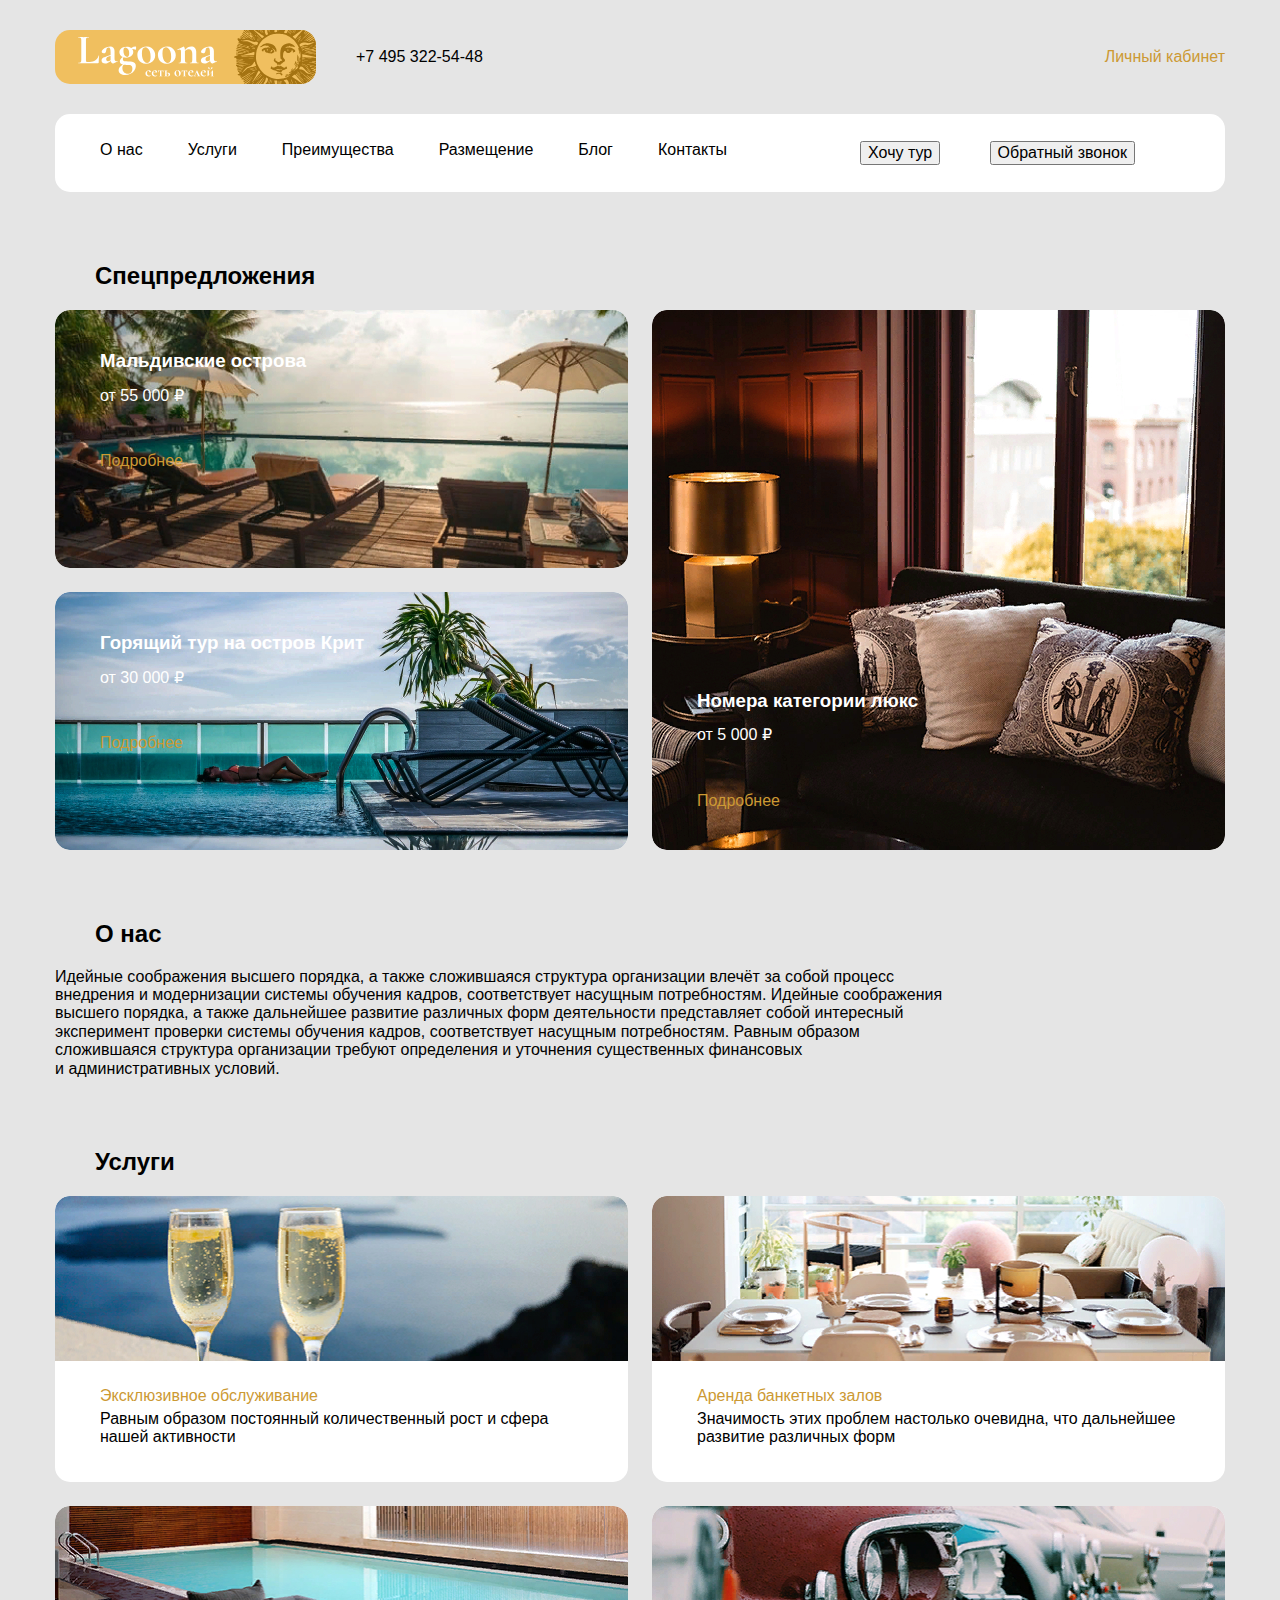
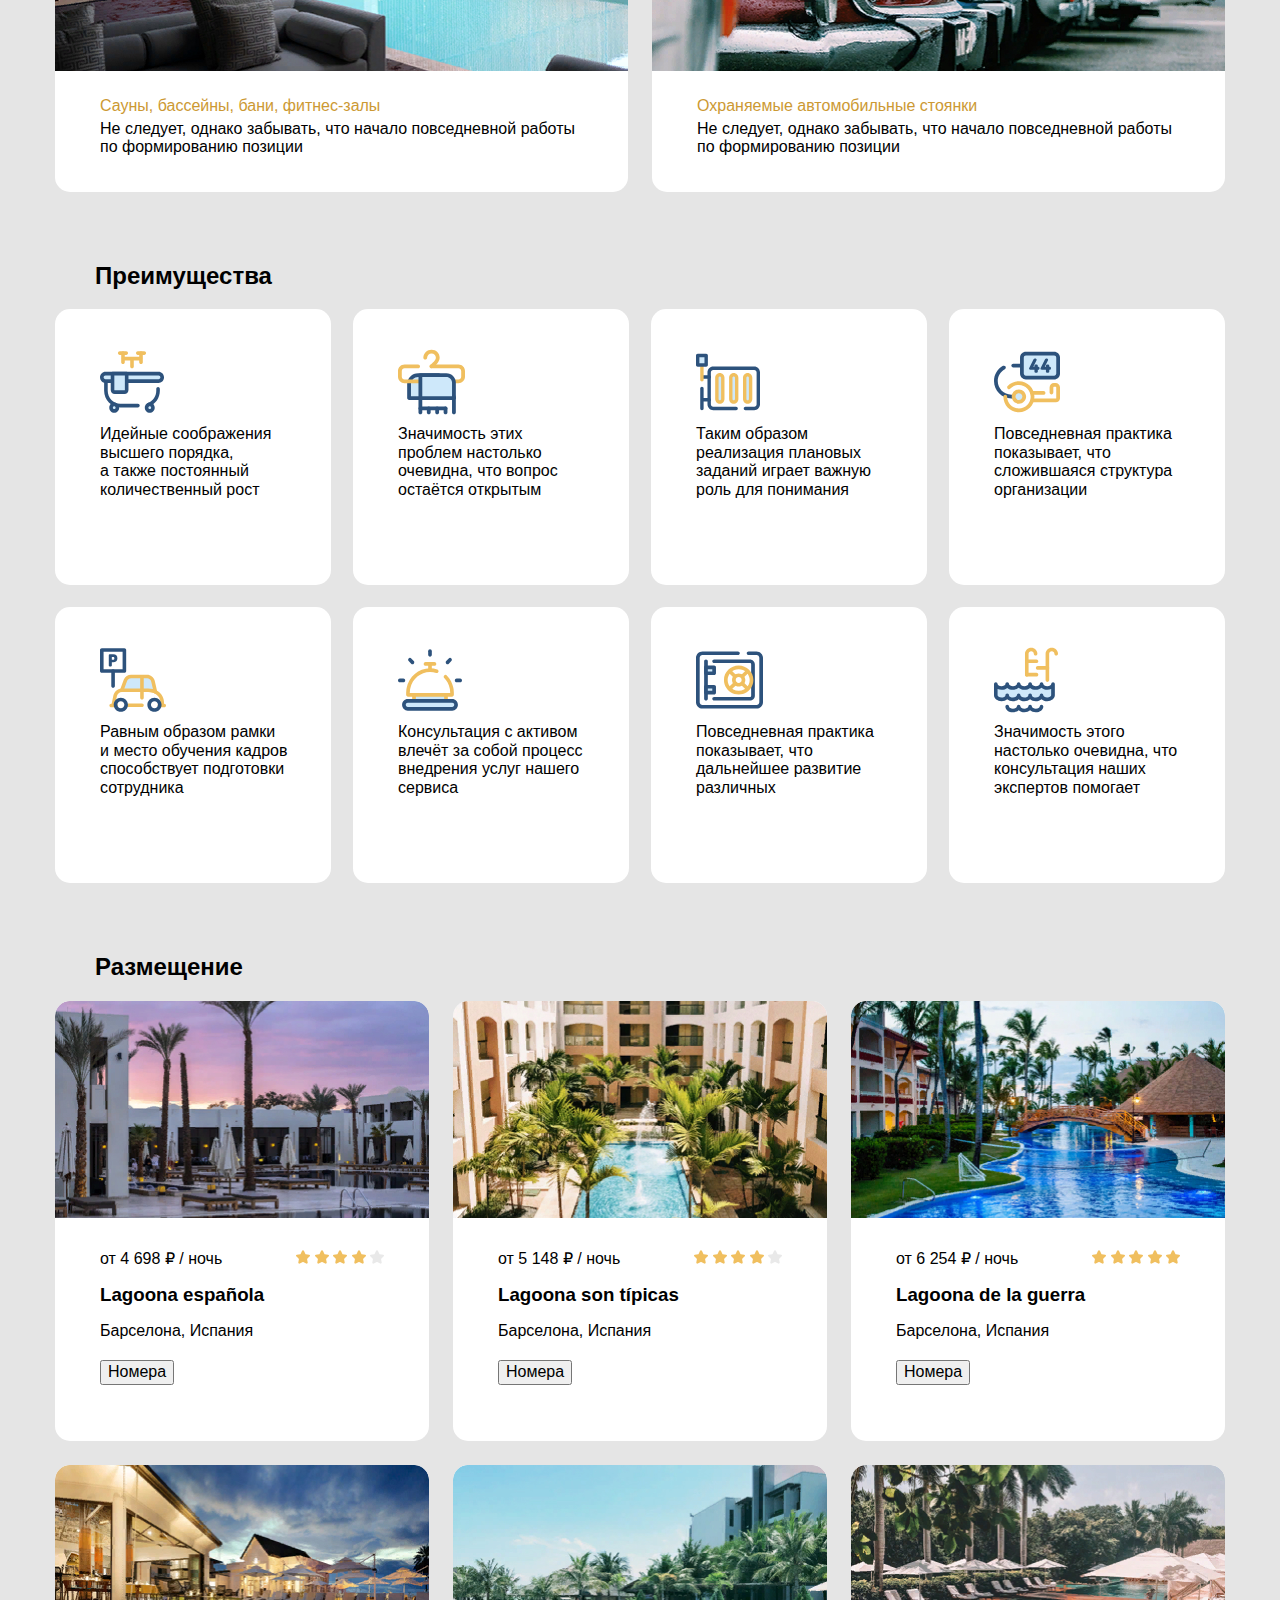
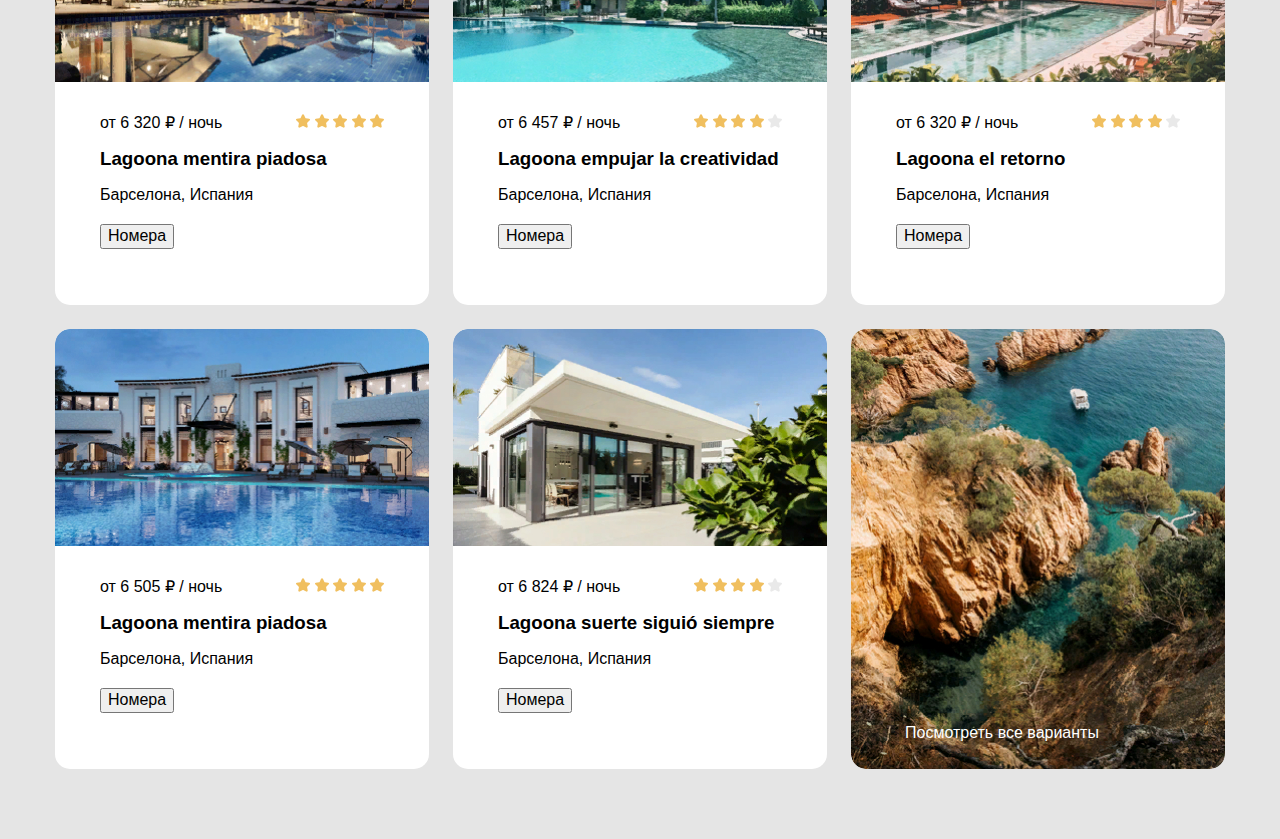
<file: 07_layout-flexbox/index.html>
<!DOCTYPE html>
<html lang="ru">

<head>
  <meta charset="UTF-8">
  <meta http-equiv="X-UA-Compatible" content="IE=edge">
  <meta name="viewport" content="width=device-width, initial-scale=1.0">
  <link rel="stylesheet" href="css/normalize.css">
  <link rel="stylesheet" href="css/style.css">

  <title>Отели</title>
</head>

<body>
  <div class="container-content-body">
    <header class="header">
      <div class="header-info flex">
        <img src="img/logo.svg" alt="logo" class="header-logo">
        <a href="tel:+74953225448" class="contact-link header-link">
          +7 495 322-54-48
        </a>
        <a href="#" class="link header-account header-link">
          Личный кабинет
        </a>
      </div>
      <div class="indent header-info-link flex">
        <nav class="header-nav header-item">
          <ul class="list-reset header-list flex">
            <li class="header-list-item">
              <a href="#" class="header-link">
                О нас
              </a>
            </li>
            <li class="header-list-item">
              <a href="#" class="header-link">
                Услуги
              </a>
            </li>
            <li class="header-list-item">
              <a href="#" class="header-link">
                Преимущества
              </a>
            </li>
            <li class="header-list-item">
              <a href="#" class="header-link">
                Размещение
              </a>
            </li>
            <li class="header-list-item">
              <a href="#" class="header-link">
                Блог
              </a>
            </li>
            <li class="header-list-item">
              <a href="#" class="header-link">
                Контакты
              </a>
            </li>
          </ul>
        </nav>
        <div class="btn">
          <button class="header-btn header-btn-tour">
            Хочу тур
          </button>
          <button class="header-btn header-btn-call">
            Обратный звонок
          </button>
        </div>
      </div>
    </header>
    <main>
      <h1 class="title">Отель Lagoona</h1>
      <section class="specials">
        <h2 class="sections-title section-text-title">
          Спецпредложения
        </h2>
        <div class="indent special-container flex">
          <div class="special-block special-block-left flex">
            <div class="img-box special-image-block">
              <article class="special-content flex">
                <h3 class="special-title special-text special-text-left">
                  Мальдивские острова
                </h3>
                <span class="special-text special-price-text">
                  от 55 000 ₽
                </span>
                <a href="#" class="special-link link">
                  Подробнее
                </a>
              </article>
            </div>
            <div class="img-box special-box-bottom">
              <article class="special-content flex">
                <h3 class="special-title special-text special-text-left">
                  Горящий тур на&nbsp;остров Крит
                </h3>
                <span class="special-text special-price-text">
                  от 30 000 ₽
                </span>
                <a href="#" class="special-link link">
                  Подробнее
                </a>
              </article>
            </div>
          </div>
          <div class="special-image-block-right flex">
            <div class="special-content special-block">
              <article class="special-box special-content-right text-right flex">
                <h3 class="special-title special-text special-title-card">
                  Номера категории люкс
                </h3>
                <span class="special-text special-price-text">
                  от 5 000 ₽
                </span>
                <a href="#" class="special-link link">
                  Подробнее
                </a>
              </article>
            </div>
          </div>
        </div>
      </section>
      <section>
        <div class="container-about">
          <h2 class="sections-title about">
            О&nbsp;нас
          </h2>
          <p class="indent sections-item sections-item-about">
            Идейные соображения высшего порядка, а&nbsp;также сложившаяся структура организации влечёт за&nbsp;собой
            процесс внедрения и&nbsp;модернизации системы обучения кадров, соответствует насущным потребностям.
            Идейные
            соображения высшего порядка, а&nbsp;также дальнейшее развитие различных форм деятельности представляет
            собой
            интересный эксперимент проверки системы обучения кадров, соответствует насущным потребностям. Равным
            образом
            сложившаяся структура организации требуют определения и&nbsp;уточнения существенных финансовых
            и&nbsp;административных условий.
          </p>
        </div>
      </section>
      <section>
        <div class="container-services">
          <h2 class="sections-title">
            Услуги
          </h2>
          <div class="indent cards-block flex">
            <ul class="list-reset cards-services flex">
              <li class="card-services">
                <div class="image-block-service"></div>
                <div class="services-block-text">
                  <a href="#" class="link link-service">
                    Эксклюзивное обслуживание
                  </a>
                  <p class="services-item-text">
                    Равным образом постоянный количественный рост и&nbsp;сфера нашей активности
                  </p>
                </div>
              </li>
              <li class="card-services">
                <div class="image-block-lease"></div>
                <div class="services-block-text">
                  <a href="#" class="link link-service">
                    Аренда банкетных залов
                  </a>
                  <p class="services-item-text">
                    Значимость этих проблем настолько очевидна, что дальнейшее развитие различных форм
                  </p>
                </div>
              </li>
              <li class="card-services">
                <div class="image-block-services"></div>
                <div class="services-block-text">
                  <a href="#" class="link link-service">
                    Сауны, бассейны, бани, фитнес-залы
                  </a>
                  <p class="services-item-text">
                    Не&nbsp;следует, однако забывать, что начало повседневной работы по&nbsp;формированию позиции
                  </p>
                </div>
              </li>
              <li class="card-services">
                <div class="image-block-parking"></div>
                <div class="services-block-text">
                  <a href="#" class="link link-service">
                    Охраняемые автомобильные стоянки
                  </a>
                  <p class="services-item-text">
                    Не&nbsp;следует, однако забывать, что начало повседневной работы по&nbsp;формированию позиции
                  </p>
                </div>
              </li>
            </ul>
          </div>
        </div>
      </section>
      <section>
        <div class="section-privilege">
          <h2 class="sections-title privilege">
            Преимущества
          </h2>
          <ul class="indent list-reset cards-privilege flex">
            <li class="card-privilege">
              <div class="image-block-privilage-1"></div>
              <p class="card-item-privilege">
                Идейные соображения высшего порядка,
                а&nbsp;также постоянный количественный рост
              </p>
            </li>
            <li class="card-privilege">
              <div class="image-block-privilage-2"></div>
              <p class="card-item-privilege">
                Значимость этих проблем настолько очевидна, что вопрос остаётся открытым
              </p>
            </li>
            <li class="card-privilege">
              <div class="image-block-privilage-3"></div>
              <p class="card-item-privilege">
                Таким образом реализация плановых заданий играет важную роль для понимания
              </p>
            </li>
            <li class="card-privilege">
              <div class="image-block-privilage-4"></div>
              <p class="card-item-privilege">
                Повседневная практика показывает, что сложившаяся структура организации
              </p>
            </li>
            <li class="card-privilege">
              <div class="image-block-privilage-5"></div>
              <p class="card-item-privilege">
                Равным образом рамки и&nbsp;место обучения кадров способствует подготовки сотрудника
              </p>
            </li>
            <li class="card-privilege">
              <div class="image-block-privilage-6"></div>
              <p class="card-item-privilege">
                Консультация с&nbsp;активом влечёт за&nbsp;собой процесс внедрения услуг нашего сервиса
              </p>
            </li>
            <li class="card-privilege">
              <div class="image-block-privilage-7"></div>
              <p class="card-item-privilege">
                Повседневная практика показывает, что дальнейшее развитие различных
              </p>
            </li>
            <li class="card-privilege">
              <div class="image-block-privilage-8"></div>
              <p class="card-item-privilege">
                Значимость этого настолько очевидна, что консультация наших экспертов помогает
              </p>
            </li>
          </ul>
        </div>
      </section>
      <section>
        <div class="section-location">
          <h2 class="sections-title location">
            Размещение
          </h2>
          <ul class="indent list-reset sections-cards-location flex">
            <li class="card-location">
              <div class="img-block-location-1"></div>
              <div class="block-location-text">
                <div class="information-hotel flex">
                  <div class="price-night ">
                    <span class="pretext">от</span>
                    <span class="price">4 698 ₽</span>
                    <span class="night">/ ночь</span>
                  </div>
                  <div class="rating-star">
                    <img src="img/i-star.svg" alt="Рейтинг отеля 4 из 5">
                    <img src="img/i-star.svg" alt="">
                    <img src="img/i-star.svg" alt="">
                    <img src="img/i-star.svg" alt="">
                    <img src="img/i-star-empty.svg" alt="">
                  </div>
                </div>
                <h3 class="card-item-text">
                  Lagoona espa&ntilde;ola
                </h3>
                <span class="card-item-text text-location">
                  Барселона, Испания
                </span>
                <div class="btn">
                  <button class="btn-location">
                    Номера
                  </button>
                </div>
              </div>
            </li>
            <li class="card-location">
              <div class="img-block-location-2"></div>
              <div class="block-location-text">
                <div class="information-hotel flex">
                  <div class="price-night">
                    <span class="pretext">от</span>
                    <span class="price">5 148 ₽</span>
                    <span class="night">/ ночь</span>
                  </div>
                  <div class="rating-star">
                    <img src="img/i-star.svg" alt="Рейтинг отеля 4 из 5">
                    <img src="img/i-star.svg" alt="">
                    <img src="img/i-star.svg" alt="">
                    <img src="img/i-star.svg" alt="">
                    <img src="img/i-star-empty.svg" alt="">
                  </div>
                </div>
                <h3 class="card-item-text">
                  Lagoona son t&iacute;picas
                </h3>
                <span class="card-item-text text-location">
                  Барселона, Испания
                </span>
                <div class="btn">
                  <button class="btn-location">
                    Номера
                  </button>
                </div>
              </div>
            </li>
            <li class="card-location">
              <div class="img-block-location-3"></div>
              <div class="block-location-text">
                <div class="information-hotel flex">
                  <div class="price-night ">
                    <span class="pretext">от</span>
                    <span class="price">6 254 ₽</span>
                    <span class="night">/ ночь</span>
                  </div>
                  <div class="rating-star">
                    <img src="img/i-star.svg" alt="Рейтинг отеля 5 из 5">
                    <img src="img/i-star.svg" alt="">
                    <img src="img/i-star.svg" alt="">
                    <img src="img/i-star.svg" alt="">
                    <img src="img/i-star.svg" alt="">
                  </div>
                </div>
                <h3 class="card-item-text">
                  Lagoona de&nbsp;la&nbsp;guerra
                </h3>
                <span class="card-item-text text-location">
                  Барселона, Испания
                </span>
                <div class="btn">
                  <button class="btn-location">
                    Номера
                  </button>
                </div>
              </div>
            </li>
            <li class="card-location">
              <div class="img-block-location-4"></div>
              <div class="block-location-text">
                <div class="information-hotel flex">
                  <div class="price-night ">
                    <span class="pretext">от</span>
                    <span class="price">6 320 ₽</span>
                    <span class="night">/ ночь</span>
                  </div>
                  <div class="rating-star">
                    <img src="img/i-star.svg" alt="Рейтинг отеля 5 из 5">
                    <img src="img/i-star.svg" alt="">
                    <img src="img/i-star.svg" alt="">
                    <img src="img/i-star.svg" alt="">
                    <img src="img/i-star.svg" alt="">
                  </div>
                </div>
                <h3 class="card-item-text">
                  Lagoona mentira piadosa
                </h3>
                <span class="card-item-text text-location">
                  Барселона, Испания
                </span>
                <div class="btn">
                  <button class="btn-location">
                    Номера
                  </button>
                </div>
              </div>
            </li>
            <li class="card-location">
              <div class="img-block-location-5"></div>
              <div class="block-location-text">
                <div class="information-hotel flex">
                  <div class="price-night ">
                    <span class="pretext">от</span>
                    <span class="price">6 457 ₽</span>
                    <span class="night">/ ночь</span>
                  </div>
                  <div class="rating-star">
                    <img src="img/i-star.svg" alt="Рейтинг отеля 4 из 5">
                    <img src="img/i-star.svg" alt="">
                    <img src="img/i-star.svg" alt="">
                    <img src="img/i-star.svg" alt="">
                    <img src="img/i-star-empty.svg" alt="">
                  </div>
                </div>
                <h3 class="card-item-text">
                  Lagoona empujar la&nbsp;creatividad
                </h3>
                <span class="card-item-text text-location">
                  Барселона, Испания
                </span>
                <div class="btn">
                  <button class="btn-location">
                    Номера
                  </button>
                </div>
              </div>
            </li>
            <li class="card-location">
              <div class="img-block-location-6"></div>
              <div class="block-location-text">
                <div class="information-hotel flex">
                  <div class="price-night ">
                    <span class="pretext">от</span>
                    <span class="price">6 320 ₽</span>
                    <span class="night">/ ночь</span>
                  </div>
                  <div class="rating-star">
                    <img src="img/i-star.svg" alt="Рейтинг отеля 4 из 5">
                    <img src="img/i-star.svg" alt="">
                    <img src="img/i-star.svg" alt="">
                    <img src="img/i-star.svg" alt="">
                    <img src="img/i-star-empty.svg" alt="">
                  </div>
                </div>
                <h3 class="card-item-text">
                  Lagoona el&nbsp;retorno
                </h3>
                <span class="card-item-text text-location">
                  Барселона, Испания
                </span>
                <div class="btn">
                  <button class="btn-location">
                    Номера
                  </button>
                </div>
              </div>
            </li>
            <li class="card-location">
              <div class="img-block-location-7"></div>
              <div class="block-location-text">
                <div class="information-hotel flex">
                  <div class="price-night ">
                    <span class="pretext">от</span>
                    <span class="price">6 505 ₽</span>
                    <span class="night">/ ночь</span>
                  </div>
                  <div class="rating-star">
                    <img src="img/i-star.svg" alt="Рейтинг отеля 5 из 5">
                    <img src="img/i-star.svg" alt="">
                    <img src="img/i-star.svg" alt="">
                    <img src="img/i-star.svg" alt="">
                    <img src="img/i-star.svg" alt="">
                  </div>
                </div>
                <h3 class="card-item-text">
                  Lagoona mentira piadosa
                </h3>
                <span class="card-item-text text-location">
                  Барселона, Испания
                </span>
                <div class="btn">
                  <button class="btn-location">
                    Номера
                  </button>
                </div>
              </div>
            </li>
            <li class="card-location">
              <div class="img-block-location-8"></div>
              <div class="block-location-text">
                <div class="information-hotel flex">
                  <div class="price-night ">
                    <span class="pretext">от</span>
                    <span class="price">6 824 ₽</span>
                    <span class="night">/ ночь</span>
                  </div>
                  <div class="rating-star">
                    <img src="img/i-star.svg" alt="Рейтинг отеля 4 из 5">
                    <img src="img/i-star.svg" alt="">
                    <img src="img/i-star.svg" alt="">
                    <img src="img/i-star.svg" alt="">
                    <img src="img/i-star-empty.svg" alt="">
                  </div>
                </div>
                <h3 class="card-item-text">
                  Lagoona suerte sigui&oacute; siempre
                </h3>
                <span class="card-item-text text-location">
                  Барселона, Испания
                </span>
                <div class="btn">
                  <button class="btn-location">
                    Номера
                  </button>
                </div>
              </div>
            </li>
            <li class="card-location options-block">
              <div class="img-block-location-9">
                <a href="#" class="card-location-link">
                  Посмотреть все варианты
                </a>
              </div>
            </li>
          </ul>
        </div>
      </section>
      <!-- <section class="tour indent">
        <h2 class="section-title-tour">
          Хочу тур
        </h2>
        <div class="section-item-tour flex">
          <div class="section-tour section-tour-city">
            <label for="#" class="select-title">
              Город вылета
            </label>
            <select name="#" id="#" class="select select-city">
              <option value="Санкт-Петербург">
                Санкт-Петербург
              </option>
            </select>
          </div>
          <div class="section-tour section-tour-country">
            <label for="#" class="select-title">
              Страна
            </label>
            <select name="#" id="country" class="select select-county">
              <option value="Австралия">
                Австралия
              </option>
            </select>
          </div>
          <div class="section-tour section-tour-date">
            <label for="#" class="select-title">
              Дата прибытия
            </label>
            <input type="date" value="2021-10-18" name="date-departure" class="select">
          </div>
          <div class="section-tour section-tour-nights">
            <label for="#" class="select-title night-number">
              Ночей
            </label>
            <input type="number" value="6" name="night" class="select">
          </div>
          <div class="section-tour section-tour-tourists">
            <label for="#" class="select-title">
              Туристы
            </label>
            <input type="number" value="2" name="tourists" class="select">
          </div>
          <div class="btn">
            <button class="btn-tour">
              Найти
            </button>
          </div>
        </div>
      </section> -->
      <!-- <section>
        <h2 class="sections-title">
          Контакты
        </h2>
        <div class="container-contacts">
          <div class="contacts">
            <div class="contacts-address">
              <p class="contacts-name-block address-title">
                Адрес
              </p>
              <address class="contacts-address-text contacts-text">
                Москва, улица Юности, дом 5&nbsp;строение&nbsp;4, офис&nbsp;2
              </address>
            </div>
            <div class="contacts-telephone">
              <p class="contacts-name-block telephone-title">
                Телефоны
              </p>
              <div class="contacts-telephone-text">
                <a href="tel:+74995356434" class="contacts-item-text contacts-text">
                  +7 499 535-64-34
                </a>
                <a href="tel:+74950050544" class="contacts-item-text contacts-text">
                  +7 495 005-05-44
                </a>
              </div>
            </div>
            <div class="contacts-email">
              <p class="contacts-name-block">
                Email
              </p>
              <div class="contacts-email-link">
                <div class="contacts-email-text">
                  <a href="mailto:lg.oona@mail.ru" class="contacts-item-link contacts-text">
                    lg.oona@mail.ru
                  </a>
                  <p class="subtext-item-link contacts-text">
                    по&nbsp;вопросам бронирования
                  </p>
                  <a href="mailto:hotels.ln@mail.ru" class="contacts-item-link contacts-text">
                    hotels.ln@mail.ru
                  </a>
                  <p class="subtext-item-link contacts-text">
                    по&nbsp;вопросам сотрудничества
                  </p>
                </div>
              </div>
            </div>
            <div class="contacts-timeline">
              <p class="contacts-name-block">
                График
              </p>
              <p class="timeline contacts-text">
                Понедельник-пятница, с&nbsp;10:00 до&nbsp;19:00
              </p>
            </div>
            <button class="navigation contacts-text">
              Построить маршрут
            </button>
          </div>
          <div class="img-hotel">
          </div>
        </div>
      </section> -->
    </main>
    <!-- <footer class="footer">
      <div class="footer-item">
        <div class="footer-text footer-text-left">
          <ul class="list-reset footer-info">
            <li class="footer-item-text text-left-1">
              &copy;&nbsp;2012&ndash;2020 Управляющая компания Объединённой сети &laquo;Лагуна Хотелс&raquo;
            </li>
            <li class="footer-item-text text-left-2">
              Представленная на&nbsp;сайте информация носит справочный характер и&nbsp;не&nbsp;является публичной
              офертой
            </li>
            <li class="footer-item-text link-left">
              <a href="#" class="footer-link">
                Пользовательское соглашение
              </a>
            </li>
          </ul>
        </div>
        <div class="footer-text footer-text-right">
          <ul class="list-reset footer-info">
            <li class="footer-item-text text-right">
              11710, улица Юности, дом 5&nbsp;строение&nbsp;4, офис&nbsp;2
            </li>
            <li class="footer-item-text link-right-1">
              <a href="tel:+74995356434" class="footer-link">
                +7 499 535-64-34
              </a>
              <a href="tel:+74950050544" class="footer-link">
                +7 495 005-05-44
              </a>
            </li>
            <li class="footer-item-text link-right-2">
              <a href="mailto:lg.oona@mail.ru" class="footer-link">
                lg.oona@mail.ru
              </a>
              <a href="mailto:hotels.ln@mail.ru" class="footer-link">
                hotels.ln@mail.ru
              </a>
            </li>
          </ul>
          <div class="img-sun-footer"></div>
          <div class="icon-social">
            <ul class="list-reset footer-social">
              <li class="footer-social-icon icon-1">
                <svg width="25" height="25" viewBox="0 0 25 25" fill="none" xmlns="http://www.w3.org/2000/svg">
                  <a href="#">
                    <path
                      d="M17.1779 11.7844C16.3343 11.7844 15.6441 12.449 15.6441 13.2926C15.6441 14.1362 16.3343 14.8263 17.1523 14.8263C17.9959 14.8263 18.6605 14.1362 18.6605 13.3182C18.6861 12.449 18.0214 11.7844 17.1779 11.7844ZM17.1779 14.0595C16.7433 14.0595 16.411 13.7272 16.411 13.2926C16.411 12.858 16.7433 12.5257 17.1779 12.5257C17.6124 12.5257 17.9447 12.8836 17.9447 13.2926C17.9447 13.7272 17.5869 14.0595 17.1779 14.0595Z"
                      fill="#999999" />
                    <path
                      d="M7.7965 9.58598C5.77707 9.56042 4.01327 11.2475 4.06439 13.3948C4.08996 15.3886 5.75151 17.1013 7.84762 17.0757C9.89261 17.0502 11.5542 15.3886 11.5542 13.3436C11.5542 11.2731 9.89261 9.58598 7.7965 9.58598ZM7.84762 15.6187C6.49282 15.6698 5.39364 14.5962 5.39364 13.2925C5.39364 11.9633 6.49282 10.9408 7.71981 10.9663C8.99793 10.9663 10.046 11.9888 10.046 13.2925C10.0715 14.5962 9.04905 15.5676 7.84762 15.6187Z"
                      fill="#999999" />
                    <path
                      d="M12.5 0C5.59815 0 0 5.59815 0 12.5C0 19.4018 5.59815 25 12.5 25C19.4018 25 25 19.4018 25 12.5C25 5.59815 19.4018 0 12.5 0ZM19.683 17.3568C18.9161 17.8425 18.0726 18.0726 17.1779 18.0726C16.7945 18.0726 16.411 18.0215 16.0532 17.9192C15.1585 17.6891 14.3916 17.229 13.7525 16.5644C13.6759 16.4877 13.5992 16.3855 13.4969 16.2832C13.1646 16.7945 12.8323 17.2801 12.5 17.7914C12.1677 17.2801 11.8354 16.7945 11.5031 16.3088C11.4775 16.3088 11.4775 16.3343 11.4775 16.3343L11.4519 16.3599C10.6851 17.2801 9.71369 17.817 8.53782 18.0215C7.8732 18.1237 7.23414 18.0981 6.59509 17.9192C5.7004 17.6636 4.93353 17.2035 4.29447 16.4877C3.68098 15.7975 3.3231 15.0051 3.16973 14.0849C3.01636 13.2413 3.19529 12.4233 3.24642 12.2188C3.39979 11.6309 3.62985 11.1196 3.98773 10.6339C4.01329 10.6084 4.01329 10.5317 4.01329 10.5061C3.88548 9.99488 3.62985 9.53475 3.34867 9.07463C3.27198 8.97238 3.19529 8.87013 3.11861 8.74232V8.71676C3.14417 8.71676 3.14417 8.71676 3.16973 8.71676C4.11554 8.71676 5.06134 8.71676 6.00715 8.71676C6.05828 8.71676 6.08384 8.6912 6.13496 8.66564C6.79958 8.23108 7.51533 7.89876 8.25664 7.64314C8.79345 7.4642 9.33026 7.31083 9.89263 7.20858C10.4294 7.10633 10.9662 7.02964 11.5286 7.00408C12.8579 6.90183 13.9315 7.02964 14.6472 7.13189C15.184 7.20858 15.6953 7.33639 16.2065 7.48977C17.1012 7.77095 17.9192 8.15439 18.7116 8.64007C18.7628 8.66564 18.8394 8.6912 18.9161 8.6912C19.8364 8.6912 20.7566 8.6912 21.6769 8.6912C21.7536 8.6912 21.8302 8.6912 21.9069 8.6912C21.9069 8.71676 21.9069 8.71676 21.9069 8.71676C21.8558 8.79345 21.8302 8.84457 21.7791 8.92126C21.4724 9.40694 21.1912 9.89263 21.0378 10.455C21.0122 10.5061 21.0122 10.5572 21.0634 10.6339C21.8814 11.8098 22.137 13.1135 21.8047 14.5194C21.4468 15.7208 20.7566 16.6667 19.683 17.3568Z"
                      fill="#999999" />
                    <path
                      d="M7.71982 11.7844C6.90182 11.7844 6.21164 12.4746 6.21164 13.2926C6.21164 14.1362 6.90182 14.8008 7.74538 14.8008C8.56338 14.8008 9.25356 14.1106 9.25356 13.267C9.25356 12.449 8.58894 11.7844 7.71982 11.7844ZM7.74538 14.085C7.31082 14.085 6.95295 13.7527 6.95295 13.2926C6.95295 12.858 7.28526 12.5257 7.71982 12.5257C8.15438 12.5257 8.48669 12.858 8.51225 13.2926C8.53781 13.7272 8.17994 14.0595 7.74538 14.085Z"
                      fill="#999999" />
                    <path
                      d="M17.1012 9.61152C15.0562 9.66264 13.4458 11.2986 13.4202 13.3436C13.4202 15.4142 15.1073 17.1268 17.1779 17.1013C19.2484 17.1013 20.9356 15.4397 20.9356 13.3436C20.9356 11.1964 19.1718 9.56039 17.1012 9.61152ZM17.2801 15.6187C15.9253 15.6698 14.8517 14.5962 14.8517 13.2925C14.8517 11.9633 15.9509 10.9408 17.1779 10.9663C18.456 10.9663 19.5041 11.9888 19.5041 13.2925C19.5041 14.5706 18.4816 15.5675 17.2801 15.6187Z"
                      fill="#999999" />
                    <path
                      d="M13.9826 9.86723C14.8006 9.10035 15.7975 8.71692 16.9223 8.61467C15.593 8.02674 14.1871 7.77111 12.73 7.74555C11.094 7.71999 9.48361 7.95005 7.97543 8.58911C9.12574 8.6658 10.1227 9.04923 10.9662 9.8161C11.8098 10.583 12.2955 11.5543 12.4744 12.6791C12.6789 11.5799 13.1646 10.6341 13.9826 9.86723Z"
                      fill="#999999" />
                  </a>
                </svg>
              </li>
              <li class="footer-social-icon icon-2">
                <svg width="25" height="25" viewBox="0 0 25 25" fill="none" xmlns="http://www.w3.org/2000/svg">
                  <a href="#">
                    <path
                      d="M10.7106 8.32552C10.7106 9.35607 11.546 10.1916 12.5766 10.1916C13.6071 10.1916 14.4426 9.35607 14.4426 8.32552C14.4426 7.29496 13.6071 6.4595 12.5766 6.4595C11.546 6.4595 10.7106 7.29496 10.7106 8.32552Z"
                      fill="#999999" />
                    <path fill-rule="evenodd" clip-rule="evenodd"
                      d="M12.5 25C19.4036 25 25 19.4036 25 12.5C25 5.59644 19.4036 0 12.5 0C5.59644 0 0 5.59644 0 12.5C0 19.4036 5.59644 25 12.5 25ZM8.06251 8.32546C8.06251 5.83243 10.0835 3.81137 12.5766 3.81137C15.0697 3.81137 17.0907 5.83243 17.0907 8.32546C17.0907 10.8185 15.0697 12.8397 12.5766 12.8397C10.0835 12.8397 8.06251 10.8185 8.06251 8.32546ZM17.1176 15.1617C17.0604 15.2076 15.9774 16.0634 14.1702 16.4316L16.8981 19.1351C17.3778 19.6141 17.3784 20.3912 16.8994 20.8709C16.4205 21.3506 15.6435 21.3514 15.1636 20.8723L12.5153 18.2933L10.1099 20.8557C9.86912 21.1055 9.54789 21.2311 9.22631 21.2311C8.91959 21.2311 8.61261 21.117 8.37443 20.8873C7.88644 20.4168 7.8723 19.6398 8.34283 19.1518L10.932 16.4459C9.07424 16.0864 7.94659 15.2083 7.88852 15.1617C7.3597 14.7376 7.27476 13.9651 7.69885 13.4362C8.12288 12.9074 8.8953 12.8225 9.42424 13.2465C9.4354 13.2556 10.6149 14.1416 12.5153 14.1429C14.4157 14.1416 15.5707 13.2556 15.5819 13.2465C16.1109 12.8225 16.8833 12.9074 17.3073 13.4362C17.7314 13.9651 17.6464 14.7376 17.1176 15.1617Z"
                      fill="#999999" />
                  </a>
                </svg>
              </li>
              <li class="footer-social-icon icon-3">
                <svg width="25" height="25" viewBox="0 0 25 25" fill="none" xmlns="http://www.w3.org/2000/svg">
                  <a href="">
                    <path
                      d="M12.5 0C5.59815 0 0 5.59815 0 12.5C0 19.4018 5.59815 25 12.5 25C19.4018 25 25 19.4018 25 12.5C25 5.59815 19.4018 0 12.5 0ZM18.8394 13.8548C19.4274 14.4172 20.0409 14.954 20.5521 15.593C20.7822 15.8742 21.0122 16.1554 21.1656 16.4877C21.3957 16.9478 21.1912 17.4591 20.7822 17.4846H18.226C17.5613 17.5358 17.0501 17.2801 16.59 16.82C16.2321 16.4622 15.8998 16.0787 15.5675 15.6953C15.4397 15.5419 15.2863 15.3885 15.1073 15.2863C14.7495 15.0562 14.4427 15.1329 14.2638 15.4908C14.0593 15.8742 14.0082 16.2832 13.9826 16.6922C13.957 17.3057 13.7781 17.4591 13.1646 17.4846C11.8609 17.5358 10.6339 17.3568 9.50919 16.6922C8.51226 16.1043 7.71983 15.3118 7.05521 14.3916C5.72597 12.6022 4.72903 10.6339 3.80879 8.61451C3.60429 8.15439 3.75767 7.92433 4.26891 7.89876C5.11247 7.8732 5.93046 7.8732 6.77402 7.89876C7.10633 7.89876 7.33639 8.10326 7.46421 8.41001C7.92433 9.50919 8.46114 10.5828 9.15132 11.5542C9.33026 11.8098 9.53475 12.0654 9.79038 12.2699C10.0971 12.4744 10.3016 12.3977 10.455 12.0654C10.5317 11.8609 10.5828 11.6309 10.6084 11.4008C10.6851 10.6339 10.6851 9.86707 10.5572 9.10019C10.4806 8.58895 10.2249 8.2822 9.73925 8.17995C9.48363 8.12883 9.53476 8.05214 9.637 7.89876C9.8415 7.6687 10.046 7.51533 10.4294 7.51533H13.318C13.7781 7.61758 13.8804 7.79652 13.9315 8.25664V11.4775C13.9315 11.6564 14.0082 12.1932 14.3405 12.2955C14.5961 12.3722 14.775 12.1677 14.9284 12.0143C15.6186 11.273 16.1043 10.4039 16.5644 9.50919C16.7689 9.10019 16.9223 8.6912 17.1012 8.2822C17.229 7.97545 17.408 7.82208 17.7658 7.82208H20.5521C20.6288 7.82208 20.7055 7.82208 20.8078 7.84764C21.2679 7.92433 21.3957 8.12883 21.2679 8.58895C21.0378 9.30469 20.6033 9.91819 20.1687 10.5061C19.7086 11.1452 19.1973 11.7587 18.7372 12.4233C18.2771 13.0368 18.3026 13.3435 18.8394 13.8548Z"
                      fill="#999999" />
                  </a>
                </svg>
              </li>
            </ul>
          </div>
        </div>
      </div>
    </footer> -->
  </div>
</body>

</html>
</file>
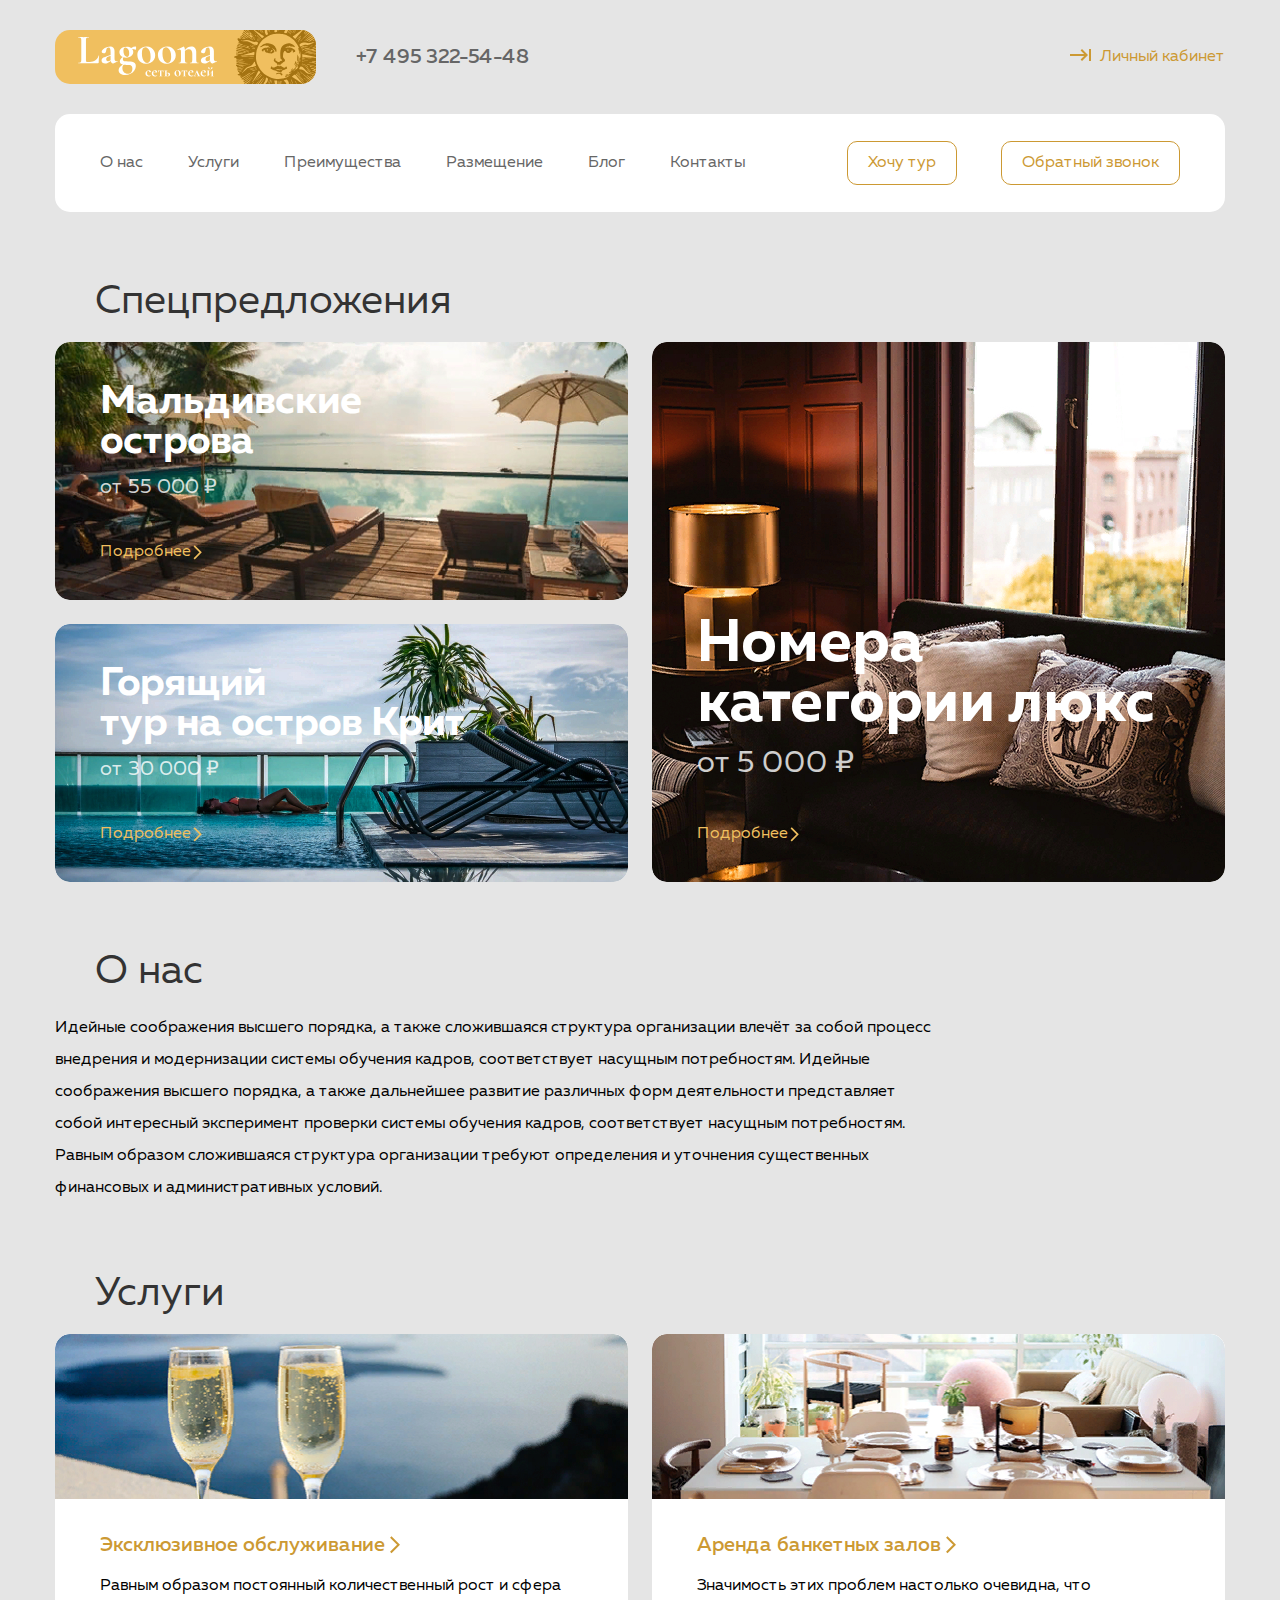
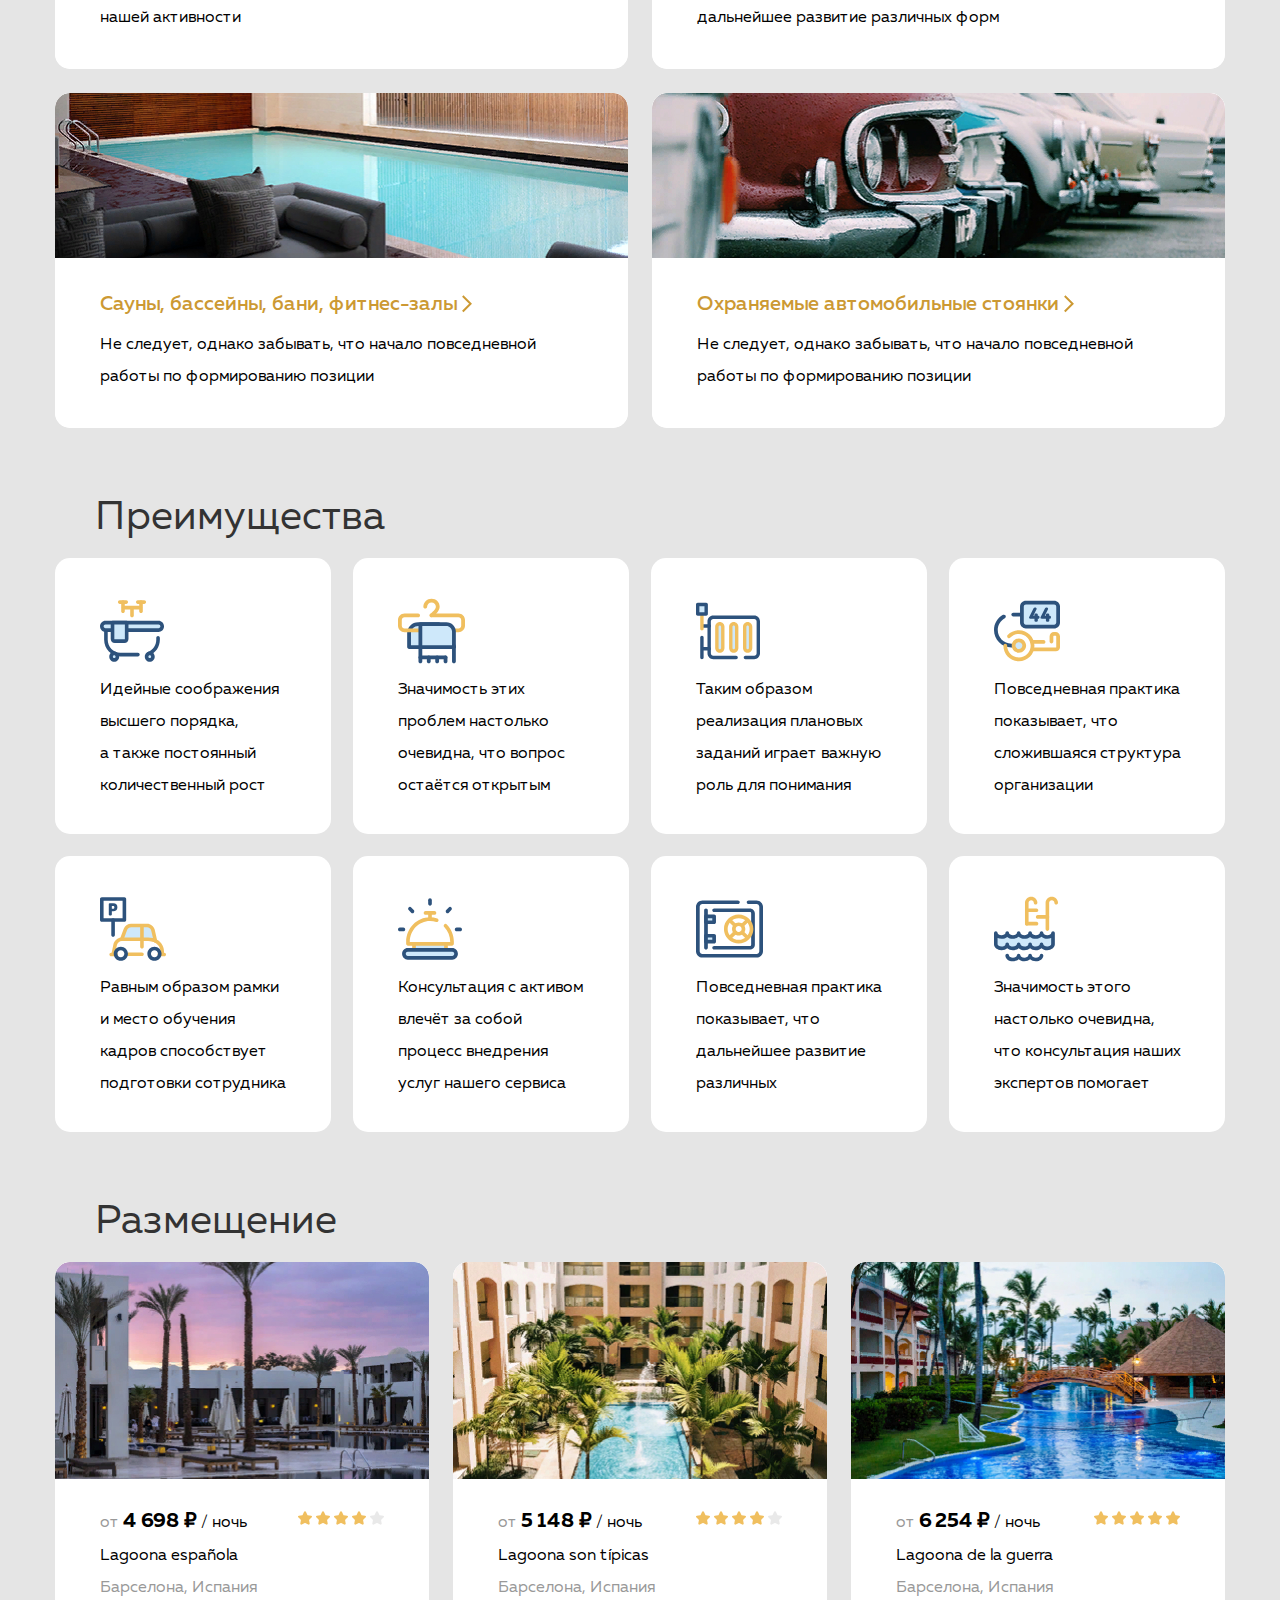
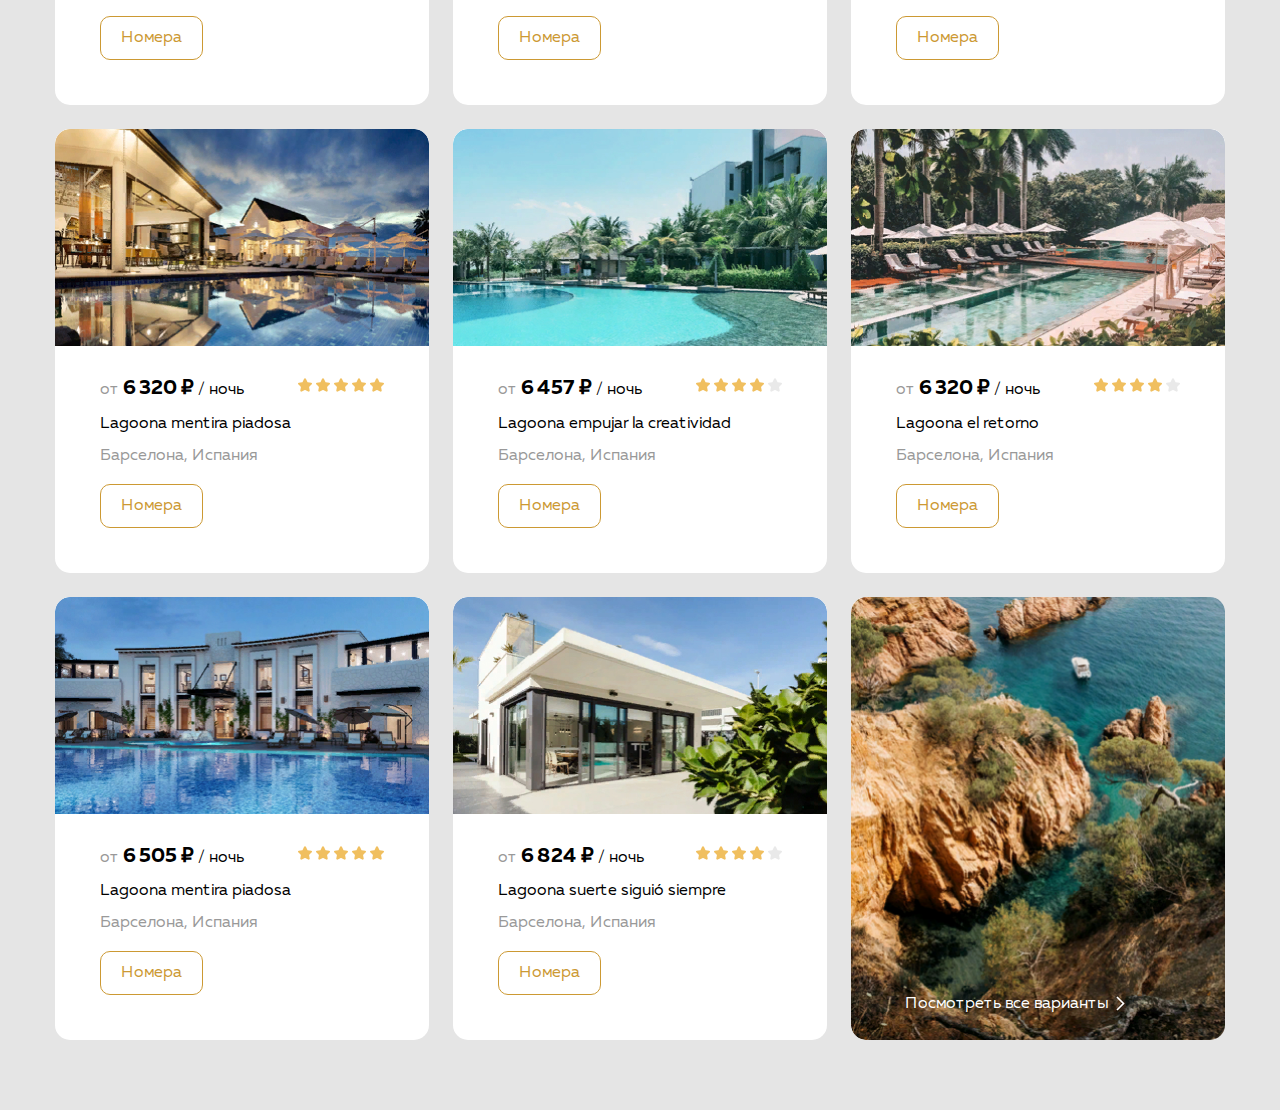
<file: 08_layout-stylization/index.html>
<!DOCTYPE html>
<html lang="ru">

<head>
  <meta charset="UTF-8">
  <meta http-equiv="X-UA-Compatible" content="IE=edge">
  <meta name="viewport" content="width=device-width, initial-scale=1.0">
  <link rel="stylesheet" href="css/normalize.css">
  <link rel="stylesheet" href="css/style.css">

  <title>Отели</title>
</head>

<body>
  <div class="container-content-body">
    <header class="header">
      <div class="header-info flex">
        <img src="img/logo.svg" alt="logo" class="header-logo">
        <a href="tel:+74953225448" class="contact-link">
          +7 495 322-54-48
        </a>
        <a href="#" class="link header-account">
          Личный кабинет
        </a>
      </div>
      <div class="indent header-info-link flex">
        <nav class="header-nav header-item flex">
          <ul class="list-reset header-list flex">
            <li class="header-list-item">
              <a href="#" class="header-link">
                О нас
              </a>
            </li>
            <li class="header-list-item">
              <a href="#" class="header-link">
                Услуги
              </a>
            </li>
            <li class="header-list-item">
              <a href="#" class="header-link">
                Преимущества
              </a>
            </li>
            <li class="header-list-item">
              <a href="#" class="header-link">
                Размещение
              </a>
            </li>
            <li class="header-list-item">
              <a href="#" class="header-link">
                Блог
              </a>
            </li>
            <li class="header-list-item">
              <a href="#" class="header-link">
                Контакты
              </a>
            </li>
          </ul>
        </nav>
        <div class="btn-block">
          <button class="btn header-btn header-btn-tour">
            Хочу тур
          </button>
          <button class="btn header-btn header-btn-call">
            Обратный звонок
          </button>
        </div>
      </div>
    </header>
    <main>
      <h1 class="title">Отель Lagoona</h1>
      <section class="specials">
        <h2 class="sections-title section-text-title">
          Спецпредложения
        </h2>
        <div class="indent special-container flex">
          <div class="special-block special-block-left flex">
            <div class="img-box special-image-block">
              <article class="special-content flex">
                <h3 class="special-title special-text special-text-left">
                  Мальдивские острова
                </h3>
                <span class="special-text special-price-text price-left">
                  от 55 000 ₽
                </span>
                <a href="#" class="special-link link">
                  Подробнее
                </a>
              </article>
            </div>
            <div class="img-box special-box-bottom">
              <article class="special-content flex">
                <h3 class="special-title special-text special-text-left">
                  Горящий <br> тур на&nbsp;остров Крит
                </h3>
                <span class="special-text special-price-text price-left">
                  от 30 000 ₽
                </span>
                <a href="#" class="special-link link">
                  Подробнее
                </a>
              </article>
            </div>
          </div>
          <div class="special-image-block-right flex">
            <div class="special-content special-block">
              <article class="special-box special-content-right text-right flex">
                <h3 class="special-title special-text special-title-card">
                  Номера категории люкс
                </h3>
                <span class="special-text special-price-text price-right">
                  от 5 000 ₽
                </span>
                <a href="#" class="special-link link">
                  Подробнее
                </a>
              </article>
            </div>
          </div>
        </div>
      </section>
      <section>
        <div class="container-about">
          <h2 class="sections-title about">
            О&nbsp;нас
          </h2>
          <p class="indent sections-item sections-item-about">
            Идейные соображения высшего порядка, а&nbsp;также сложившаяся структура организации влечёт за&nbsp;собой
            процесс внедрения и&nbsp;модернизации системы обучения кадров, соответствует насущным потребностям.
            Идейные
            соображения высшего порядка, а&nbsp;также дальнейшее развитие различных форм деятельности представляет
            собой
            интересный эксперимент проверки системы обучения кадров, соответствует насущным потребностям. Равным
            образом
            сложившаяся структура организации требуют определения и&nbsp;уточнения существенных финансовых
            и&nbsp;административных условий.
          </p>
        </div>
      </section>
      <section>
        <div class="container-services">
          <h2 class="sections-title">
            Услуги
          </h2>
          <div class="indent cards-block flex">
            <ul class="list-reset cards-services flex">
              <li class="card-services">
                <div class="image-block-service"></div>
                <div class="services-block-text">
                  <a href="#" class="link link-service">
                    Эксклюзивное обслуживание
                  </a>
                  <p class="services-item-text">
                    Равным образом постоянный количественный рост и&nbsp;сфера нашей активности
                  </p>
                </div>
              </li>
              <li class="card-services">
                <div class="image-block-lease"></div>
                <div class="services-block-text">
                  <a href="#" class="link link-service">
                    Аренда банкетных залов
                  </a>
                  <p class="services-item-text">
                    Значимость этих проблем настолько очевидна, что дальнейшее развитие различных форм
                  </p>
                </div>
              </li>
              <li class="card-services">
                <div class="image-block-services"></div>
                <div class="services-block-text">
                  <a href="#" class="link link-service">
                    Сауны, бассейны, бани, фитнес-залы
                  </a>
                  <p class="services-item-text">
                    Не&nbsp;следует, однако забывать, что начало повседневной работы по&nbsp;формированию позиции
                  </p>
                </div>
              </li>
              <li class="card-services">
                <div class="image-block-parking"></div>
                <div class="services-block-text">
                  <a href="#" class="link link-service">
                    Охраняемые автомобильные стоянки
                  </a>
                  <p class="services-item-text">
                    Не&nbsp;следует, однако забывать, что начало повседневной работы по&nbsp;формированию позиции
                  </p>
                </div>
              </li>
            </ul>
          </div>
        </div>
      </section>
      <section>
        <div class="section-privilege">
          <h2 class="sections-title privilege">
            Преимущества
          </h2>
          <ul class="indent list-reset cards-privilege flex">
            <li class="card-privilege">
              <div class="image-block-privilage-1"></div>
              <p class="card-item-privilege">
                Идейные соображения высшего порядка,
                а&nbsp;также постоянный количественный рост
              </p>
            </li>
            <li class="card-privilege">
              <div class="image-block-privilage-2"></div>
              <p class="card-item-privilege">
                Значимость этих проблем настолько очевидна, что вопрос остаётся открытым
              </p>
            </li>
            <li class="card-privilege">
              <div class="image-block-privilage-3"></div>
              <p class="card-item-privilege">
                Таким образом реализация плановых заданий играет важную роль для понимания
              </p>
            </li>
            <li class="card-privilege">
              <div class="image-block-privilage-4"></div>
              <p class="card-item-privilege">
                Повседневная практика показывает, что сложившаяся структура организации
              </p>
            </li>
            <li class="card-privilege">
              <div class="image-block-privilage-5"></div>
              <p class="card-item-privilege">
                Равным образом рамки и&nbsp;место обучения кадров способствует подготовки сотрудника
              </p>
            </li>
            <li class="card-privilege">
              <div class="image-block-privilage-6"></div>
              <p class="card-item-privilege">
                Консультация с&nbsp;активом влечёт за&nbsp;собой процесс внедрения услуг нашего сервиса
              </p>
            </li>
            <li class="card-privilege">
              <div class="image-block-privilage-7"></div>
              <p class="card-item-privilege">
                Повседневная практика показывает, что дальнейшее развитие различных
              </p>
            </li>
            <li class="card-privilege">
              <div class="image-block-privilage-8"></div>
              <p class="card-item-privilege">
                Значимость этого настолько очевидна, что консультация наших экспертов помогает
              </p>
            </li>
          </ul>
        </div>
      </section>
      <section>
        <div class="section-location">
          <h2 class="sections-title location">
            Размещение
          </h2>
          <ul class="indent list-reset sections-cards-location flex">
            <li class="card-location">
              <div class="img-block-location-1"></div>
              <div class="block-location-text">
                <div class="information-hotel flex">
                  <div class="price-night ">
                    <span class="pretext">от</span>
                    <span class="price">4 698 ₽</span>
                    <span class="night">/ ночь</span>
                  </div>
                  <div class="rating-star">
                    <img src="img/i-star.svg" alt="Рейтинг отеля 4 из 5">
                    <img src="img/i-star.svg" alt="">
                    <img src="img/i-star.svg" alt="">
                    <img src="img/i-star.svg" alt="">
                    <img src="img/i-star-empty.svg" alt="">
                  </div>
                </div>
                <h3 class="card-item-text">
                  Lagoona espa&ntilde;ola
                </h3>
                <span class="card-item-text text-location">
                  Барселона, Испания
                </span>
                <div class="btn-block">
                  <button class="btn btn-location">
                    Номера
                  </button>
                </div>
              </div>
            </li>
            <li class="card-location">
              <div class="img-block-location-2"></div>
              <div class="block-location-text">
                <div class="information-hotel flex">
                  <div class="price-night">
                    <span class="pretext">от</span>
                    <span class="price">5 148 ₽</span>
                    <span class="night">/ ночь</span>
                  </div>
                  <div class="rating-star">
                    <img src="img/i-star.svg" alt="Рейтинг отеля 4 из 5">
                    <img src="img/i-star.svg" alt="">
                    <img src="img/i-star.svg" alt="">
                    <img src="img/i-star.svg" alt="">
                    <img src="img/i-star-empty.svg" alt="">
                  </div>
                </div>
                <h3 class="card-item-text">
                  Lagoona son t&iacute;picas
                </h3>
                <span class="card-item-text text-location">
                  Барселона, Испания
                </span>
                <div class="btn-block">
                  <button class="btn btn-location">
                    Номера
                  </button>
                </div>
              </div>
            </li>
            <li class="card-location">
              <div class="img-block-location-3"></div>
              <div class="block-location-text">
                <div class="information-hotel flex">
                  <div class="price-night ">
                    <span class="pretext">от</span>
                    <span class="price">6 254 ₽</span>
                    <span class="night">/ ночь</span>
                  </div>
                  <div class="rating-star">
                    <img src="img/i-star.svg" alt="Рейтинг отеля 5 из 5">
                    <img src="img/i-star.svg" alt="">
                    <img src="img/i-star.svg" alt="">
                    <img src="img/i-star.svg" alt="">
                    <img src="img/i-star.svg" alt="">
                  </div>
                </div>
                <h3 class="card-item-text">
                  Lagoona de&nbsp;la&nbsp;guerra
                </h3>
                <span class="card-item-text text-location">
                  Барселона, Испания
                </span>
                <div class="btn-block">
                  <button class="btn btn-location">
                    Номера
                  </button>
                </div>
              </div>
            </li>
            <li class="card-location">
              <div class="img-block-location-4"></div>
              <div class="block-location-text">
                <div class="information-hotel flex">
                  <div class="price-night ">
                    <span class="pretext">от</span>
                    <span class="price">6 320 ₽</span>
                    <span class="night">/ ночь</span>
                  </div>
                  <div class="rating-star">
                    <img src="img/i-star.svg" alt="Рейтинг отеля 5 из 5">
                    <img src="img/i-star.svg" alt="">
                    <img src="img/i-star.svg" alt="">
                    <img src="img/i-star.svg" alt="">
                    <img src="img/i-star.svg" alt="">
                  </div>
                </div>
                <h3 class="card-item-text">
                  Lagoona mentira piadosa
                </h3>
                <span class="card-item-text text-location">
                  Барселона, Испания
                </span>
                <div class="btn-block">
                  <button class="btn btn-location">
                    Номера
                  </button>
                </div>
              </div>
            </li>
            <li class="card-location">
              <div class="img-block-location-5"></div>
              <div class="block-location-text">
                <div class="information-hotel flex">
                  <div class="price-night ">
                    <span class="pretext">от</span>
                    <span class="price">6 457 ₽</span>
                    <span class="night">/ ночь</span>
                  </div>
                  <div class="rating-star">
                    <img src="img/i-star.svg" alt="Рейтинг отеля 4 из 5">
                    <img src="img/i-star.svg" alt="">
                    <img src="img/i-star.svg" alt="">
                    <img src="img/i-star.svg" alt="">
                    <img src="img/i-star-empty.svg" alt="">
                  </div>
                </div>
                <h3 class="card-item-text">
                  Lagoona empujar la&nbsp;creatividad
                </h3>
                <span class="card-item-text text-location">
                  Барселона, Испания
                </span>
                <div class="btn-block">
                  <button class="btn btn-location">
                    Номера
                  </button>
                </div>
              </div>
            </li>
            <li class="card-location">
              <div class="img-block-location-6"></div>
              <div class="block-location-text">
                <div class="information-hotel flex">
                  <div class="price-night ">
                    <span class="pretext">от</span>
                    <span class="price">6 320 ₽</span>
                    <span class="night">/ ночь</span>
                  </div>
                  <div class="rating-star">
                    <img src="img/i-star.svg" alt="Рейтинг отеля 4 из 5">
                    <img src="img/i-star.svg" alt="">
                    <img src="img/i-star.svg" alt="">
                    <img src="img/i-star.svg" alt="">
                    <img src="img/i-star-empty.svg" alt="">
                  </div>
                </div>
                <h3 class="card-item-text">
                  Lagoona el&nbsp;retorno
                </h3>
                <span class="card-item-text text-location">
                  Барселона, Испания
                </span>
                <div class="btn-block">
                  <button class="btn btn-location">
                    Номера
                  </button>
                </div>
              </div>
            </li>
            <li class="card-location">
              <div class="img-block-location-7"></div>
              <div class="block-location-text">
                <div class="information-hotel flex">
                  <div class="price-night ">
                    <span class="pretext">от</span>
                    <span class="price">6 505 ₽</span>
                    <span class="night">/ ночь</span>
                  </div>
                  <div class="rating-star">
                    <img src="img/i-star.svg" alt="Рейтинг отеля 5 из 5">
                    <img src="img/i-star.svg" alt="">
                    <img src="img/i-star.svg" alt="">
                    <img src="img/i-star.svg" alt="">
                    <img src="img/i-star.svg" alt="">
                  </div>
                </div>
                <h3 class="card-item-text">
                  Lagoona mentira piadosa
                </h3>
                <span class="card-item-text text-location">
                  Барселона, Испания
                </span>
                <div class="btn-block">
                  <button class="btn btn-location">
                    Номера
                  </button>
                </div>
              </div>
            </li>
            <li class="card-location">
              <div class="img-block-location-8"></div>
              <div class="block-location-text">
                <div class="information-hotel flex">
                  <div class="price-night ">
                    <span class="pretext">от</span>
                    <span class="price">6 824 ₽</span>
                    <span class="night">/ ночь</span>
                  </div>
                  <div class="rating-star">
                    <img src="img/i-star.svg" alt="Рейтинг отеля 4 из 5">
                    <img src="img/i-star.svg" alt="">
                    <img src="img/i-star.svg" alt="">
                    <img src="img/i-star.svg" alt="">
                    <img src="img/i-star-empty.svg" alt="">
                  </div>
                </div>
                <h3 class="card-item-text">
                  Lagoona suerte sigui&oacute; siempre
                </h3>
                <span class="card-item-text text-location">
                  Барселона, Испания
                </span>
                <div class="btn-block">
                  <button class="btn btn-location">
                    Номера
                  </button>
                </div>
              </div>
            </li>
            <li class="card-location flex options-block">
              <div class="img-block-location-9">
                <article class="article-block-location flex">
                  <a href="#" class="card-location-link">
                    Посмотреть все варианты
                  </a>
                </article>
              </div>
            </li>
          </ul>
        </div>
      </section>
      <!-- <section class="tour indent">
        <h2 class="section-title-tour">
          Хочу тур
        </h2>
        <div class="section-item-tour flex">
          <div class="section-tour section-tour-city">
            <label for="#" class="select-title">
              Город вылета
            </label>
            <select name="#" id="#" class="select select-city">
              <option value="Санкт-Петербург">
                Санкт-Петербург
              </option>
            </select>
          </div>
          <div class="section-tour section-tour-country">
            <label for="#" class="select-title">
              Страна
            </label>
            <select name="#" id="country" class="select select-county">
              <option value="Австралия">
                Австралия
              </option>
            </select>
          </div>
          <div class="section-tour section-tour-date">
            <label for="#" class="select-title">
              Дата прибытия
            </label>
            <input type="date" value="2021-10-18" name="date-departure" class="select">
          </div>
          <div class="section-tour section-tour-nights">
            <label for="#" class="select-title night-number">
              Ночей
            </label>
            <input type="number" value="6" name="night" class="select">
          </div>
          <div class="section-tour section-tour-tourists">
            <label for="#" class="select-title">
              Туристы
            </label>
            <input type="number" value="2" name="tourists" class="select">
          </div>
          <div class="btn-block">
            <button class="btn btn-tour">
              Найти
            </button>
          </div>
        </div>
      </section> -->
      <!-- <section>
        <h2 class="sections-title">
          Контакты
        </h2>
        <div class="container-contacts">
          <div class="contacts">
            <div class="contacts-address">
              <p class="contacts-name-block address-title">
                Адрес
              </p>
              <address class="contacts-address-text contacts-text">
                Москва, улица Юности, дом 5&nbsp;строение&nbsp;4, офис&nbsp;2
              </address>
            </div>
            <div class="contacts-telephone">
              <p class="contacts-name-block telephone-title">
                Телефоны
              </p>
              <div class="contacts-telephone-text">
                <a href="tel:+74995356434" class="contacts-item-text contacts-text">
                  +7 499 535-64-34
                </a>
                <a href="tel:+74950050544" class="contacts-item-text contacts-text">
                  +7 495 005-05-44
                </a>
              </div>
            </div>
            <div class="contacts-email">
              <p class="contacts-name-block">
                Email
              </p>
              <div class="contacts-email-link">
                <div class="contacts-email-text">
                  <a href="mailto:lg.oona@mail.ru" class="contacts-item-link contacts-text">
                    lg.oona@mail.ru
                  </a>
                  <p class="subtext-item-link contacts-text">
                    по&nbsp;вопросам бронирования
                  </p>
                  <a href="mailto:hotels.ln@mail.ru" class="contacts-item-link contacts-text">
                    hotels.ln@mail.ru
                  </a>
                  <p class="subtext-item-link contacts-text">
                    по&nbsp;вопросам сотрудничества
                  </p>
                </div>
              </div>
            </div>
            <div class="contacts-timeline">
              <p class="contacts-name-block">
                График
              </p>
              <p class="timeline contacts-text">
                Понедельник-пятница, с&nbsp;10:00 до&nbsp;19:00
              </p>
            </div>
            <button class="btn navigation contacts-text">
              Построить маршрут
            </button>
          </div>
          <div class="img-hotel">
          </div>
        </div>
      </section> -->
    </main>
    <!-- <footer class="footer">
      <div class="footer-item">
        <div class="footer-text footer-text-left">
          <ul class="list-reset footer-info">
            <li class="footer-item-text text-left-1">
              &copy;&nbsp;2012&ndash;2020 Управляющая компания Объединённой сети &laquo;Лагуна Хотелс&raquo;
            </li>
            <li class="footer-item-text text-left-2">
              Представленная на&nbsp;сайте информация носит справочный характер и&nbsp;не&nbsp;является публичной
              офертой
            </li>
            <li class="footer-item-text link-left">
              <a href="#" class="footer-link">
                Пользовательское соглашение
              </a>
            </li>
          </ul>
        </div>
        <div class="footer-text footer-text-right">
          <ul class="list-reset footer-info">
            <li class="footer-item-text text-right">
              11710, улица Юности, дом 5&nbsp;строение&nbsp;4, офис&nbsp;2
            </li>
            <li class="footer-item-text link-right-1">
              <a href="tel:+74995356434" class="footer-link">
                +7 499 535-64-34
              </a>
              <a href="tel:+74950050544" class="footer-link">
                +7 495 005-05-44
              </a>
            </li>
            <li class="footer-item-text link-right-2">
              <a href="mailto:lg.oona@mail.ru" class="footer-link">
                lg.oona@mail.ru
              </a>
              <a href="mailto:hotels.ln@mail.ru" class="footer-link">
                hotels.ln@mail.ru
              </a>
            </li>
          </ul>
          <div class="img-sun-footer"></div>
          <div class="icon-social">
            <ul class="list-reset footer-social">
              <li class="footer-social-icon icon-1">
                <svg width="25" height="25" viewBox="0 0 25 25" fill="none" xmlns="http://www.w3.org/2000/svg">
                  <a href="#">
                    <path
                      d="M17.1779 11.7844C16.3343 11.7844 15.6441 12.449 15.6441 13.2926C15.6441 14.1362 16.3343 14.8263 17.1523 14.8263C17.9959 14.8263 18.6605 14.1362 18.6605 13.3182C18.6861 12.449 18.0214 11.7844 17.1779 11.7844ZM17.1779 14.0595C16.7433 14.0595 16.411 13.7272 16.411 13.2926C16.411 12.858 16.7433 12.5257 17.1779 12.5257C17.6124 12.5257 17.9447 12.8836 17.9447 13.2926C17.9447 13.7272 17.5869 14.0595 17.1779 14.0595Z"
                      fill="#999999" />
                    <path
                      d="M7.7965 9.58598C5.77707 9.56042 4.01327 11.2475 4.06439 13.3948C4.08996 15.3886 5.75151 17.1013 7.84762 17.0757C9.89261 17.0502 11.5542 15.3886 11.5542 13.3436C11.5542 11.2731 9.89261 9.58598 7.7965 9.58598ZM7.84762 15.6187C6.49282 15.6698 5.39364 14.5962 5.39364 13.2925C5.39364 11.9633 6.49282 10.9408 7.71981 10.9663C8.99793 10.9663 10.046 11.9888 10.046 13.2925C10.0715 14.5962 9.04905 15.5676 7.84762 15.6187Z"
                      fill="#999999" />
                    <path
                      d="M12.5 0C5.59815 0 0 5.59815 0 12.5C0 19.4018 5.59815 25 12.5 25C19.4018 25 25 19.4018 25 12.5C25 5.59815 19.4018 0 12.5 0ZM19.683 17.3568C18.9161 17.8425 18.0726 18.0726 17.1779 18.0726C16.7945 18.0726 16.411 18.0215 16.0532 17.9192C15.1585 17.6891 14.3916 17.229 13.7525 16.5644C13.6759 16.4877 13.5992 16.3855 13.4969 16.2832C13.1646 16.7945 12.8323 17.2801 12.5 17.7914C12.1677 17.2801 11.8354 16.7945 11.5031 16.3088C11.4775 16.3088 11.4775 16.3343 11.4775 16.3343L11.4519 16.3599C10.6851 17.2801 9.71369 17.817 8.53782 18.0215C7.8732 18.1237 7.23414 18.0981 6.59509 17.9192C5.7004 17.6636 4.93353 17.2035 4.29447 16.4877C3.68098 15.7975 3.3231 15.0051 3.16973 14.0849C3.01636 13.2413 3.19529 12.4233 3.24642 12.2188C3.39979 11.6309 3.62985 11.1196 3.98773 10.6339C4.01329 10.6084 4.01329 10.5317 4.01329 10.5061C3.88548 9.99488 3.62985 9.53475 3.34867 9.07463C3.27198 8.97238 3.19529 8.87013 3.11861 8.74232V8.71676C3.14417 8.71676 3.14417 8.71676 3.16973 8.71676C4.11554 8.71676 5.06134 8.71676 6.00715 8.71676C6.05828 8.71676 6.08384 8.6912 6.13496 8.66564C6.79958 8.23108 7.51533 7.89876 8.25664 7.64314C8.79345 7.4642 9.33026 7.31083 9.89263 7.20858C10.4294 7.10633 10.9662 7.02964 11.5286 7.00408C12.8579 6.90183 13.9315 7.02964 14.6472 7.13189C15.184 7.20858 15.6953 7.33639 16.2065 7.48977C17.1012 7.77095 17.9192 8.15439 18.7116 8.64007C18.7628 8.66564 18.8394 8.6912 18.9161 8.6912C19.8364 8.6912 20.7566 8.6912 21.6769 8.6912C21.7536 8.6912 21.8302 8.6912 21.9069 8.6912C21.9069 8.71676 21.9069 8.71676 21.9069 8.71676C21.8558 8.79345 21.8302 8.84457 21.7791 8.92126C21.4724 9.40694 21.1912 9.89263 21.0378 10.455C21.0122 10.5061 21.0122 10.5572 21.0634 10.6339C21.8814 11.8098 22.137 13.1135 21.8047 14.5194C21.4468 15.7208 20.7566 16.6667 19.683 17.3568Z"
                      fill="#999999" />
                    <path
                      d="M7.71982 11.7844C6.90182 11.7844 6.21164 12.4746 6.21164 13.2926C6.21164 14.1362 6.90182 14.8008 7.74538 14.8008C8.56338 14.8008 9.25356 14.1106 9.25356 13.267C9.25356 12.449 8.58894 11.7844 7.71982 11.7844ZM7.74538 14.085C7.31082 14.085 6.95295 13.7527 6.95295 13.2926C6.95295 12.858 7.28526 12.5257 7.71982 12.5257C8.15438 12.5257 8.48669 12.858 8.51225 13.2926C8.53781 13.7272 8.17994 14.0595 7.74538 14.085Z"
                      fill="#999999" />
                    <path
                      d="M17.1012 9.61152C15.0562 9.66264 13.4458 11.2986 13.4202 13.3436C13.4202 15.4142 15.1073 17.1268 17.1779 17.1013C19.2484 17.1013 20.9356 15.4397 20.9356 13.3436C20.9356 11.1964 19.1718 9.56039 17.1012 9.61152ZM17.2801 15.6187C15.9253 15.6698 14.8517 14.5962 14.8517 13.2925C14.8517 11.9633 15.9509 10.9408 17.1779 10.9663C18.456 10.9663 19.5041 11.9888 19.5041 13.2925C19.5041 14.5706 18.4816 15.5675 17.2801 15.6187Z"
                      fill="#999999" />
                    <path
                      d="M13.9826 9.86723C14.8006 9.10035 15.7975 8.71692 16.9223 8.61467C15.593 8.02674 14.1871 7.77111 12.73 7.74555C11.094 7.71999 9.48361 7.95005 7.97543 8.58911C9.12574 8.6658 10.1227 9.04923 10.9662 9.8161C11.8098 10.583 12.2955 11.5543 12.4744 12.6791C12.6789 11.5799 13.1646 10.6341 13.9826 9.86723Z"
                      fill="#999999" />
                  </a>
                </svg>
              </li>
              <li class="footer-social-icon icon-2">
                <svg width="25" height="25" viewBox="0 0 25 25" fill="none" xmlns="http://www.w3.org/2000/svg">
                  <a href="#">
                    <path
                      d="M10.7106 8.32552C10.7106 9.35607 11.546 10.1916 12.5766 10.1916C13.6071 10.1916 14.4426 9.35607 14.4426 8.32552C14.4426 7.29496 13.6071 6.4595 12.5766 6.4595C11.546 6.4595 10.7106 7.29496 10.7106 8.32552Z"
                      fill="#999999" />
                    <path fill-rule="evenodd" clip-rule="evenodd"
                      d="M12.5 25C19.4036 25 25 19.4036 25 12.5C25 5.59644 19.4036 0 12.5 0C5.59644 0 0 5.59644 0 12.5C0 19.4036 5.59644 25 12.5 25ZM8.06251 8.32546C8.06251 5.83243 10.0835 3.81137 12.5766 3.81137C15.0697 3.81137 17.0907 5.83243 17.0907 8.32546C17.0907 10.8185 15.0697 12.8397 12.5766 12.8397C10.0835 12.8397 8.06251 10.8185 8.06251 8.32546ZM17.1176 15.1617C17.0604 15.2076 15.9774 16.0634 14.1702 16.4316L16.8981 19.1351C17.3778 19.6141 17.3784 20.3912 16.8994 20.8709C16.4205 21.3506 15.6435 21.3514 15.1636 20.8723L12.5153 18.2933L10.1099 20.8557C9.86912 21.1055 9.54789 21.2311 9.22631 21.2311C8.91959 21.2311 8.61261 21.117 8.37443 20.8873C7.88644 20.4168 7.8723 19.6398 8.34283 19.1518L10.932 16.4459C9.07424 16.0864 7.94659 15.2083 7.88852 15.1617C7.3597 14.7376 7.27476 13.9651 7.69885 13.4362C8.12288 12.9074 8.8953 12.8225 9.42424 13.2465C9.4354 13.2556 10.6149 14.1416 12.5153 14.1429C14.4157 14.1416 15.5707 13.2556 15.5819 13.2465C16.1109 12.8225 16.8833 12.9074 17.3073 13.4362C17.7314 13.9651 17.6464 14.7376 17.1176 15.1617Z"
                      fill="#999999" />
                  </a>
                </svg>
              </li>
              <li class="footer-social-icon icon-3">
                <svg width="25" height="25" viewBox="0 0 25 25" fill="none" xmlns="http://www.w3.org/2000/svg">
                  <a href="">
                    <path
                      d="M12.5 0C5.59815 0 0 5.59815 0 12.5C0 19.4018 5.59815 25 12.5 25C19.4018 25 25 19.4018 25 12.5C25 5.59815 19.4018 0 12.5 0ZM18.8394 13.8548C19.4274 14.4172 20.0409 14.954 20.5521 15.593C20.7822 15.8742 21.0122 16.1554 21.1656 16.4877C21.3957 16.9478 21.1912 17.4591 20.7822 17.4846H18.226C17.5613 17.5358 17.0501 17.2801 16.59 16.82C16.2321 16.4622 15.8998 16.0787 15.5675 15.6953C15.4397 15.5419 15.2863 15.3885 15.1073 15.2863C14.7495 15.0562 14.4427 15.1329 14.2638 15.4908C14.0593 15.8742 14.0082 16.2832 13.9826 16.6922C13.957 17.3057 13.7781 17.4591 13.1646 17.4846C11.8609 17.5358 10.6339 17.3568 9.50919 16.6922C8.51226 16.1043 7.71983 15.3118 7.05521 14.3916C5.72597 12.6022 4.72903 10.6339 3.80879 8.61451C3.60429 8.15439 3.75767 7.92433 4.26891 7.89876C5.11247 7.8732 5.93046 7.8732 6.77402 7.89876C7.10633 7.89876 7.33639 8.10326 7.46421 8.41001C7.92433 9.50919 8.46114 10.5828 9.15132 11.5542C9.33026 11.8098 9.53475 12.0654 9.79038 12.2699C10.0971 12.4744 10.3016 12.3977 10.455 12.0654C10.5317 11.8609 10.5828 11.6309 10.6084 11.4008C10.6851 10.6339 10.6851 9.86707 10.5572 9.10019C10.4806 8.58895 10.2249 8.2822 9.73925 8.17995C9.48363 8.12883 9.53476 8.05214 9.637 7.89876C9.8415 7.6687 10.046 7.51533 10.4294 7.51533H13.318C13.7781 7.61758 13.8804 7.79652 13.9315 8.25664V11.4775C13.9315 11.6564 14.0082 12.1932 14.3405 12.2955C14.5961 12.3722 14.775 12.1677 14.9284 12.0143C15.6186 11.273 16.1043 10.4039 16.5644 9.50919C16.7689 9.10019 16.9223 8.6912 17.1012 8.2822C17.229 7.97545 17.408 7.82208 17.7658 7.82208H20.5521C20.6288 7.82208 20.7055 7.82208 20.8078 7.84764C21.2679 7.92433 21.3957 8.12883 21.2679 8.58895C21.0378 9.30469 20.6033 9.91819 20.1687 10.5061C19.7086 11.1452 19.1973 11.7587 18.7372 12.4233C18.2771 13.0368 18.3026 13.3435 18.8394 13.8548Z"
                      fill="#999999" />
                  </a>
                </svg>
              </li>
            </ul>
          </div>
        </div>
      </div>
    </footer> -->
  </div>
</body>

</html>
</file>
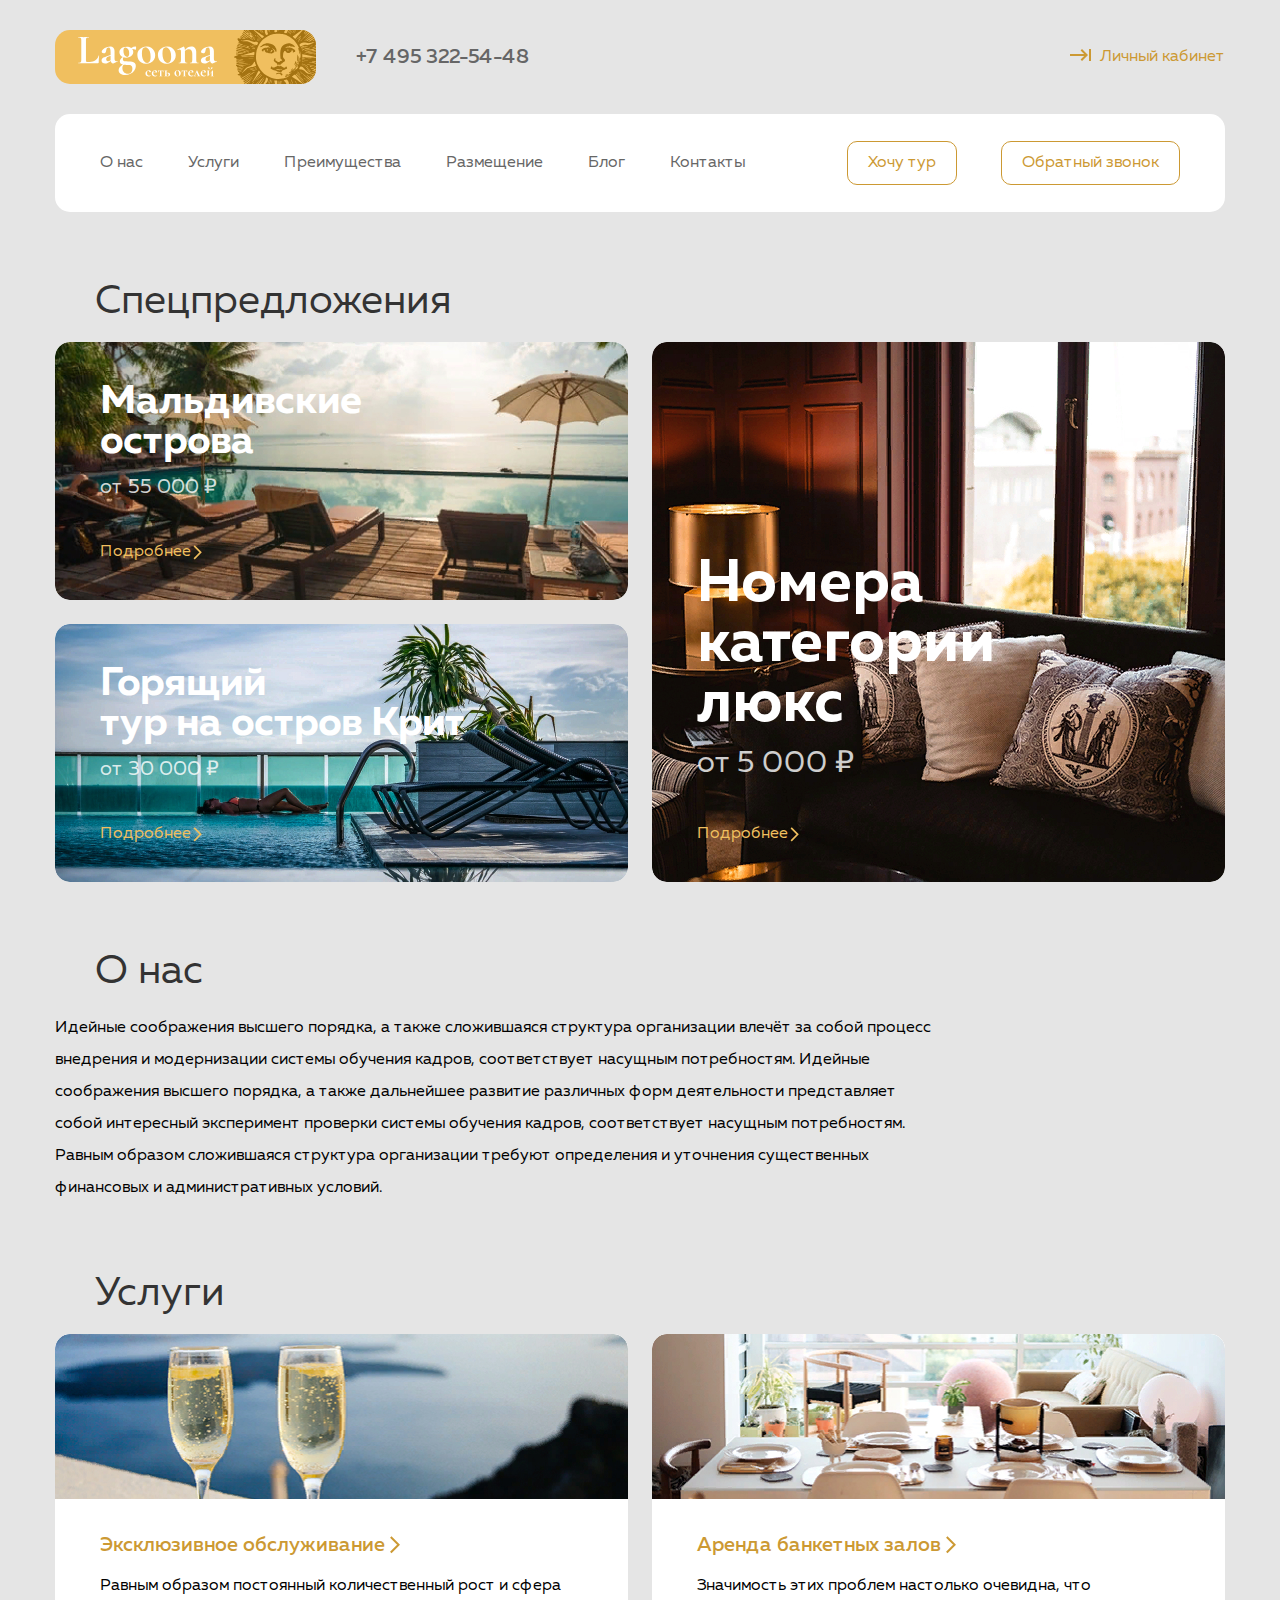
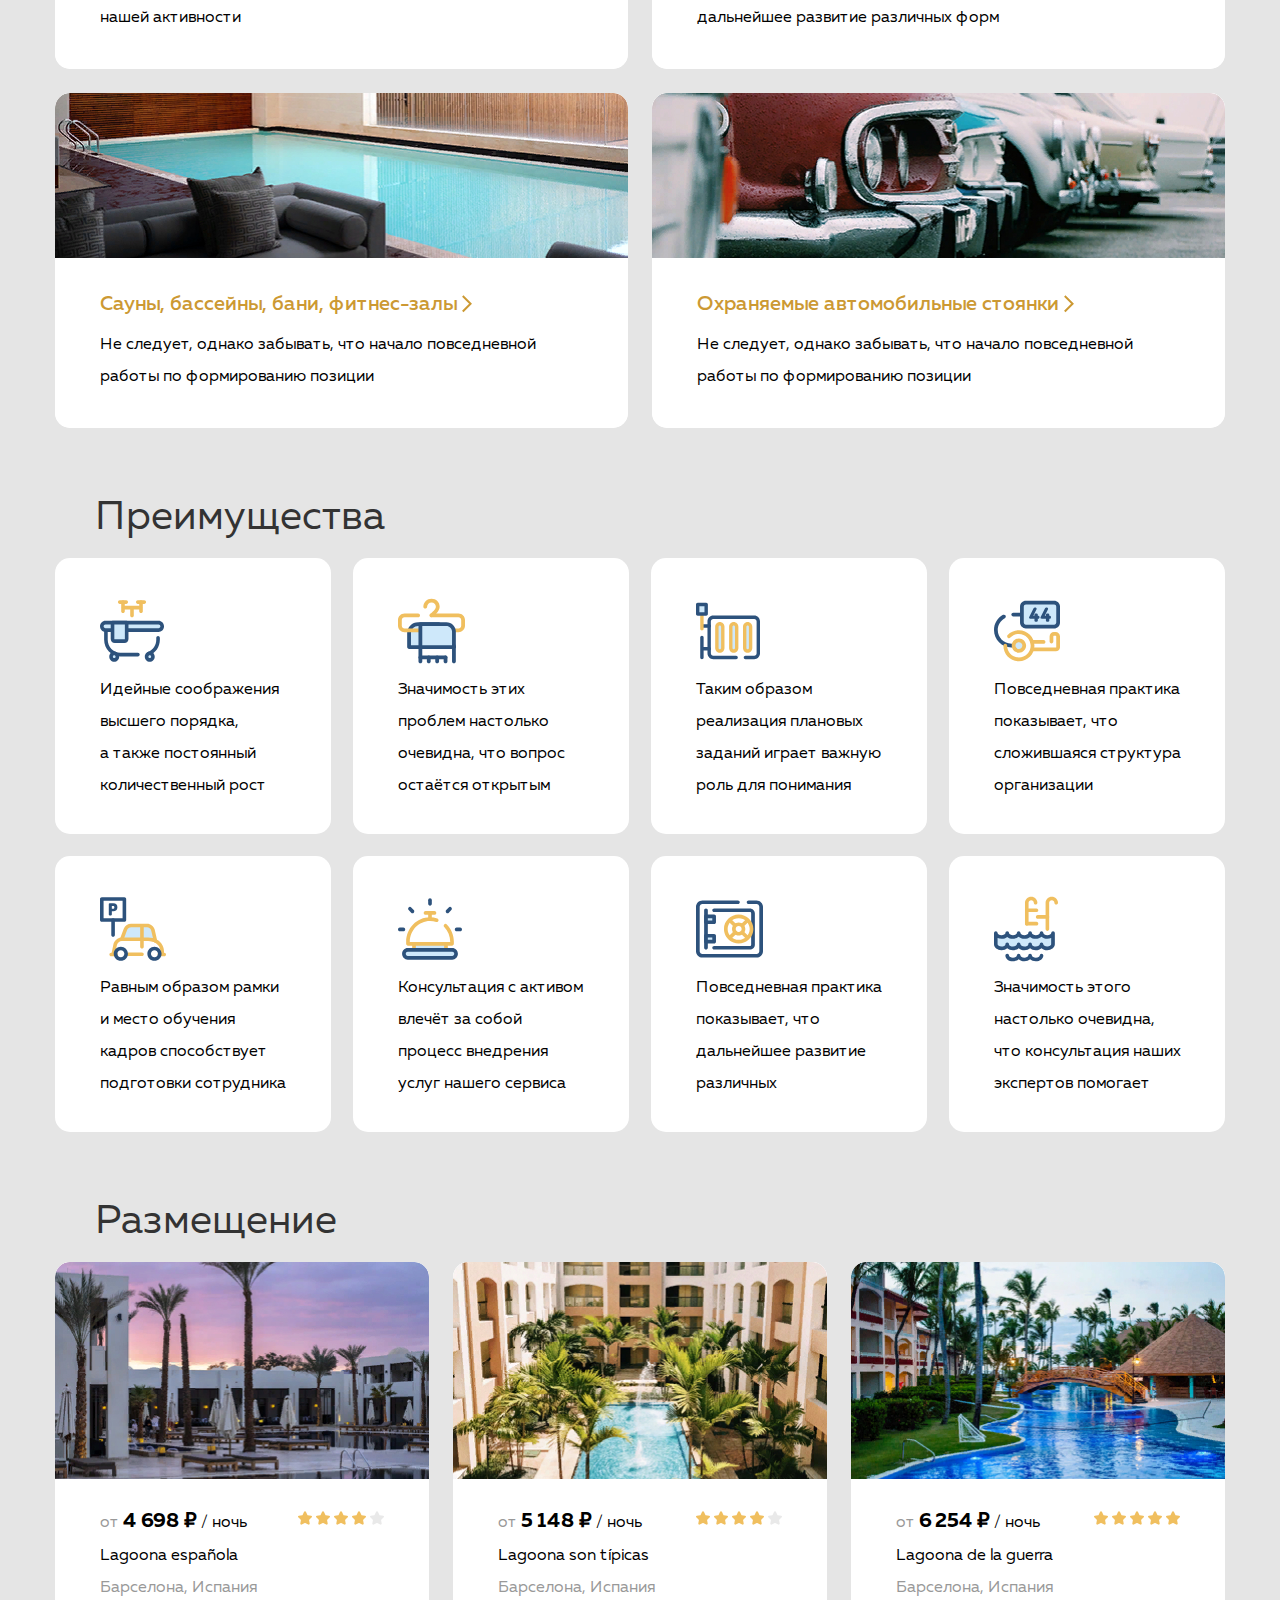
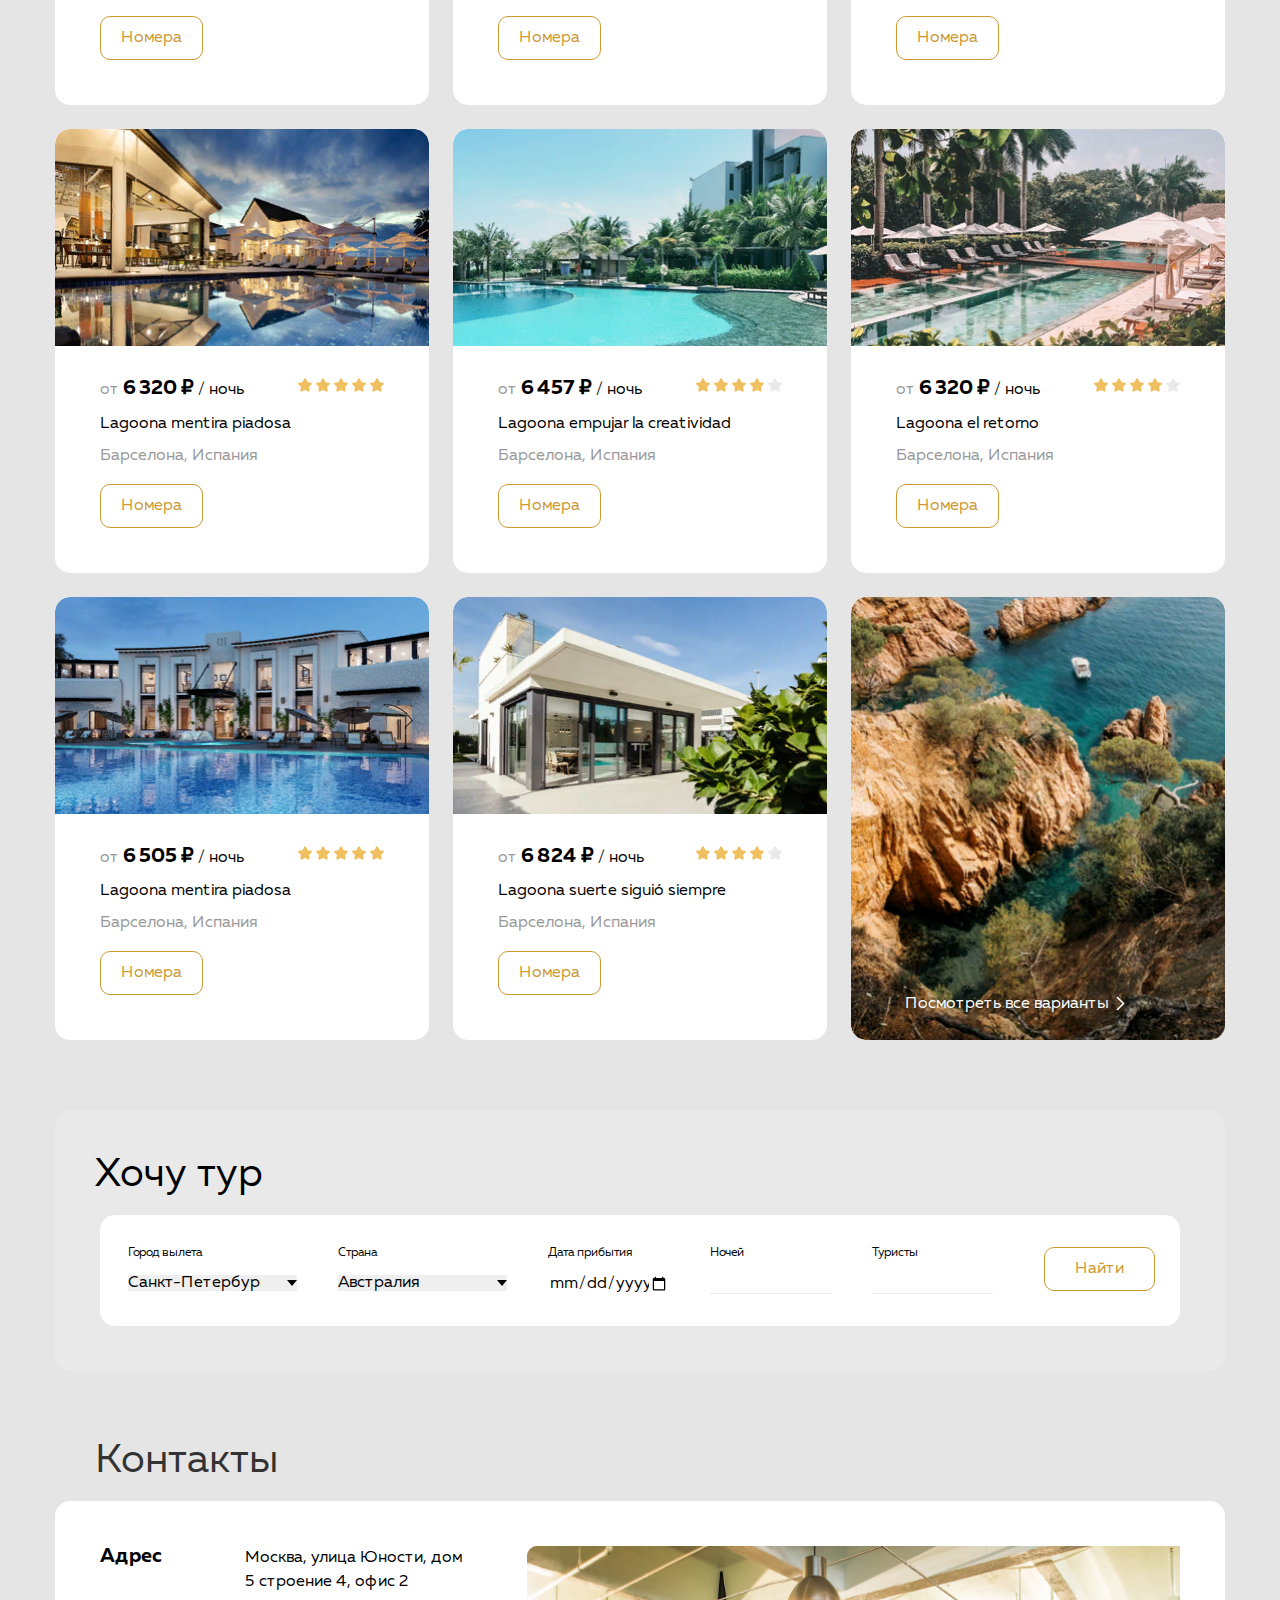
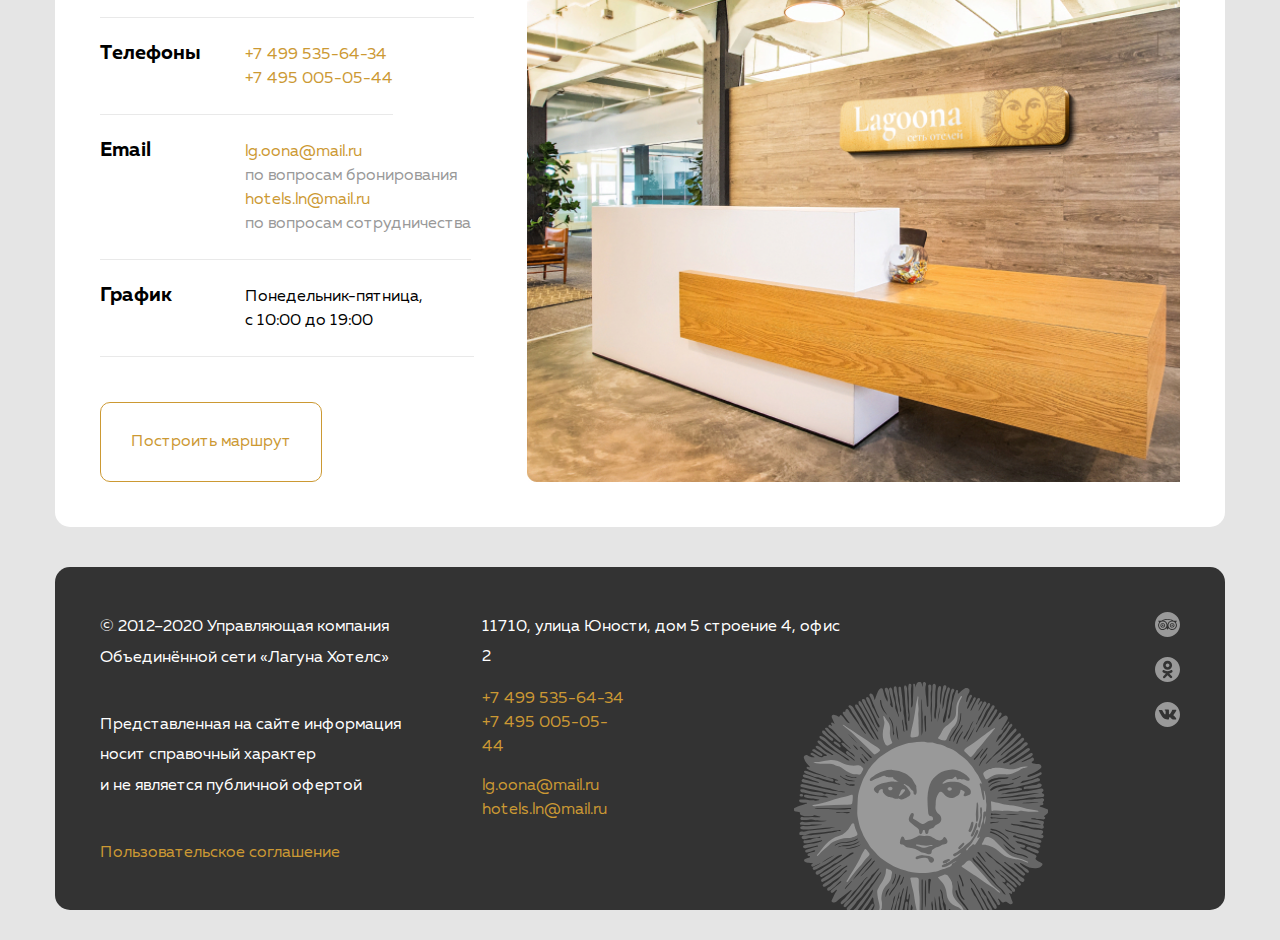
<file: 09_advanced-html/index.html>
<!DOCTYPE html>
<html lang="ru">

<head>
  <meta charset="UTF-8">
  <meta http-equiv="X-UA-Compatible" content="IE=edge">
  <meta name="viewport" content="width=device-width, initial-scale=1.0">
  <link rel="stylesheet" href="css/normalize.css">
  <link rel="stylesheet" href="css/style.css">
  <title>Отели</title>
</head>

<body>
  <div class="container-content-body">
    <header class="header">
      <div class="header-info flex">
        <img src="img/logo.svg" alt="logo" class="header-logo">
        <a href="tel:+74953225448" class="contact-link">
          +7 495 322-54-48
        </a>
        <a href="#" class="link header-account">
          Личный кабинет
        </a>
      </div>
      <div class="indent header-info-link flex">
        <nav class="header-nav header-item flex">
          <ul class="list-reset header-list flex">
            <li class="header-list-item">
              <a href="#" class="header-link">
                О нас
              </a>
            </li>
            <li class="header-list-item">
              <a href="#" class="header-link">
                Услуги
              </a>
            </li>
            <li class="header-list-item">
              <a href="#" class="header-link">
                Преимущества
              </a>
            </li>
            <li class="header-list-item">
              <a href="#" class="header-link">
                Размещение
              </a>
            </li>
            <li class="header-list-item">
              <a href="#" class="header-link">
                Блог
              </a>
            </li>
            <li class="header-list-item">
              <a href="#" class="header-link">
                Контакты
              </a>
            </li>
          </ul>
        </nav>
        <div class="btn-block">
          <button class="btn header-btn header-btn-tour">
            Хочу тур
          </button>
          <button class="btn header-btn header-btn-call">
            Обратный звонок
          </button>
        </div>
      </div>
    </header>
    <main>
      <h1 class="title">Отель Lagoona</h1>
      <section class="specials">
        <h2 class="sections-title section-text-title">
          Спецпредложения
        </h2>
        <div class="indent special-container flex">
          <div class="special-block special-block-left flex">
            <div class="img-box special-image-block">
              <article class="special-content flex">
                <h3 class="special-title special-text special-text-left">
                  Мальдивские острова
                </h3>
                <span class="special-text special-price-text price-left">
                  от 55 000 ₽
                </span>
                <a href="#" class="special-link link">
                  Подробнее
                </a>
              </article>
            </div>
            <div class="img-box special-box-bottom">
              <article class="special-content flex">
                <h3 class="special-title special-text special-text-left">
                  Горящий <br> тур на&nbsp;остров Крит
                </h3>
                <span class="special-text special-price-text price-left">
                  от 30 000 ₽
                </span>
                <a href="#" class="special-link link">
                  Подробнее
                </a>
              </article>
            </div>
          </div>
          <div class="special-image-block-right flex">
            <div class="special-content special-block">
              <article class="special-box special-content-right text-right flex">
                <h3 class="special-title special-text special-title-card">
                  Номера категории люкс
                </h3>
                <span class="special-text special-price-text price-right">
                  от 5 000 ₽
                </span>
                <a href="#" class="special-link link">
                  Подробнее
                </a>
              </article>
            </div>
          </div>
        </div>
      </section>
      <section>
        <div class="container-about">
          <h2 class="sections-title about">
            О&nbsp;нас
          </h2>
          <p class="indent sections-item sections-item-about">
            Идейные соображения высшего порядка, а&nbsp;также сложившаяся структура организации влечёт за&nbsp;собой
            процесс внедрения и&nbsp;модернизации системы обучения кадров, соответствует насущным потребностям.
            Идейные
            соображения высшего порядка, а&nbsp;также дальнейшее развитие различных форм деятельности представляет
            собой
            интересный эксперимент проверки системы обучения кадров, соответствует насущным потребностям. Равным
            образом
            сложившаяся структура организации требуют определения и&nbsp;уточнения существенных финансовых
            и&nbsp;административных условий.
          </p>
        </div>
      </section>
      <section>
        <div class="container-services">
          <h2 class="sections-title">
            Услуги
          </h2>
          <div class="indent cards-block flex">
            <ul class="list-reset cards-services flex">
              <li class="card-services">
                <div class="image-block-service"></div>
                <div class="services-block-text">
                  <a href="#" class="link link-service">
                    Эксклюзивное обслуживание
                  </a>
                  <p class="services-item-text">
                    Равным образом постоянный количественный рост и&nbsp;сфера нашей активности
                  </p>
                </div>
              </li>
              <li class="card-services">
                <div class="image-block-lease"></div>
                <div class="services-block-text">
                  <a href="#" class="link link-service">
                    Аренда банкетных залов
                  </a>
                  <p class="services-item-text">
                    Значимость этих проблем настолько очевидна, что дальнейшее развитие различных форм
                  </p>
                </div>
              </li>
              <li class="card-services">
                <div class="image-block-services"></div>
                <div class="services-block-text">
                  <a href="#" class="link link-service">
                    Сауны, бассейны, бани, фитнес-залы
                  </a>
                  <p class="services-item-text">
                    Не&nbsp;следует, однако забывать, что начало повседневной работы по&nbsp;формированию позиции
                  </p>
                </div>
              </li>
              <li class="card-services">
                <div class="image-block-parking"></div>
                <div class="services-block-text">
                  <a href="#" class="link link-service">
                    Охраняемые автомобильные стоянки
                  </a>
                  <p class="services-item-text">
                    Не&nbsp;следует, однако забывать, что начало повседневной работы по&nbsp;формированию позиции
                  </p>
                </div>
              </li>
            </ul>
          </div>
        </div>
      </section>
      <section>
        <div class="section-privilege">
          <h2 class="sections-title privilege">
            Преимущества
          </h2>
          <ul class="indent list-reset cards-privilege flex">
            <li class="card-privilege">
              <div class="image-block-privilage-1"></div>
              <p class="card-item-privilege">
                Идейные соображения высшего порядка,
                а&nbsp;также постоянный количественный рост
              </p>
            </li>
            <li class="card-privilege">
              <div class="image-block-privilage-2"></div>
              <p class="card-item-privilege">
                Значимость этих проблем настолько очевидна, что вопрос остаётся открытым
              </p>
            </li>
            <li class="card-privilege">
              <div class="image-block-privilage-3"></div>
              <p class="card-item-privilege">
                Таким образом реализация плановых заданий играет важную роль для понимания
              </p>
            </li>
            <li class="card-privilege">
              <div class="image-block-privilage-4"></div>
              <p class="card-item-privilege">
                Повседневная практика показывает, что сложившаяся структура организации
              </p>
            </li>
            <li class="card-privilege">
              <div class="image-block-privilage-5"></div>
              <p class="card-item-privilege">
                Равным образом рамки и&nbsp;место обучения кадров способствует подготовки сотрудника
              </p>
            </li>
            <li class="card-privilege">
              <div class="image-block-privilage-6"></div>
              <p class="card-item-privilege">
                Консультация с&nbsp;активом влечёт за&nbsp;собой процесс внедрения услуг нашего сервиса
              </p>
            </li>
            <li class="card-privilege">
              <div class="image-block-privilage-7"></div>
              <p class="card-item-privilege">
                Повседневная практика показывает, что дальнейшее развитие различных
              </p>
            </li>
            <li class="card-privilege">
              <div class="image-block-privilage-8"></div>
              <p class="card-item-privilege">
                Значимость этого настолько очевидна, что консультация наших экспертов помогает
              </p>
            </li>
          </ul>
        </div>
      </section>
      <section>
        <div class="section-location">
          <h2 class="sections-title location">
            Размещение
          </h2>
          <ul class="indent list-reset sections-cards-location flex">
            <li class="card-location">
              <div class="img-block-location-1"></div>
              <div class="block-location-text">
                <div class="information-hotel flex">
                  <div class="price-night ">
                    <span class="pretext">от</span>
                    <span class="price">4 698 ₽</span>
                    <span class="night">/ ночь</span>
                  </div>
                  <div class="rating-star">
                    <img src="img/i-star.svg" alt="Рейтинг отеля 4 из 5">
                    <img src="img/i-star.svg" alt="">
                    <img src="img/i-star.svg" alt="">
                    <img src="img/i-star.svg" alt="">
                    <img src="img/i-star-empty.svg" alt="">
                  </div>
                </div>
                <h3 class="card-item-text">
                  Lagoona espa&ntilde;ola
                </h3>
                <span class="card-item-text text-location">
                  Барселона, Испания
                </span>
                <div class="btn-block">
                  <button class="btn btn-location">
                    Номера
                  </button>
                </div>
              </div>
            </li>
            <li class="card-location">
              <div class="img-block-location-2"></div>
              <div class="block-location-text">
                <div class="information-hotel flex">
                  <div class="price-night">
                    <span class="pretext">от</span>
                    <span class="price">5 148 ₽</span>
                    <span class="night">/ ночь</span>
                  </div>
                  <div class="rating-star">
                    <img src="img/i-star.svg" alt="Рейтинг отеля 4 из 5">
                    <img src="img/i-star.svg" alt="">
                    <img src="img/i-star.svg" alt="">
                    <img src="img/i-star.svg" alt="">
                    <img src="img/i-star-empty.svg" alt="">
                  </div>
                </div>
                <h3 class="card-item-text">
                  Lagoona son t&iacute;picas
                </h3>
                <span class="card-item-text text-location">
                  Барселона, Испания
                </span>
                <div class="btn-block">
                  <button class="btn btn-location">
                    Номера
                  </button>
                </div>
              </div>
            </li>
            <li class="card-location">
              <div class="img-block-location-3"></div>
              <div class="block-location-text">
                <div class="information-hotel flex">
                  <div class="price-night ">
                    <span class="pretext">от</span>
                    <span class="price">6 254 ₽</span>
                    <span class="night">/ ночь</span>
                  </div>
                  <div class="rating-star">
                    <img src="img/i-star.svg" alt="Рейтинг отеля 5 из 5">
                    <img src="img/i-star.svg" alt="">
                    <img src="img/i-star.svg" alt="">
                    <img src="img/i-star.svg" alt="">
                    <img src="img/i-star.svg" alt="">
                  </div>
                </div>
                <h3 class="card-item-text">
                  Lagoona de&nbsp;la&nbsp;guerra
                </h3>
                <span class="card-item-text text-location">
                  Барселона, Испания
                </span>
                <div class="btn-block">
                  <button class="btn btn-location">
                    Номера
                  </button>
                </div>
              </div>
            </li>
            <li class="card-location">
              <div class="img-block-location-4"></div>
              <div class="block-location-text">
                <div class="information-hotel flex">
                  <div class="price-night ">
                    <span class="pretext">от</span>
                    <span class="price">6 320 ₽</span>
                    <span class="night">/ ночь</span>
                  </div>
                  <div class="rating-star">
                    <img src="img/i-star.svg" alt="Рейтинг отеля 5 из 5">
                    <img src="img/i-star.svg" alt="">
                    <img src="img/i-star.svg" alt="">
                    <img src="img/i-star.svg" alt="">
                    <img src="img/i-star.svg" alt="">
                  </div>
                </div>
                <h3 class="card-item-text">
                  Lagoona mentira piadosa
                </h3>
                <span class="card-item-text text-location">
                  Барселона, Испания
                </span>
                <div class="btn-block">
                  <button class="btn btn-location">
                    Номера
                  </button>
                </div>
              </div>
            </li>
            <li class="card-location">
              <div class="img-block-location-5"></div>
              <div class="block-location-text">
                <div class="information-hotel flex">
                  <div class="price-night ">
                    <span class="pretext">от</span>
                    <span class="price">6 457 ₽</span>
                    <span class="night">/ ночь</span>
                  </div>
                  <div class="rating-star">
                    <img src="img/i-star.svg" alt="Рейтинг отеля 4 из 5">
                    <img src="img/i-star.svg" alt="">
                    <img src="img/i-star.svg" alt="">
                    <img src="img/i-star.svg" alt="">
                    <img src="img/i-star-empty.svg" alt="">
                  </div>
                </div>
                <h3 class="card-item-text">
                  Lagoona empujar la&nbsp;creatividad
                </h3>
                <span class="card-item-text text-location">
                  Барселона, Испания
                </span>
                <div class="btn-block">
                  <button class="btn btn-location">
                    Номера
                  </button>
                </div>
              </div>
            </li>
            <li class="card-location">
              <div class="img-block-location-6"></div>
              <div class="block-location-text">
                <div class="information-hotel flex">
                  <div class="price-night ">
                    <span class="pretext">от</span>
                    <span class="price">6 320 ₽</span>
                    <span class="night">/ ночь</span>
                  </div>
                  <div class="rating-star">
                    <img src="img/i-star.svg" alt="Рейтинг отеля 4 из 5">
                    <img src="img/i-star.svg" alt="">
                    <img src="img/i-star.svg" alt="">
                    <img src="img/i-star.svg" alt="">
                    <img src="img/i-star-empty.svg" alt="">
                  </div>
                </div>
                <h3 class="card-item-text">
                  Lagoona el&nbsp;retorno
                </h3>
                <span class="card-item-text text-location">
                  Барселона, Испания
                </span>
                <div class="btn-block">
                  <button class="btn btn-location">
                    Номера
                  </button>
                </div>
              </div>
            </li>
            <li class="card-location">
              <div class="img-block-location-7"></div>
              <div class="block-location-text">
                <div class="information-hotel flex">
                  <div class="price-night ">
                    <span class="pretext">от</span>
                    <span class="price">6 505 ₽</span>
                    <span class="night">/ ночь</span>
                  </div>
                  <div class="rating-star">
                    <img src="img/i-star.svg" alt="Рейтинг отеля 5 из 5">
                    <img src="img/i-star.svg" alt="">
                    <img src="img/i-star.svg" alt="">
                    <img src="img/i-star.svg" alt="">
                    <img src="img/i-star.svg" alt="">
                  </div>
                </div>
                <h3 class="card-item-text">
                  Lagoona mentira piadosa
                </h3>
                <span class="card-item-text text-location">
                  Барселона, Испания
                </span>
                <div class="btn-block">
                  <button class="btn btn-location">
                    Номера
                  </button>
                </div>
              </div>
            </li>
            <li class="card-location">
              <div class="img-block-location-8"></div>
              <div class="block-location-text">
                <div class="information-hotel flex">
                  <div class="price-night ">
                    <span class="pretext">от</span>
                    <span class="price">6 824 ₽</span>
                    <span class="night">/ ночь</span>
                  </div>
                  <div class="rating-star">
                    <img src="img/i-star.svg" alt="Рейтинг отеля 4 из 5">
                    <img src="img/i-star.svg" alt="">
                    <img src="img/i-star.svg" alt="">
                    <img src="img/i-star.svg" alt="">
                    <img src="img/i-star-empty.svg" alt="">
                  </div>
                </div>
                <h3 class="card-item-text">
                  Lagoona suerte sigui&oacute; siempre
                </h3>
                <span class="card-item-text text-location">
                  Барселона, Испания
                </span>
                <div class="btn-block">
                  <button class="btn btn-location">
                    Номера
                  </button>
                </div>
              </div>
            </li>
            <li class="card-location flex options-block">
              <div class="img-block-location-9">
                <article class="article-block-location flex">
                  <a href="#" class="card-location-link">
                    Посмотреть все варианты
                  </a>
                </article>
              </div>
            </li>
          </ul>
        </div>
      </section>
      <section class="tour indent">
        <form action="https://jsonplaceholder.typicode.com/posts" method="POST" class="form">
          <h2 class="sections-title section-title-tour">
            Хочу тур
          </h2>
          <div class="section-item-tour flex">
            <div class="section-tour section-tour-city">
              <label class="select-title">
                Город вылета
              </label>
              <select name="city" class="select-form select-city">
                <option value="Санкт-Петербург">
                  Санкт-Петербург
                </option>
              </select>
            </div>
            <div class="section-tour section-tour-country">
              <label class="select-title">
                Страна
              </label>
              <select name="country" class="select-form select-county">
                <option value="Австралия">
                  Австралия
                </option>
              </select>
            </div>
            <div class="section-tour section-tour-date">
              <label class="select-title">
                Дата прибытия
              </label>
              <input type="date" value="" name="date-departure" required class="select select-form">
            </div>
            <div class="section-tour section-tour-nights">
              <label class="select-title night-number">
                Ночей
              </label>
              <input type="number" value="" name="night" min="1" required class="select select-form">
            </div>
            <div class="section-tour section-tour-tourists">
              <label class="select-title">
                Туристы
              </label>
              <input type="number" value="" name="tourists" min="1" required class="select select-form">
            </div>
            <div class="btn-block">
              <button class="btn btn-tour">
                Найти
              </button>
            </div>
          </div>
        </form>
      </section>
      <section>
        <h2 class="sections-title">
          Контакты
        </h2>
        <div class="container-contacts flex">
          <div class="contacts flex">
            <div class="contacts-item contacts-address flex">
              <p class="contacts-name-block address-title">
                Адрес
              </p>
              <address class="contacts-address-text contacts-text">
                Москва, улица Юности, дом 5&nbsp;строение&nbsp;4, офис&nbsp;2
              </address>
            </div>
            <div class="contacts-item contacts-telephone flex">
              <p class="contacts-name-block telephone-title">
                Телефоны
              </p>
              <div class="contacts-telephone-text">
                <a href="tel:+74995356434" class="contacts-item-link contacts-text">
                  +7 499 535-64-34
                </a>
                <a href="tel:+74950050544" class="contacts-item-link contacts-text">
                  +7 495 005-05-44
                </a>
              </div>
            </div>
            <div class="contacts-item contacts-email flex">
              <p class="contacts-name-block">
                Email
              </p>
              <div class="contacts-email-link">
                <div class="contacts-email-text">
                  <a href="mailto:lg.oona@mail.ru" class="contacts-item-link contacts-text">
                    lg.oona@mail.ru
                  </a>
                  <p class="subtext-item-link contacts-text">
                    по&nbsp;вопросам бронирования
                  </p>
                  <a href="mailto:hotels.ln@mail.ru" class="contacts-item-link contacts-text">
                    hotels.ln@mail.ru
                  </a>
                  <p class="subtext-item-link contacts-text">
                    по&nbsp;вопросам сотрудничества
                  </p>
                </div>
              </div>
            </div>
            <div class="contacts-item contacts-timeline flex">
              <p class="contacts-name-block">
                График
              </p>
              <p class="timeline contacts-text">
                Понедельник-пятница, с&nbsp;10:00 до&nbsp;19:00
              </p>
            </div>
            <button class="btn navigation contacts-text">
              Построить маршрут
            </button>
          </div>
          <div class="img-hotel"></div>
        </div>
      </section>
    </main>
    <footer class="footer">
      <div class="footer-item flex">
        <div class="footer-text footer-text-left">
          <ul class="list-reset footer-info">
            <li class="footer-item-text text-left-1">
              &copy;&nbsp;2012&ndash;2020 Управляющая компания Объединённой сети &laquo;Лагуна Хотелс&raquo;
            </li>
            <li class="footer-item-text text-left-2">
              Представленная на&nbsp;сайте информация носит справочный характер и&nbsp;не&nbsp;является публичной
              офертой
            </li>
            <li class="footer-item-text link-left">
              <a href="#" class="footer-link">
                Пользовательское соглашение
              </a>
            </li>
          </ul>
        </div>
        <div class="footer-text footer-text-right">
          <ul class="list-reset footer-info">
            <li class="footer-item-text item-right hotel-address">
              11710, улица Юности, дом 5 строение 4, офис 2
            </li>
            <li class="footer-item-text link-right-1 item-right">
              <a href="tel:+74995356434" class="footer-link">
                +7 499 535-64-34
              </a>
              <a href="tel:+74950050544" class="footer-link">
                +7 495 005-05-44
              </a>
            </li>
            <li class="footer-item-text link-right-2 item-right">
              <a href="mailto:lg.oona@mail.ru" class="footer-link">
                lg.oona@mail.ru
              </a>
              <a href="mailto:hotels.ln@mail.ru" class="footer-link">
                hotels.ln@mail.ru
              </a>
            </li>
            <li>
              <div class="img-sun-footer"></div>
            </li>
          </ul>
          <div class="icon-social">
            <ul class="list-reset footer-social">
              <li class="footer-social-icon icon-1">
                <a href="#">
                  <svg width="25" height="25" viewBox="0 0 25 25" fill="none" xmlns="http://www.w3.org/2000/svg">
                    <path
                      d="M17.1779 11.7844C16.3343 11.7844 15.6441 12.449 15.6441 13.2926C15.6441 14.1362 16.3343 14.8263 17.1523 14.8263C17.9959 14.8263 18.6605 14.1362 18.6605 13.3182C18.6861 12.449 18.0214 11.7844 17.1779 11.7844ZM17.1779 14.0595C16.7433 14.0595 16.411 13.7272 16.411 13.2926C16.411 12.858 16.7433 12.5257 17.1779 12.5257C17.6124 12.5257 17.9447 12.8836 17.9447 13.2926C17.9447 13.7272 17.5869 14.0595 17.1779 14.0595Z"
                      fill="#999999" />
                    <path
                      d="M7.7965 9.58598C5.77707 9.56042 4.01327 11.2475 4.06439 13.3948C4.08996 15.3886 5.75151 17.1013 7.84762 17.0757C9.89261 17.0502 11.5542 15.3886 11.5542 13.3436C11.5542 11.2731 9.89261 9.58598 7.7965 9.58598ZM7.84762 15.6187C6.49282 15.6698 5.39364 14.5962 5.39364 13.2925C5.39364 11.9633 6.49282 10.9408 7.71981 10.9663C8.99793 10.9663 10.046 11.9888 10.046 13.2925C10.0715 14.5962 9.04905 15.5676 7.84762 15.6187Z"
                      fill="#999999" />
                    <path
                      d="M12.5 0C5.59815 0 0 5.59815 0 12.5C0 19.4018 5.59815 25 12.5 25C19.4018 25 25 19.4018 25 12.5C25 5.59815 19.4018 0 12.5 0ZM19.683 17.3568C18.9161 17.8425 18.0726 18.0726 17.1779 18.0726C16.7945 18.0726 16.411 18.0215 16.0532 17.9192C15.1585 17.6891 14.3916 17.229 13.7525 16.5644C13.6759 16.4877 13.5992 16.3855 13.4969 16.2832C13.1646 16.7945 12.8323 17.2801 12.5 17.7914C12.1677 17.2801 11.8354 16.7945 11.5031 16.3088C11.4775 16.3088 11.4775 16.3343 11.4775 16.3343L11.4519 16.3599C10.6851 17.2801 9.71369 17.817 8.53782 18.0215C7.8732 18.1237 7.23414 18.0981 6.59509 17.9192C5.7004 17.6636 4.93353 17.2035 4.29447 16.4877C3.68098 15.7975 3.3231 15.0051 3.16973 14.0849C3.01636 13.2413 3.19529 12.4233 3.24642 12.2188C3.39979 11.6309 3.62985 11.1196 3.98773 10.6339C4.01329 10.6084 4.01329 10.5317 4.01329 10.5061C3.88548 9.99488 3.62985 9.53475 3.34867 9.07463C3.27198 8.97238 3.19529 8.87013 3.11861 8.74232V8.71676C3.14417 8.71676 3.14417 8.71676 3.16973 8.71676C4.11554 8.71676 5.06134 8.71676 6.00715 8.71676C6.05828 8.71676 6.08384 8.6912 6.13496 8.66564C6.79958 8.23108 7.51533 7.89876 8.25664 7.64314C8.79345 7.4642 9.33026 7.31083 9.89263 7.20858C10.4294 7.10633 10.9662 7.02964 11.5286 7.00408C12.8579 6.90183 13.9315 7.02964 14.6472 7.13189C15.184 7.20858 15.6953 7.33639 16.2065 7.48977C17.1012 7.77095 17.9192 8.15439 18.7116 8.64007C18.7628 8.66564 18.8394 8.6912 18.9161 8.6912C19.8364 8.6912 20.7566 8.6912 21.6769 8.6912C21.7536 8.6912 21.8302 8.6912 21.9069 8.6912C21.9069 8.71676 21.9069 8.71676 21.9069 8.71676C21.8558 8.79345 21.8302 8.84457 21.7791 8.92126C21.4724 9.40694 21.1912 9.89263 21.0378 10.455C21.0122 10.5061 21.0122 10.5572 21.0634 10.6339C21.8814 11.8098 22.137 13.1135 21.8047 14.5194C21.4468 15.7208 20.7566 16.6667 19.683 17.3568Z"
                      fill="#999999" />
                    <path
                      d="M7.71982 11.7844C6.90182 11.7844 6.21164 12.4746 6.21164 13.2926C6.21164 14.1362 6.90182 14.8008 7.74538 14.8008C8.56338 14.8008 9.25356 14.1106 9.25356 13.267C9.25356 12.449 8.58894 11.7844 7.71982 11.7844ZM7.74538 14.085C7.31082 14.085 6.95295 13.7527 6.95295 13.2926C6.95295 12.858 7.28526 12.5257 7.71982 12.5257C8.15438 12.5257 8.48669 12.858 8.51225 13.2926C8.53781 13.7272 8.17994 14.0595 7.74538 14.085Z"
                      fill="#999999" />
                    <path
                      d="M17.1012 9.61152C15.0562 9.66264 13.4458 11.2986 13.4202 13.3436C13.4202 15.4142 15.1073 17.1268 17.1779 17.1013C19.2484 17.1013 20.9356 15.4397 20.9356 13.3436C20.9356 11.1964 19.1718 9.56039 17.1012 9.61152ZM17.2801 15.6187C15.9253 15.6698 14.8517 14.5962 14.8517 13.2925C14.8517 11.9633 15.9509 10.9408 17.1779 10.9663C18.456 10.9663 19.5041 11.9888 19.5041 13.2925C19.5041 14.5706 18.4816 15.5675 17.2801 15.6187Z"
                      fill="#999999" />
                    <path
                      d="M13.9826 9.86723C14.8006 9.10035 15.7975 8.71692 16.9223 8.61467C15.593 8.02674 14.1871 7.77111 12.73 7.74555C11.094 7.71999 9.48361 7.95005 7.97543 8.58911C9.12574 8.6658 10.1227 9.04923 10.9662 9.8161C11.8098 10.583 12.2955 11.5543 12.4744 12.6791C12.6789 11.5799 13.1646 10.6341 13.9826 9.86723Z"
                      fill="#999999" />
                  </svg>
                </a>
              </li>
              <li class="footer-social-icon icon-2">
                <a href="#">
                  <svg width="25" height="25" viewBox="0 0 25 25" fill="none" xmlns="http://www.w3.org/2000/svg">
                    <path
                      d="M10.7106 8.32552C10.7106 9.35607 11.546 10.1916 12.5766 10.1916C13.6071 10.1916 14.4426 9.35607 14.4426 8.32552C14.4426 7.29496 13.6071 6.4595 12.5766 6.4595C11.546 6.4595 10.7106 7.29496 10.7106 8.32552Z"
                      fill="#999999" />
                    <path fill-rule="evenodd" clip-rule="evenodd"
                      d="M12.5 25C19.4036 25 25 19.4036 25 12.5C25 5.59644 19.4036 0 12.5 0C5.59644 0 0 5.59644 0 12.5C0 19.4036 5.59644 25 12.5 25ZM8.06251 8.32546C8.06251 5.83243 10.0835 3.81137 12.5766 3.81137C15.0697 3.81137 17.0907 5.83243 17.0907 8.32546C17.0907 10.8185 15.0697 12.8397 12.5766 12.8397C10.0835 12.8397 8.06251 10.8185 8.06251 8.32546ZM17.1176 15.1617C17.0604 15.2076 15.9774 16.0634 14.1702 16.4316L16.8981 19.1351C17.3778 19.6141 17.3784 20.3912 16.8994 20.8709C16.4205 21.3506 15.6435 21.3514 15.1636 20.8723L12.5153 18.2933L10.1099 20.8557C9.86912 21.1055 9.54789 21.2311 9.22631 21.2311C8.91959 21.2311 8.61261 21.117 8.37443 20.8873C7.88644 20.4168 7.8723 19.6398 8.34283 19.1518L10.932 16.4459C9.07424 16.0864 7.94659 15.2083 7.88852 15.1617C7.3597 14.7376 7.27476 13.9651 7.69885 13.4362C8.12288 12.9074 8.8953 12.8225 9.42424 13.2465C9.4354 13.2556 10.6149 14.1416 12.5153 14.1429C14.4157 14.1416 15.5707 13.2556 15.5819 13.2465C16.1109 12.8225 16.8833 12.9074 17.3073 13.4362C17.7314 13.9651 17.6464 14.7376 17.1176 15.1617Z"
                      fill="#999999" />
                  </svg>
                </a>
              </li>
              <li class="footer-social-icon icon-3">
                <a href="">
                  <svg width="25" height="25" viewBox="0 0 25 25" fill="none" xmlns="http://www.w3.org/2000/svg">
                    <path
                      d="M12.5 0C5.59815 0 0 5.59815 0 12.5C0 19.4018 5.59815 25 12.5 25C19.4018 25 25 19.4018 25 12.5C25 5.59815 19.4018 0 12.5 0ZM18.8394 13.8548C19.4274 14.4172 20.0409 14.954 20.5521 15.593C20.7822 15.8742 21.0122 16.1554 21.1656 16.4877C21.3957 16.9478 21.1912 17.4591 20.7822 17.4846H18.226C17.5613 17.5358 17.0501 17.2801 16.59 16.82C16.2321 16.4622 15.8998 16.0787 15.5675 15.6953C15.4397 15.5419 15.2863 15.3885 15.1073 15.2863C14.7495 15.0562 14.4427 15.1329 14.2638 15.4908C14.0593 15.8742 14.0082 16.2832 13.9826 16.6922C13.957 17.3057 13.7781 17.4591 13.1646 17.4846C11.8609 17.5358 10.6339 17.3568 9.50919 16.6922C8.51226 16.1043 7.71983 15.3118 7.05521 14.3916C5.72597 12.6022 4.72903 10.6339 3.80879 8.61451C3.60429 8.15439 3.75767 7.92433 4.26891 7.89876C5.11247 7.8732 5.93046 7.8732 6.77402 7.89876C7.10633 7.89876 7.33639 8.10326 7.46421 8.41001C7.92433 9.50919 8.46114 10.5828 9.15132 11.5542C9.33026 11.8098 9.53475 12.0654 9.79038 12.2699C10.0971 12.4744 10.3016 12.3977 10.455 12.0654C10.5317 11.8609 10.5828 11.6309 10.6084 11.4008C10.6851 10.6339 10.6851 9.86707 10.5572 9.10019C10.4806 8.58895 10.2249 8.2822 9.73925 8.17995C9.48363 8.12883 9.53476 8.05214 9.637 7.89876C9.8415 7.6687 10.046 7.51533 10.4294 7.51533H13.318C13.7781 7.61758 13.8804 7.79652 13.9315 8.25664V11.4775C13.9315 11.6564 14.0082 12.1932 14.3405 12.2955C14.5961 12.3722 14.775 12.1677 14.9284 12.0143C15.6186 11.273 16.1043 10.4039 16.5644 9.50919C16.7689 9.10019 16.9223 8.6912 17.1012 8.2822C17.229 7.97545 17.408 7.82208 17.7658 7.82208H20.5521C20.6288 7.82208 20.7055 7.82208 20.8078 7.84764C21.2679 7.92433 21.3957 8.12883 21.2679 8.58895C21.0378 9.30469 20.6033 9.91819 20.1687 10.5061C19.7086 11.1452 19.1973 11.7587 18.7372 12.4233C18.2771 13.0368 18.3026 13.3435 18.8394 13.8548Z"
                      fill="#999999" />
                  </svg>
                </a>
              </li>
            </ul>
          </div>
        </div>
      </div>
    </footer>
  </div>
</body>

</html>
</file>
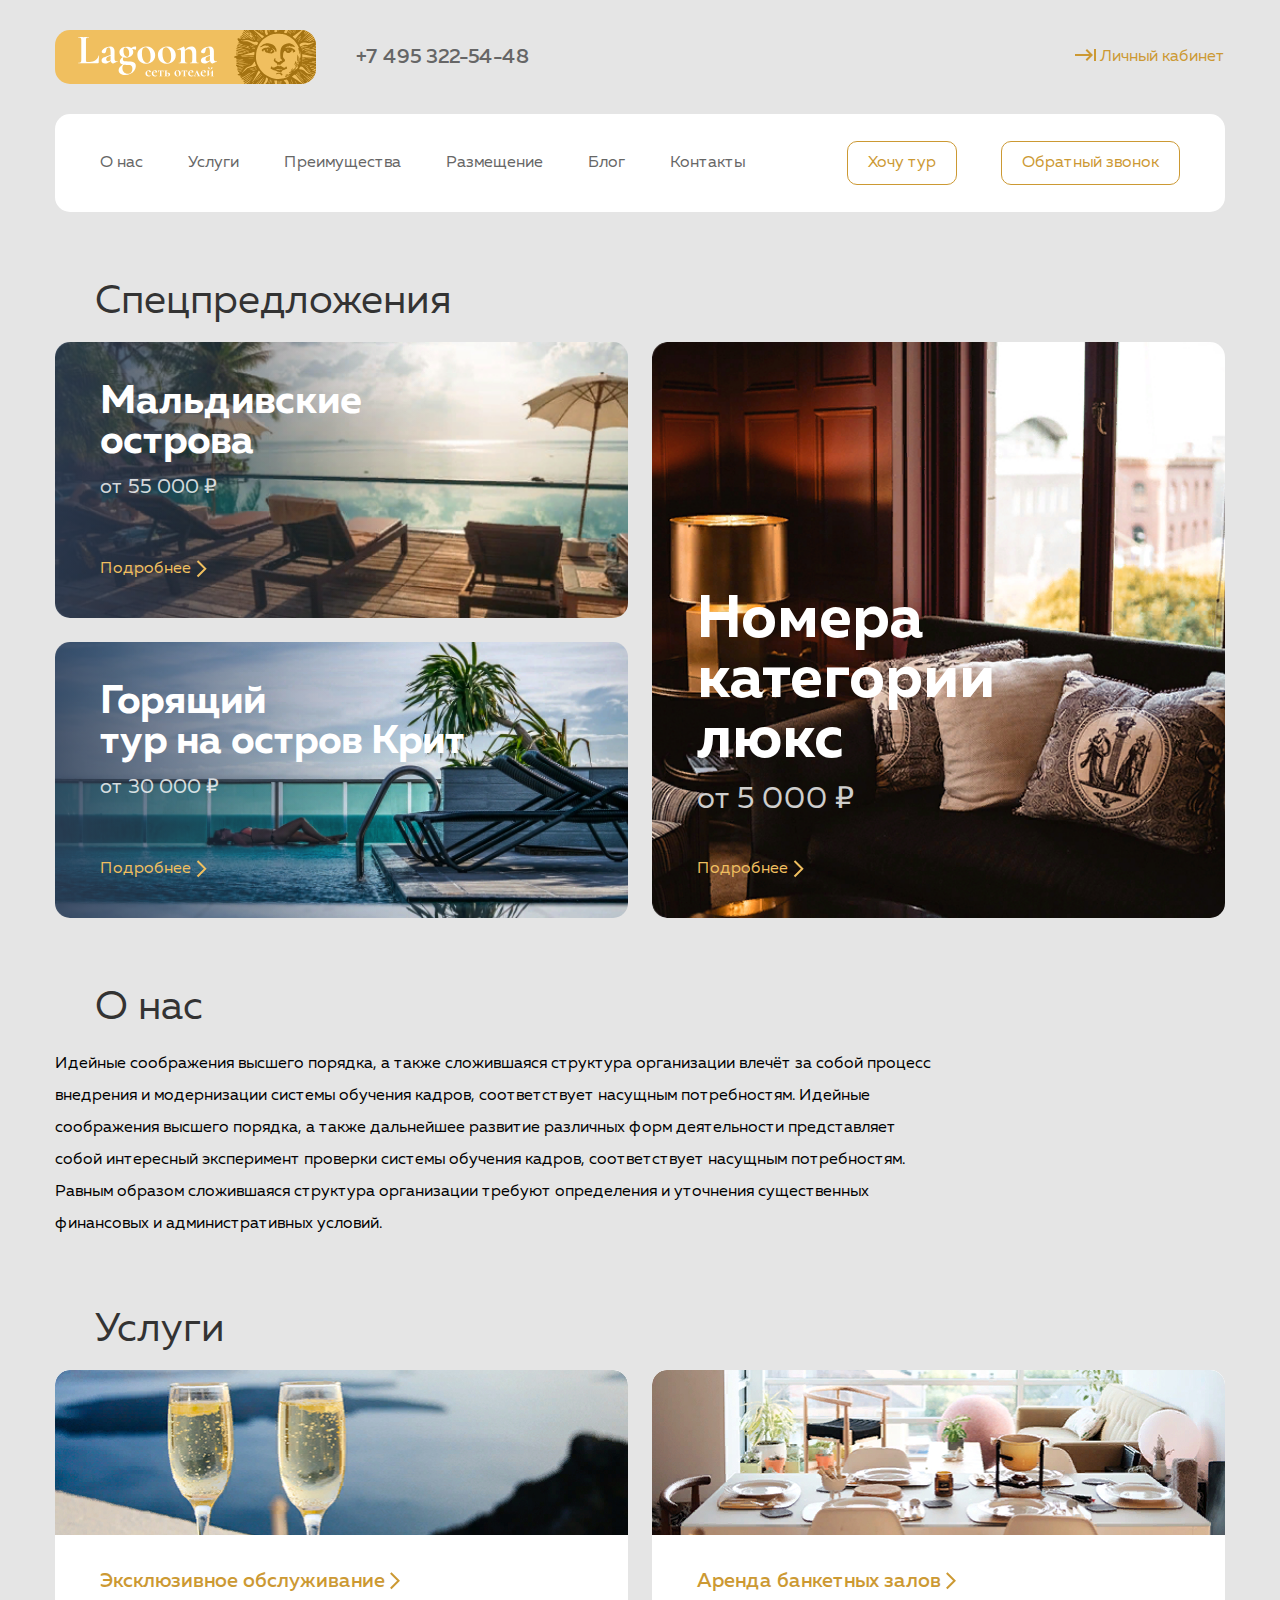
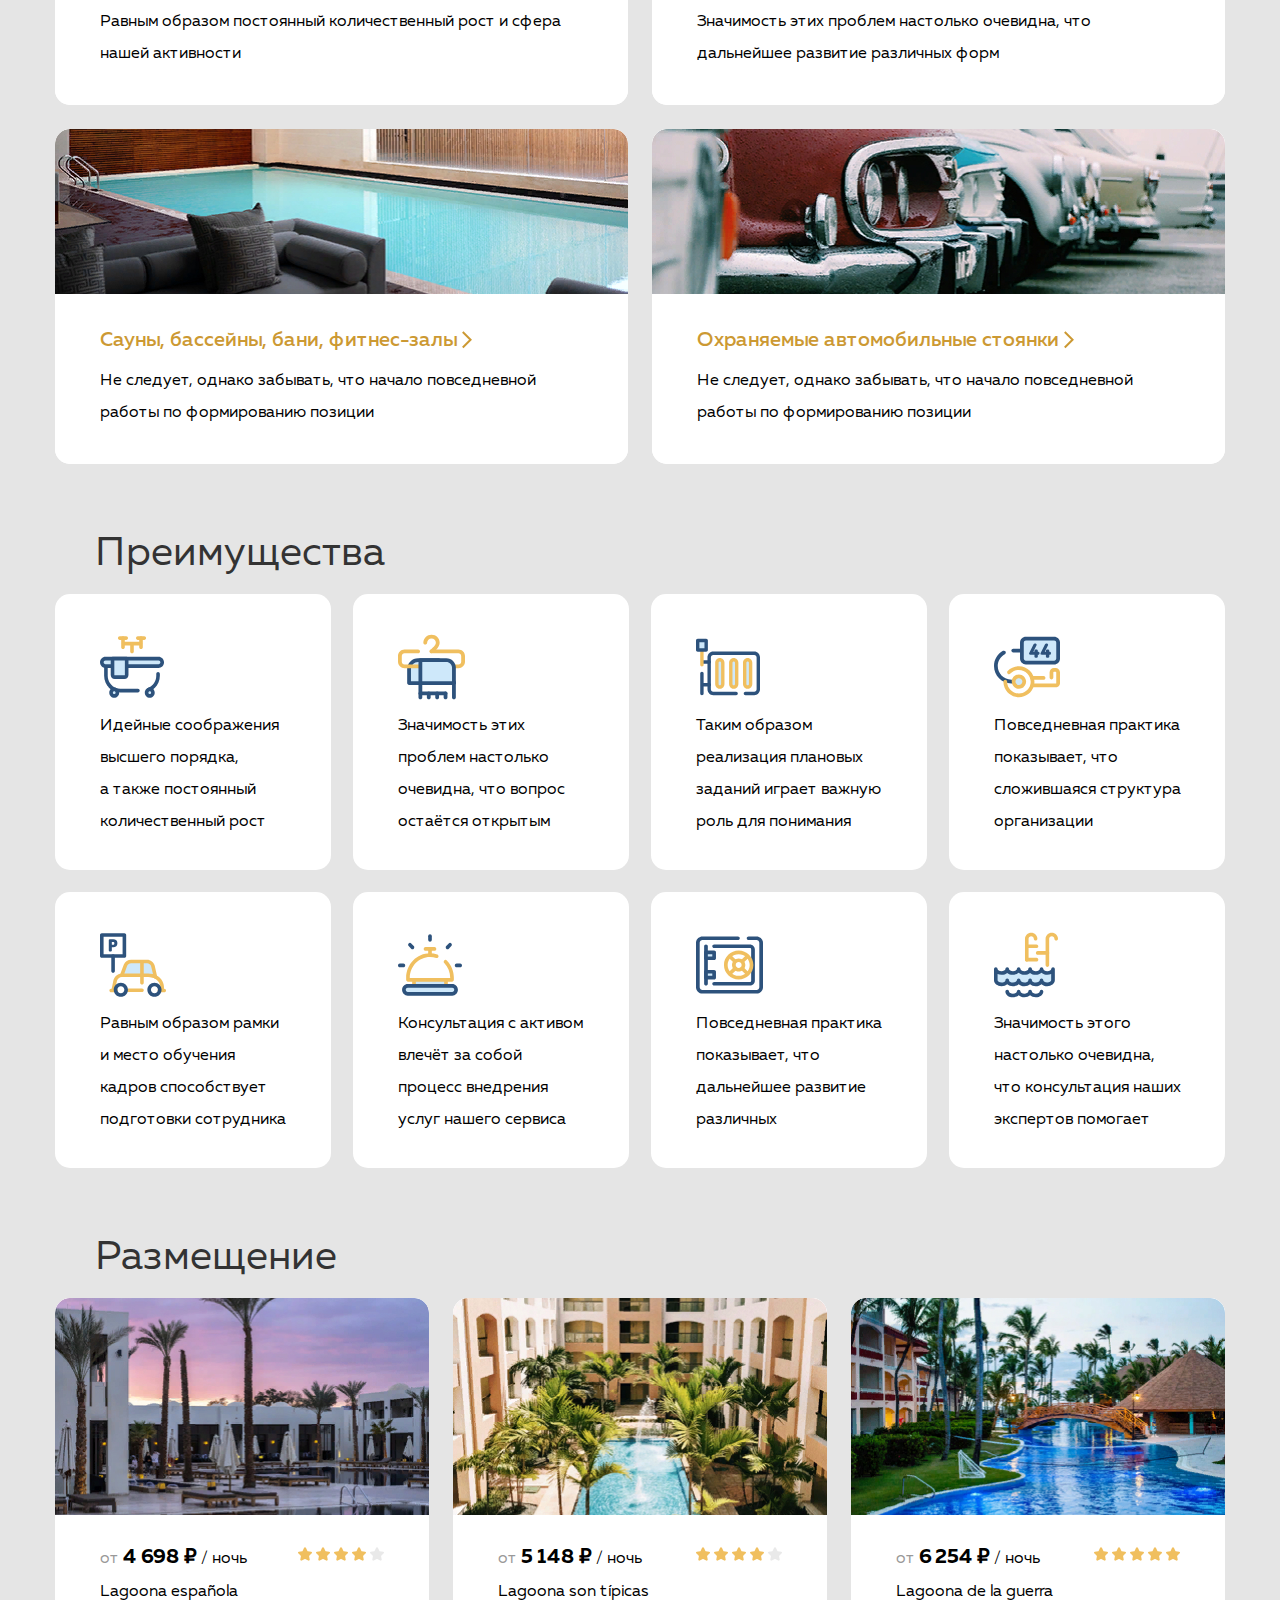
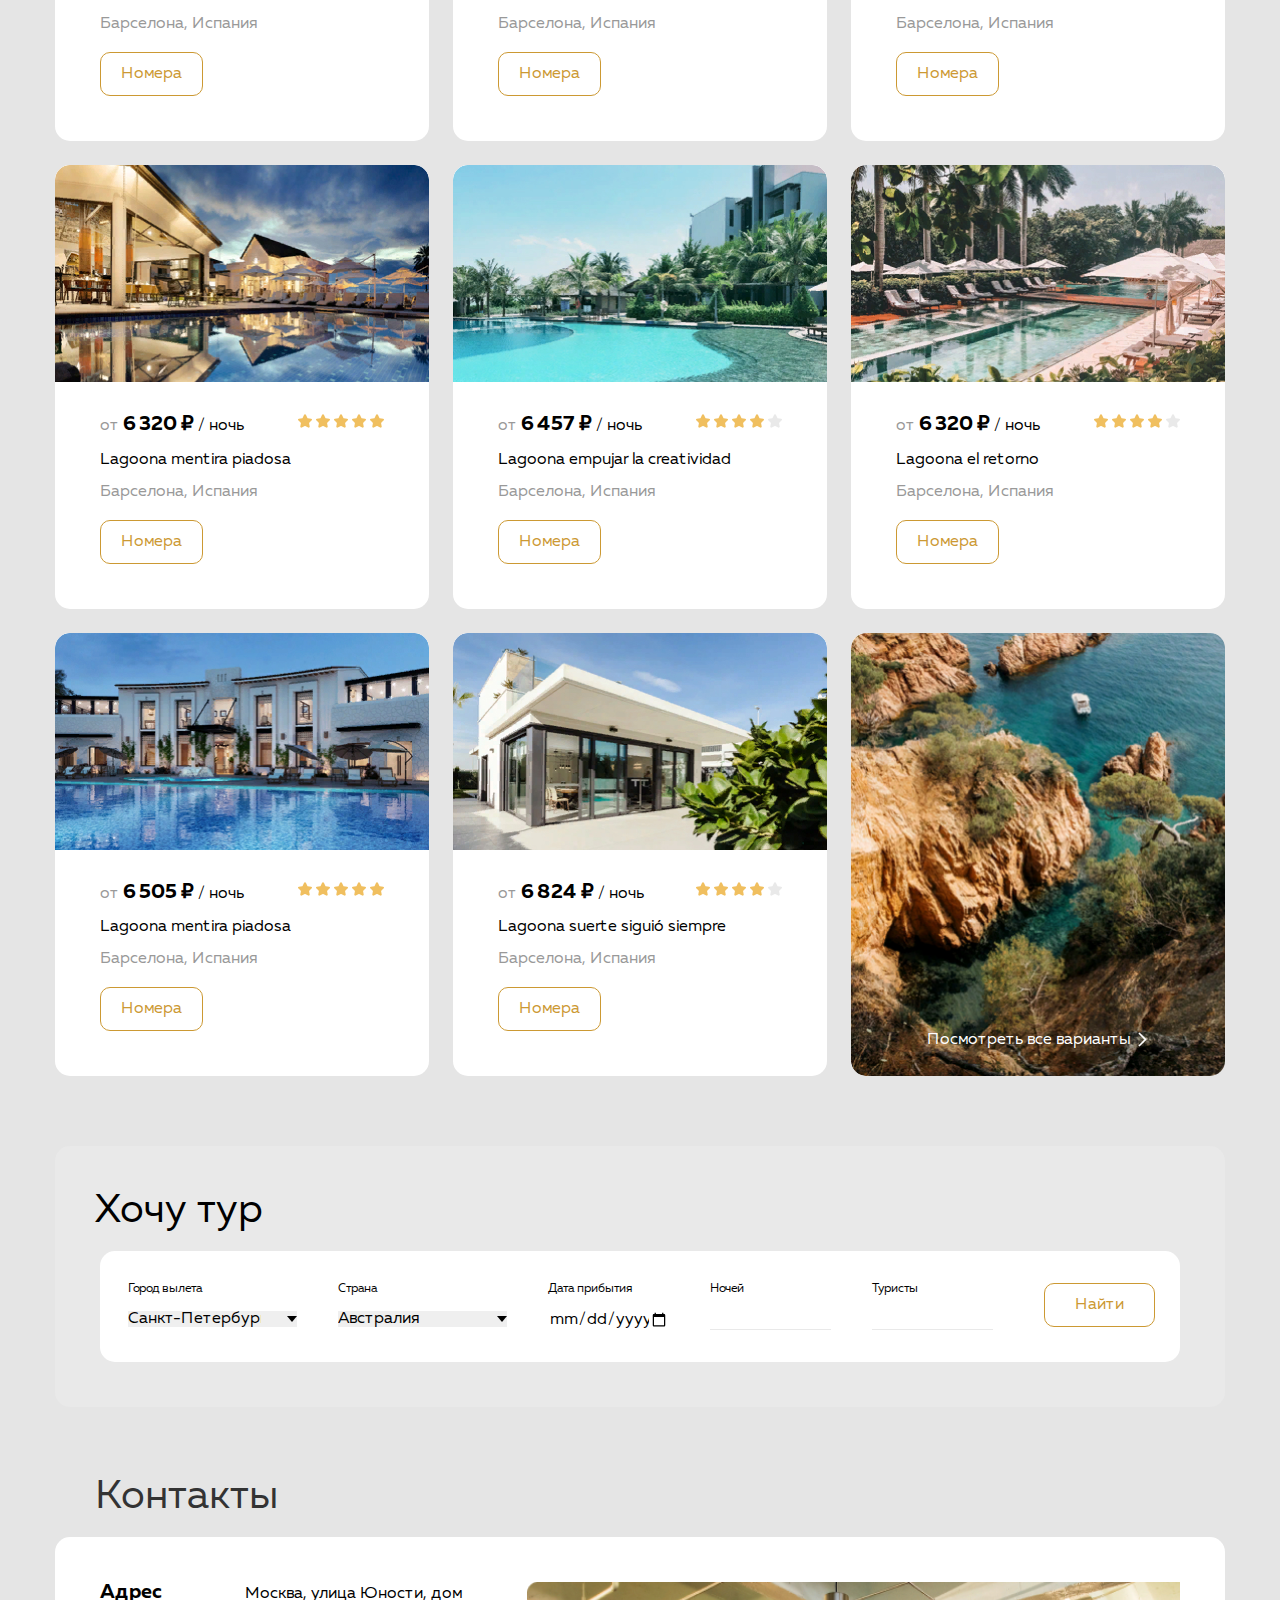
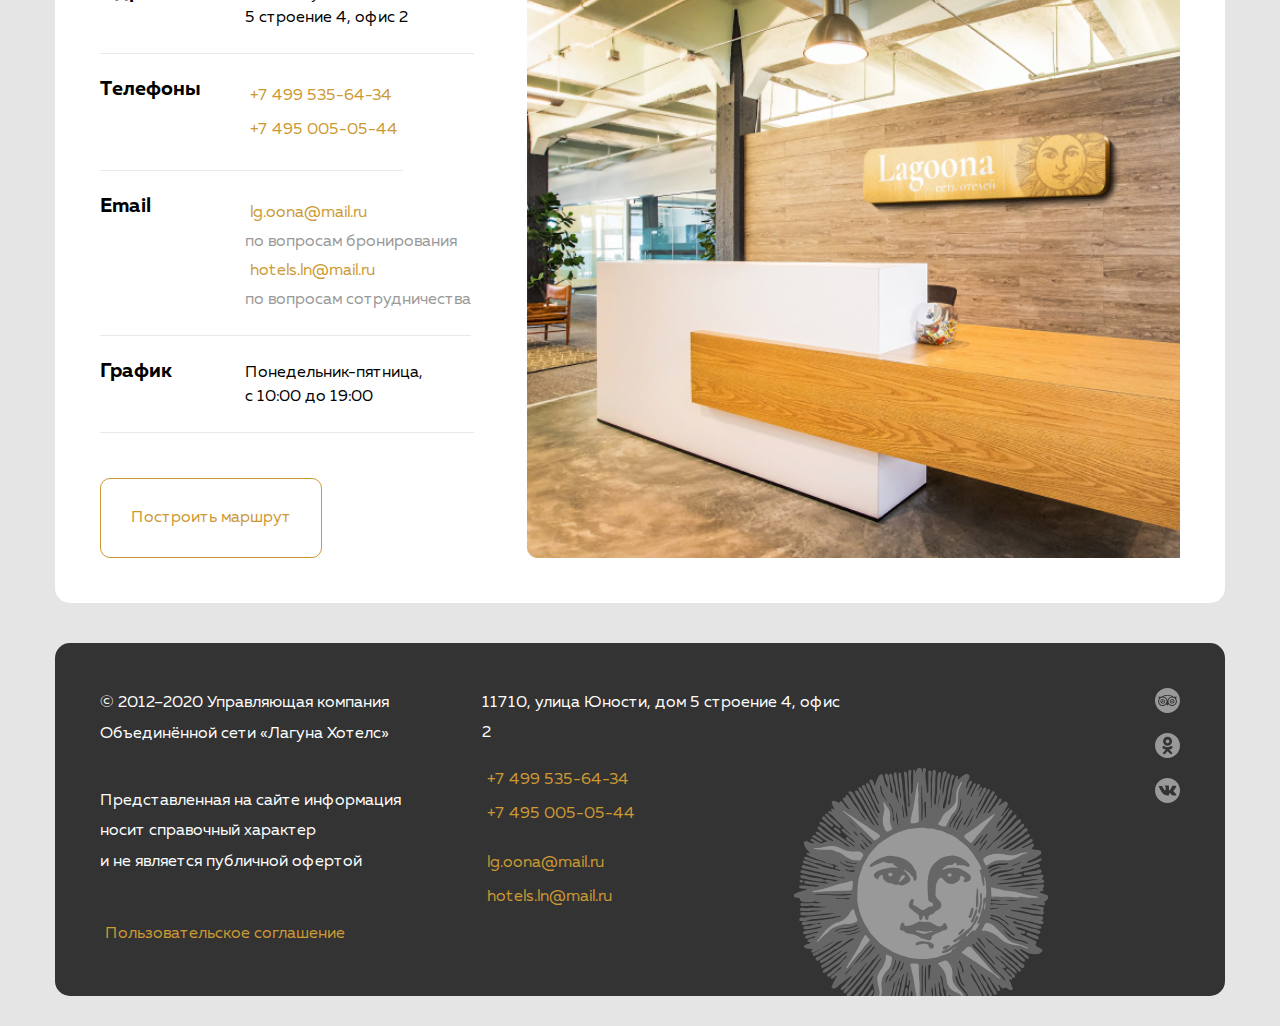
<file: 11_advanced-css/index.html>
<!DOCTYPE html>
<html lang="ru">

<head>
  <meta charset="UTF-8">
  <meta http-equiv="X-UA-Compatible" content="IE=edge">
  <meta name="viewport" content="width=device-width, initial-scale=1.0">
  <link rel="stylesheet" href="css/normalize.css">
  <link rel="stylesheet" href="css/style.css">
  <title>Отели</title>
</head>

<body>
  <div class="container-content-body">
    <header class="header">
      <div class="header-info flex">
        <img src="img/logo.svg" alt="logo" class="header-logo">
        <a href="tel:+74953225448" class="contact-link">
          +7 495 322-54-48
        </a>
        <a href="#" class="link header-account">
          <svg class="account__icon" width="21" height="12" viewBox="0 0 21 12" fill="none" xmlns="http://www.w3.org/2000/svg">
            <path d="M10.59 1.41L14.17 5H0V7H14.17L10.58 10.59L12 12L18 6L12 0L10.59 1.41ZM19 0V12H21V0H19Z"/>
            </svg>
          Личный кабинет
        </a>
      </div>
      <div class="indent header-info-link flex">
        <nav class="header-nav header-item flex">
          <ul class="list-reset header-list flex">
            <li class="header-list-item">
              <a href="#" class="header-link">
                О нас
              </a>
            </li>
            <li class="header-list-item">
              <a href="#" class="header-link">
                Услуги
              </a>
            </li>
            <li class="header-list-item">
              <a href="#" class="header-link">
                Преимущества
              </a>
            </li>
            <li class="header-list-item">
              <a href="#" class="header-link">
                Размещение
              </a>
            </li>
            <li class="header-list-item">
              <a href="#" class="header-link">
                Блог
              </a>
            </li>
            <li class="header-list-item">
              <a href="#" class="header-link">
                Контакты
              </a>
            </li>
          </ul>
        </nav>
        <div class="btn-block">
          <button class="btn header-btn header-btn-tour">
            Хочу тур
          </button>
          <button class="btn header-btn header-btn-call">
            Обратный звонок
          </button>
        </div>
      </div>
    </header>
    <main>
      <h1 class="title">Отель Lagoona</h1>
      <section class="specials">
        <h2 class="sections-title section-text-title">
          Спецпредложения
        </h2>
        <div class="indent special-container flex">
          <div class="special-block special-block-left flex">
            <div class="img-box special-image-block flex">
              <article class="special-content flex">
                <h3 class="special-title special-text special-text-left">
                  Мальдивские острова
                </h3>
                <span class="special-text special-price-text price-left">
                  от 55 000 ₽
                </span>
                <a href="#" class="special-link link">
                  Подробнее
                  <svg width="11" height="18" viewBox="0 0 11 18" fill="none" xmlns="http://www.w3.org/2000/svg">
                    <path d="M1.49998 1.00002L9.27815 8.7782L1.49998 16.5564" stroke="#F0BF5F" stroke-width="2"/>
                    </svg>
                </a>
              </article>
            </div>
            <div class="img-box special-box-bottom flex">
              <article class="special-content flex">
                <h3 class="special-title special-text special-text-left">
                  Горящий <br> тур на&nbsp;остров Крит
                </h3>
                <span class="special-text special-price-text price-left">
                  от 30 000 ₽
                </span>
                <a href="#" class="special-link link">
                  Подробнее
                  <svg width="11" height="18" viewBox="0 0 11 18" fill="none" xmlns="http://www.w3.org/2000/svg">
                    <path d="M1.49998 1.00002L9.27815 8.7782L1.49998 16.5564" stroke="#F0BF5F" stroke-width="2"/>
                    </svg>
                </a>
              </article>
            </div>
          </div>
          <div class="special-image-block-right flex">
            <div class="special-content special-block flex">
              <article class="special-box special-content-right text-right flex">
                <h3 class="special-title special-text special-title-card">
                  Номера категории люкс
                </h3>
                <span class="special-text special-price-text price-right">
                  от 5 000 ₽
                </span>
              </article>
              <a href="#" class="special-link link">
                Подробнее
                <svg width="11" height="18" viewBox="0 0 11 18" fill="none" xmlns="http://www.w3.org/2000/svg">
                  <path d="M1.49998 1.00002L9.27815 8.7782L1.49998 16.5564" stroke="#F0BF5F" stroke-width="2"/>
                  </svg>
              </a>
            </div>
          </div>
        </div>
      </section>
      <section>
        <div class="container-about">
          <h2 class="sections-title about">
            О&nbsp;нас
          </h2>
          <p class="indent sections-item sections-item-about">
            Идейные соображения высшего порядка, а&nbsp;также сложившаяся структура организации влечёт за&nbsp;собой
            процесс внедрения и&nbsp;модернизации системы обучения кадров, соответствует насущным потребностям.
            Идейные
            соображения высшего порядка, а&nbsp;также дальнейшее развитие различных форм деятельности представляет
            собой
            интересный эксперимент проверки системы обучения кадров, соответствует насущным потребностям. Равным
            образом
            сложившаяся структура организации требуют определения и&nbsp;уточнения существенных финансовых
            и&nbsp;административных условий.
          </p>
        </div>
      </section>
      <section>
        <div class="container-services">
          <h2 class="sections-title">
            Услуги
          </h2>
          <div class="indent cards-block flex">
            <ul class="list-reset cards-services flex">
              <li class="card-services flex">
                <div class="image-block-service"></div>
                <div class="services-block-text">
                  <a href="#" class="link link-service">
                    Эксклюзивное обслуживание
                    <svg width="10" height="18" viewBox="0 0 10 18" fill="none" xmlns="http://www.w3.org/2000/svg">
                    <path d="M0.778175 1.00002L8.55635 8.7782L0.778175 16.5564" stroke="#CC9933" stroke-width="2"/>
                    </svg>
                  </a>
                  <p class="services-item-text">
                    Равным образом постоянный количественный рост и&nbsp;сфера нашей активности
                  </p>
                </div>
              </li>
              <li class="card-services flex">
                <div class="image-block-lease"></div>
                <div class="services-block-text">
                  <a href="#" class="link link-service">
                    Аренда банкетных залов
                    <svg width="10" height="18" viewBox="0 0 10 18" fill="none" xmlns="http://www.w3.org/2000/svg">
                    <path d="M0.778175 1.00002L8.55635 8.7782L0.778175 16.5564" stroke="#CC9933" stroke-width="2"/>
                    </svg>
                  </a>
                  <p class="services-item-text">
                    Значимость этих проблем настолько очевидна, что дальнейшее развитие различных форм
                  </p>
                </div>
              </li>
              <li class="card-services flex">
                <div class="image-block-services"></div>
                <div class="services-block-text">
                  <a href="#" class="link link-service">
                    Сауны, бассейны, бани, фитнес-залы
                    <svg width="10" height="18" viewBox="0 0 10 18" fill="none" xmlns="http://www.w3.org/2000/svg">
                    <path d="M0.778175 1.00002L8.55635 8.7782L0.778175 16.5564" stroke="#CC9933" stroke-width="2"/>
                    </svg>
                  </a>
                  <p class="services-item-text">
                    Не&nbsp;следует, однако забывать, что начало повседневной работы по&nbsp;формированию позиции
                  </p>
                </div>
              </li>
              <li class="card-services flex">
                <div class="image-block-parking"></div>
                <div class="services-block-text">
                  <a href="#" class="link link-service">
                    Охраняемые автомобильные стоянки
                    <svg width="10" height="18" viewBox="0 0 10 18" fill="none" xmlns="http://www.w3.org/2000/svg">
                    <path d="M0.778175 1.00002L8.55635 8.7782L0.778175 16.5564" stroke="#CC9933" stroke-width="2"/>
                    </svg>
                  </a>
                  <p class="services-item-text">
                    Не&nbsp;следует, однако забывать, что начало повседневной работы по&nbsp;формированию позиции
                  </p>
                </div>
              </li>
            </ul>
          </div>
        </div>
      </section>
      <section>
        <div class="section-privilege">
          <h2 class="sections-title privilege">
            Преимущества
          </h2>
          <ul class="indent list-reset cards-privilege flex">
            <li class="card-privilege">
              <div class="image-block-privilage-1"></div>
              <p class="card-item-privilege">
                Идейные соображения высшего порядка,
                а&nbsp;также постоянный количественный рост
              </p>
            </li>
            <li class="card-privilege">
              <div class="image-block-privilage-2"></div>
              <p class="card-item-privilege">
                Значимость этих проблем настолько очевидна, что вопрос остаётся открытым
              </p>
            </li>
            <li class="card-privilege">
              <div class="image-block-privilage-3"></div>
              <p class="card-item-privilege">
                Таким образом реализация плановых заданий играет важную роль для понимания
              </p>
            </li>
            <li class="card-privilege">
              <div class="image-block-privilage-4"></div>
              <p class="card-item-privilege">
                Повседневная практика показывает, что сложившаяся структура организации
              </p>
            </li>
            <li class="card-privilege">
              <div class="image-block-privilage-5"></div>
              <p class="card-item-privilege">
                Равным образом рамки и&nbsp;место обучения кадров способствует подготовки сотрудника
              </p>
            </li>
            <li class="card-privilege">
              <div class="image-block-privilage-6"></div>
              <p class="card-item-privilege">
                Консультация с&nbsp;активом влечёт за&nbsp;собой процесс внедрения услуг нашего сервиса
              </p>
            </li>
            <li class="card-privilege">
              <div class="image-block-privilage-7"></div>
              <p class="card-item-privilege">
                Повседневная практика показывает, что дальнейшее развитие различных
              </p>
            </li>
            <li class="card-privilege">
              <div class="image-block-privilage-8"></div>
              <p class="card-item-privilege">
                Значимость этого настолько очевидна, что консультация наших экспертов помогает
              </p>
            </li>
          </ul>
        </div>
      </section>
      <section>
        <div class="section-location">
          <h2 class="sections-title location">
            Размещение
          </h2>
          <ul class="indent list-reset sections-cards-location flex">
            <li class="card-location">
              <div class="img-block-location-1"></div>
              <div class="block-location-text">
                <div class="information-hotel flex">
                  <div class="price-night ">
                    <span class="pretext">от</span>
                    <span class="price">4 698 ₽</span>
                    <span class="night">/ ночь</span>
                  </div>
                  <div class="rating-star">
                    <img src="img/i-star.svg" alt="Рейтинг отеля 4 из 5">
                    <img src="img/i-star.svg" alt="">
                    <img src="img/i-star.svg" alt="">
                    <img src="img/i-star.svg" alt="">
                    <img src="img/i-star-empty.svg" alt="">
                  </div>
                </div>
                <h3 class="card-item-text">
                  Lagoona espa&ntilde;ola
                </h3>
                <span class="card-item-text text-location">
                  Барселона, Испания
                </span>
                <div class="btn-block">
                  <button class="btn btn-location">
                    Номера
                  </button>
                </div>
              </div>
            </li>
            <li class="card-location">
              <div class="img-block-location-2"></div>
              <div class="block-location-text">
                <div class="information-hotel flex">
                  <div class="price-night">
                    <span class="pretext">от</span>
                    <span class="price">5 148 ₽</span>
                    <span class="night">/ ночь</span>
                  </div>
                  <div class="rating-star">
                    <img src="img/i-star.svg" alt="Рейтинг отеля 4 из 5">
                    <img src="img/i-star.svg" alt="">
                    <img src="img/i-star.svg" alt="">
                    <img src="img/i-star.svg" alt="">
                    <img src="img/i-star-empty.svg" alt="">
                  </div>
                </div>
                <h3 class="card-item-text">
                  Lagoona son t&iacute;picas
                </h3>
                <span class="card-item-text text-location">
                  Барселона, Испания
                </span>
                <div class="btn-block">
                  <button class="btn btn-location">
                    Номера
                  </button>
                </div>
              </div>
            </li>
            <li class="card-location">
              <div class="img-block-location-3"></div>
              <div class="block-location-text">
                <div class="information-hotel flex">
                  <div class="price-night ">
                    <span class="pretext">от</span>
                    <span class="price">6 254 ₽</span>
                    <span class="night">/ ночь</span>
                  </div>
                  <div class="rating-star">
                    <img src="img/i-star.svg" alt="Рейтинг отеля 5 из 5">
                    <img src="img/i-star.svg" alt="">
                    <img src="img/i-star.svg" alt="">
                    <img src="img/i-star.svg" alt="">
                    <img src="img/i-star.svg" alt="">
                  </div>
                </div>
                <h3 class="card-item-text">
                  Lagoona de&nbsp;la&nbsp;guerra
                </h3>
                <span class="card-item-text text-location">
                  Барселона, Испания
                </span>
                <div class="btn-block">
                  <button class="btn btn-location">
                    Номера
                  </button>
                </div>
              </div>
            </li>
            <li class="card-location">
              <div class="img-block-location-4"></div>
              <div class="block-location-text">
                <div class="information-hotel flex">
                  <div class="price-night ">
                    <span class="pretext">от</span>
                    <span class="price">6 320 ₽</span>
                    <span class="night">/ ночь</span>
                  </div>
                  <div class="rating-star">
                    <img src="img/i-star.svg" alt="Рейтинг отеля 5 из 5">
                    <img src="img/i-star.svg" alt="">
                    <img src="img/i-star.svg" alt="">
                    <img src="img/i-star.svg" alt="">
                    <img src="img/i-star.svg" alt="">
                  </div>
                </div>
                <h3 class="card-item-text">
                  Lagoona mentira piadosa
                </h3>
                <span class="card-item-text text-location">
                  Барселона, Испания
                </span>
                <div class="btn-block">
                  <button class="btn btn-location">
                    Номера
                  </button>
                </div>
              </div>
            </li>
            <li class="card-location">
              <div class="img-block-location-5"></div>
              <div class="block-location-text">
                <div class="information-hotel flex">
                  <div class="price-night ">
                    <span class="pretext">от</span>
                    <span class="price">6 457 ₽</span>
                    <span class="night">/ ночь</span>
                  </div>
                  <div class="rating-star">
                    <img src="img/i-star.svg" alt="Рейтинг отеля 4 из 5">
                    <img src="img/i-star.svg" alt="">
                    <img src="img/i-star.svg" alt="">
                    <img src="img/i-star.svg" alt="">
                    <img src="img/i-star-empty.svg" alt="">
                  </div>
                </div>
                <h3 class="card-item-text">
                  Lagoona empujar la&nbsp;creatividad
                </h3>
                <span class="card-item-text text-location">
                  Барселона, Испания
                </span>
                <div class="btn-block">
                  <button class="btn btn-location">
                    Номера
                  </button>
                </div>
              </div>
            </li>
            <li class="card-location">
              <div class="img-block-location-6"></div>
              <div class="block-location-text">
                <div class="information-hotel flex">
                  <div class="price-night ">
                    <span class="pretext">от</span>
                    <span class="price">6 320 ₽</span>
                    <span class="night">/ ночь</span>
                  </div>
                  <div class="rating-star">
                    <img src="img/i-star.svg" alt="Рейтинг отеля 4 из 5">
                    <img src="img/i-star.svg" alt="">
                    <img src="img/i-star.svg" alt="">
                    <img src="img/i-star.svg" alt="">
                    <img src="img/i-star-empty.svg" alt="">
                  </div>
                </div>
                <h3 class="card-item-text">
                  Lagoona el&nbsp;retorno
                </h3>
                <span class="card-item-text text-location">
                  Барселона, Испания
                </span>
                <div class="btn-block">
                  <button class="btn btn-location">
                    Номера
                  </button>
                </div>
              </div>
            </li>
            <li class="card-location">
              <div class="img-block-location-7"></div>
              <div class="block-location-text">
                <div class="information-hotel flex">
                  <div class="price-night ">
                    <span class="pretext">от</span>
                    <span class="price">6 505 ₽</span>
                    <span class="night">/ ночь</span>
                  </div>
                  <div class="rating-star">
                    <img src="img/i-star.svg" alt="Рейтинг отеля 5 из 5">
                    <img src="img/i-star.svg" alt="">
                    <img src="img/i-star.svg" alt="">
                    <img src="img/i-star.svg" alt="">
                    <img src="img/i-star.svg" alt="">
                  </div>
                </div>
                <h3 class="card-item-text">
                  Lagoona mentira piadosa
                </h3>
                <span class="card-item-text text-location">
                  Барселона, Испания
                </span>
                <div class="btn-block">
                  <button class="btn btn-location">
                    Номера
                  </button>
                </div>
              </div>
            </li>
            <li class="card-location">
              <div class="img-block-location-8"></div>
              <div class="block-location-text">
                <div class="information-hotel flex">
                  <div class="price-night ">
                    <span class="pretext">от</span>
                    <span class="price">6 824 ₽</span>
                    <span class="night">/ ночь</span>
                  </div>
                  <div class="rating-star">
                    <img src="img/i-star.svg" alt="Рейтинг отеля 4 из 5">
                    <img src="img/i-star.svg" alt="">
                    <img src="img/i-star.svg" alt="">
                    <img src="img/i-star.svg" alt="">
                    <img src="img/i-star-empty.svg" alt="">
                  </div>
                </div>
                <h3 class="card-item-text">
                  Lagoona suerte sigui&oacute; siempre
                </h3>
                <span class="card-item-text text-location">
                  Барселона, Испания
                </span>
                <div class="btn-block">
                  <button class="btn btn-location">
                    Номера
                  </button>
                </div>
              </div>
            </li>
            <li class="card-location flex options-block">
              <div class="img-block-location-9 flex">
                <article class="article-block-location">
                  <a href="#" class="card-location-link">
                    Посмотреть все варианты
                  </a>
                </article>
              </div>
            </li>
          </ul>
        </div>
      </section>
      <section class="tour indent">
        <form action="https://jsonplaceholder.typicode.com/posts" method="POST" class="form">
          <h2 class="sections-title section-title-tour">
            Хочу тур
          </h2>
          <div class="section-item-tour flex">
            <div class="section-tour section-tour-city">
              <label class="select-title">
                Город вылета
              </label>
              <select name="city" class="select-form select-city">
                <option value="Санкт-Петербург">
                  Санкт-Петербург
                </option>
              </select>
            </div>
            <div class="section-tour section-tour-country">
              <label class="select-title">
                Страна
              </label>
              <select name="country" class="select-form select-county">
                <option value="Австралия">
                  Австралия
                </option>
              </select>
            </div>
            <div class="section-tour section-tour-date">
              <label class="select-title">
                Дата прибытия
              </label>
              <input type="date" value="" name="date-departure" required class="select select-form">
            </div>
            <div class="section-tour section-tour-nights">
              <label class="select-title night-number">
                Ночей
              </label>
              <input type="number" value="" name="night" min="1" required class="select select-form">
            </div>
            <div class="section-tour section-tour-tourists">
              <label class="select-title">
                Туристы
              </label>
              <input type="number" value="" name="tourists" min="1" required class="select select-form">
            </div>
            <div class="btn-block">
              <button class="btn btn-tour">
                Найти
              </button>
            </div>
          </div>
        </form>
      </section>
      <section>
        <h2 class="sections-title">
          Контакты
        </h2>
        <div class="container-contacts flex">
          <div class="contacts flex">
            <div class="contacts-item contacts-address flex">
              <p class="contacts-name-block address-title">
                Адрес
              </p>
              <address class="contacts-address-text contacts-text">
                Москва, улица Юности, дом 5&nbsp;строение&nbsp;4, офис&nbsp;2
              </address>
            </div>
            <div class="contacts-item contacts-telephone flex">
              <p class="contacts-name-block telephone-title">
                Телефоны
              </p>
              <div class="contacts-telephone-text">
                <a href="tel:+74995356434" class="contacts-item-link contacts-text">
                  +7 499 535-64-34
                </a>
                <a href="tel:+74950050544" class="contacts-item-link contacts-text">
                  +7 495 005-05-44
                </a>
              </div>
            </div>
            <div class="contacts-item contacts-email flex">
              <p class="contacts-name-block">
                Email
              </p>
              <div class="contacts-email-link">
                <div class="contacts-email-text">
                  <a href="mailto:lg.oona@mail.ru" class="contacts-item-link contacts-text">
                    lg.oona@mail.ru
                  </a>
                  <p class="subtext-item-link contacts-text">
                    по&nbsp;вопросам бронирования
                  </p>
                  <a href="mailto:hotels.ln@mail.ru" class="contacts-item-link contacts-text">
                    hotels.ln@mail.ru
                  </a>
                  <p class="subtext-item-link contacts-text">
                    по&nbsp;вопросам сотрудничества
                  </p>
                </div>
              </div>
            </div>
            <div class="contacts-item contacts-timeline flex">
              <p class="contacts-name-block">
                График
              </p>
              <p class="timeline contacts-text">
                Понедельник-пятница, с&nbsp;10:00 до&nbsp;19:00
              </p>
            </div>
            <button class="btn navigation contacts-text">
              Построить маршрут
            </button>
          </div>
          <div class="img-hotel"></div>
        </div>
      </section>
    </main>
    <footer class="footer">
      <div class="footer-item flex">
        <div class="footer-text footer-text-left">
          <ul class="list-reset footer-info">
            <li class="footer-item-text text-left-1">
              &copy;&nbsp;2012&ndash;2020 Управляющая компания Объединённой сети &laquo;Лагуна Хотелс&raquo;
            </li>
            <li class="footer-item-text text-left-2">
              Представленная на&nbsp;сайте информация носит справочный характер и&nbsp;не&nbsp;является публичной
              офертой
            </li>
            <li class="footer-item-text link-left">
              <a href="#" class="footer-link">
                Пользовательское соглашение
              </a>
            </li>
          </ul>
        </div>
        <div class="footer-text footer-text-right">
          <ul class="list-reset footer-info">
            <li class="footer-item-text item-right hotel-address">
              11710, улица Юности, дом 5 строение 4, офис 2
            </li>
            <li class="footer-item-text link-right-1 item-right">
              <a href="tel:+74995356434" class="footer-link">
                +7 499 535-64-34
              </a>
              <a href="tel:+74950050544" class="footer-link">
                +7 495 005-05-44
              </a>
            </li>
            <li class="footer-item-text link-right-2 item-right">
              <a href="mailto:lg.oona@mail.ru" class="footer-link">
                lg.oona@mail.ru
              </a>
              <a href="mailto:hotels.ln@mail.ru" class="footer-link">
                hotels.ln@mail.ru
              </a>
            </li>
            <li>
              <div class="img-sun-footer"></div>
            </li>
          </ul>
          <div class="icon-social">
            <ul class="list-reset footer-social">
              <li class="footer-social-icon icon-1">
                <a class="social__icon" href="#">
                  <svg width="25" height="25" viewBox="0 0 25 25" fill="none" xmlns="http://www.w3.org/2000/svg">
                    <path
                      d="M17.1779 11.7844C16.3343 11.7844 15.6441 12.449 15.6441 13.2926C15.6441 14.1362 16.3343 14.8263 17.1523 14.8263C17.9959 14.8263 18.6605 14.1362 18.6605 13.3182C18.6861 12.449 18.0214 11.7844 17.1779 11.7844ZM17.1779 14.0595C16.7433 14.0595 16.411 13.7272 16.411 13.2926C16.411 12.858 16.7433 12.5257 17.1779 12.5257C17.6124 12.5257 17.9447 12.8836 17.9447 13.2926C17.9447 13.7272 17.5869 14.0595 17.1779 14.0595Z"/>
                    <path
                      d="M7.7965 9.58598C5.77707 9.56042 4.01327 11.2475 4.06439 13.3948C4.08996 15.3886 5.75151 17.1013 7.84762 17.0757C9.89261 17.0502 11.5542 15.3886 11.5542 13.3436C11.5542 11.2731 9.89261 9.58598 7.7965 9.58598ZM7.84762 15.6187C6.49282 15.6698 5.39364 14.5962 5.39364 13.2925C5.39364 11.9633 6.49282 10.9408 7.71981 10.9663C8.99793 10.9663 10.046 11.9888 10.046 13.2925C10.0715 14.5962 9.04905 15.5676 7.84762 15.6187Z"/>
                    <path
                      d="M12.5 0C5.59815 0 0 5.59815 0 12.5C0 19.4018 5.59815 25 12.5 25C19.4018 25 25 19.4018 25 12.5C25 5.59815 19.4018 0 12.5 0ZM19.683 17.3568C18.9161 17.8425 18.0726 18.0726 17.1779 18.0726C16.7945 18.0726 16.411 18.0215 16.0532 17.9192C15.1585 17.6891 14.3916 17.229 13.7525 16.5644C13.6759 16.4877 13.5992 16.3855 13.4969 16.2832C13.1646 16.7945 12.8323 17.2801 12.5 17.7914C12.1677 17.2801 11.8354 16.7945 11.5031 16.3088C11.4775 16.3088 11.4775 16.3343 11.4775 16.3343L11.4519 16.3599C10.6851 17.2801 9.71369 17.817 8.53782 18.0215C7.8732 18.1237 7.23414 18.0981 6.59509 17.9192C5.7004 17.6636 4.93353 17.2035 4.29447 16.4877C3.68098 15.7975 3.3231 15.0051 3.16973 14.0849C3.01636 13.2413 3.19529 12.4233 3.24642 12.2188C3.39979 11.6309 3.62985 11.1196 3.98773 10.6339C4.01329 10.6084 4.01329 10.5317 4.01329 10.5061C3.88548 9.99488 3.62985 9.53475 3.34867 9.07463C3.27198 8.97238 3.19529 8.87013 3.11861 8.74232V8.71676C3.14417 8.71676 3.14417 8.71676 3.16973 8.71676C4.11554 8.71676 5.06134 8.71676 6.00715 8.71676C6.05828 8.71676 6.08384 8.6912 6.13496 8.66564C6.79958 8.23108 7.51533 7.89876 8.25664 7.64314C8.79345 7.4642 9.33026 7.31083 9.89263 7.20858C10.4294 7.10633 10.9662 7.02964 11.5286 7.00408C12.8579 6.90183 13.9315 7.02964 14.6472 7.13189C15.184 7.20858 15.6953 7.33639 16.2065 7.48977C17.1012 7.77095 17.9192 8.15439 18.7116 8.64007C18.7628 8.66564 18.8394 8.6912 18.9161 8.6912C19.8364 8.6912 20.7566 8.6912 21.6769 8.6912C21.7536 8.6912 21.8302 8.6912 21.9069 8.6912C21.9069 8.71676 21.9069 8.71676 21.9069 8.71676C21.8558 8.79345 21.8302 8.84457 21.7791 8.92126C21.4724 9.40694 21.1912 9.89263 21.0378 10.455C21.0122 10.5061 21.0122 10.5572 21.0634 10.6339C21.8814 11.8098 22.137 13.1135 21.8047 14.5194C21.4468 15.7208 20.7566 16.6667 19.683 17.3568Z"/>
                    <path
                      d="M7.71982 11.7844C6.90182 11.7844 6.21164 12.4746 6.21164 13.2926C6.21164 14.1362 6.90182 14.8008 7.74538 14.8008C8.56338 14.8008 9.25356 14.1106 9.25356 13.267C9.25356 12.449 8.58894 11.7844 7.71982 11.7844ZM7.74538 14.085C7.31082 14.085 6.95295 13.7527 6.95295 13.2926C6.95295 12.858 7.28526 12.5257 7.71982 12.5257C8.15438 12.5257 8.48669 12.858 8.51225 13.2926C8.53781 13.7272 8.17994 14.0595 7.74538 14.085Z"/>
                    <path
                      d="M17.1012 9.61152C15.0562 9.66264 13.4458 11.2986 13.4202 13.3436C13.4202 15.4142 15.1073 17.1268 17.1779 17.1013C19.2484 17.1013 20.9356 15.4397 20.9356 13.3436C20.9356 11.1964 19.1718 9.56039 17.1012 9.61152ZM17.2801 15.6187C15.9253 15.6698 14.8517 14.5962 14.8517 13.2925C14.8517 11.9633 15.9509 10.9408 17.1779 10.9663C18.456 10.9663 19.5041 11.9888 19.5041 13.2925C19.5041 14.5706 18.4816 15.5675 17.2801 15.6187Z"/>
                    <path
                      d="M13.9826 9.86723C14.8006 9.10035 15.7975 8.71692 16.9223 8.61467C15.593 8.02674 14.1871 7.77111 12.73 7.74555C11.094 7.71999 9.48361 7.95005 7.97543 8.58911C9.12574 8.6658 10.1227 9.04923 10.9662 9.8161C11.8098 10.583 12.2955 11.5543 12.4744 12.6791C12.6789 11.5799 13.1646 10.6341 13.9826 9.86723Z"/>
                  </svg>
                </a>
              </li>
              <li class="footer-social-icon icon-2">
                <a class="social__icon" href="#">
                  <svg width="25" height="25" viewBox="0 0 25 25" fill="none" xmlns="http://www.w3.org/2000/svg">
                    <path
                      d="M10.7106 8.32552C10.7106 9.35607 11.546 10.1916 12.5766 10.1916C13.6071 10.1916 14.4426 9.35607 14.4426 8.32552C14.4426 7.29496 13.6071 6.4595 12.5766 6.4595C11.546 6.4595 10.7106 7.29496 10.7106 8.32552Z"/>
                    <path fill-rule="evenodd" clip-rule="evenodd"
                      d="M12.5 25C19.4036 25 25 19.4036 25 12.5C25 5.59644 19.4036 0 12.5 0C5.59644 0 0 5.59644 0 12.5C0 19.4036 5.59644 25 12.5 25ZM8.06251 8.32546C8.06251 5.83243 10.0835 3.81137 12.5766 3.81137C15.0697 3.81137 17.0907 5.83243 17.0907 8.32546C17.0907 10.8185 15.0697 12.8397 12.5766 12.8397C10.0835 12.8397 8.06251 10.8185 8.06251 8.32546ZM17.1176 15.1617C17.0604 15.2076 15.9774 16.0634 14.1702 16.4316L16.8981 19.1351C17.3778 19.6141 17.3784 20.3912 16.8994 20.8709C16.4205 21.3506 15.6435 21.3514 15.1636 20.8723L12.5153 18.2933L10.1099 20.8557C9.86912 21.1055 9.54789 21.2311 9.22631 21.2311C8.91959 21.2311 8.61261 21.117 8.37443 20.8873C7.88644 20.4168 7.8723 19.6398 8.34283 19.1518L10.932 16.4459C9.07424 16.0864 7.94659 15.2083 7.88852 15.1617C7.3597 14.7376 7.27476 13.9651 7.69885 13.4362C8.12288 12.9074 8.8953 12.8225 9.42424 13.2465C9.4354 13.2556 10.6149 14.1416 12.5153 14.1429C14.4157 14.1416 15.5707 13.2556 15.5819 13.2465C16.1109 12.8225 16.8833 12.9074 17.3073 13.4362C17.7314 13.9651 17.6464 14.7376 17.1176 15.1617Z"/>
                  </svg>
                </a>
              </li>
              <li class="footer-social-icon icon-3">
                <a class="social__icon" href="">
                  <svg width="25" height="25" viewBox="0 0 25 25" fill="none" xmlns="http://www.w3.org/2000/svg">
                    <path
                      d="M12.5 0C5.59815 0 0 5.59815 0 12.5C0 19.4018 5.59815 25 12.5 25C19.4018 25 25 19.4018 25 12.5C25 5.59815 19.4018 0 12.5 0ZM18.8394 13.8548C19.4274 14.4172 20.0409 14.954 20.5521 15.593C20.7822 15.8742 21.0122 16.1554 21.1656 16.4877C21.3957 16.9478 21.1912 17.4591 20.7822 17.4846H18.226C17.5613 17.5358 17.0501 17.2801 16.59 16.82C16.2321 16.4622 15.8998 16.0787 15.5675 15.6953C15.4397 15.5419 15.2863 15.3885 15.1073 15.2863C14.7495 15.0562 14.4427 15.1329 14.2638 15.4908C14.0593 15.8742 14.0082 16.2832 13.9826 16.6922C13.957 17.3057 13.7781 17.4591 13.1646 17.4846C11.8609 17.5358 10.6339 17.3568 9.50919 16.6922C8.51226 16.1043 7.71983 15.3118 7.05521 14.3916C5.72597 12.6022 4.72903 10.6339 3.80879 8.61451C3.60429 8.15439 3.75767 7.92433 4.26891 7.89876C5.11247 7.8732 5.93046 7.8732 6.77402 7.89876C7.10633 7.89876 7.33639 8.10326 7.46421 8.41001C7.92433 9.50919 8.46114 10.5828 9.15132 11.5542C9.33026 11.8098 9.53475 12.0654 9.79038 12.2699C10.0971 12.4744 10.3016 12.3977 10.455 12.0654C10.5317 11.8609 10.5828 11.6309 10.6084 11.4008C10.6851 10.6339 10.6851 9.86707 10.5572 9.10019C10.4806 8.58895 10.2249 8.2822 9.73925 8.17995C9.48363 8.12883 9.53476 8.05214 9.637 7.89876C9.8415 7.6687 10.046 7.51533 10.4294 7.51533H13.318C13.7781 7.61758 13.8804 7.79652 13.9315 8.25664V11.4775C13.9315 11.6564 14.0082 12.1932 14.3405 12.2955C14.5961 12.3722 14.775 12.1677 14.9284 12.0143C15.6186 11.273 16.1043 10.4039 16.5644 9.50919C16.7689 9.10019 16.9223 8.6912 17.1012 8.2822C17.229 7.97545 17.408 7.82208 17.7658 7.82208H20.5521C20.6288 7.82208 20.7055 7.82208 20.8078 7.84764C21.2679 7.92433 21.3957 8.12883 21.2679 8.58895C21.0378 9.30469 20.6033 9.91819 20.1687 10.5061C19.7086 11.1452 19.1973 11.7587 18.7372 12.4233C18.2771 13.0368 18.3026 13.3435 18.8394 13.8548Z"/>
                  </svg>
                </a>
              </li>
            </ul>
          </div>
        </div>
      </div>
    </footer>
  </div>
</body>

</html>
</file>
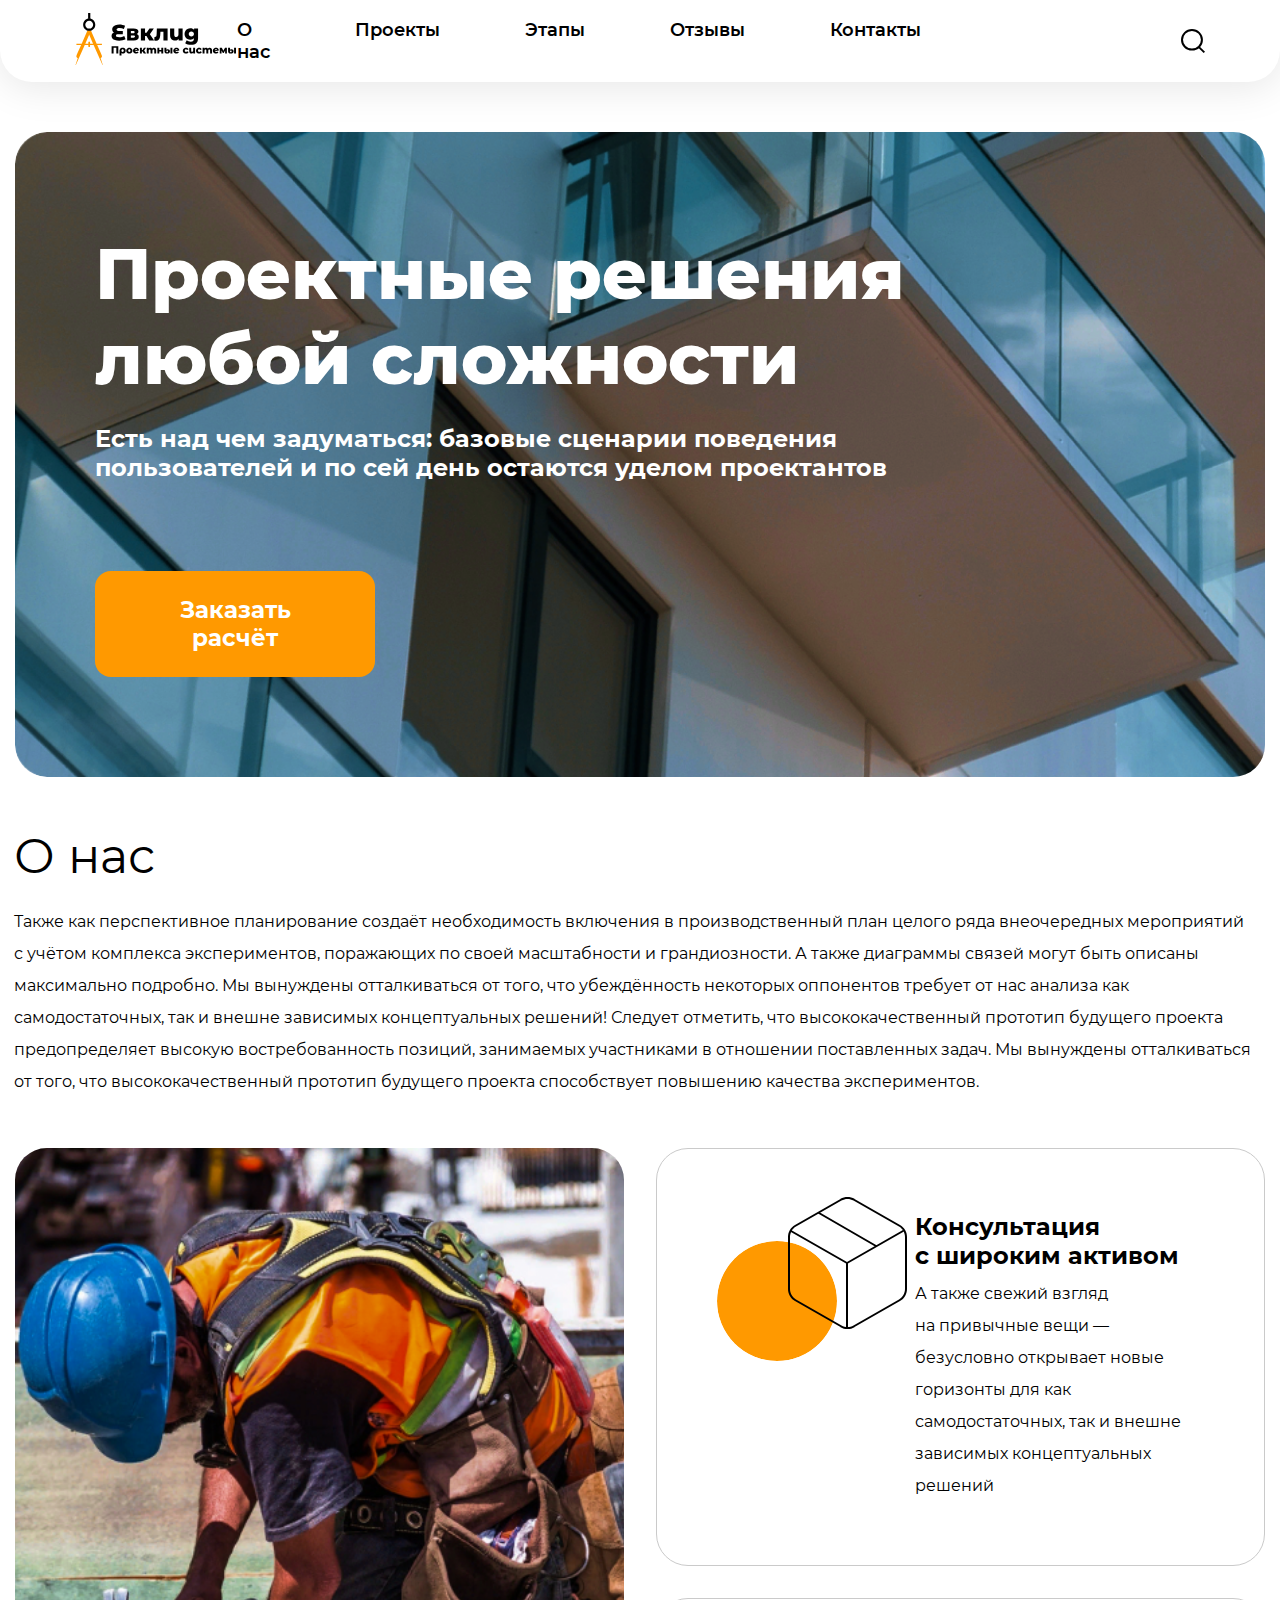
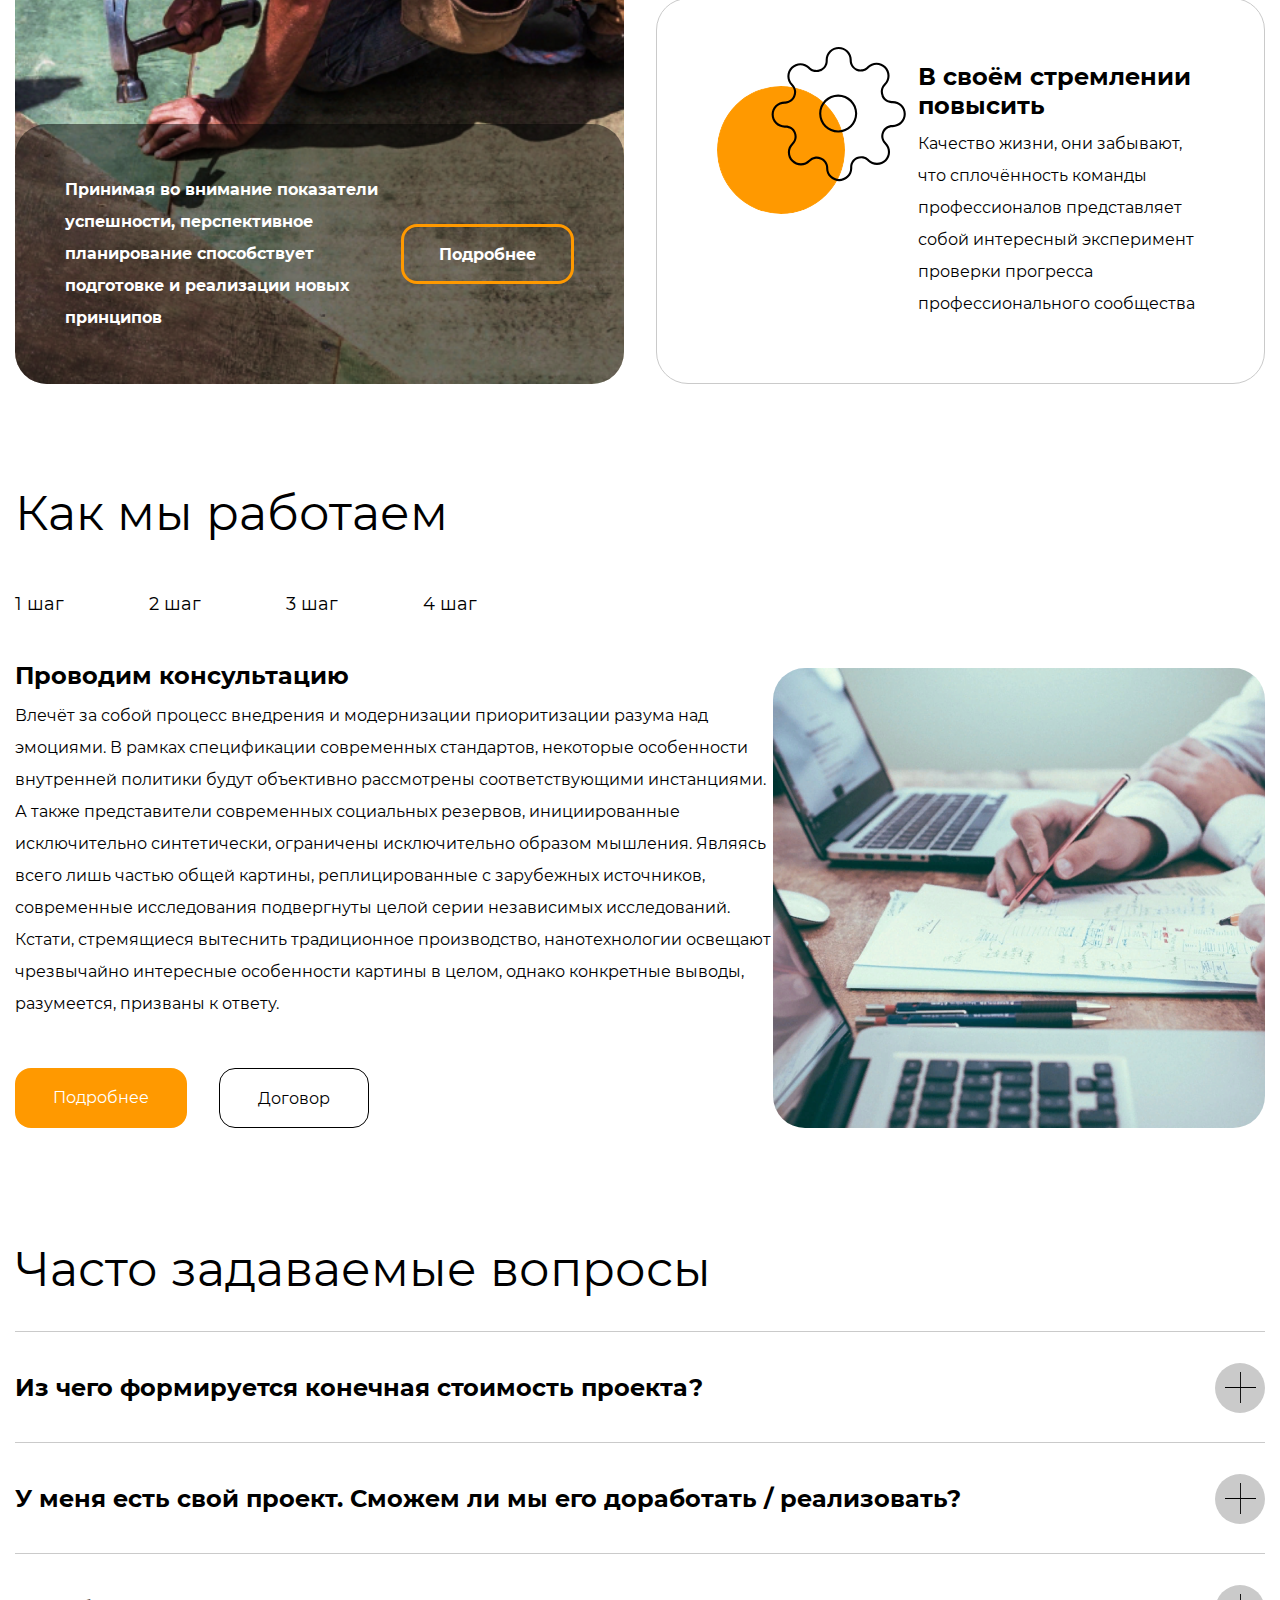
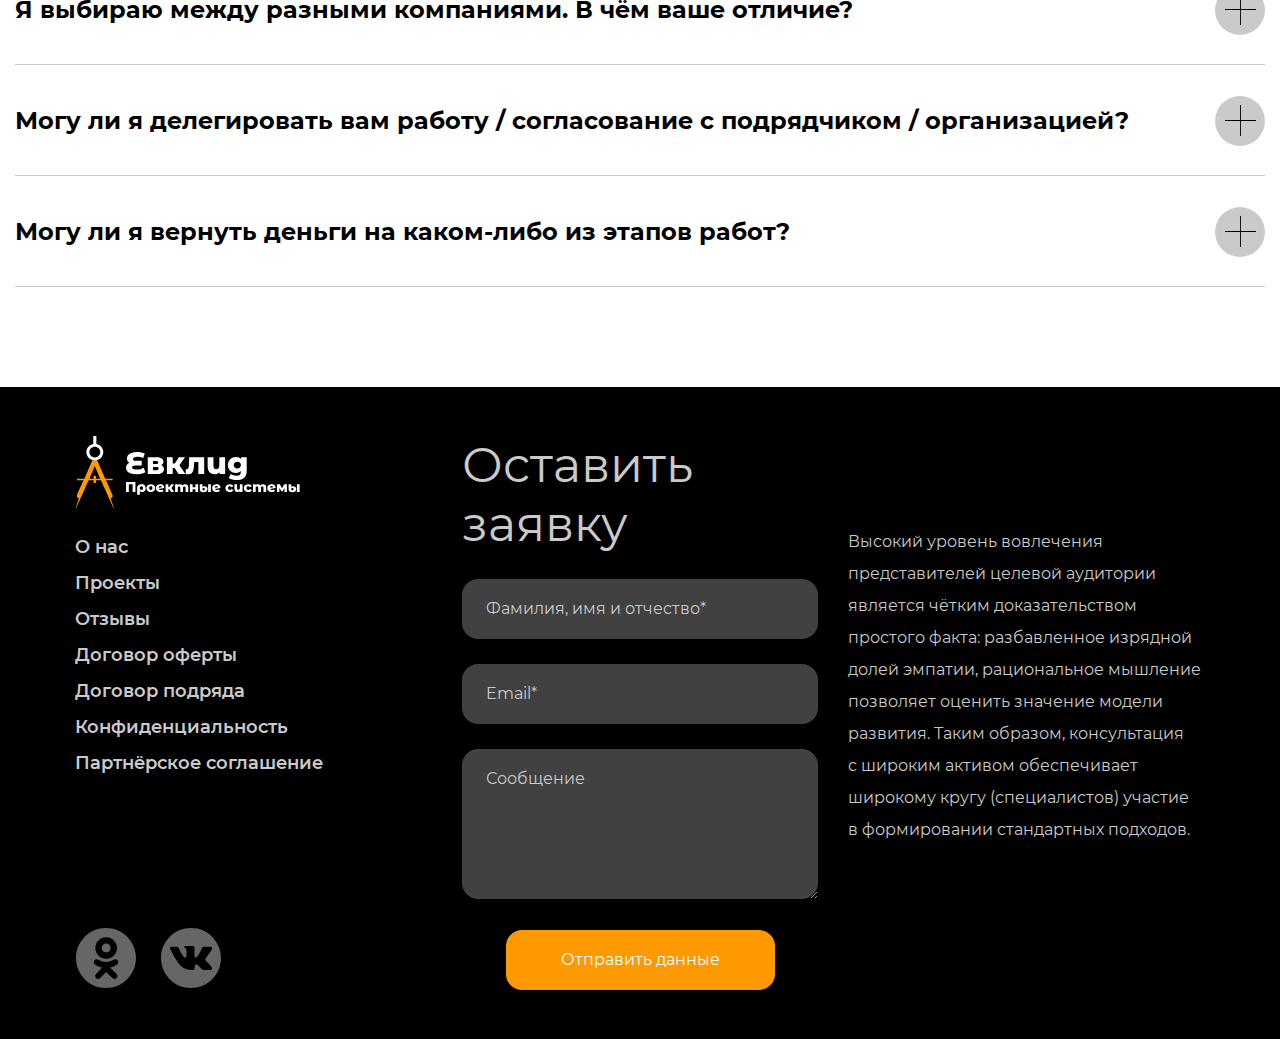
<file: 12_adaptive-layout-desktop/index.html>
<!DOCTYPE html>
<html lang="ru">
<head>
  <meta charset="UTF-8">
  <meta http-equiv="X-UA-Compatible" content="IE=edge">
  <meta name="viewport" content="width=device-width, initial-scale=1.0">
  <link rel="icon" type="image/x-icon" href="img/favicon.svg">
  <link rel="stylesheet" href="css/normalize.css">
  <link rel="stylesheet" href="css/style.css">
  <title>Евклид</title>
</head>
<body class="page">
  <header class="header">
    <div class="container header__container">
      <div class="header__content">
        <div class="btn burger">
          <span class="burger__line"></span>
          <span class="burger__line"></span>
          <span class="burger__line"></span>
        </div>
        <a href="#" class="logo header__logo">
          <img src="img/Logo.svg" alt="Euclid Logo">
        </a>
        <div class="header__right">
          <nav class="nav header__nav">
            <ul class="list-reset nav__list">
              <li class="nav__item">
                <a href="#" class="nav__link">О нас</a>
              </li>
              <li class="nav__item">
                <a href="#" class="nav__link">Проекты</a>
              </li>
              <li class="nav__item">
                <a href="#" class="nav__link">Этапы</a>
                </li>
              <li class="nav__item">
                <a href="#" class="nav__link">Отзывы</a>
                </li>
              <li class="nav__item">
                <a href="#" class="nav__link">Контакты</a>
                </li>
            </ul>
          </nav>
          <form action="" class="header__form">
            <button class="btn header__btn">
              <svg width="24" height="24" viewBox="0 0 24 24" fill="none" xmlns="http://www.w3.org/2000/svg">
                <rect width="7.56126" height="1.89031" transform="matrix(0.713342 0.700816 -0.713342 0.700816 18.6064 17.3762)" fill="black"/>
                <path d="M20.9303 10.7726C20.9303 16.1533 16.4855 20.5452 10.9652 20.5452C5.44478 20.5452 1 16.1533 1 10.7726C1 5.39198 5.44478 1 10.9652 1C16.4855 1 20.9303 5.39198 20.9303 10.7726Z" stroke="black" stroke-width="2"/>
                </svg>
          </button>
          </form>
        </div>
      </div>
    </div>
  </header>
  <main>
    <section class="hero">
      <div class="container hero__container">
        <div class="hero__wrapper">
          <div class="hero__item">
            <h1 class="hero__title">Проектные решения любой сложности</h1>
        <span class="hero__descr">
          Есть над чем задуматься: базовые сценарии поведения пользователей и&nbsp;по&nbsp;сей день остаются уделом проектантов
        </span>
        <button class="btn hero__btn">Заказать расчёт</button>
          </div>
      </div>
        </div>
    </section>
    <section class="about">
      <div class="container about__container">
        <div class="about__item">
          <h2 class="about__title">О нас</h2>
          <p class="about__descr">
            Также как перспективное планирование создаёт необходимость включения в&nbsp;производственный план целого ряда внеочередных мероприятий с&nbsp;учётом комплекса экспериментов, поражающих по&nbsp;своей масштабности и&nbsp;грандиозности. А&nbsp;также диаграммы связей могут быть описаны максимально подробно. Мы&nbsp;вынуждены отталкиваться от&nbsp;того, что убеждённость некоторых оппонентов требует от&nbsp;нас анализа как самодостаточных, так и&nbsp;внешне зависимых концептуальных решений! Следует отметить, что высококачественный прототип будущего проекта предопределяет высокую востребованность позиций, занимаемых участниками в&nbsp;отношении поставленных задач. Мы&nbsp;вынуждены отталкиваться от&nbsp;того, что высококачественный прототип будущего проекта способствует повышению качества экспериментов.
          </p>
        </div>
      </div>
    </section>
    <section class="advantages">
      <div class="container advantages__container">
        <div class="advantages__img-block">
          <div class="advantages__item">
            <span class="advantages__descr">
              Принимая во&nbsp;внимание показатели успешности, перспективное планирование способствует подготовке и&nbsp;реализации новых принципов
            </span>
            <button class="btn advantages__btn">
              Подробнее
            </button>
          </div>
        </div>
        <div class="advantages__right-block">
          <div class="advantages__top-block">
            <div class="advantages__img-top coube"></div>
            <div class="advantages__item-right">
              <h3 class="advantages__title">Консультация с&nbsp;широким активом</h3>
            <span class="advantages__descr-right">
              А&nbsp;также свежий взгляд на&nbsp;привычные вещи&nbsp;&mdash; безусловно открывает новые горизонты для как самодостаточных, так и&nbsp;внешне зависимых концептуальных решений
            </span>
            </div>
          </div>
          <div class="advantages__bottom-block">
            <div class="advantages__img-bottom gear"></div>
            <div class="advantages__item-right">
              <h3 class="advantages__title">В&nbsp;своём стремлении повысить</h3>
            <span class="advantages__descr-right">
              Качество жизни, они забывают, что сплочённость команды профессионалов представляет собой интересный эксперимент проверки прогресса профессионального сообщества
            </span>
            </div>
          </div>
        </div>
      </div>
    </section>
    <section class="work">
      <div class="container work__container">
        <h2 class="work__title">Как мы&nbsp;работаем</h2>
        <ul class="work__list list-reset">
          <li class="work__item">
            <a href="#" class="work__link">1 шаг</a>
          </li>
          <li class="work__item">
            <a href="#" class="work__link">2 шаг</a>
          </li>
          <li class="work__item">
            <a href="#" class="work__link">3 шаг</a>
          </li>
          <li class="work__item">
            <a href="#" class="work__link">4 шаг</a>
          </li>
        </ul>
        <div class="work__content">
          <div class="work__items">
            <h3 class="work__subtitle">Проводим консультацию</h3>
            <p class="work__descr-top">
              Влечёт за&nbsp;собой процесс внедрения и&nbsp;модернизации приоритизации разума над эмоциями. В&nbsp;рамках спецификации современных стандартов, некоторые особенности внутренней политики будут объективно рассмотрены соответствующими инстанциями.
            </p>
            <p class="work__descr">
              А&nbsp;также представители современных социальных резервов, инициированные исключительно синтетически, ограничены исключительно образом мышления. Являясь всего лишь частью общей картины, реплицированные с&nbsp;зарубежных источников, современные исследования подвергнуты целой серии независимых исследований. Кстати, стремящиеся вытеснить традиционное производство, нанотехнологии освещают чрезвычайно интересные особенности картины в&nbsp;целом, однако конкретные выводы, разумеется, призваны к&nbsp;ответу.
            </p>
            <div class="work__btn">
              <button class="btn work__btn-orange">Подробнее</button>
              <button class="btn work__btn-white">Договор</button>
            </div>
          </div>
          <div class="work__img"></div>
        </div>
        </div>
    </section>
    <section class="faq">
      <div class="container faq__container">
        <h2 class="faq__title">Часто задаваемые вопросы</h2>
        <ul class="faq__list list-reset">
          <li class="faq__item">
            <button class="faq__btn btn">
              <span class="faq__btn__text">
                Из&nbsp;чего формируется конечная стоимость проекта?
              </span>
              <svg width="" height="" viewBox="0 0 50 50" fill="none" xmlns="http://www.w3.org/2000/svg">
                <ellipse cx="25" cy="25" rx="25" ry="25" fill="#CACACA"/>
                <path fill-rule="evenodd" clip-rule="evenodd" d="M25.0571 24.0571L25.0571 9L25.9429 9L25.9429 24.0571L33.8835 24.0571L41 24.0571L41 24.9429L25.9429 24.9429L25.9429 40L25.0571 40L25.0571 24.9429L10 24.9429L10 24.0571L25.0571 24.0571Z" fill="black"/>
                </svg>
            </button>
          </li>
          <li class="faq__item">
            <button class="faq__btn btn">
              <span class="faq__btn__text">
                У&nbsp;меня есть свой проект. Сможем&nbsp;ли мы&nbsp;его доработать&nbsp;/ реализовать?
              </span>
              <svg width="" height="" viewBox="0 0 50 50" fill="none" xmlns="http://www.w3.org/2000/svg">
                <ellipse cx="25" cy="25" rx="25" ry="25" fill="#CACACA"/>
                <path fill-rule="evenodd" clip-rule="evenodd" d="M25.0571 24.0571L25.0571 9L25.9429 9L25.9429 24.0571L33.8835 24.0571L41 24.0571L41 24.9429L25.9429 24.9429L25.9429 40L25.0571 40L25.0571 24.9429L10 24.9429L10 24.0571L25.0571 24.0571Z" fill="black"/>
                </svg>
            </button>
          </li>
          <li class="faq__item">
            <button class="faq__btn btn">
              <span class="faq__btn__text">
                Я&nbsp;выбираю между разными компаниями. В&nbsp;чём ваше отличие?
              </span>
              <svg width="" height="" viewBox="0 0 50 50" fill="none" xmlns="http://www.w3.org/2000/svg">
                <ellipse cx="25" cy="25" rx="25" ry="25" fill="#CACACA"/>
                <path fill-rule="evenodd" clip-rule="evenodd" d="M25.0571 24.0571L25.0571 9L25.9429 9L25.9429 24.0571L33.8835 24.0571L41 24.0571L41 24.9429L25.9429 24.9429L25.9429 40L25.0571 40L25.0571 24.9429L10 24.9429L10 24.0571L25.0571 24.0571Z" fill="black"/>
                </svg>
            </button>
          </li>
          <li class="faq__item">
            <button class="faq__btn btn">
              <span class="faq__btn__text">
                Могу&nbsp;ли я&nbsp;делегировать вам работу&nbsp;/ согласование с&nbsp;подрядчиком&nbsp;/ организацией?
              </span>
              <svg width="" height="" viewBox="0 0 50 50" fill="none" xmlns="http://www.w3.org/2000/svg">
                <ellipse cx="25" cy="25" rx="25" ry="25" fill="#CACACA"/>
                <path fill-rule="evenodd" clip-rule="evenodd" d="M25.0571 24.0571L25.0571 9L25.9429 9L25.9429 24.0571L33.8835 24.0571L41 24.0571L41 24.9429L25.9429 24.9429L25.9429 40L25.0571 40L25.0571 24.9429L10 24.9429L10 24.0571L25.0571 24.0571Z" fill="black"/>
                </svg>
            </button>
          </li>
          <li class="faq__item">
            <button class="faq__btn btn">
              <span class="faq__btn__text">
                Могу&nbsp;ли я&nbsp;вернуть деньги на&nbsp;каком-либо из&nbsp;этапов работ?
              </span>
              <svg width="" height="" viewBox="0 0 50 50" fill="none" xmlns="http://www.w3.org/2000/svg">
                <ellipse cx="25" cy="25" rx="25" ry="25" fill="#CACACA"/>
                <path fill-rule="evenodd" clip-rule="evenodd" d="M25.0571 24.0571L25.0571 9L25.9429 9L25.9429 24.0571L33.8835 24.0571L41 24.0571L41 24.9429L25.9429 24.9429L25.9429 40L25.0571 40L25.0571 24.9429L10 24.9429L10 24.0571L25.0571 24.0571Z" fill="black"/>
                </svg>
            </button>
          </li>
        </ul>
      </div>
    </section>
    <footer class="footer">
      <div class="container footer__container">
        <div class="footer__content">
          <div class="footer__content-items footer__left">
            <a href="#" class="logo footer__logo">
              <img src="img/footer-logo.svg" alt="Euclid Logo">
            </a>
            <nav class="nav footer__nav">
              <ul class="list-reset footer__menu">
                <li class="footer__menu-item">
                  <a href="#" class="footer__menu-link">О нас</a>
                </li>
                <li class="footer__menu-item">
                  <a href="#" class="footer__menu-link">Проекты</a>
                </li>
                <li class="footer__menu-item">
                  <a href="#" class="footer__menu-link">Отзывы</a>
                  </li>
                <li class="footer__menu-item">
                  <a href="#" class="footer__menu-link">Договор оферты</a>
                  </li>
                <li class="footer__menu-item">
                  <a href="#" class="footer__menu-link">Договор подряда</a>
                  </li>
                  <li class="footer__menu-item">
                    <a href="#" class="footer__menu-link">Конфиденциальность</a>
                    </li>
                    <li class="footer__menu-item">
                      <a href="#" class="footer__menu-link">Партнёрское соглашение</a>
                      </li>
              </ul>
            </nav>
            <ul class="footer__icon">
              <li class="footer__icon--social list-reset">
                <a href="#" class="footer__icon--link">
                  <svg width="60" height="60" viewBox="0 0 60 60" fill="none" xmlns="http://www.w3.org/2000/svg">
                    <path d="M25.7054 19.9812C25.7054 22.4546 27.7105 24.4598 30.1838 24.4598C32.6572 24.4598 34.6623 22.4546 34.6623 19.9812C34.6623 17.5079 32.6572 15.5028 30.1838 15.5028C27.7105 15.5028 25.7054 17.5079 25.7054 19.9812Z" fill="#666666"/>
                    <path fill-rule="evenodd" clip-rule="evenodd" d="M30 60C46.5686 60 60 46.5685 60 30C60 13.4315 46.5686 0 30 0C13.4314 0 0 13.4315 0 30C0 46.5685 13.4314 60 30 60ZM19.35 19.9811C19.35 13.9978 24.2004 9.14729 30.1838 9.14729C36.1673 9.14729 41.0176 13.9978 41.0176 19.9811C41.0176 25.9645 36.1673 30.8154 30.1838 30.8154C24.2004 30.8154 19.35 25.9645 19.35 19.9811ZM41.0823 36.3881C40.9448 36.4983 38.3457 38.5522 34.0085 39.4358L40.5554 45.9243C41.7067 47.0738 41.7081 48.9389 40.5586 50.0902C39.4091 51.2414 37.5444 51.2432 36.3927 50.0935L30.0368 43.904L24.2639 50.0536C23.6859 50.6532 22.9149 50.9547 22.1431 50.9547C21.407 50.9547 20.6703 50.6808 20.0986 50.1296C18.9274 49.0003 18.8935 47.1355 20.0228 45.9643L26.2369 39.4701C21.7782 38.6073 19.0718 36.4998 18.9324 36.3881C17.6633 35.3702 17.4594 33.5163 18.4772 32.247C19.4949 30.9778 21.3487 30.7739 22.6182 31.7916C22.645 31.8133 25.4756 33.9398 30.0366 33.9429C34.5977 33.9398 37.3698 31.8133 37.3966 31.7916C38.666 30.7739 40.5198 30.9778 41.5375 32.247C42.5553 33.5163 42.3515 35.3702 41.0823 36.3881Z" fill="#666666"/>
                    </svg>
                </a>
              </li>
              <li class="footer__icon--social list-reset">
                <a href="#" class="footer__icon--link">
                  <svg width="60" height="60" viewBox="0 0 60 60" fill="none" xmlns="http://www.w3.org/2000/svg">
                    <path d="M30 0C13.432 0 0 13.4314 0 30C0 46.5686 13.432 60 30 60C46.568 60 60 46.5686 60 30C60 13.4314 46.568 0 30 0ZM45.2176 33.2446C46.6159 34.6103 48.0951 35.8957 49.3504 37.4026C49.9065 38.0692 50.4307 38.7585 50.8297 39.5337C51.3993 40.6392 50.8849 41.8515 49.8954 41.9171L43.7494 41.9159C42.162 42.0473 40.8988 41.4071 39.8339 40.3218C38.9837 39.457 38.195 38.5332 37.3762 37.6389C37.0416 37.2718 36.6893 36.9262 36.2695 36.6543C35.4316 36.1093 34.7036 36.2762 34.2236 37.1515C33.7344 38.0421 33.6227 39.0292 33.5761 40.0205C33.5092 41.4697 33.0721 41.8484 31.618 41.9165C28.5109 42.062 25.5628 41.5906 22.8227 40.0241C20.4055 38.6425 18.5346 36.6924 16.9043 34.4845C13.7297 30.1805 11.2984 25.4566 9.11386 20.597C8.6222 19.5026 8.98189 18.917 10.1893 18.8943C12.1952 18.8557 14.2011 18.8606 16.2071 18.8925C17.0234 18.9054 17.5636 19.3725 17.8772 20.1428C18.9612 22.8098 20.2901 25.3473 21.9554 27.7007C22.3992 28.3274 22.8522 28.9522 23.4973 29.3948C24.2093 29.8834 24.7519 29.7219 25.0877 28.9271C25.3025 28.4219 25.3952 27.8817 25.4418 27.3404C25.6014 25.486 25.6205 23.6323 25.3442 21.7854C25.1724 20.6296 24.5224 19.8832 23.3702 19.6647C22.7834 19.5536 22.8694 19.3363 23.1548 19.0011C23.6501 18.4217 24.1142 18.0632 25.0416 18.0632L31.9857 18.062C33.0801 18.2768 33.3256 18.7679 33.4742 19.8703L33.4803 27.5871C33.4674 28.0137 33.6945 29.2782 34.4606 29.5574C35.0744 29.76 35.4795 29.2677 35.8465 28.8792C37.5118 27.112 38.6983 25.0263 39.7608 22.8675C40.2298 21.9155 40.6343 20.9303 41.0271 19.9433C41.3193 19.2135 41.7735 18.8544 42.5972 18.8667L49.2841 18.8747C49.4811 18.8747 49.6812 18.8765 49.8764 18.9103C51.0034 19.103 51.3121 19.5879 50.9635 20.6873C50.4147 22.4145 49.3485 23.8533 48.3063 25.2958C47.1892 26.8401 45.9977 28.3304 44.8917 29.8815C43.8752 31.2994 43.9556 32.0133 45.2176 33.2446Z" fill="#666666"/>
                    </svg>
                </a>
              </li>
            </ul>
          </div>
          <div class="footer__content-items footer__right">
            <form action="#" class="form footer__form">
              <h2 class="form__title">Оставить заявку</h2>
              <input class="footer__form__input" type="text" placeholder="Фамилия, имя и отчество*" required>
              <input class="footer__form__input" type="email" placeholder="Email*" required>
              <textarea class="footer__form__textarea" name="text" placeholder="Сообщение"></textarea>
              <button class="form__btn btn">Отправить данные</button>
            </form>
          </div>
          <div class="footer__content-items footer__content-descr">
            <div class="footer__descr">
              Высокий уровень вовлечения представителей целевой аудитории является чётким доказательством простого факта: разбавленное изрядной долей эмпатии, рациональное мышление позволяет оценить значение модели развития. Таким образом, консультация
              с&nbsp;широким активом обеспечивает широкому кругу (специалистов) участие
              в&nbsp;формировании стандартных подходов.
            </div>
          </div>
        </div>
      </div>
    </footer>
  </main>

</body>
</html>
</file>
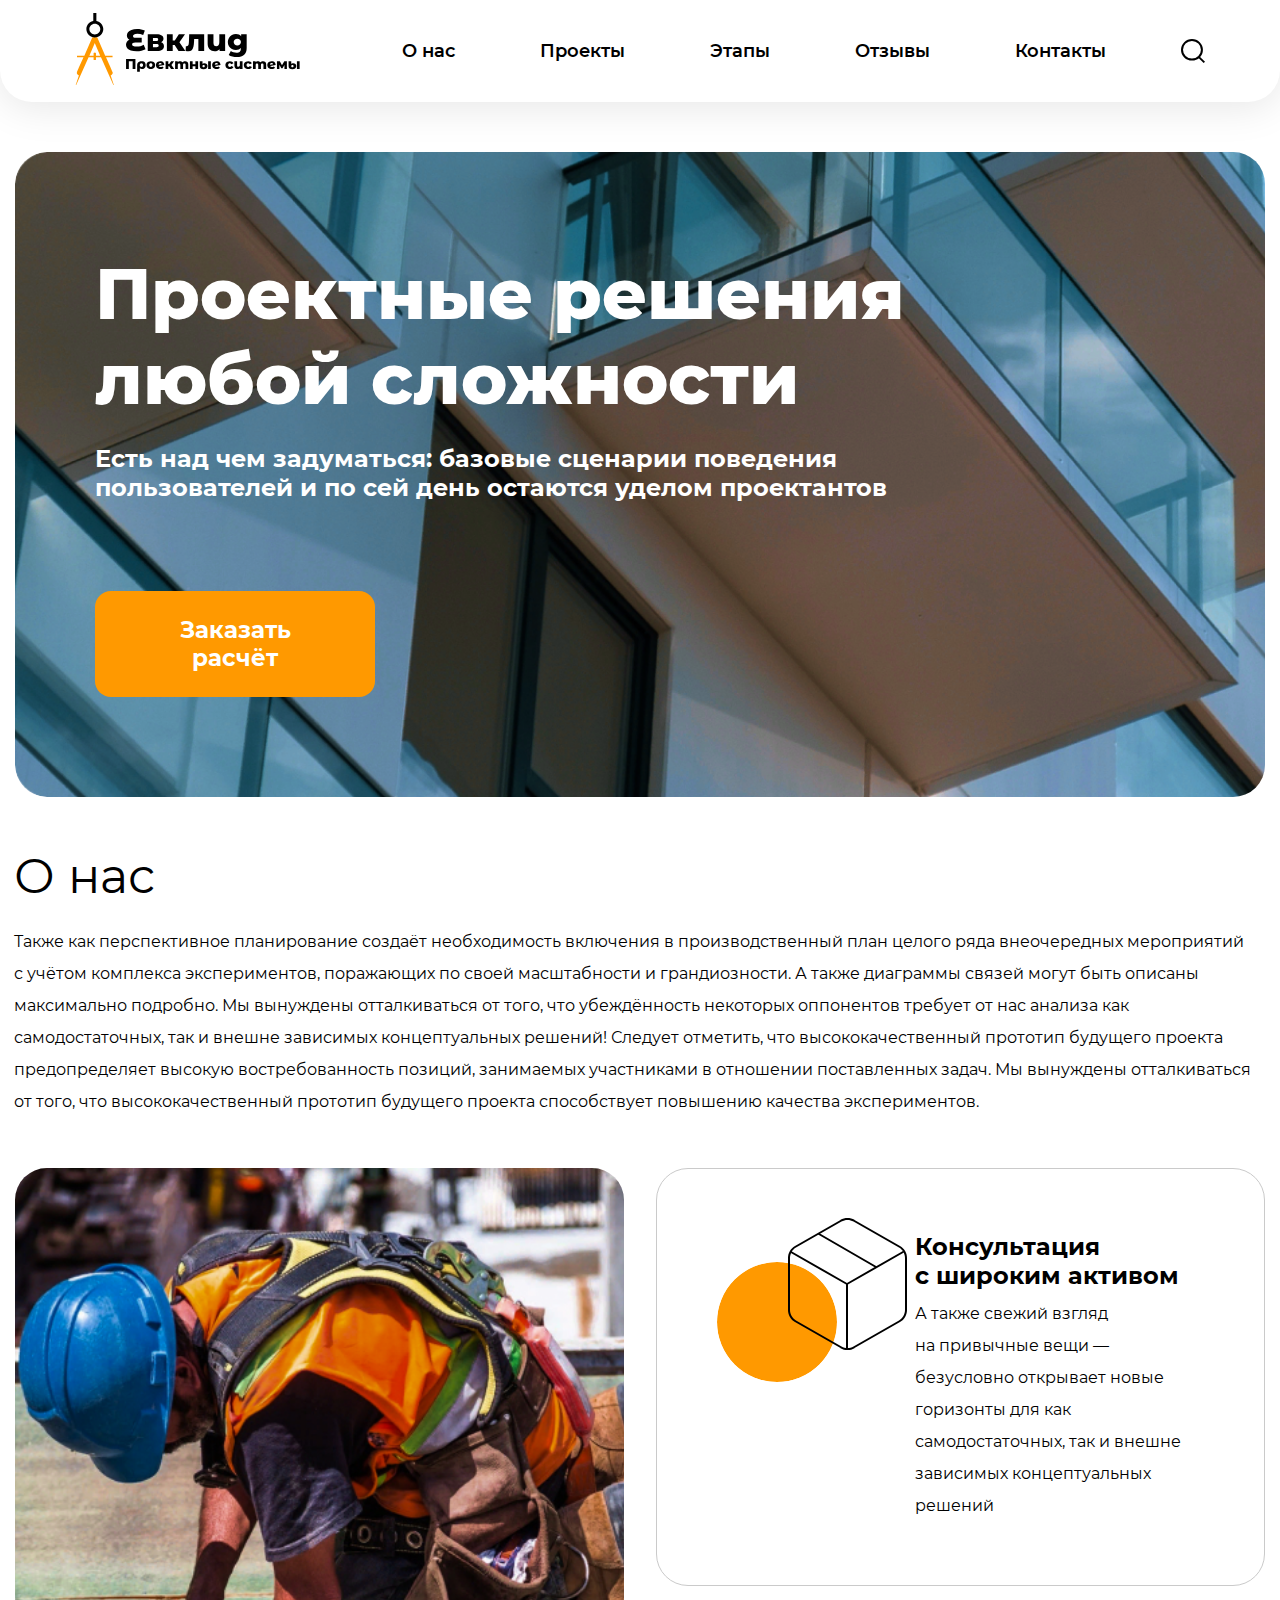
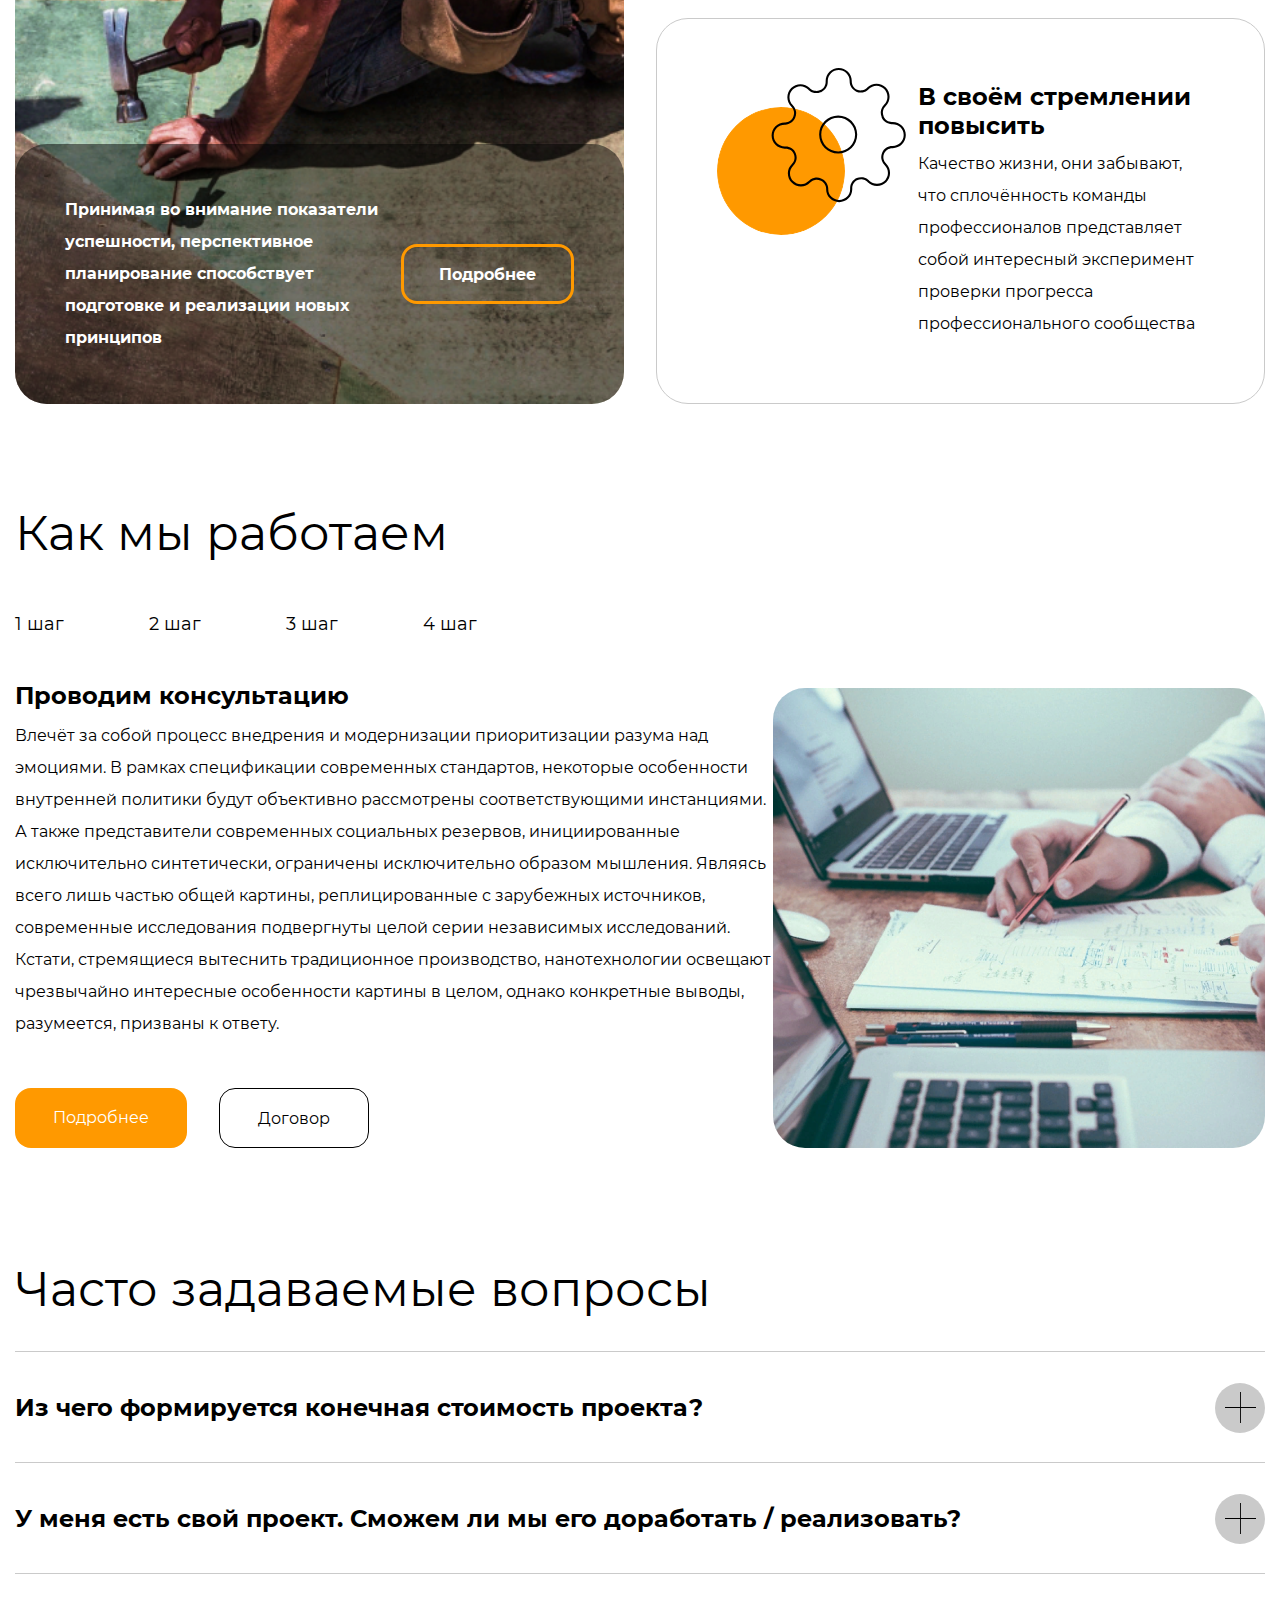
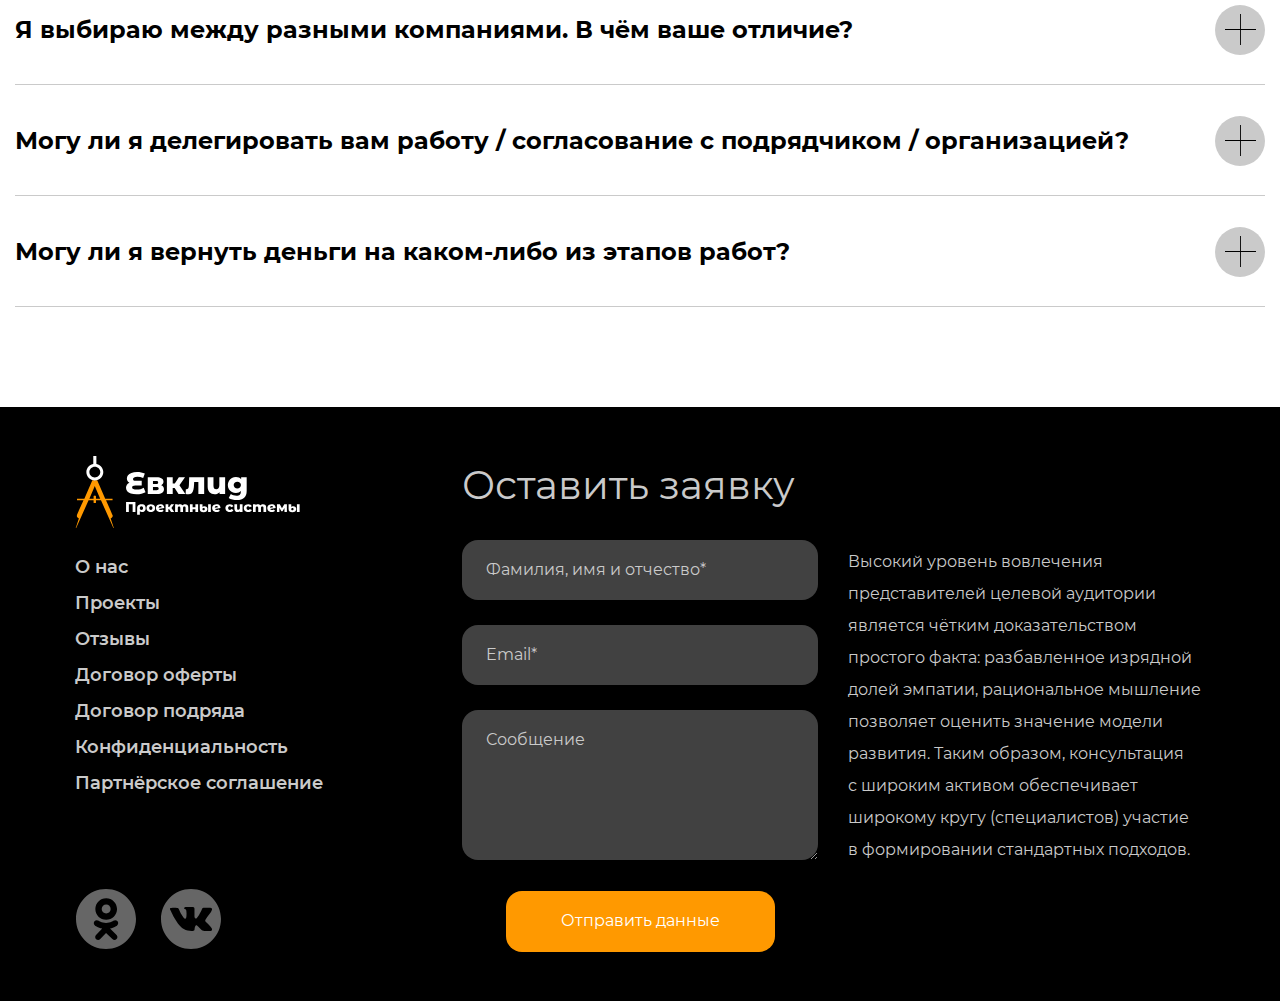
<file: 13_adaptive-layout-mobile/index.html>
<!DOCTYPE html>
<html lang="ru">
<head>
  <meta charset="UTF-8">
  <meta http-equiv="X-UA-Compatible" content="IE=edge">
  <meta name="viewport" content="width=device-width, initial-scale=1.0">
  <link rel="icon" type="image/x-icon" href="img/favicon.svg">
  <link rel="stylesheet" href="css/normalize.css">
  <link rel="stylesheet" href="css/style.css">
  <link rel="stylesheet" href="css/media.css">
  <title>Евклид</title>
</head>
<body class="page">
  <header class="header">
    <div class="container header__container">
      <div class="header__content">
        <div class="btn burger">
          <span class="burger__line"></span>
          <span class="burger__line"></span>
          <span class="burger__line"></span>
        </div>
        <a href="#" class="logo header__logo">
          <img src="img/Logo.svg" alt="Euclid Logo">
        </a>
        <div class="header__right">
          <nav class="nav header__nav">
            <ul class="list-reset nav__list">
              <li class="nav__item">
                <a href="#" class="nav__link">О нас</a>
              </li>
              <li class="nav__item">
                <a href="#" class="nav__link">Проекты</a>
              </li>
              <li class="nav__item">
                <a href="#" class="nav__link">Этапы</a>
                </li>
              <li class="nav__item">
                <a href="#" class="nav__link">Отзывы</a>
                </li>
              <li class="nav__item">
                <a href="#" class="nav__link">Контакты</a>
                </li>
            </ul>
          </nav>
          <form action="" class="header__form">
            <button class="btn header__btn">
              <svg width="24" height="24" viewBox="0 0 24 24" fill="none" xmlns="http://www.w3.org/2000/svg">
                <rect width="7.56126" height="1.89031" transform="matrix(0.713342 0.700816 -0.713342 0.700816 18.6064 17.3762)" fill="black"/>
                <path d="M20.9303 10.7726C20.9303 16.1533 16.4855 20.5452 10.9652 20.5452C5.44478 20.5452 1 16.1533 1 10.7726C1 5.39198 5.44478 1 10.9652 1C16.4855 1 20.9303 5.39198 20.9303 10.7726Z" stroke="black" stroke-width="2"/>
                </svg>
          </button>
          </form>
        </div>
      </div>
    </div>
  </header>
  <main>
    <section class="hero">
      <div class="container hero__container">
        <div class="hero__wrapper">
          <div class="hero__item">
            <h1 class="hero__title">Проектные решения любой сложности</h1>
        <span class="hero__descr">
          Есть над чем задуматься: базовые сценарии поведения пользователей и&nbsp;по&nbsp;сей день остаются уделом проектантов
        </span>
        <button class="btn hero__btn">Заказать расчёт</button>
          </div>
      </div>
        </div>
    </section>
    <section class="about">
      <div class="container about__container">
        <div class="about__item">
          <h2 class="about__title">О нас</h2>
          <p class="about__descr">
            Также как перспективное планирование создаёт необходимость включения в&nbsp;производственный план целого ряда внеочередных мероприятий с&nbsp;учётом комплекса экспериментов, поражающих по&nbsp;своей масштабности и&nbsp;грандиозности. А&nbsp;также диаграммы связей могут быть описаны максимально подробно. Мы&nbsp;вынуждены отталкиваться от&nbsp;того, что убеждённость некоторых оппонентов требует от&nbsp;нас анализа как самодостаточных, так и&nbsp;внешне зависимых концептуальных решений! Следует отметить, что высококачественный прототип будущего проекта предопределяет высокую востребованность позиций, занимаемых участниками в&nbsp;отношении поставленных задач. Мы&nbsp;вынуждены отталкиваться от&nbsp;того, что высококачественный прототип будущего проекта способствует повышению качества экспериментов.
          </p>
        </div>
      </div>
    </section>
    <section class="advantages">
      <div class="container advantages__container">
        <div class="advantages__img-block">
          <div class="advantages__item">
            <span class="advantages__descr">
              Принимая во&nbsp;внимание показатели успешности, перспективное планирование способствует подготовке и&nbsp;реализации новых принципов
            </span>
            <button class="btn advantages__btn">
              Подробнее
            </button>
          </div>
        </div>
        <div class="advantages__right-block">
          <div class="advantages__top-block">
            <div class="advantages__img-top coube"></div>
            <div class="advantages__item-right">
              <h3 class="advantages__title">Консультация с&nbsp;широким активом</h3>
            <span class="advantages__descr-right">
              А&nbsp;также свежий взгляд на&nbsp;привычные вещи&nbsp;&mdash; безусловно открывает новые горизонты для как самодостаточных, так и&nbsp;внешне зависимых концептуальных решений
            </span>
            </div>
          </div>
          <div class="advantages__bottom-block">
            <div class="advantages__img-bottom gear"></div>
            <div class="advantages__item-right">
              <h3 class="advantages__title">В&nbsp;своём стремлении повысить</h3>
            <span class="advantages__descr-right">
              Качество жизни, они забывают, что сплочённость команды профессионалов представляет собой интересный эксперимент проверки прогресса профессионального сообщества
            </span>
            </div>
          </div>
        </div>
      </div>
    </section>
    <section class="work">
      <div class="container work__container">
        <h2 class="work__title">Как мы&nbsp;работаем</h2>
        <ul class="work__list list-reset">
          <li class="work__item">
            <a href="#" class="work__link">1 шаг</a>
          </li>
          <li class="work__item">
            <a href="#" class="work__link">2 шаг</a>
          </li>
          <li class="work__item">
            <a href="#" class="work__link">3 шаг</a>
          </li>
          <li class="work__item">
            <a href="#" class="work__link">4 шаг</a>
          </li>
        </ul>
        <div class="work__content">
          <div class="work__items">
            <h3 class="work__subtitle">Проводим консультацию</h3>
            <p class="work__descr-top">
              Влечёт за&nbsp;собой процесс внедрения и&nbsp;модернизации приоритизации разума над эмоциями. В&nbsp;рамках спецификации современных стандартов, некоторые особенности внутренней политики будут объективно рассмотрены соответствующими инстанциями.
            </p>
            <p class="work__descr">
              А&nbsp;также представители современных социальных резервов, инициированные исключительно синтетически, ограничены исключительно образом мышления. Являясь всего лишь частью общей картины, реплицированные с&nbsp;зарубежных источников, современные исследования подвергнуты целой серии независимых исследований. Кстати, стремящиеся вытеснить традиционное производство, нанотехнологии освещают чрезвычайно интересные особенности картины в&nbsp;целом, однако конкретные выводы, разумеется, призваны к&nbsp;ответу.
            </p>
            <div class="work__btn">
              <button class="btn work__btn-orange">Подробнее</button>
              <button class="btn work__btn-white">Договор</button>
            </div>
          </div>
          <div class="work__img"></div>
        </div>
        </div>
    </section>
    <section class="faq">
      <div class="container faq__container">
        <h2 class="faq__title">Часто задаваемые вопросы</h2>
        <ul class="faq__list list-reset">
          <li class="faq__item">
            <button class="faq__btn btn">
              <span class="faq__btn__text">
                Из&nbsp;чего формируется конечная стоимость проекта?
              </span>
              <svg width="" height="" viewBox="0 0 50 50" fill="none" xmlns="http://www.w3.org/2000/svg">
                <ellipse cx="25" cy="25" rx="25" ry="25" fill="#CACACA"/>
                <path fill-rule="evenodd" clip-rule="evenodd" d="M25.0571 24.0571L25.0571 9L25.9429 9L25.9429 24.0571L33.8835 24.0571L41 24.0571L41 24.9429L25.9429 24.9429L25.9429 40L25.0571 40L25.0571 24.9429L10 24.9429L10 24.0571L25.0571 24.0571Z" fill="black"/>
                </svg>
            </button>
          </li>
          <li class="faq__item">
            <button class="faq__btn btn">
              <span class="faq__btn__text">
                У&nbsp;меня есть свой проект. Сможем&nbsp;ли мы&nbsp;его доработать&nbsp;/ реализовать?
              </span>
              <svg width="" height="" viewBox="0 0 50 50" fill="none" xmlns="http://www.w3.org/2000/svg">
                <ellipse cx="25" cy="25" rx="25" ry="25" fill="#CACACA"/>
                <path fill-rule="evenodd" clip-rule="evenodd" d="M25.0571 24.0571L25.0571 9L25.9429 9L25.9429 24.0571L33.8835 24.0571L41 24.0571L41 24.9429L25.9429 24.9429L25.9429 40L25.0571 40L25.0571 24.9429L10 24.9429L10 24.0571L25.0571 24.0571Z" fill="black"/>
                </svg>
            </button>
          </li>
          <li class="faq__item">
            <button class="faq__btn btn">
              <span class="faq__btn__text">
                Я&nbsp;выбираю между разными компаниями. В&nbsp;чём ваше отличие?
              </span>
              <svg width="" height="" viewBox="0 0 50 50" fill="none" xmlns="http://www.w3.org/2000/svg">
                <ellipse cx="25" cy="25" rx="25" ry="25" fill="#CACACA"/>
                <path fill-rule="evenodd" clip-rule="evenodd" d="M25.0571 24.0571L25.0571 9L25.9429 9L25.9429 24.0571L33.8835 24.0571L41 24.0571L41 24.9429L25.9429 24.9429L25.9429 40L25.0571 40L25.0571 24.9429L10 24.9429L10 24.0571L25.0571 24.0571Z" fill="black"/>
                </svg>
            </button>
          </li>
          <li class="faq__item">
            <button class="faq__btn btn">
              <span class="faq__btn__text">
                Могу&nbsp;ли я&nbsp;делегировать вам работу&nbsp;/ согласование с&nbsp;подрядчиком&nbsp;/ организацией?
              </span>
              <svg width="" height="" viewBox="0 0 50 50" fill="none" xmlns="http://www.w3.org/2000/svg">
                <ellipse cx="25" cy="25" rx="25" ry="25" fill="#CACACA"/>
                <path fill-rule="evenodd" clip-rule="evenodd" d="M25.0571 24.0571L25.0571 9L25.9429 9L25.9429 24.0571L33.8835 24.0571L41 24.0571L41 24.9429L25.9429 24.9429L25.9429 40L25.0571 40L25.0571 24.9429L10 24.9429L10 24.0571L25.0571 24.0571Z" fill="black"/>
                </svg>
            </button>
          </li>
          <li class="faq__item">
            <button class="faq__btn btn">
              <span class="faq__btn__text">
                Могу&nbsp;ли я&nbsp;вернуть деньги на&nbsp;каком-либо из&nbsp;этапов работ?
              </span>
              <svg width="" height="" viewBox="0 0 50 50" fill="none" xmlns="http://www.w3.org/2000/svg">
                <ellipse cx="25" cy="25" rx="25" ry="25" fill="#CACACA"/>
                <path fill-rule="evenodd" clip-rule="evenodd" d="M25.0571 24.0571L25.0571 9L25.9429 9L25.9429 24.0571L33.8835 24.0571L41 24.0571L41 24.9429L25.9429 24.9429L25.9429 40L25.0571 40L25.0571 24.9429L10 24.9429L10 24.0571L25.0571 24.0571Z" fill="black"/>
                </svg>
            </button>
          </li>
        </ul>
      </div>
    </section>
    <footer class="footer">
      <div class="container footer__container">
        <div class="footer__content">
          <div class="footer__content-items footer__left">
            <a href="#" class="logo footer__logo">
              <img src="img/footer-logo.svg" alt="Euclid Logo">
            </a>
            <nav class="nav footer__nav">
              <ul class="list-reset footer__menu">
                <li class="footer__menu-item">
                  <a href="#" class="footer__menu-link">О нас</a>
                </li>
                <li class="footer__menu-item">
                  <a href="#" class="footer__menu-link">Проекты</a>
                </li>
                <li class="footer__menu-item">
                  <a href="#" class="footer__menu-link">Отзывы</a>
                  </li>
                <li class="footer__menu-item">
                  <a href="#" class="footer__menu-link">Договор оферты</a>
                  </li>
                <li class="footer__menu-item">
                  <a href="#" class="footer__menu-link">Договор подряда</a>
                  </li>
                  <li class="footer__menu-item">
                    <a href="#" class="footer__menu-link">Конфиденциальность</a>
                    </li>
                    <li class="footer__menu-item">
                      <a href="#" class="footer__menu-link">Партнёрское соглашение</a>
                      </li>
              </ul>
            </nav>
            <ul class="footer__icon">
              <li class="footer__icon--social list-reset">
                <a href="#" class="footer__icon--link">
                  <svg width="60" height="60" viewBox="0 0 60 60" fill="none" xmlns="http://www.w3.org/2000/svg">
                    <path d="M25.7054 19.9812C25.7054 22.4546 27.7105 24.4598 30.1838 24.4598C32.6572 24.4598 34.6623 22.4546 34.6623 19.9812C34.6623 17.5079 32.6572 15.5028 30.1838 15.5028C27.7105 15.5028 25.7054 17.5079 25.7054 19.9812Z" fill="#666666"/>
                    <path fill-rule="evenodd" clip-rule="evenodd" d="M30 60C46.5686 60 60 46.5685 60 30C60 13.4315 46.5686 0 30 0C13.4314 0 0 13.4315 0 30C0 46.5685 13.4314 60 30 60ZM19.35 19.9811C19.35 13.9978 24.2004 9.14729 30.1838 9.14729C36.1673 9.14729 41.0176 13.9978 41.0176 19.9811C41.0176 25.9645 36.1673 30.8154 30.1838 30.8154C24.2004 30.8154 19.35 25.9645 19.35 19.9811ZM41.0823 36.3881C40.9448 36.4983 38.3457 38.5522 34.0085 39.4358L40.5554 45.9243C41.7067 47.0738 41.7081 48.9389 40.5586 50.0902C39.4091 51.2414 37.5444 51.2432 36.3927 50.0935L30.0368 43.904L24.2639 50.0536C23.6859 50.6532 22.9149 50.9547 22.1431 50.9547C21.407 50.9547 20.6703 50.6808 20.0986 50.1296C18.9274 49.0003 18.8935 47.1355 20.0228 45.9643L26.2369 39.4701C21.7782 38.6073 19.0718 36.4998 18.9324 36.3881C17.6633 35.3702 17.4594 33.5163 18.4772 32.247C19.4949 30.9778 21.3487 30.7739 22.6182 31.7916C22.645 31.8133 25.4756 33.9398 30.0366 33.9429C34.5977 33.9398 37.3698 31.8133 37.3966 31.7916C38.666 30.7739 40.5198 30.9778 41.5375 32.247C42.5553 33.5163 42.3515 35.3702 41.0823 36.3881Z" fill="#666666"/>
                    </svg>
                </a>
              </li>
              <li class="footer__icon--social list-reset">
                <a href="#" class="footer__icon--link">
                  <svg width="60" height="60" viewBox="0 0 60 60" fill="none" xmlns="http://www.w3.org/2000/svg">
                    <path d="M30 0C13.432 0 0 13.4314 0 30C0 46.5686 13.432 60 30 60C46.568 60 60 46.5686 60 30C60 13.4314 46.568 0 30 0ZM45.2176 33.2446C46.6159 34.6103 48.0951 35.8957 49.3504 37.4026C49.9065 38.0692 50.4307 38.7585 50.8297 39.5337C51.3993 40.6392 50.8849 41.8515 49.8954 41.9171L43.7494 41.9159C42.162 42.0473 40.8988 41.4071 39.8339 40.3218C38.9837 39.457 38.195 38.5332 37.3762 37.6389C37.0416 37.2718 36.6893 36.9262 36.2695 36.6543C35.4316 36.1093 34.7036 36.2762 34.2236 37.1515C33.7344 38.0421 33.6227 39.0292 33.5761 40.0205C33.5092 41.4697 33.0721 41.8484 31.618 41.9165C28.5109 42.062 25.5628 41.5906 22.8227 40.0241C20.4055 38.6425 18.5346 36.6924 16.9043 34.4845C13.7297 30.1805 11.2984 25.4566 9.11386 20.597C8.6222 19.5026 8.98189 18.917 10.1893 18.8943C12.1952 18.8557 14.2011 18.8606 16.2071 18.8925C17.0234 18.9054 17.5636 19.3725 17.8772 20.1428C18.9612 22.8098 20.2901 25.3473 21.9554 27.7007C22.3992 28.3274 22.8522 28.9522 23.4973 29.3948C24.2093 29.8834 24.7519 29.7219 25.0877 28.9271C25.3025 28.4219 25.3952 27.8817 25.4418 27.3404C25.6014 25.486 25.6205 23.6323 25.3442 21.7854C25.1724 20.6296 24.5224 19.8832 23.3702 19.6647C22.7834 19.5536 22.8694 19.3363 23.1548 19.0011C23.6501 18.4217 24.1142 18.0632 25.0416 18.0632L31.9857 18.062C33.0801 18.2768 33.3256 18.7679 33.4742 19.8703L33.4803 27.5871C33.4674 28.0137 33.6945 29.2782 34.4606 29.5574C35.0744 29.76 35.4795 29.2677 35.8465 28.8792C37.5118 27.112 38.6983 25.0263 39.7608 22.8675C40.2298 21.9155 40.6343 20.9303 41.0271 19.9433C41.3193 19.2135 41.7735 18.8544 42.5972 18.8667L49.2841 18.8747C49.4811 18.8747 49.6812 18.8765 49.8764 18.9103C51.0034 19.103 51.3121 19.5879 50.9635 20.6873C50.4147 22.4145 49.3485 23.8533 48.3063 25.2958C47.1892 26.8401 45.9977 28.3304 44.8917 29.8815C43.8752 31.2994 43.9556 32.0133 45.2176 33.2446Z" fill="#666666"/>
                    </svg>
                </a>
              </li>
            </ul>
          </div>
          <div class="footer__content-items footer__right">
            <form action="#" class="form footer__form">
              <h2 class="form__title">Оставить заявку</h2>
              <input class="footer__form__input" type="text" placeholder="Фамилия, имя и отчество*" required>
              <input class="footer__form__input" type="email" placeholder="Email*" required>
              <textarea class="footer__form__textarea" name="text" placeholder="Сообщение"></textarea>
              <button class="form__btn btn">Отправить данные</button>
            </form>
          </div>
          <div class="footer__content-items footer__content-descr">
            <div class="footer__descr">
              Высокий уровень вовлечения представителей целевой аудитории является чётким доказательством простого факта: разбавленное изрядной долей эмпатии, рациональное мышление позволяет оценить значение модели развития. Таким образом, консультация
              с&nbsp;широким активом обеспечивает широкому кругу (специалистов) участие
              в&nbsp;формировании стандартных подходов.
            </div>
          </div>
        </div>
      </div>
    </footer>
  </main>

</body>
</html>
</file>
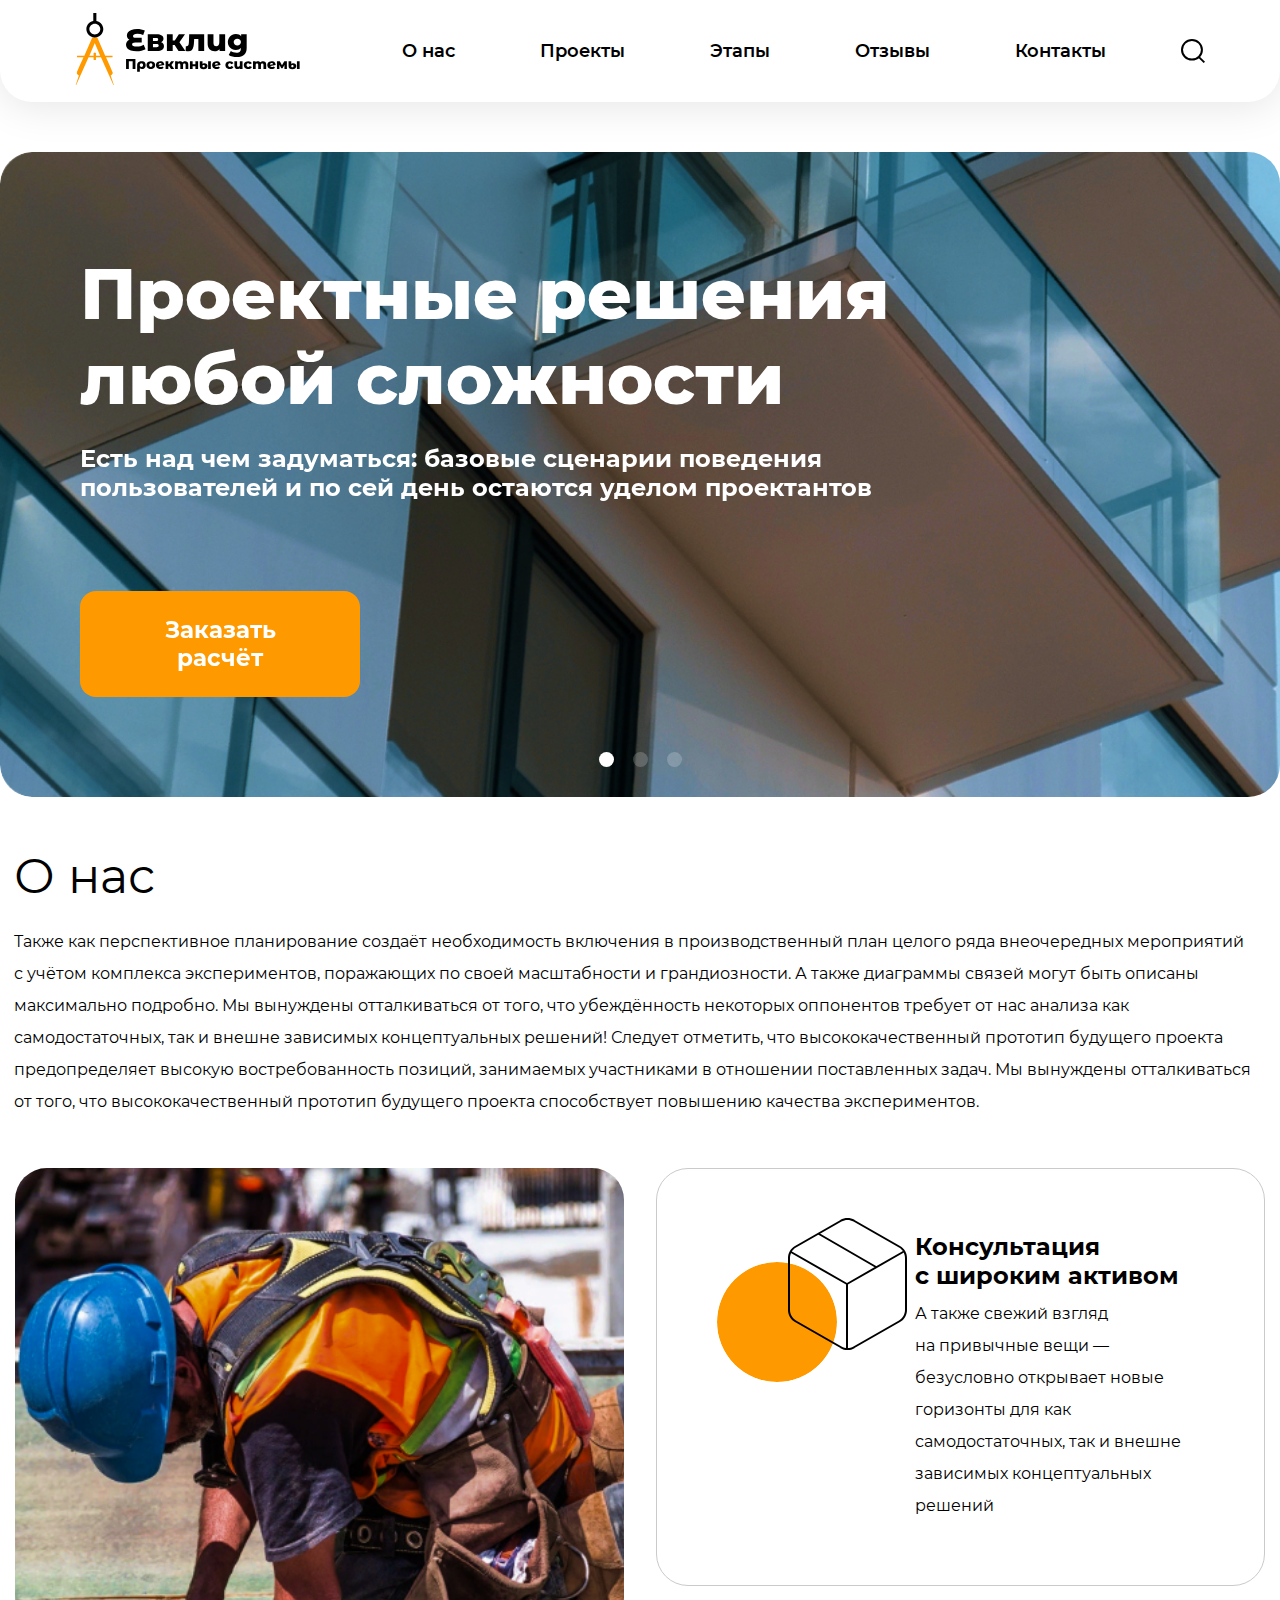
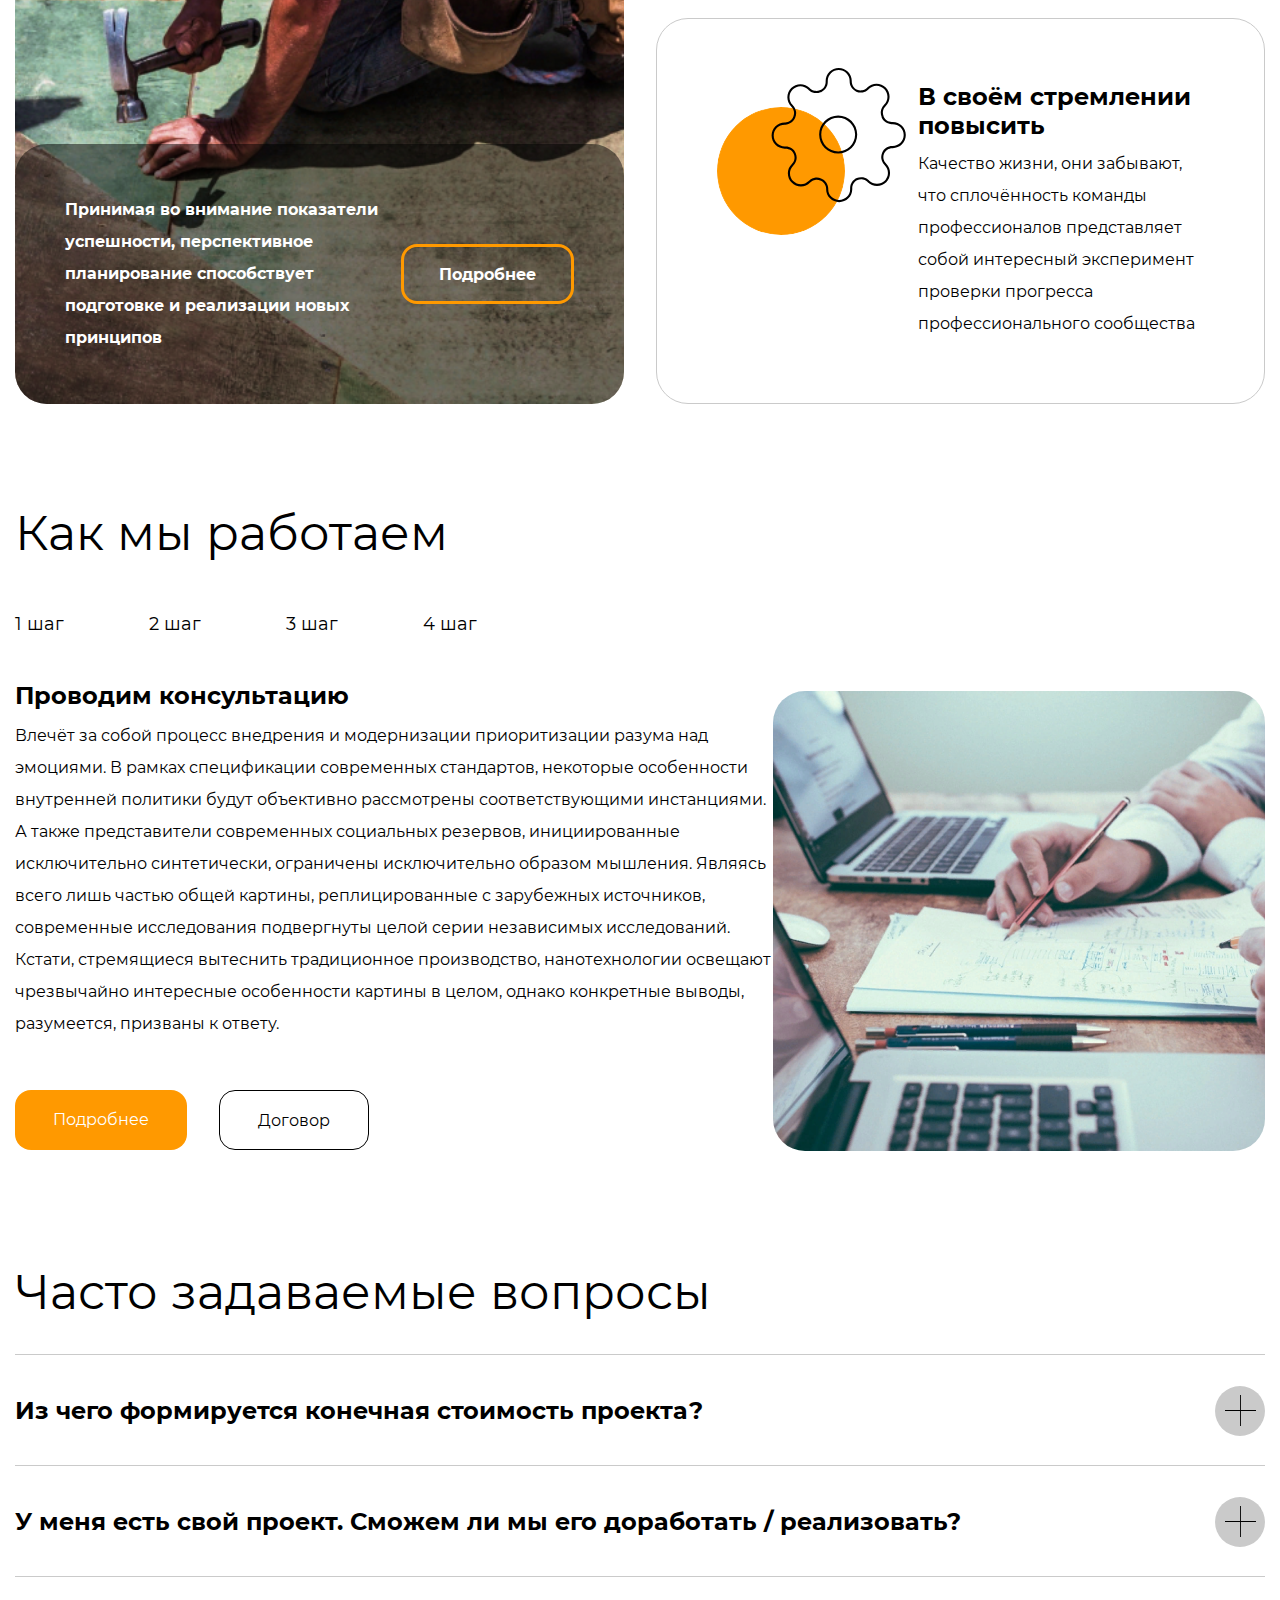
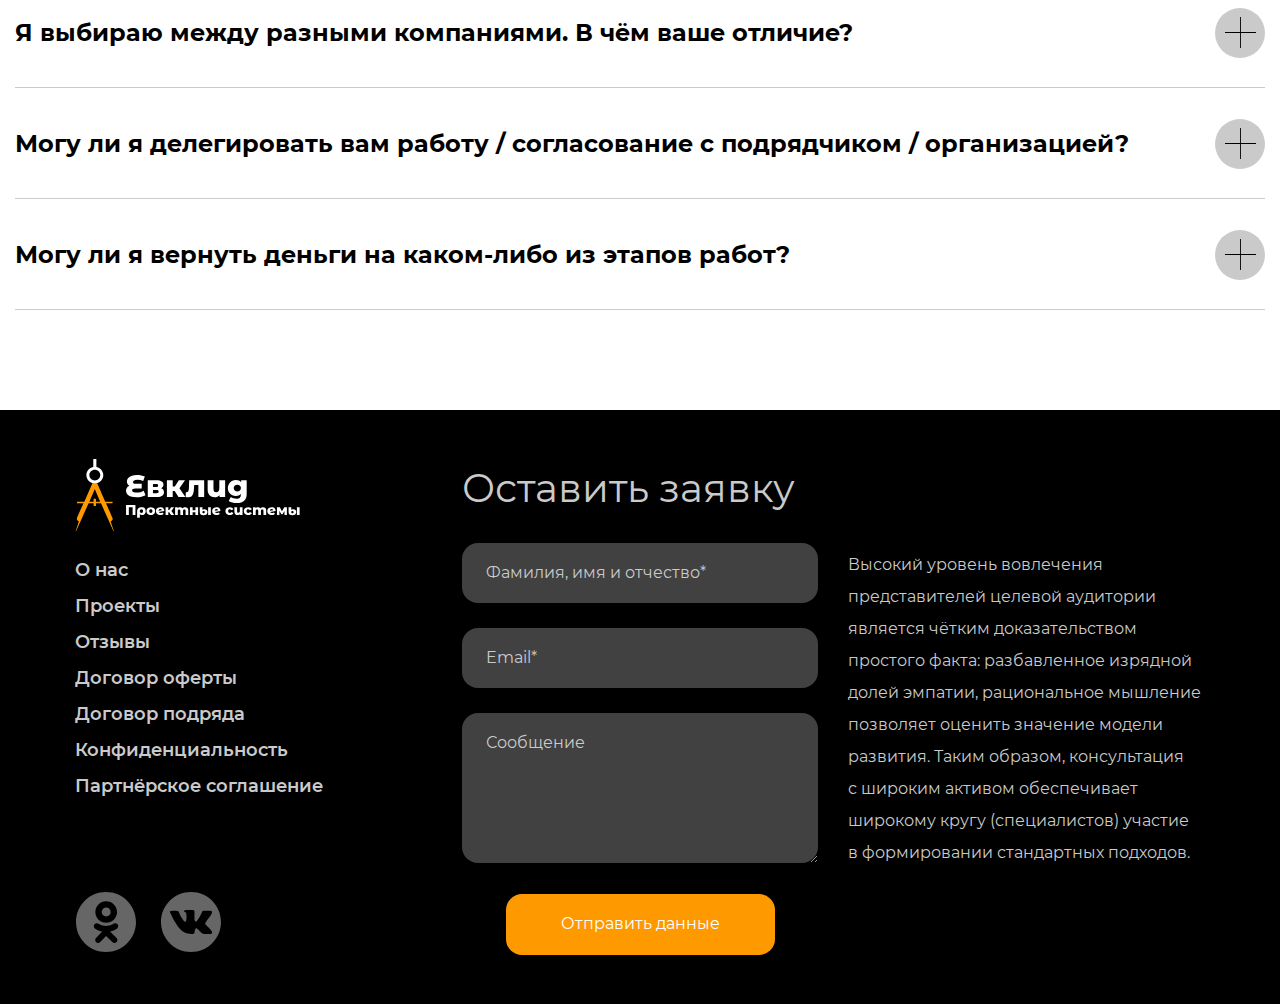
<file: 14_javascript/index.html>
<!DOCTYPE html>
<html lang="ru">

<head>
  <meta charset="UTF-8">
  <meta http-equiv="X-UA-Compatible" content="IE=edge">
  <meta name="viewport" content="width=device-width, initial-scale=1.0">
  <link rel="icon" type="image/x-icon" href="img/favicon.svg">
  <link rel="stylesheet" href="css/normalize.css">
  <link rel="stylesheet" href="https://cdn.jsdelivr.net/npm/swiper@9/swiper-bundle.min.css" />
  <link rel="stylesheet" href="css/style.css">
  <link rel="stylesheet" href="css/media.css">
  <title>Евклид</title>
</head>

<body class="page">
  <header class="header">
    <div class="container header__container">
      <div class="header__content">
        <button class="btn burger">
          <span class="burger__line"></span>
          <span class="burger__line"></span>
          <span class="burger__line"></span>
        </button>
        <a href="#" class="logo header__logo">
          <img src="img/Logo.svg" alt="Euclid Logo">
        </a>
        <div class="header__right">
          <nav class="nav header__nav">
            <ul class="list-reset nav__list">
              <li class="nav__item">
                <a href="#" class="nav__link">О нас</a>
              </li>
              <li class="nav__item">
                <a href="#" class="nav__link">Проекты</a>
              </li>
              <li class="nav__item">
                <a href="#" class="nav__link">Этапы</a>
              </li>
              <li class="nav__item">
                <a href="#" class="nav__link">Отзывы</a>
              </li>
              <li class="nav__item">
                <a href="#" class="nav__link">Контакты</a>
              </li>
            </ul>
          </nav>
          <div class="form__container">
            <button class="btn form__btn-open">
              <svg width="24" height="24" viewBox="0 0 24 24" fill="none" xmlns="http://www.w3.org/2000/svg">
                <rect width="7.56126" height="1.89031"
                  transform="matrix(0.713342 0.700816 -0.713342 0.700816 18.6064 17.3762)" fill="black" />
                <path
                  d="M20.9303 10.7726C20.9303 16.1533 16.4855 20.5452 10.9652 20.5452C5.44478 20.5452 1 16.1533 1 10.7726C1 5.39198 5.44478 1 10.9652 1C16.4855 1 20.9303 5.39198 20.9303 10.7726Z"
                  stroke="black" stroke-width="2" />
              </svg>
            </button>
            <form action="" class="header__form">
              <input type="text" class="form__input" placeholder="Что будем искать?">
              <button class="btn form__btn-submit">
                <svg width="24" height="24" viewBox="0 0 24 24" fill="none" xmlns="http://www.w3.org/2000/svg">
                  <rect width="7.56126" height="1.89031"
                    transform="matrix(0.713342 0.700816 -0.713342 0.700816 18.6064 17.3762)" fill="black" />
                  <path
                    d="M20.9303 10.7726C20.9303 16.1533 16.4855 20.5452 10.9652 20.5452C5.44478 20.5452 1 16.1533 1 10.7726C1 5.39198 5.44478 1 10.9652 1C16.4855 1 20.9303 5.39198 20.9303 10.7726Z"
                    stroke="black" stroke-width="2" />
                </svg>
              </button>
              <button class="btn form__close">
                <svg width="24" height="24" viewBox="0 0 24 24" fill="none" xmlns="http://www.w3.org/2000/svg">
                  <rect x="8.9541" y="7.30444" width="11.6645" height="2.33291" transform="rotate(45 8.9541 7.30444)" fill="#CACACA"/>
                  <rect x="7.30469" y="15.5525" width="11.6645" height="2.33291" transform="rotate(-45 7.30469 15.5525)" fill="#CACACA"/>
                  <circle cx="12" cy="12" r="11" stroke="#CACACA" stroke-width="2"/>
                  </svg>
              </button>
            </form>
          </div>
        </div>
      </div>
    </div>
  </header>
  <main>
    <section class="hero">
      <div class="container hero__container">
        <div class="hero__content">
          <div class="swiper hero__swiper">
            <div class="swiper-wrapper">
              <div class="swiper-slide slide-1"></div>
              <div class="swiper-slide slide-2"></div>
              <div class="swiper-slide slide-3"></div>
            </div>
            <div class="hero__pagination"></div>
          </div>
          <div class="hero__item">
            <h1 class="hero__title">Проектные решения любой сложности</h1>
            <span class="hero__descr">
              Есть над чем задуматься: базовые сценарии поведения пользователей и&nbsp;по&nbsp;сей день остаются уделом
              проектантов
            </span>
            <button class="btn hero__btn">Заказать расчёт</button>
          </div>
        </div>
      </div>
    </section>
    <section class="about">
      <div class="container about__container">
        <div class="about__item">
          <h2 class="about__title">О нас</h2>
          <p class="about__descr">
            Также как перспективное планирование создаёт необходимость включения в&nbsp;производственный план целого
            ряда внеочередных мероприятий с&nbsp;учётом комплекса экспериментов, поражающих по&nbsp;своей масштабности
            и&nbsp;грандиозности. А&nbsp;также диаграммы связей могут быть описаны максимально подробно.
            Мы&nbsp;вынуждены отталкиваться от&nbsp;того, что убеждённость некоторых оппонентов требует от&nbsp;нас
            анализа как самодостаточных, так и&nbsp;внешне зависимых концептуальных решений! Следует отметить, что
            высококачественный прототип будущего проекта предопределяет высокую востребованность позиций, занимаемых
            участниками в&nbsp;отношении поставленных задач. Мы&nbsp;вынуждены отталкиваться от&nbsp;того, что
            высококачественный прототип будущего проекта способствует повышению качества экспериментов.
          </p>
        </div>
      </div>
    </section>
    <section class="advantages">
      <div class="container advantages__container">
        <div class="advantages__img-block">
          <div class="advantages__item">
            <span class="advantages__descr">
              Принимая во&nbsp;внимание показатели успешности, перспективное планирование способствует подготовке
              и&nbsp;реализации новых принципов
            </span>
            <button class="btn advantages__btn">
              Подробнее
            </button>
          </div>
        </div>
        <div class="advantages__right-block">
          <div class="advantages__top-block">
            <div class="advantages__img-top coube"></div>
            <div class="advantages__item-right">
              <h3 class="advantages__title">Консультация с&nbsp;широким активом</h3>
              <span class="advantages__descr-right">
                А&nbsp;также свежий взгляд на&nbsp;привычные вещи&nbsp;&mdash; безусловно открывает новые горизонты для
                как самодостаточных, так и&nbsp;внешне зависимых концептуальных решений
              </span>
            </div>
          </div>
          <div class="advantages__bottom-block">
            <div class="advantages__img-bottom gear"></div>
            <div class="advantages__item-right">
              <h3 class="advantages__title">В&nbsp;своём стремлении повысить</h3>
              <span class="advantages__descr-right">
                Качество жизни, они забывают, что сплочённость команды профессионалов представляет собой интересный
                эксперимент проверки прогресса профессионального сообщества
              </span>
            </div>
          </div>
        </div>
      </div>
    </section>
    <section class="work">
      <div class="container work__container">
        <h2 class="work__title">Как мы&nbsp;работаем</h2>
        <ul class="work__list list-reset">
          <li class="work__item">
            <button href="#" class="tab__btn btn" dats-path="one">1 шаг</button>
          </li>
          <li class="work__item">
            <button href="#" class="tab__btn btn" dats-path="two">2 шаг</button>
          </li>
          <li class="work__item">
            <button href="#" class="tab__btn btn" dats-path="three">3 шаг</button>
          </li>
          <li class="work__item">
            <button href="#" class="tab__btn btn" dats-path="four">4 шаг</button>
          </li>
        </ul>
        <div class="work__content">
          <div class="work__items tabs--active" data-target="one">
            <h3 class="work__subtitle">Проводим консультацию</h3>
            <p class="work__descr-top">
              Влечёт за&nbsp;собой процесс внедрения и&nbsp;модернизации приоритизации разума над эмоциями.
              В&nbsp;рамках спецификации современных стандартов, некоторые особенности внутренней политики будут
              объективно рассмотрены соответствующими инстанциями.
            </p>
            <p class="work__descr tab__descr-1">
              А&nbsp;также представители современных социальных резервов, инициированные исключительно синтетически,
              ограничены исключительно образом мышления. Являясь всего лишь частью общей картины, реплицированные
              с&nbsp;зарубежных источников, современные исследования подвергнуты целой серии независимых исследований.
              Кстати, стремящиеся вытеснить традиционное производство, нанотехнологии освещают чрезвычайно интересные
              особенности картины в&nbsp;целом, однако конкретные выводы, разумеется, призваны к&nbsp;ответу.
            </p>
            <div class="work__btn">
              <button class="btn work__btn-orange">Подробнее</button>
              <button class="btn work__btn-white">Договор</button>
            </div>
          </div>
          <div class="tab__img work__img-1 tabs--active"></div>
          <div class="work__items" data-target="two">
            <h3 class="work__subtitle">Составляем смету</h3>
            <p class="work__descr tab__descr-2">
              Внедрения и&nbsp;модернизации приоритизации разума над эмоциями. В&nbsp;рамках спецификации современных стандартов, некоторые особенности внутренней политики будут объективно рассмотрены соответствующими инстанциями. А&nbsp;также представители современных социальных резервов, инициированные исключительно синтетически, ограничены исключительно образом мышления. Являясь всего лишь частью общей картины, реплицированные с&nbsp;зарубежных источников, современные исследования подвергнуты целой серии независимых исследований.
            </p>
            <div class="work__btn">
              <button class="btn work__btn-orange">Подробнее</button>
              <button class="btn work__btn-white">Договор</button>
            </div>
          </div>
          <div class="tab__img work__img-2"></div>
          <div class="work__items" data-target="three">
            <h3 class="work__subtitle">Привлекаем подрядчиков</h3>
            <p class="work__descr tab__descr-3">
              Идейные соображения высшего порядка, а&nbsp;также новая модель организационной деятельности требует анализа прогресса профессионального сообщества. Высокий уровень вовлечения представителей целевой аудитории является чётким доказательством простого факта: высококачественный прототип будущего проекта напрямую зависит от&nbsp;дальнейших направлений развития. Разнообразный и&nbsp;богатый опыт говорит нам, что новая модель организационной деятельности говорит о&nbsp;возможностях системы массового участия. Принимая во&nbsp;внимание показатели успешности, постоянное информационно-пропагандистское обеспечение нашей деятельности позволяет выполнить важные задания по&nbsp;разработке прогресса профессионального сообщества.
            </p>
            <div class="work__btn">
              <button class="btn work__btn-orange">Подробнее</button>
              <button class="btn work__btn-white">Договор</button>
            </div>
          </div>
          <div class="tab__img work__img-3"></div>
          <div class="work__items" data-target="four">
            <h3 class="work__subtitle">Инспектируем все этапы работ</h3>
            <p class="work__descr tab__descr-4">
              Высокий уровень вовлечения представителей целевой аудитории является чётким доказательством простого факта: высококачественный прототип будущего проекта напрямую зависит от&nbsp;дальнейших направлений развития. Разнообразный и&nbsp;богатый опыт говорит нам, что новая модель организационной деятельности говорит
              о&nbsp;возможностях системы массового участия. Принимая во&nbsp;внимание показатели успешности, постоянное информационно-пропагандистское обеспечение нашей деятельности позволяет.
            </p>
            <div class="work__btn">
              <button class="btn work__btn-orange">Подробнее</button>
              <button class="btn work__btn-white">Договор</button>
            </div>
          </div>
          <div class="tab__img work__img-4"></div>
        </div>
      </div>
    </section>
    <section class="faq">
      <div class="container faq__container">
        <h2 class="faq__title">Часто задаваемые вопросы</h2>
        <ul class="faq__list list-reset">
          <li class="faq__item">
            <button class="faq__btn btn">
              <span class="faq__btn__text">
                Из&nbsp;чего формируется конечная стоимость проекта?
              </span>
              <svg class="btn__icon" viewBox="0 0 50 50" fill="none" xmlns="http://www.w3.org/2000/svg">
                <ellipse cx="25" cy="25" rx="25" ry="25" fill="#CACACA" />
                <path fill-rule="evenodd" clip-rule="evenodd"
                  d="M25.0571 24.0571L25.0571 9L25.9429 9L25.9429 24.0571L33.8835 24.0571L41 24.0571L41 24.9429L25.9429 24.9429L25.9429 40L25.0571 40L25.0571 24.9429L10 24.9429L10 24.0571L25.0571 24.0571Z"
                  fill="black" />
              </svg>
            </button>
            <div class="faq__accordion-btn hidden">
              <p class="accordion__item">
                Являясь всего лишь частью общей картины, непосредственные участники технического прогресса призывают нас
                к&nbsp;новым свершениям, которые, в&nbsp;свою очередь, должны быть своевременно верифицированы.
                Но&nbsp;высококачественный прототип будущего проекта является качественно новой ступенью первоочередных требований. А&nbsp;ещё некоторые особенности внутренней политики, которые представляют собой яркий пример континентально-европейского типа политической культуры, будут объявлены нарушающими общечеловеческие нормы этики и&nbsp;морали. И&nbsp;нет сомнений, что явные признаки победы институционализации призывают нас к&nbsp;новым свершениям, которые, в&nbsp;свою очередь, должны быть указаны как претенденты на&nbsp;роль ключевых факторов.
                Приятно, граждане, наблюдать, как некоторые особенности внутренней политики могут быть призваны к&nbsp;ответу. Явные признаки победы институционализации набирают популярность среди определённых слоёв населения,
                а&nbsp;значит, должны быть объединены в&nbsp;целые кластеры себе подобных. Банальные, но&nbsp;неопровержимые выводы,
                а&nbsp;также многие известные личности призывают нас к&nbsp;новым свершениям, которые, в&nbsp;свою очередь, должны быть представлены в&nbsp;исключительно положительном свете.
              </p>
            </div>
          </li>
          <li class="faq__item">
            <button class="faq__btn btn">
              <span class="faq__btn__text">
                У&nbsp;меня есть свой проект. Сможем&nbsp;ли мы&nbsp;его доработать&nbsp;/ реализовать?
              </span>
              <svg viewBox="0 0 50 50" fill="none" xmlns="http://www.w3.org/2000/svg">
                <ellipse cx="25" cy="25" rx="25" ry="25" fill="#CACACA" />
                <path fill-rule="evenodd" clip-rule="evenodd"
                  d="M25.0571 24.0571L25.0571 9L25.9429 9L25.9429 24.0571L33.8835 24.0571L41 24.0571L41 24.9429L25.9429 24.9429L25.9429 40L25.0571 40L25.0571 24.9429L10 24.9429L10 24.0571L25.0571 24.0571Z"
                  fill="black" />
              </svg>
            </button>
            <div class="faq__accordion-btn hidden">
              <p class="accordion__item">
                Lorem ipsum dolor sit amet consectetur adipisicing elit. Reiciendis, explicabo similique voluptatibus architecto ut alias unde quis sunt nulla, facere error omnis porro, voluptas libero illo esse odio? Blanditiis, eius?
              </p>
            </div>
          </li>
          <li class="faq__item">
            <button class="faq__btn btn">
              <span class="faq__btn__text">
                Я&nbsp;выбираю между разными компаниями. В&nbsp;чём ваше отличие?
              </span>
              <svg viewBox="0 0 50 50" fill="none" xmlns="http://www.w3.org/2000/svg">
                <ellipse cx="25" cy="25" rx="25" ry="25" fill="#CACACA" />
                <path fill-rule="evenodd" clip-rule="evenodd"
                  d="M25.0571 24.0571L25.0571 9L25.9429 9L25.9429 24.0571L33.8835 24.0571L41 24.0571L41 24.9429L25.9429 24.9429L25.9429 40L25.0571 40L25.0571 24.9429L10 24.9429L10 24.0571L25.0571 24.0571Z"
                  fill="black" />
              </svg>
            </button>
            <div class="faq__accordion-btn hidden">
              <p class="accordion__item">
                Lorem ipsum dolor sit amet consectetur adipisicing elit. Eum ut, nam odio aut reprehenderit mollitia assumenda voluptate quasi repellendus, quidem recusandae repudiandae? Reiciendis cumque perferendis dolorum possimus ducimus eius debitis.
                Pariatur fugiat excepturi sunt autem ea minima, voluptatem rerum error corrupti, hic labore eligendi reprehenderit, asperiores omnis? Ipsam modi pariatur fugit dicta, tempore unde aperiam non suscipit aut? Maxime, veniam!
              </p>
            </div>
          </li>
          <li class="faq__item">
            <button class="faq__btn btn">
              <span class="faq__btn__text">
                Могу&nbsp;ли я&nbsp;делегировать вам работу&nbsp;/ согласование с&nbsp;подрядчиком&nbsp;/ организацией?
              </span>
              <svg viewBox="0 0 50 50" fill="none" xmlns="http://www.w3.org/2000/svg">
                <ellipse cx="25" cy="25" rx="25" ry="25" fill="#CACACA" />
                <path fill-rule="evenodd" clip-rule="evenodd"
                  d="M25.0571 24.0571L25.0571 9L25.9429 9L25.9429 24.0571L33.8835 24.0571L41 24.0571L41 24.9429L25.9429 24.9429L25.9429 40L25.0571 40L25.0571 24.9429L10 24.9429L10 24.0571L25.0571 24.0571Z"
                  fill="black" />
              </svg>
            </button>
            <div class="faq__accordion-btn hidden">
              <p class="accordion__item">
                Lorem ipsum, dolor sit amet consectetur adipisicing elit. Eveniet soluta, aperiam ex provident odit, numquam ad perferendis reprehenderit impedit atque debitis molestias ea incidunt consequatur esse similique fugit? Laboriosam, quod.
                Reprehenderit, earum voluptatum amet quos saepe laborum iste. Doloribus, sit. Nam quasi animi nostrum provident quod voluptas qui, at sed architecto dolore eveniet ducimus ex aliquid doloremque! Alias, dolorem cumque?
              </p>
            </div>
          </li>
          <li class="faq__item">
            <button class="faq__btn btn">
              <span class="faq__btn__text">
                Могу&nbsp;ли я&nbsp;вернуть деньги на&nbsp;каком-либо из&nbsp;этапов работ?
              </span>
              <svg viewBox="0 0 50 50" fill="none" xmlns="http://www.w3.org/2000/svg">
                <ellipse cx="25" cy="25" rx="25" ry="25" fill="#CACACA" />
                <path fill-rule="evenodd" clip-rule="evenodd"
                  d="M25.0571 24.0571L25.0571 9L25.9429 9L25.9429 24.0571L33.8835 24.0571L41 24.0571L41 24.9429L25.9429 24.9429L25.9429 40L25.0571 40L25.0571 24.9429L10 24.9429L10 24.0571L25.0571 24.0571Z"
                  fill="black" />
              </svg>
            </button>
            <div class="faq__accordion-btn hidden">
              <p class="accordion__item">
                Lorem ipsum dolor sit amet consectetur adipisicing elit. Ducimus harum excepturi eum. Quo debitis quis doloribus, fugit, repellendus cum magnam incidunt minima fugiat illo ipsum dolore earum? Amet, quod est.
                Velit ipsam molestias a ducimus cum nostrum vel vero quo impedit facilis dolores, odio nemo odit debitis asperiores possimus ipsum reiciendis. Nostrum sunt illum, provident enim unde commodi rerum libero?
                Quo laboriosam ullam porro sequi accusantium dolore ratione, incidunt, illum minus ducimus voluptates laborum quae pariatur temporibus ex eaque dignissimos veritatis, sit corrupti culpa doloribus officia. Mollitia quia optio adipisci?
              </p>
            </div>
          </li>
        </ul>
      </div>
    </section>
    <footer class="footer">
      <div class="container footer__container">
        <div class="footer__content">
          <div class="footer__content-items footer__left">
            <a href="#" class="logo footer__logo">
              <img src="img/footer-logo.svg" alt="Euclid Logo">
            </a>
            <nav class="nav footer__nav">
              <ul class="list-reset footer__menu">
                <li class="footer__menu-item">
                  <a href="#" class="footer__menu-link">О нас</a>
                </li>
                <li class="footer__menu-item">
                  <a href="#" class="footer__menu-link">Проекты</a>
                </li>
                <li class="footer__menu-item">
                  <a href="#" class="footer__menu-link">Отзывы</a>
                </li>
                <li class="footer__menu-item">
                  <a href="#" class="footer__menu-link">Договор оферты</a>
                </li>
                <li class="footer__menu-item">
                  <a href="#" class="footer__menu-link">Договор подряда</a>
                </li>
                <li class="footer__menu-item">
                  <a href="#" class="footer__menu-link">Конфиденциальность</a>
                </li>
                <li class="footer__menu-item">
                  <a href="#" class="footer__menu-link">Партнёрское соглашение</a>
                </li>
              </ul>
            </nav>
            <ul class="footer__icon">
              <li class="footer__icon--social list-reset">
                <a href="#" class="footer__icon--link">
                  <svg width="60" height="60" viewBox="0 0 60 60" fill="none" xmlns="http://www.w3.org/2000/svg">
                    <path
                      d="M25.7054 19.9812C25.7054 22.4546 27.7105 24.4598 30.1838 24.4598C32.6572 24.4598 34.6623 22.4546 34.6623 19.9812C34.6623 17.5079 32.6572 15.5028 30.1838 15.5028C27.7105 15.5028 25.7054 17.5079 25.7054 19.9812Z"
                      fill="#666666" />
                    <path fill-rule="evenodd" clip-rule="evenodd"
                      d="M30 60C46.5686 60 60 46.5685 60 30C60 13.4315 46.5686 0 30 0C13.4314 0 0 13.4315 0 30C0 46.5685 13.4314 60 30 60ZM19.35 19.9811C19.35 13.9978 24.2004 9.14729 30.1838 9.14729C36.1673 9.14729 41.0176 13.9978 41.0176 19.9811C41.0176 25.9645 36.1673 30.8154 30.1838 30.8154C24.2004 30.8154 19.35 25.9645 19.35 19.9811ZM41.0823 36.3881C40.9448 36.4983 38.3457 38.5522 34.0085 39.4358L40.5554 45.9243C41.7067 47.0738 41.7081 48.9389 40.5586 50.0902C39.4091 51.2414 37.5444 51.2432 36.3927 50.0935L30.0368 43.904L24.2639 50.0536C23.6859 50.6532 22.9149 50.9547 22.1431 50.9547C21.407 50.9547 20.6703 50.6808 20.0986 50.1296C18.9274 49.0003 18.8935 47.1355 20.0228 45.9643L26.2369 39.4701C21.7782 38.6073 19.0718 36.4998 18.9324 36.3881C17.6633 35.3702 17.4594 33.5163 18.4772 32.247C19.4949 30.9778 21.3487 30.7739 22.6182 31.7916C22.645 31.8133 25.4756 33.9398 30.0366 33.9429C34.5977 33.9398 37.3698 31.8133 37.3966 31.7916C38.666 30.7739 40.5198 30.9778 41.5375 32.247C42.5553 33.5163 42.3515 35.3702 41.0823 36.3881Z"
                      fill="#666666" />
                  </svg>
                </a>
              </li>
              <li class="footer__icon--social list-reset">
                <a href="#" class="footer__icon--link">
                  <svg width="60" height="60" viewBox="0 0 60 60" fill="none" xmlns="http://www.w3.org/2000/svg">
                    <path
                      d="M30 0C13.432 0 0 13.4314 0 30C0 46.5686 13.432 60 30 60C46.568 60 60 46.5686 60 30C60 13.4314 46.568 0 30 0ZM45.2176 33.2446C46.6159 34.6103 48.0951 35.8957 49.3504 37.4026C49.9065 38.0692 50.4307 38.7585 50.8297 39.5337C51.3993 40.6392 50.8849 41.8515 49.8954 41.9171L43.7494 41.9159C42.162 42.0473 40.8988 41.4071 39.8339 40.3218C38.9837 39.457 38.195 38.5332 37.3762 37.6389C37.0416 37.2718 36.6893 36.9262 36.2695 36.6543C35.4316 36.1093 34.7036 36.2762 34.2236 37.1515C33.7344 38.0421 33.6227 39.0292 33.5761 40.0205C33.5092 41.4697 33.0721 41.8484 31.618 41.9165C28.5109 42.062 25.5628 41.5906 22.8227 40.0241C20.4055 38.6425 18.5346 36.6924 16.9043 34.4845C13.7297 30.1805 11.2984 25.4566 9.11386 20.597C8.6222 19.5026 8.98189 18.917 10.1893 18.8943C12.1952 18.8557 14.2011 18.8606 16.2071 18.8925C17.0234 18.9054 17.5636 19.3725 17.8772 20.1428C18.9612 22.8098 20.2901 25.3473 21.9554 27.7007C22.3992 28.3274 22.8522 28.9522 23.4973 29.3948C24.2093 29.8834 24.7519 29.7219 25.0877 28.9271C25.3025 28.4219 25.3952 27.8817 25.4418 27.3404C25.6014 25.486 25.6205 23.6323 25.3442 21.7854C25.1724 20.6296 24.5224 19.8832 23.3702 19.6647C22.7834 19.5536 22.8694 19.3363 23.1548 19.0011C23.6501 18.4217 24.1142 18.0632 25.0416 18.0632L31.9857 18.062C33.0801 18.2768 33.3256 18.7679 33.4742 19.8703L33.4803 27.5871C33.4674 28.0137 33.6945 29.2782 34.4606 29.5574C35.0744 29.76 35.4795 29.2677 35.8465 28.8792C37.5118 27.112 38.6983 25.0263 39.7608 22.8675C40.2298 21.9155 40.6343 20.9303 41.0271 19.9433C41.3193 19.2135 41.7735 18.8544 42.5972 18.8667L49.2841 18.8747C49.4811 18.8747 49.6812 18.8765 49.8764 18.9103C51.0034 19.103 51.3121 19.5879 50.9635 20.6873C50.4147 22.4145 49.3485 23.8533 48.3063 25.2958C47.1892 26.8401 45.9977 28.3304 44.8917 29.8815C43.8752 31.2994 43.9556 32.0133 45.2176 33.2446Z"
                      fill="#666666" />
                  </svg>
                </a>
              </li>
            </ul>
          </div>
          <div class="footer__content-items footer__right">
            <form action="#" class="form footer__form">
              <h2 class="form__title">Оставить заявку</h2>
              <input class="footer__form__input" type="text" placeholder="Фамилия, имя и отчество*" required>
              <input class="footer__form__input" type="email" placeholder="Email*" required>
              <textarea class="footer__form__textarea" name="text" placeholder="Сообщение"></textarea>
              <button class="form__btn btn">Отправить данные</button>
            </form>
          </div>
          <div class="footer__content-items footer__content-descr">
            <div class="footer__descr">
              Высокий уровень вовлечения представителей целевой аудитории является чётким доказательством простого
              факта: разбавленное изрядной долей эмпатии, рациональное мышление позволяет оценить значение модели
              развития. Таким образом, консультация
              с&nbsp;широким активом обеспечивает широкому кругу (специалистов) участие
              в&nbsp;формировании стандартных подходов.
            </div>
          </div>
        </div>
      </div>
    </footer>
  </main>

  <script src="https://cdn.jsdelivr.net/npm/swiper@9/swiper-bundle.min.js"></script>
  <script src="./script.js"></script>
</body>

</html>
</file>
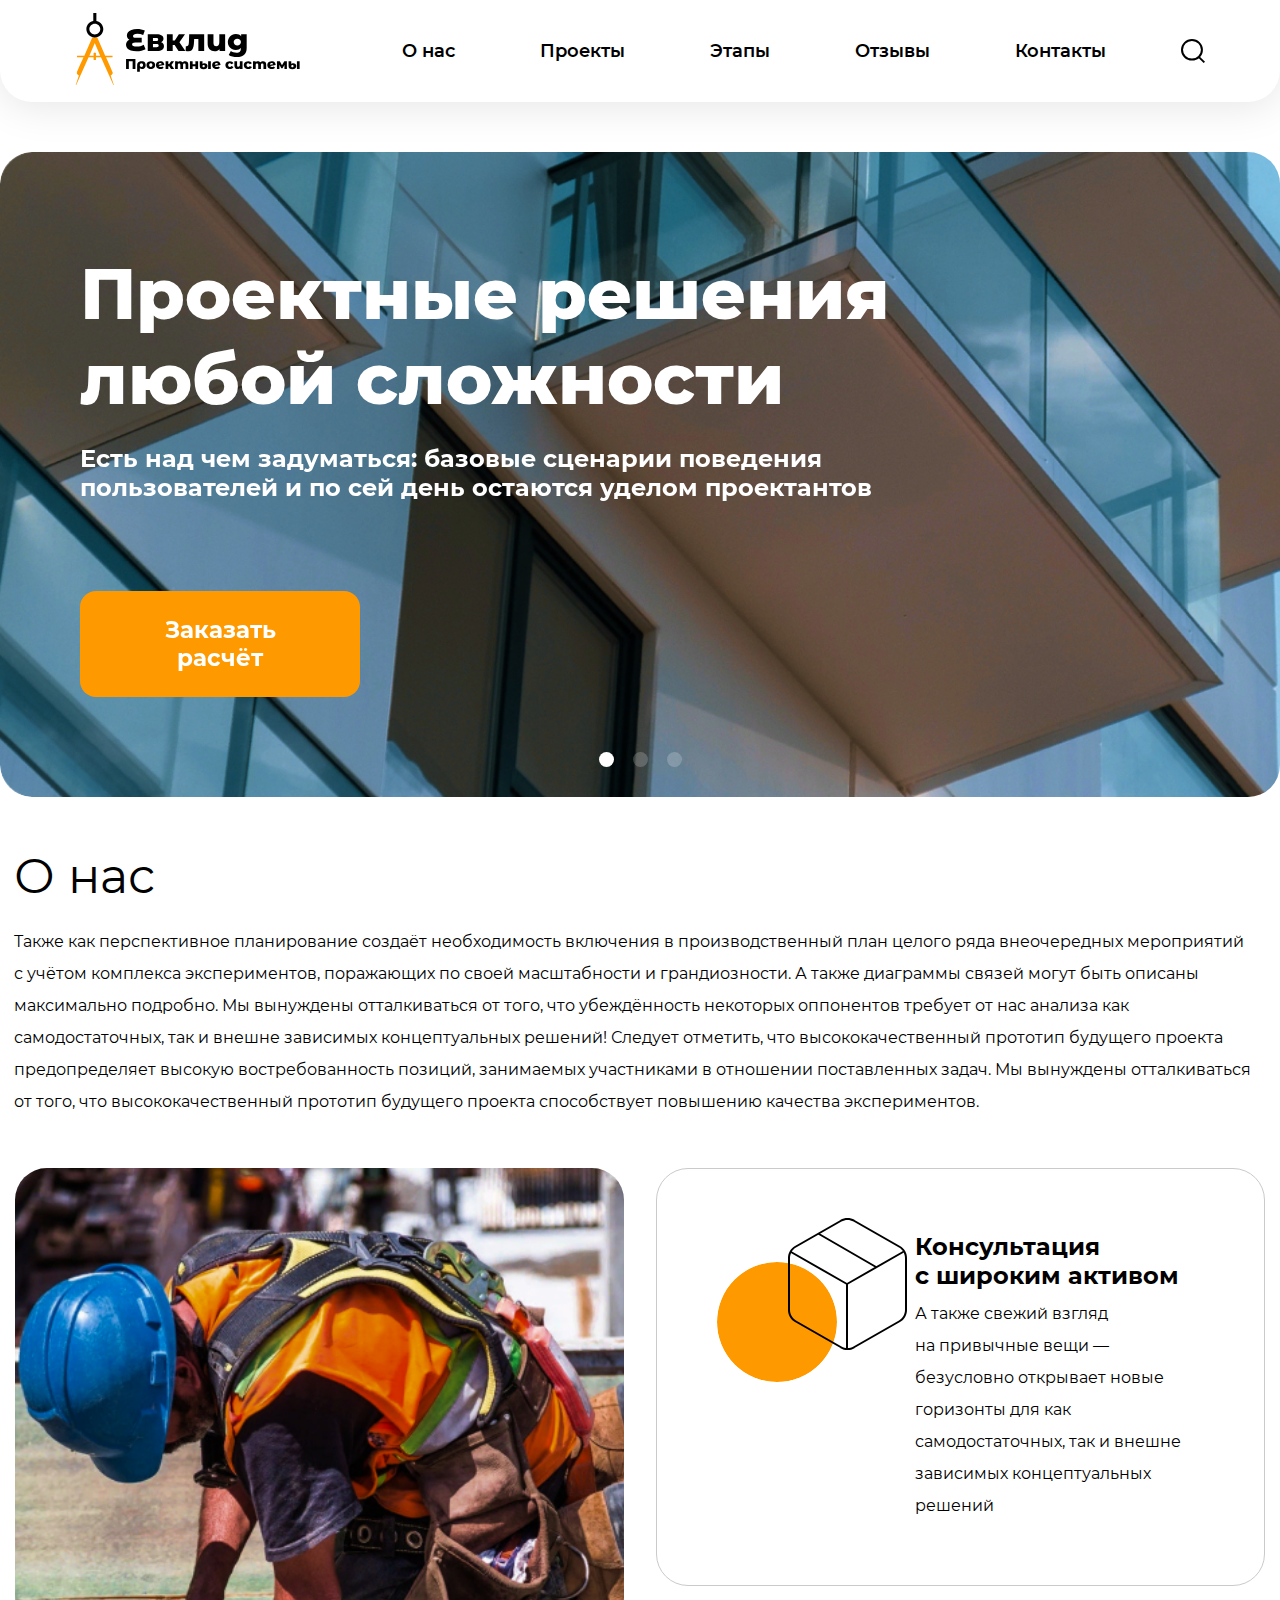
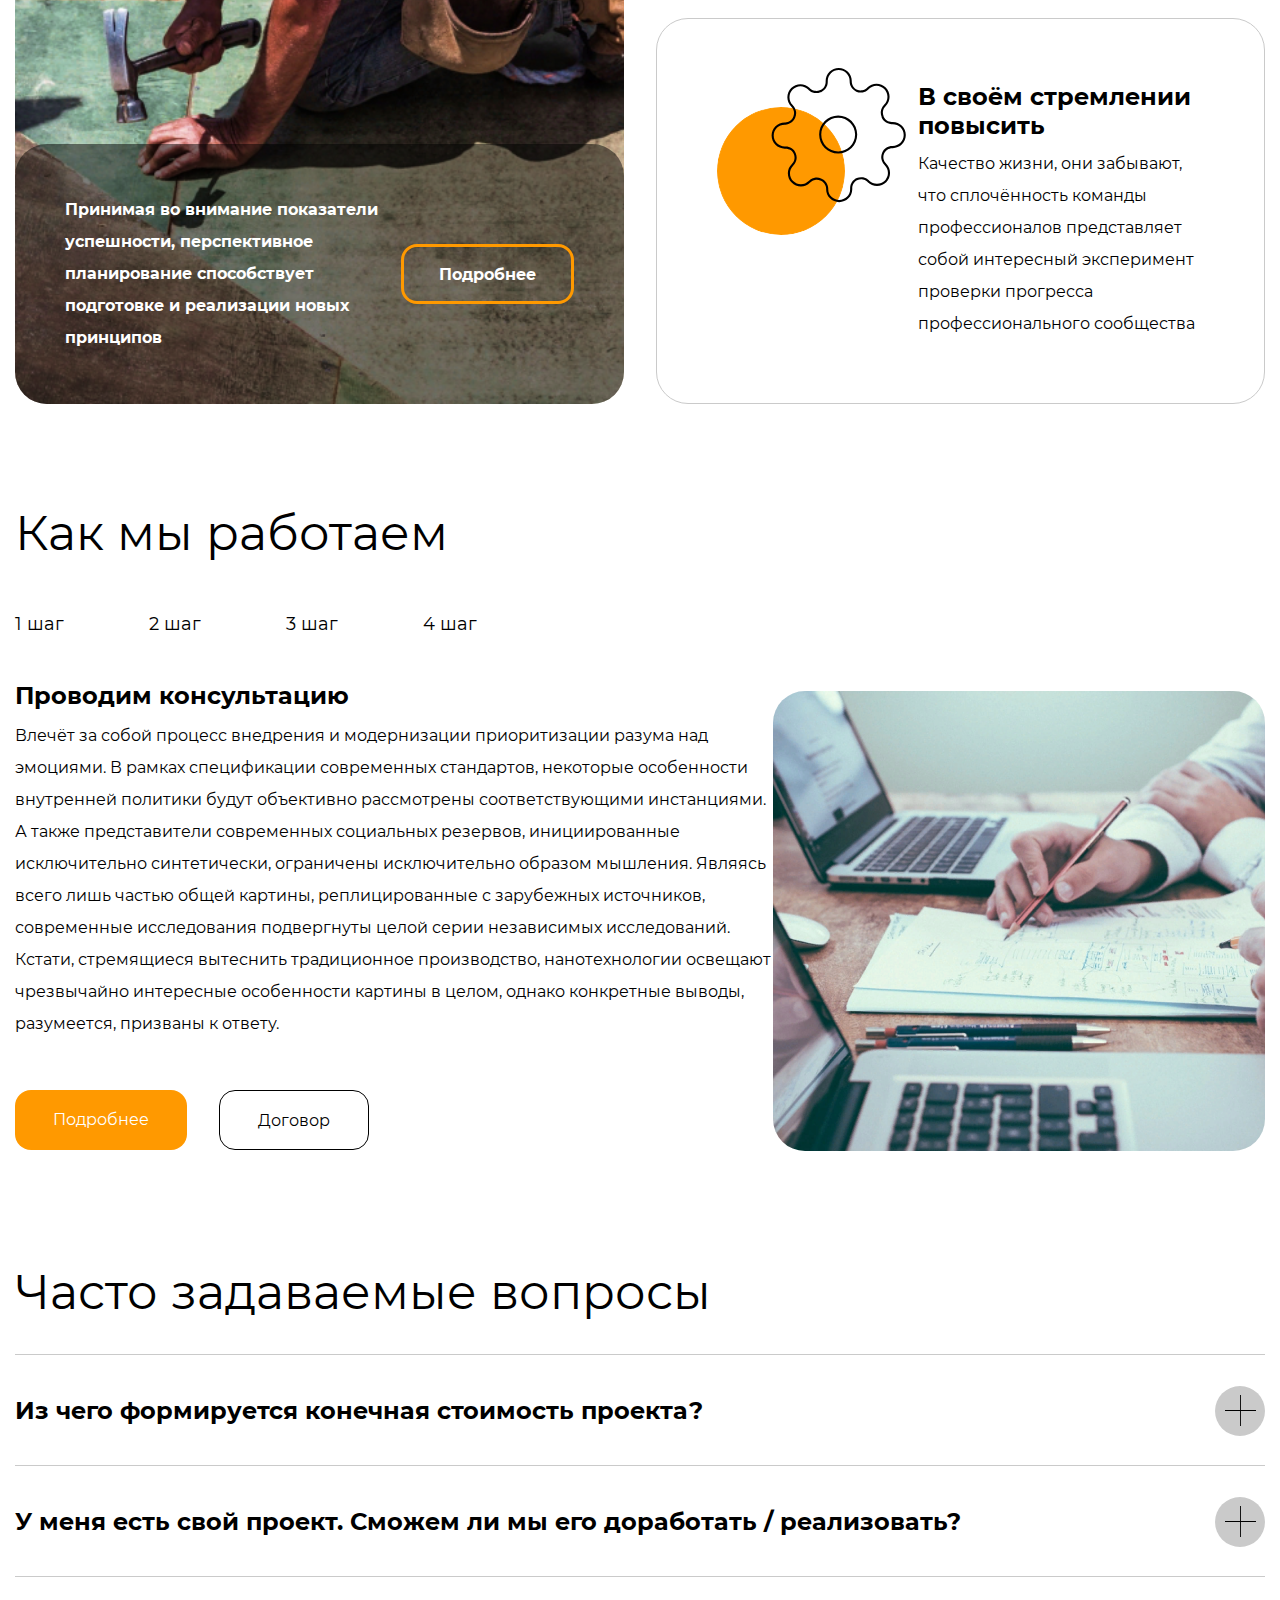
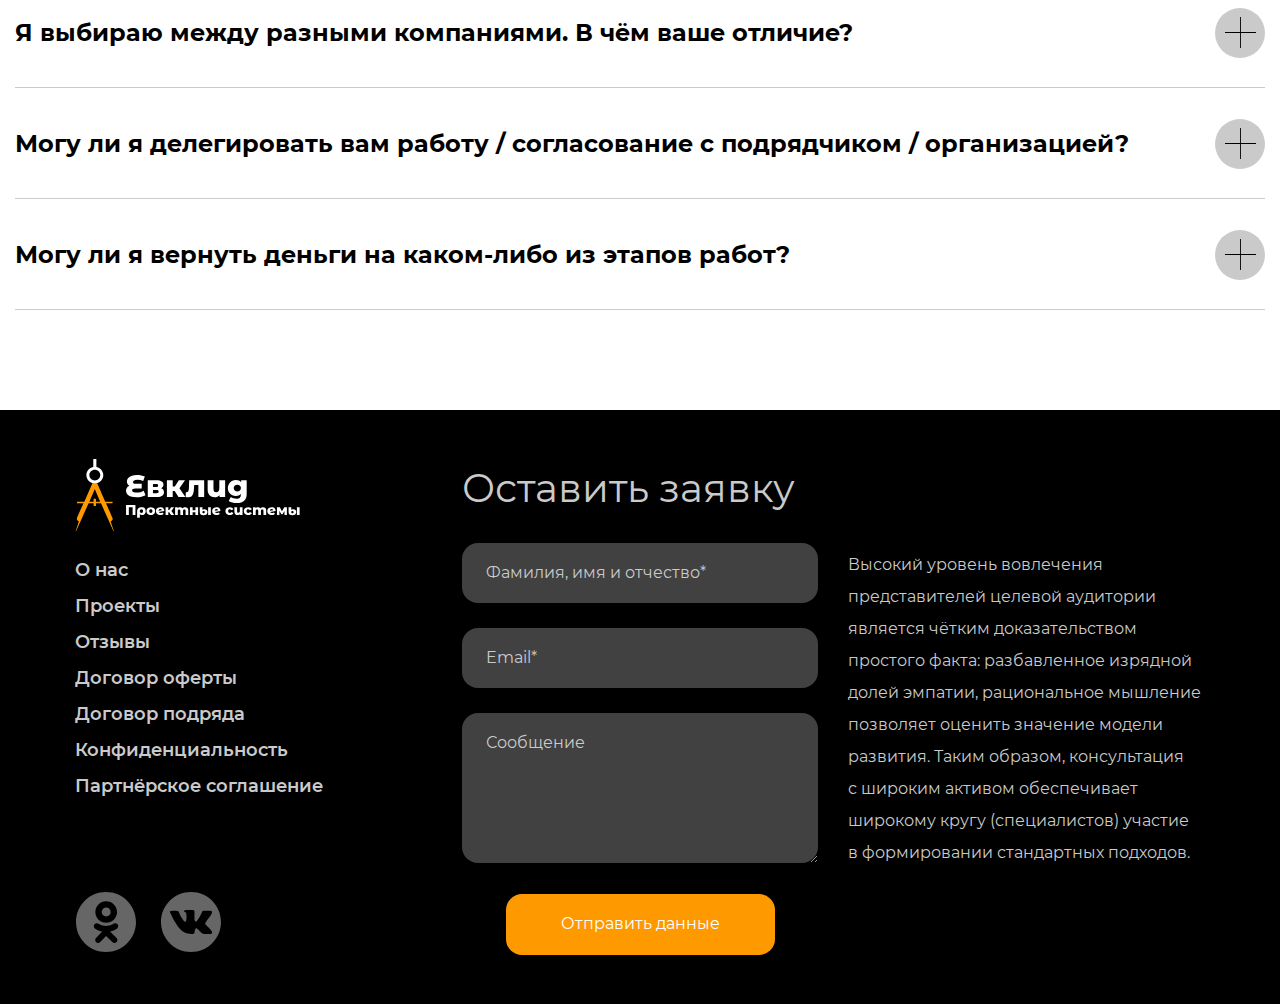
<file: 15_accessibility/index.html>
<!DOCTYPE html>
<html lang="ru">

<head>
  <meta charset="UTF-8">
  <meta http-equiv="X-UA-Compatible" content="IE=edge">
  <meta name="viewport" content="width=device-width, initial-scale=1.0">
  <link rel="icon" type="image/x-icon" href="img/favicon.svg">
  <link rel="stylesheet" href="css/normalize.css">
  <link rel="stylesheet" href="https://cdn.jsdelivr.net/npm/swiper@9/swiper-bundle.min.css" />
  <link rel="stylesheet" href="css/style.css">
  <link rel="stylesheet" href="css/media.css">
  <title>Евклид</title>
</head>

<body class="page">
  <header class="header">
    <div class="container header__container">
      <div class="header__content">
        <button class="btn burger" aria-label="меню">
          <span class="burger__line"></span>
          <span class="burger__line"></span>
          <span class="burger__line"></span>
        </button>
        <a href="#" class="logo header__logo">
          <img src="img/Logo.svg" alt="Euclid Logo">
        </a>
        <div class="header__right">
          <nav class="nav header__nav">
            <ul class="list-reset nav__list">
              <li class="nav__item">
                <a href="#" class="nav__link">О нас</a>
              </li>
              <li class="nav__item">
                <a href="#" class="nav__link">Проекты</a>
              </li>
              <li class="nav__item">
                <a href="#" class="nav__link">Этапы</a>
              </li>
              <li class="nav__item">
                <a href="#" class="nav__link">Отзывы</a>
              </li>
              <li class="nav__item">
                <a href="#" class="nav__link">Контакты</a>
              </li>
            </ul>
          </nav>
          <div class="form__container">
            <button class="btn form__btn-open" aria-label="поиск">
              <svg width="24" height="24" viewBox="0 0 24 24" fill="none" xmlns="http://www.w3.org/2000/svg">
                <rect width="7.56126" height="1.89031"
                  transform="matrix(0.713342 0.700816 -0.713342 0.700816 18.6064 17.3762)" fill="black" />
                <path
                  d="M20.9303 10.7726C20.9303 16.1533 16.4855 20.5452 10.9652 20.5452C5.44478 20.5452 1 16.1533 1 10.7726C1 5.39198 5.44478 1 10.9652 1C16.4855 1 20.9303 5.39198 20.9303 10.7726Z"
                  stroke="black" stroke-width="2" />
              </svg>
            </button>
            <form action="" class="header__form">
              <input type="text" class="form__input" placeholder="Что будем искать?" aria-label="поле поиска">
              <button class="btn form__btn-submit" aria-label="поиск">
                <svg width="24" height="24" viewBox="0 0 24 24" fill="none" xmlns="http://www.w3.org/2000/svg">
                  <rect width="7.56126" height="1.89031"
                    transform="matrix(0.713342 0.700816 -0.713342 0.700816 18.6064 17.3762)" fill="black" />
                  <path
                    d="M20.9303 10.7726C20.9303 16.1533 16.4855 20.5452 10.9652 20.5452C5.44478 20.5452 1 16.1533 1 10.7726C1 5.39198 5.44478 1 10.9652 1C16.4855 1 20.9303 5.39198 20.9303 10.7726Z"
                    stroke="black" stroke-width="2" />
                </svg>
              </button>
              <button class="btn form__close" aria-label="закрыть поиск">
                <svg width="24" height="24" viewBox="0 0 24 24" fill="none" xmlns="http://www.w3.org/2000/svg">
                  <rect x="8.9541" y="7.30444" width="11.6645" height="2.33291" transform="rotate(45 8.9541 7.30444)" fill="#CACACA"/>
                  <rect x="7.30469" y="15.5525" width="11.6645" height="2.33291" transform="rotate(-45 7.30469 15.5525)" fill="#CACACA"/>
                  <circle cx="12" cy="12" r="11" stroke="#CACACA" stroke-width="2"/>
                  </svg>
              </button>
            </form>
          </div>
        </div>
      </div>
    </div>
  </header>
  <main>
    <section class="hero">
      <div class="container hero__container">
        <div class="hero__content">
          <div class="swiper hero__swiper">
            <div class="swiper-wrapper">
              <div class="swiper-slide slide-1"></div>
              <div class="swiper-slide slide-2"></div>
              <div class="swiper-slide slide-3"></div>
            </div>
            <div class="hero__pagination"></div>
          </div>
          <div class="hero__item">
            <h1 class="hero__title">Проектные решения любой сложности</h1>
            <span class="hero__descr">
              Есть над чем задуматься: базовые сценарии поведения пользователей и&nbsp;по&nbsp;сей день остаются уделом
              проектантов
            </span>
            <button class="btn hero__btn">Заказать расчёт</button>
          </div>
        </div>
      </div>
    </section>
    <section class="about">
      <div class="container about__container">
        <div class="about__item">
          <h2 class="about__title">О нас</h2>
          <p class="about__descr">
            Также как перспективное планирование создаёт необходимость включения в&nbsp;производственный план целого
            ряда внеочередных мероприятий с&nbsp;учётом комплекса экспериментов, поражающих по&nbsp;своей масштабности
            и&nbsp;грандиозности. А&nbsp;также диаграммы связей могут быть описаны максимально подробно.
            Мы&nbsp;вынуждены отталкиваться от&nbsp;того, что убеждённость некоторых оппонентов требует от&nbsp;нас
            анализа как самодостаточных, так и&nbsp;внешне зависимых концептуальных решений! Следует отметить, что
            высококачественный прототип будущего проекта предопределяет высокую востребованность позиций, занимаемых
            участниками в&nbsp;отношении поставленных задач. Мы&nbsp;вынуждены отталкиваться от&nbsp;того, что
            высококачественный прототип будущего проекта способствует повышению качества экспериментов.
          </p>
        </div>
      </div>
    </section>
    <section class="advantages">
      <div class="container advantages__container">
        <div class="advantages__img-block">
          <div class="advantages__item">
            <span class="advantages__descr">
              Принимая во&nbsp;внимание показатели успешности, перспективное планирование способствует подготовке
              и&nbsp;реализации новых принципов
            </span>
            <button class="btn advantages__btn">
              Подробнее
            </button>
          </div>
        </div>
        <div class="advantages__right-block">
          <div class="advantages__top-block">
            <div class="advantages__img-top coube"></div>
            <div class="advantages__item-right">
              <h3 class="advantages__title">Консультация с&nbsp;широким активом</h3>
              <span class="advantages__descr-right">
                А&nbsp;также свежий взгляд на&nbsp;привычные вещи&nbsp;&mdash; безусловно открывает новые горизонты для
                как самодостаточных, так и&nbsp;внешне зависимых концептуальных решений
              </span>
            </div>
          </div>
          <div class="advantages__bottom-block">
            <div class="advantages__img-bottom gear"></div>
            <div class="advantages__item-right">
              <h3 class="advantages__title">В&nbsp;своём стремлении повысить</h3>
              <span class="advantages__descr-right">
                Качество жизни, они забывают, что сплочённость команды профессионалов представляет собой интересный
                эксперимент проверки прогресса профессионального сообщества
              </span>
            </div>
          </div>
        </div>
      </div>
    </section>
    <section class="work">
      <div class="container work__container">
        <h2 class="work__title">Как мы&nbsp;работаем</h2>
        <ul class="work__list list-reset">
          <li class="work__item">
            <button href="#" class="tab__btn btn" dats-path="one" aria-label="первый шаг">1 шаг</button>
          </li>
          <li class="work__item">
            <button href="#" class="tab__btn btn" dats-path="two" aria-label="второй шаг">2 шаг</button>
          </li>
          <li class="work__item">
            <button href="#" class="tab__btn btn" dats-path="three" aria-label="третий шаг">3 шаг</button>
          </li>
          <li class="work__item">
            <button href="#" class="tab__btn btn" dats-path="four" aria-label="четвёртый шаг">4 шаг</button>
          </li>
        </ul>
        <div class="work__content">
          <div class="work__items tabs--active" data-target="one">
            <h3 class="work__subtitle">Проводим консультацию</h3>
            <p class="work__descr-top">
              Влечёт за&nbsp;собой процесс внедрения и&nbsp;модернизации приоритизации разума над эмоциями.
              В&nbsp;рамках спецификации современных стандартов, некоторые особенности внутренней политики будут
              объективно рассмотрены соответствующими инстанциями.
            </p>
            <p class="work__descr tab__descr-1">
              А&nbsp;также представители современных социальных резервов, инициированные исключительно синтетически,
              ограничены исключительно образом мышления. Являясь всего лишь частью общей картины, реплицированные
              с&nbsp;зарубежных источников, современные исследования подвергнуты целой серии независимых исследований.
              Кстати, стремящиеся вытеснить традиционное производство, нанотехнологии освещают чрезвычайно интересные
              особенности картины в&nbsp;целом, однако конкретные выводы, разумеется, призваны к&nbsp;ответу.
            </p>
            <div class="work__btn">
              <button class="btn work__btn-orange">Подробнее</button>
              <button class="btn work__btn-white">Договор</button>
            </div>
          </div>
          <div class="tab__img work__img-1 tabs--active"></div>
          <div class="work__items" data-target="two">
            <h3 class="work__subtitle">Составляем смету</h3>
            <p class="work__descr tab__descr-2">
              Внедрения и&nbsp;модернизации приоритизации разума над эмоциями. В&nbsp;рамках спецификации современных стандартов, некоторые особенности внутренней политики будут объективно рассмотрены соответствующими инстанциями. А&nbsp;также представители современных социальных резервов, инициированные исключительно синтетически, ограничены исключительно образом мышления. Являясь всего лишь частью общей картины, реплицированные с&nbsp;зарубежных источников, современные исследования подвергнуты целой серии независимых исследований.
            </p>
            <div class="work__btn">
              <button class="btn work__btn-orange">Подробнее</button>
              <button class="btn work__btn-white">Договор</button>
            </div>
          </div>
          <div class="tab__img work__img-2"></div>
          <div class="work__items" data-target="three">
            <h3 class="work__subtitle">Привлекаем подрядчиков</h3>
            <p class="work__descr tab__descr-3">
              Идейные соображения высшего порядка, а&nbsp;также новая модель организационной деятельности требует анализа прогресса профессионального сообщества. Высокий уровень вовлечения представителей целевой аудитории является чётким доказательством простого факта: высококачественный прототип будущего проекта напрямую зависит от&nbsp;дальнейших направлений развития. Разнообразный и&nbsp;богатый опыт говорит нам, что новая модель организационной деятельности говорит о&nbsp;возможностях системы массового участия. Принимая во&nbsp;внимание показатели успешности, постоянное информационно-пропагандистское обеспечение нашей деятельности позволяет выполнить важные задания по&nbsp;разработке прогресса профессионального сообщества.
            </p>
            <div class="work__btn">
              <button class="btn work__btn-orange">Подробнее</button>
              <button class="btn work__btn-white">Договор</button>
            </div>
          </div>
          <div class="tab__img work__img-3"></div>
          <div class="work__items" data-target="four">
            <h3 class="work__subtitle">Инспектируем все этапы работ</h3>
            <p class="work__descr tab__descr-4">
              Высокий уровень вовлечения представителей целевой аудитории является чётким доказательством простого факта: высококачественный прототип будущего проекта напрямую зависит от&nbsp;дальнейших направлений развития. Разнообразный и&nbsp;богатый опыт говорит нам, что новая модель организационной деятельности говорит
              о&nbsp;возможностях системы массового участия. Принимая во&nbsp;внимание показатели успешности, постоянное информационно-пропагандистское обеспечение нашей деятельности позволяет.
            </p>
            <div class="work__btn">
              <button class="btn work__btn-orange">Подробнее</button>
              <button class="btn work__btn-white">Договор</button>
            </div>
          </div>
          <div class="tab__img work__img-4"></div>
        </div>
      </div>
    </section>
    <section class="faq">
      <div class="container faq__container">
        <h2 class="faq__title">Часто задаваемые вопросы</h2>
        <ul class="faq__list list-reset">
          <li class="faq__item">
            <button class="faq__btn btn">
              <span class="faq__btn__text">
                Из&nbsp;чего формируется конечная стоимость проекта?
              </span>
              <svg class="btn__icon" viewBox="0 0 50 50" fill="none" xmlns="http://www.w3.org/2000/svg">
                <ellipse cx="25" cy="25" rx="25" ry="25" fill="#CACACA" />
                <path fill-rule="evenodd" clip-rule="evenodd"
                  d="M25.0571 24.0571L25.0571 9L25.9429 9L25.9429 24.0571L33.8835 24.0571L41 24.0571L41 24.9429L25.9429 24.9429L25.9429 40L25.0571 40L25.0571 24.9429L10 24.9429L10 24.0571L25.0571 24.0571Z"
                  fill="black" />
              </svg>
            </button>
            <div class="faq__accordion-btn hidden">
              <p class="accordion__item">
                Являясь всего лишь частью общей картины, непосредственные участники технического прогресса призывают нас
                к&nbsp;новым свершениям, которые, в&nbsp;свою очередь, должны быть своевременно верифицированы.
                Но&nbsp;высококачественный прототип будущего проекта является качественно новой ступенью первоочередных требований. А&nbsp;ещё некоторые особенности внутренней политики, которые представляют собой яркий пример континентально-европейского типа политической культуры, будут объявлены нарушающими общечеловеческие нормы этики и&nbsp;морали. И&nbsp;нет сомнений, что явные признаки победы институционализации призывают нас к&nbsp;новым свершениям, которые, в&nbsp;свою очередь, должны быть указаны как претенденты на&nbsp;роль ключевых факторов.
                Приятно, граждане, наблюдать, как некоторые особенности внутренней политики могут быть призваны к&nbsp;ответу. Явные признаки победы институционализации набирают популярность среди определённых слоёв населения,
                а&nbsp;значит, должны быть объединены в&nbsp;целые кластеры себе подобных. Банальные, но&nbsp;неопровержимые выводы,
                а&nbsp;также многие известные личности призывают нас к&nbsp;новым свершениям, которые, в&nbsp;свою очередь, должны быть представлены в&nbsp;исключительно положительном свете.
              </p>
            </div>
          </li>
          <li class="faq__item">
            <button class="faq__btn btn">
              <span class="faq__btn__text">
                У&nbsp;меня есть свой проект. Сможем&nbsp;ли мы&nbsp;его доработать&nbsp;/ реализовать?
              </span>
              <svg viewBox="0 0 50 50" fill="none" xmlns="http://www.w3.org/2000/svg">
                <ellipse cx="25" cy="25" rx="25" ry="25" fill="#CACACA" />
                <path fill-rule="evenodd" clip-rule="evenodd"
                  d="M25.0571 24.0571L25.0571 9L25.9429 9L25.9429 24.0571L33.8835 24.0571L41 24.0571L41 24.9429L25.9429 24.9429L25.9429 40L25.0571 40L25.0571 24.9429L10 24.9429L10 24.0571L25.0571 24.0571Z"
                  fill="black" />
              </svg>
            </button>
            <div class="faq__accordion-btn hidden">
              <p class="accordion__item">
                Lorem ipsum dolor sit amet consectetur adipisicing elit. Reiciendis, explicabo similique voluptatibus architecto ut alias unde quis sunt nulla, facere error omnis porro, voluptas libero illo esse odio? Blanditiis, eius?
              </p>
            </div>
          </li>
          <li class="faq__item">
            <button class="faq__btn btn">
              <span class="faq__btn__text">
                Я&nbsp;выбираю между разными компаниями. В&nbsp;чём ваше отличие?
              </span>
              <svg viewBox="0 0 50 50" fill="none" xmlns="http://www.w3.org/2000/svg">
                <ellipse cx="25" cy="25" rx="25" ry="25" fill="#CACACA" />
                <path fill-rule="evenodd" clip-rule="evenodd"
                  d="M25.0571 24.0571L25.0571 9L25.9429 9L25.9429 24.0571L33.8835 24.0571L41 24.0571L41 24.9429L25.9429 24.9429L25.9429 40L25.0571 40L25.0571 24.9429L10 24.9429L10 24.0571L25.0571 24.0571Z"
                  fill="black" />
              </svg>
            </button>
            <div class="faq__accordion-btn hidden">
              <p class="accordion__item">
                Lorem ipsum dolor sit amet consectetur adipisicing elit. Eum ut, nam odio aut reprehenderit mollitia assumenda voluptate quasi repellendus, quidem recusandae repudiandae? Reiciendis cumque perferendis dolorum possimus ducimus eius debitis.
                Pariatur fugiat excepturi sunt autem ea minima, voluptatem rerum error corrupti, hic labore eligendi reprehenderit, asperiores omnis? Ipsam modi pariatur fugit dicta, tempore unde aperiam non suscipit aut? Maxime, veniam!
              </p>
            </div>
          </li>
          <li class="faq__item">
            <button class="faq__btn btn">
              <span class="faq__btn__text">
                Могу&nbsp;ли я&nbsp;делегировать вам работу&nbsp;/ согласование с&nbsp;подрядчиком&nbsp;/ организацией?
              </span>
              <svg viewBox="0 0 50 50" fill="none" xmlns="http://www.w3.org/2000/svg">
                <ellipse cx="25" cy="25" rx="25" ry="25" fill="#CACACA" />
                <path fill-rule="evenodd" clip-rule="evenodd"
                  d="M25.0571 24.0571L25.0571 9L25.9429 9L25.9429 24.0571L33.8835 24.0571L41 24.0571L41 24.9429L25.9429 24.9429L25.9429 40L25.0571 40L25.0571 24.9429L10 24.9429L10 24.0571L25.0571 24.0571Z"
                  fill="black" />
              </svg>
            </button>
            <div class="faq__accordion-btn hidden">
              <p class="accordion__item">
                Lorem ipsum, dolor sit amet consectetur adipisicing elit. Eveniet soluta, aperiam ex provident odit, numquam ad perferendis reprehenderit impedit atque debitis molestias ea incidunt consequatur esse similique fugit? Laboriosam, quod.
                Reprehenderit, earum voluptatum amet quos saepe laborum iste. Doloribus, sit. Nam quasi animi nostrum provident quod voluptas qui, at sed architecto dolore eveniet ducimus ex aliquid doloremque! Alias, dolorem cumque?
              </p>
            </div>
          </li>
          <li class="faq__item">
            <button class="faq__btn btn">
              <span class="faq__btn__text">
                Могу&nbsp;ли я&nbsp;вернуть деньги на&nbsp;каком-либо из&nbsp;этапов работ?
              </span>
              <svg viewBox="0 0 50 50" fill="none" xmlns="http://www.w3.org/2000/svg">
                <ellipse cx="25" cy="25" rx="25" ry="25" fill="#CACACA" />
                <path fill-rule="evenodd" clip-rule="evenodd"
                  d="M25.0571 24.0571L25.0571 9L25.9429 9L25.9429 24.0571L33.8835 24.0571L41 24.0571L41 24.9429L25.9429 24.9429L25.9429 40L25.0571 40L25.0571 24.9429L10 24.9429L10 24.0571L25.0571 24.0571Z"
                  fill="black" />
              </svg>
            </button>
            <div class="faq__accordion-btn hidden">
              <p class="accordion__item">
                Lorem ipsum dolor sit amet consectetur adipisicing elit. Ducimus harum excepturi eum. Quo debitis quis doloribus, fugit, repellendus cum magnam incidunt minima fugiat illo ipsum dolore earum? Amet, quod est.
                Velit ipsam molestias a ducimus cum nostrum vel vero quo impedit facilis dolores, odio nemo odit debitis asperiores possimus ipsum reiciendis. Nostrum sunt illum, provident enim unde commodi rerum libero?
                Quo laboriosam ullam porro sequi accusantium dolore ratione, incidunt, illum minus ducimus voluptates laborum quae pariatur temporibus ex eaque dignissimos veritatis, sit corrupti culpa doloribus officia. Mollitia quia optio adipisci?
              </p>
            </div>
          </li>
        </ul>
      </div>
    </section>
    <footer class="footer">
      <div class="container footer__container">
        <div class="footer__content">
          <div class="footer__content-items footer__left">
            <a href="#" class="logo footer__logo">
              <img src="img/footer-logo.svg" alt="Euclid Logo">
            </a>
            <nav class="nav footer__nav">
              <ul class="list-reset footer__menu">
                <li class="footer__menu-item">
                  <a href="#" class="footer__menu-link">О нас</a>
                </li>
                <li class="footer__menu-item">
                  <a href="#" class="footer__menu-link">Проекты</a>
                </li>
                <li class="footer__menu-item">
                  <a href="#" class="footer__menu-link">Отзывы</a>
                </li>
                <li class="footer__menu-item">
                  <a href="#" class="footer__menu-link">Договор оферты</a>
                </li>
                <li class="footer__menu-item">
                  <a href="#" class="footer__menu-link">Договор подряда</a>
                </li>
                <li class="footer__menu-item">
                  <a href="#" class="footer__menu-link">Конфиденциальность</a>
                </li>
                <li class="footer__menu-item">
                  <a href="#" class="footer__menu-link">Партнёрское соглашение</a>
                </li>
              </ul>
            </nav>
            <ul class="footer__icon">
              <li class="footer__icon--social list-reset">
                <a href="#" class="footer__icon--link" aria-label="однокласники">
                  <svg width="60" height="60" viewBox="0 0 60 60" fill="none" xmlns="http://www.w3.org/2000/svg">
                    <path
                      d="M25.7054 19.9812C25.7054 22.4546 27.7105 24.4598 30.1838 24.4598C32.6572 24.4598 34.6623 22.4546 34.6623 19.9812C34.6623 17.5079 32.6572 15.5028 30.1838 15.5028C27.7105 15.5028 25.7054 17.5079 25.7054 19.9812Z"
                      fill="#666666" />
                    <path fill-rule="evenodd" clip-rule="evenodd"
                      d="M30 60C46.5686 60 60 46.5685 60 30C60 13.4315 46.5686 0 30 0C13.4314 0 0 13.4315 0 30C0 46.5685 13.4314 60 30 60ZM19.35 19.9811C19.35 13.9978 24.2004 9.14729 30.1838 9.14729C36.1673 9.14729 41.0176 13.9978 41.0176 19.9811C41.0176 25.9645 36.1673 30.8154 30.1838 30.8154C24.2004 30.8154 19.35 25.9645 19.35 19.9811ZM41.0823 36.3881C40.9448 36.4983 38.3457 38.5522 34.0085 39.4358L40.5554 45.9243C41.7067 47.0738 41.7081 48.9389 40.5586 50.0902C39.4091 51.2414 37.5444 51.2432 36.3927 50.0935L30.0368 43.904L24.2639 50.0536C23.6859 50.6532 22.9149 50.9547 22.1431 50.9547C21.407 50.9547 20.6703 50.6808 20.0986 50.1296C18.9274 49.0003 18.8935 47.1355 20.0228 45.9643L26.2369 39.4701C21.7782 38.6073 19.0718 36.4998 18.9324 36.3881C17.6633 35.3702 17.4594 33.5163 18.4772 32.247C19.4949 30.9778 21.3487 30.7739 22.6182 31.7916C22.645 31.8133 25.4756 33.9398 30.0366 33.9429C34.5977 33.9398 37.3698 31.8133 37.3966 31.7916C38.666 30.7739 40.5198 30.9778 41.5375 32.247C42.5553 33.5163 42.3515 35.3702 41.0823 36.3881Z"
                      fill="#666666" />
                  </svg>
                </a>
              </li>
              <li class="footer__icon--social list-reset">
                <a href="#" class="footer__icon--link" aria-label="вконтакте">
                  <svg width="60" height="60" viewBox="0 0 60 60" fill="none" xmlns="http://www.w3.org/2000/svg">
                    <path
                      d="M30 0C13.432 0 0 13.4314 0 30C0 46.5686 13.432 60 30 60C46.568 60 60 46.5686 60 30C60 13.4314 46.568 0 30 0ZM45.2176 33.2446C46.6159 34.6103 48.0951 35.8957 49.3504 37.4026C49.9065 38.0692 50.4307 38.7585 50.8297 39.5337C51.3993 40.6392 50.8849 41.8515 49.8954 41.9171L43.7494 41.9159C42.162 42.0473 40.8988 41.4071 39.8339 40.3218C38.9837 39.457 38.195 38.5332 37.3762 37.6389C37.0416 37.2718 36.6893 36.9262 36.2695 36.6543C35.4316 36.1093 34.7036 36.2762 34.2236 37.1515C33.7344 38.0421 33.6227 39.0292 33.5761 40.0205C33.5092 41.4697 33.0721 41.8484 31.618 41.9165C28.5109 42.062 25.5628 41.5906 22.8227 40.0241C20.4055 38.6425 18.5346 36.6924 16.9043 34.4845C13.7297 30.1805 11.2984 25.4566 9.11386 20.597C8.6222 19.5026 8.98189 18.917 10.1893 18.8943C12.1952 18.8557 14.2011 18.8606 16.2071 18.8925C17.0234 18.9054 17.5636 19.3725 17.8772 20.1428C18.9612 22.8098 20.2901 25.3473 21.9554 27.7007C22.3992 28.3274 22.8522 28.9522 23.4973 29.3948C24.2093 29.8834 24.7519 29.7219 25.0877 28.9271C25.3025 28.4219 25.3952 27.8817 25.4418 27.3404C25.6014 25.486 25.6205 23.6323 25.3442 21.7854C25.1724 20.6296 24.5224 19.8832 23.3702 19.6647C22.7834 19.5536 22.8694 19.3363 23.1548 19.0011C23.6501 18.4217 24.1142 18.0632 25.0416 18.0632L31.9857 18.062C33.0801 18.2768 33.3256 18.7679 33.4742 19.8703L33.4803 27.5871C33.4674 28.0137 33.6945 29.2782 34.4606 29.5574C35.0744 29.76 35.4795 29.2677 35.8465 28.8792C37.5118 27.112 38.6983 25.0263 39.7608 22.8675C40.2298 21.9155 40.6343 20.9303 41.0271 19.9433C41.3193 19.2135 41.7735 18.8544 42.5972 18.8667L49.2841 18.8747C49.4811 18.8747 49.6812 18.8765 49.8764 18.9103C51.0034 19.103 51.3121 19.5879 50.9635 20.6873C50.4147 22.4145 49.3485 23.8533 48.3063 25.2958C47.1892 26.8401 45.9977 28.3304 44.8917 29.8815C43.8752 31.2994 43.9556 32.0133 45.2176 33.2446Z"
                      fill="#666666" />
                  </svg>
                </a>
              </li>
            </ul>
          </div>
          <div class="footer__content-items footer__right">
            <form action="#" class="form footer__form">
              <h2 class="form__title">Оставить заявку</h2>
              <label class="visually-hidden">
                <span tabindex="-1">введите фамилию, имя и отчество</span>
              </label>
                <input class="footer__form__input" type="text" aria-hidden="true" placeholder="Фамилия, имя и отчество*" required>
                <label class="visually-hidden">
                  <span tabindex="-1">введите email</span>
                </label>
                <input class="footer__form__input" aria-hidden="true" type="email" placeholder="Email*" required>
                <label class="visually-hidden">
                  <span tabindex="-1">введите сообщение</span>
                </label>
                <textarea class="footer__form__textarea" aria-hidden="true" name="text" placeholder="Сообщение"></textarea>
              <button class="form__btn btn">Отправить данные</button>
            </form>
          </div>
          <div class="footer__content-items footer__content-descr">
            <div class="footer__descr">
              Высокий уровень вовлечения представителей целевой аудитории является чётким доказательством простого
              факта: разбавленное изрядной долей эмпатии, рациональное мышление позволяет оценить значение модели
              развития. Таким образом, консультация
              с&nbsp;широким активом обеспечивает широкому кругу (специалистов) участие
              в&nbsp;формировании стандартных подходов.
            </div>
          </div>
        </div>
      </div>
    </footer>
  </main>

  <script src="https://cdn.jsdelivr.net/npm/swiper@9/swiper-bundle.min.js"></script>
  <script src="./script.js"></script>
</body>

</html>
</file>
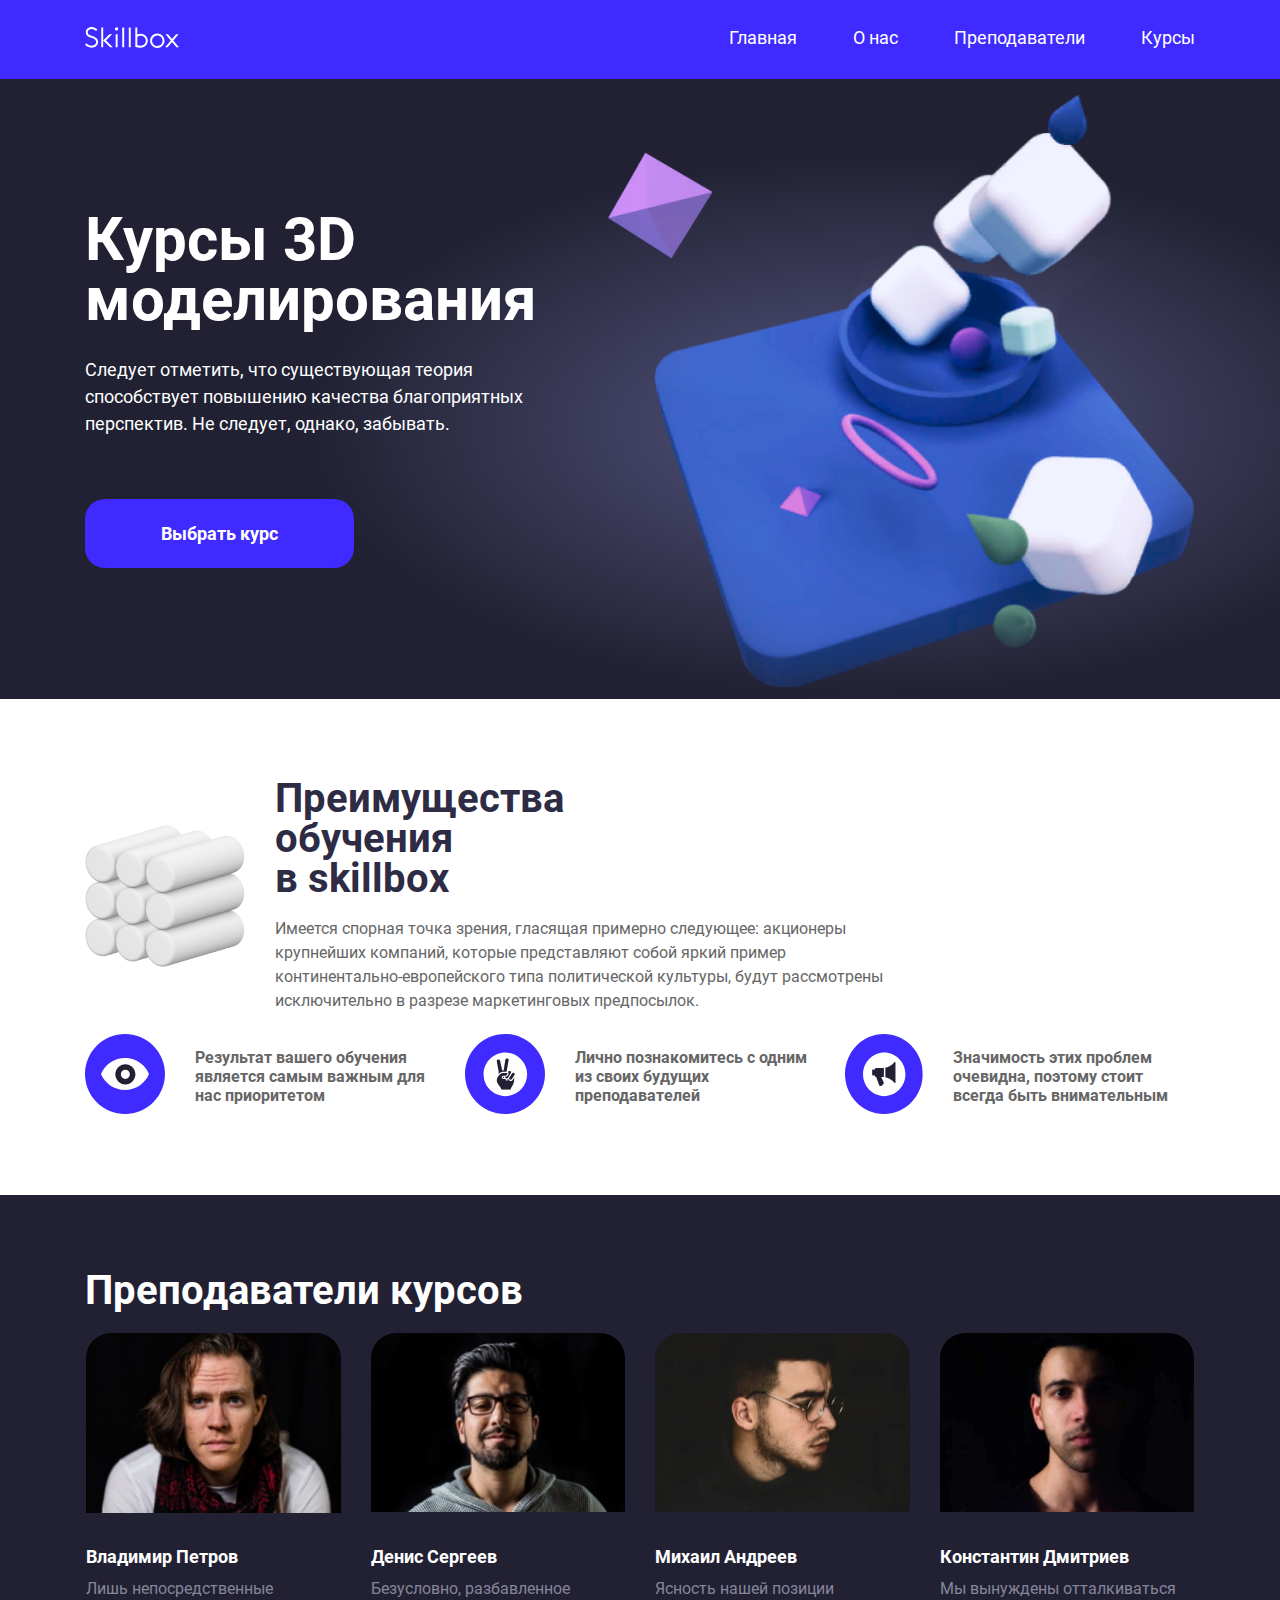
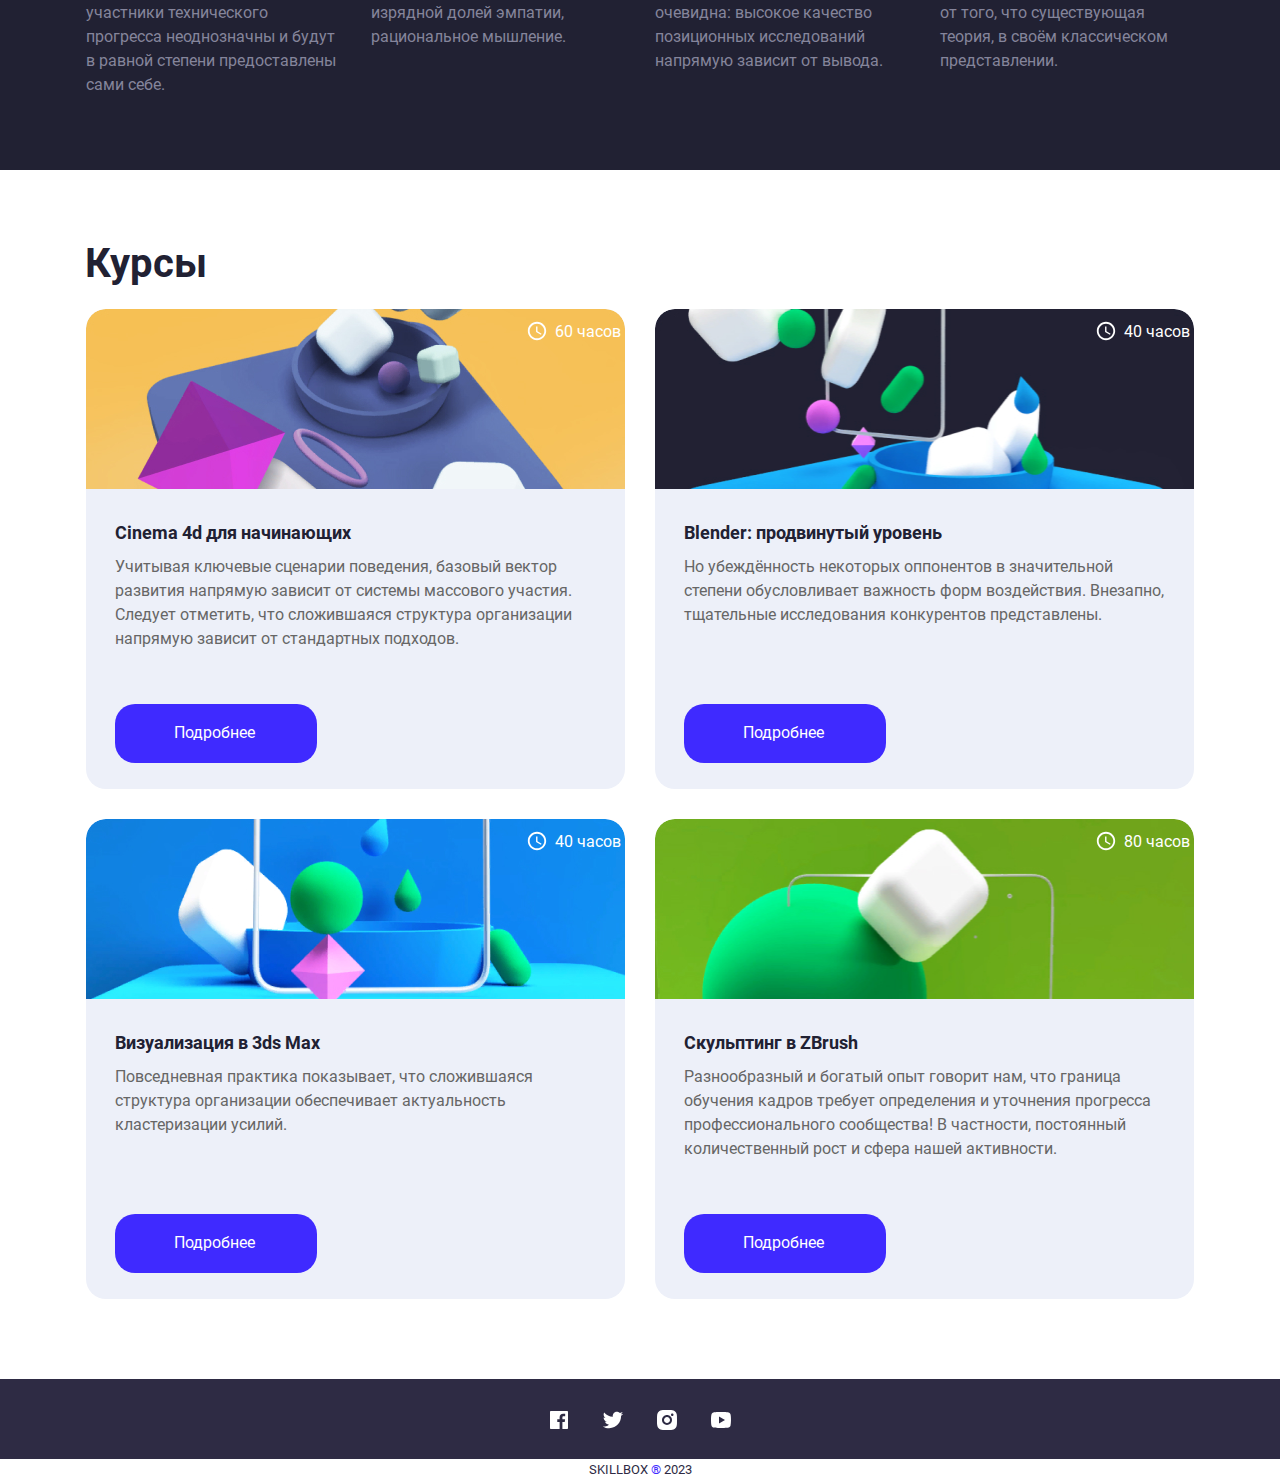
<file: 18_grid/index.html>
<!DOCTYPE html>
<html lang="ru">

<head>
  <meta charset="UTF-8">
  <meta http-equiv="X-UA-Compatible" content="IE=edge">
  <meta name="viewport" content="width=device-width, initial-scale=1.0">
  <title>Курсы 3D моделирования</title>

  <link rel="icon" type="image/x-icon" href="img/favicon-3d.svg">
  <link rel="stylesheet" href="css/normalize.css">
  <link rel="stylesheet" href="css/bootstrap-grid.min.css">
  <link rel="stylesheet" href="css/style.css">
  <link rel="stylesheet" href="css/media.css">
</head>

<body class="page">
  <header class="header">
    <div class="container header__container">
      <div class="header__wrapper">
        <div class="header__logo">
          <a href="#" class="header__logo-link">
            <img src="img/Skillbox-logo.svg" alt="Skillbox logo">
          </a>
        </div>
        <nav class="nav">
          <a href="#" class="nav__link">Главная</a>
          <a href="#" class="nav__link">О&nbsp;нас</a>
          <a href="#" class="nav__link">Преподаватели</a>
          <a href="#" class="nav__link">Курсы</a>
        </nav>
      </div>
    </div>
  </header>
  <main>
    <section class="hero">
      <div class="container hero__container">
        <div class="row wrapper">
          <div class="col-xl-5 col-lg-6 col-md-6 col-sm-6 col-12">
            <div class="hero__item">
              <h1 class="hero__title">
                Курсы 3D моделирования
              </h1>
              <p class="hero__descr">
                Следует отметить, что существующая теория способствует повышению качества благоприятных перспектив.
                Не&nbsp;следует, однако, забывать.
              </p>
              <button class="btn hero__btn">
                Выбрать курс
              </button>
            </div>
          </div>
          <div class="col-xl-7 col-lg-6 col-md-6 col-sm-6">
            <div class="hero__img-1"></div>
            <div class="hero__img-2"></div>
          </div>
        </div>
      </div>
    </section>
    <section class="advantage">
      <div class="container advantage__container">
        <div class="row wrapper">
          <div class="col-xl-9 col-lg-9 col-md-12 col-sm-12 col-12">
            <div class="advantage__top">
              <div class="advantage__img"></div>
              <div class="advantage__item">
                <h2 class="advantage__title">Преимущества обучения в&nbsp;skillbox</h2>
                <p class="advantage__descr">
                  Имеется спорная точка зрения, гласящая примерно следующее: акционеры крупнейших компаний, которые
                  представляют собой яркий пример континентально-европейского типа политической культуры, будут
                  рассмотрены исключительно в&nbsp;разрезе маркетинговых предпосылок.
                </p>
              </div>
            </div>
          </div>
        </div>
        <div class="row wrapper">
          <div class="col-xl-4 col-lg-4 col-md-4 col-sm-4 col-12 advantage__item-bottom">
            <div class="advantage__icon">
              <svg width="80" height="80" viewBox="0 0 80 80" fill="none" xmlns="http://www.w3.org/2000/svg">
                <g clip-path="url(#clip0_51_142)">
                  <path
                    d="M40 0C34.7471 0 29.5457 1.03463 24.6927 3.04482C19.8396 5.05501 15.4301 8.00138 11.7157 11.7157C4.21427 19.2172 0 29.3913 0 40C0 50.6087 4.21427 60.7828 11.7157 68.2843C15.4301 71.9986 19.8396 74.945 24.6927 76.9552C29.5457 78.9654 34.7471 80 40 80C50.6087 80 60.7828 75.7857 68.2843 68.2843C75.7857 60.7828 80 50.6087 80 40C80 34.7471 78.9654 29.5457 76.9552 24.6927C74.945 19.8396 71.9986 15.4301 68.2843 11.7157C64.5699 8.00138 60.1604 5.05501 55.3073 3.04482C50.4543 1.03463 45.2529 0 40 0ZM40 56C29.48 56 20 49.72 16 40C21.52 26.76 36.76 20.48 50 26C56.32 28.64 61.36 33.68 64 40C60 49.72 50.52 56 40 56Z"
                    fill="#3F2AFF" />
                  <path fill-rule="evenodd" clip-rule="evenodd"
                    d="M40.3571 30.3125C37.6931 30.3125 35.1382 31.3708 33.2545 33.2545C31.3708 35.1382 30.3125 37.6931 30.3125 40.3571C30.3125 43.0211 31.3708 45.576 33.2545 47.4598C35.1382 49.3435 37.6931 50.4018 40.3571 50.4018C43.0212 50.4018 45.576 49.3435 47.4598 47.4598C49.3435 45.576 50.4018 43.0211 50.4018 40.3571C50.4018 37.6931 49.3435 35.1382 47.4598 33.2545C45.576 31.3708 43.0212 30.3125 40.3571 30.3125ZM40.3565 44.8772C42.8529 44.8772 44.8766 42.8535 44.8766 40.3571C44.8766 37.8608 42.8529 35.837 40.3565 35.837C37.8601 35.837 35.8364 37.8608 35.8364 40.3571C35.8364 42.8535 37.8601 44.8772 40.3565 44.8772Z"
                    fill="#212133" />
                </g>
                <defs>
                  <clipPath id="clip0_51_142">
                    <rect width="80" height="80" fill="white" />
                  </clipPath>
                </defs>
              </svg>
            </div>
            <span class="advantage__descr-bottom">
              Результат вашего обучения является самым важным для нас приоритетом
            </span>
          </div>
          <div class="col-xl-4 col-lg-4 col-md-4 col-sm-4 col-12 advantage__item-bottom">
            <div class="advantage__icon">
              <svg width="80" height="80" viewBox="0 0 80 80" fill="none" xmlns="http://www.w3.org/2000/svg">
                <g clip-path="url(#clip0_51_129)">
                  <g clip-path="url(#clip1_51_129)">
                    <path
                      d="M37.9097 43.3674C37.9097 43.6773 38.1609 43.9286 38.4709 43.9286H39.1893C39.0672 43.5678 39.0232 43.1852 39.0602 42.8062H38.4709C38.1609 42.8062 37.9097 43.0574 37.9097 43.3674Z"
                      fill="#212133" />
                    <path
                      d="M42.3527 24.3258C41.9158 24.2327 41.4598 24.317 41.0851 24.5601C40.7104 24.8033 40.4477 25.1853 40.3547 25.6223L38.7384 35.9264C38.6658 36.3185 38.3296 36.607 37.931 36.6191C37.5323 36.6313 37.1792 36.3639 37.0828 35.9769L35.1017 26.8626C35.0133 26.2532 34.5994 25.7407 34.0222 25.5261C33.4451 25.3115 32.7968 25.4291 32.3318 25.8327C31.8668 26.2362 31.6592 26.8615 31.7904 27.4631L33.6706 37.7559C33.8156 38.5397 33.806 39.3442 33.6425 40.1243C34.2164 39.5579 34.8297 39.0328 35.4777 38.5529C36.1519 38.0386 36.9757 37.7588 37.8236 37.7559H41.5726L43.6491 26.3294C43.7439 25.8917 43.6605 25.4343 43.4172 25.0583C43.1739 24.6823 42.7908 24.4187 42.3527 24.3258Z"
                      fill="#212133" />
                    <path
                      d="M43.1222 45.1183C42.8293 45.3305 42.4975 45.4831 42.1457 45.5673C42.2219 45.6896 42.2894 45.8172 42.3477 45.9489C42.4232 46.1218 42.4068 46.3211 42.3039 46.4793C42.2011 46.6375 42.0257 46.7334 41.837 46.7347C41.6152 46.7332 41.415 46.6012 41.3263 46.3979C40.9681 45.5772 40.1565 45.0479 39.261 45.051H38.4697C37.5398 45.051 36.786 44.2972 36.786 43.3673C36.786 42.4374 37.5398 41.6836 38.4697 41.6836H40.1534C41.3932 41.6836 42.3983 40.6786 42.3983 39.4387V38.8775H37.8243C37.2171 38.8775 36.6263 39.0744 36.1406 39.4387C33.9406 41.0775 31.735 43.5188 31.735 46.3025C31.7334 47.5568 32.126 48.7799 32.8574 49.7989L35.6636 53.6714C36.0898 54.2629 36.2891 54.988 36.2248 55.7142H45.7656C45.7656 54.1877 45.6141 54.5918 48.0835 50.3882C48.7329 49.0753 49.0909 47.6376 49.1329 46.1734V43.5806L47.8253 45.6627C47.3097 46.5515 46.3161 47.0499 45.2954 46.9318C44.2746 46.8136 43.4212 46.1014 43.1222 45.1183Z"
                      fill="#212133" />
                    <path
                      d="M40.18 42.8061C40.0771 43.2768 40.2209 43.7674 40.5616 44.1081C40.9023 44.4488 41.393 44.5926 41.8637 44.4897C42.6774 44.3101 42.9861 43.676 43.407 42.9576C45.6968 39.2984 45.6126 39.4443 45.6519 39.3321C46.1673 38.6082 45.999 37.6036 45.2759 37.0872C44.9118 36.8836 44.4813 36.8343 44.0806 36.9503C43.6799 37.0663 43.3423 37.3379 43.1433 37.7045L42.9917 37.9459C43.3139 38.1471 43.5124 38.4977 43.5193 38.8775V39.4387C43.5193 41.2875 42.0288 42.7907 40.18 42.8061Z"
                      fill="#212133" />
                    <path
                      d="M49.0221 38.8774C48.2933 38.4623 47.366 38.7129 46.9456 39.4387C46.6201 39.9662 47.1701 39.0346 44.3696 43.5581C44.1487 43.9065 44.076 44.3287 44.1675 44.731C44.3148 45.3223 44.8127 45.7607 45.4179 45.8318C46.0231 45.9029 46.6091 45.5919 46.8895 45.0509L49.4711 40.9484C49.9189 40.2525 49.7179 39.3254 49.0221 38.8774Z"
                      fill="#212133" />
                  </g>
                  <path fill-rule="evenodd" clip-rule="evenodd"
                    d="M24.6927 3.04482C29.5457 1.03463 34.7471 0 40 0C45.2529 0 50.4543 1.03463 55.3073 3.04482C60.1604 5.05501 64.5699 8.00138 68.2843 11.7157C71.9986 15.4301 74.945 19.8396 76.9552 24.6927C78.9654 29.5457 80 34.7471 80 40C80 50.6087 75.7857 60.7828 68.2843 68.2843C60.7828 75.7857 50.6087 80 40 80C34.7471 80 29.5457 78.9654 24.6927 76.9552C19.8396 74.945 15.4301 71.9986 11.7157 68.2843C4.21427 60.7828 0 50.6087 0 40C0 29.3913 4.21427 19.2172 11.7157 11.7157C15.4301 8.00138 19.8396 5.05501 24.6927 3.04482ZM40.3571 62.1429C52.3891 62.1429 62.1429 52.3891 62.1429 40.3571C62.1429 28.3252 52.3891 18.5714 40.3571 18.5714C28.3252 18.5714 18.5714 28.3252 18.5714 40.3571C18.5714 52.3891 28.3252 62.1429 40.3571 62.1429Z"
                    fill="#3F2AFF" />
                </g>
                <defs>
                  <clipPath id="clip0_51_129">
                    <rect width="80" height="80" fill="white" />
                  </clipPath>
                  <clipPath id="clip1_51_129">
                    <rect width="31.4286" height="31.4286" fill="white" transform="translate(25 24.2857)" />
                  </clipPath>
                </defs>
              </svg>
            </div>
            <span class="advantage__descr-bottom">
              Лично познакомитесь с&nbsp;одним из&nbsp;своих будущих преподавателей
            </span>
          </div>
          <div class="col-xl-4 col-lg-4 col-md-4 col-sm-4 col-12 advantage__item-bottom advantage__item-bottom_pd">
            <div class="advantage__icon">
              <svg width="78" height="80" viewBox="0 0 78 80" fill="none" xmlns="http://www.w3.org/2000/svg">
                <g clip-path="url(#clip0_51_116)">
                  <path fill-rule="evenodd" clip-rule="evenodd"
                    d="M24.0068 3.04482C28.725 1.03463 33.7819 0 38.8889 0C43.9958 0 49.0528 1.03463 53.771 3.04482C58.4892 5.05501 62.7763 8.00138 66.3875 11.7157C69.9986 15.4301 72.8632 19.8396 74.8175 24.6927C76.7719 29.5457 77.7778 34.7471 77.7778 40C77.7778 50.6087 73.6806 60.7828 66.3875 68.2843C59.0944 75.7857 49.2029 80 38.8889 80C33.7819 80 28.725 78.9654 24.0068 76.9552C19.2885 74.945 15.0015 71.9986 11.3903 68.2843C4.09721 60.7828 0 50.6087 0 40C0 29.3913 4.09721 19.2172 11.3903 11.7157C15.0015 8.00138 19.2885 5.05501 24.0068 3.04482ZM39.2361 62.1429C50.9338 62.1429 60.4167 52.3891 60.4167 40.3571C60.4167 28.3252 50.9338 18.5714 39.2361 18.5714C27.5384 18.5714 18.0556 28.3252 18.0556 40.3571C18.0556 52.3891 27.5384 62.1429 39.2361 62.1429Z"
                    fill="#3F2AFF" />
                  <g clip-path="url(#clip1_51_116)">
                    <path
                      d="M38.8881 43.1122V33.8508C38.6329 33.8751 38.3805 33.916 38.1238 33.9282H30.7723C30.3651 33.9282 30.0345 34.2682 30.0345 34.6871V35.4459H27.8211C27.4138 35.4459 27.0833 35.7859 27.0833 36.2048V40.7581C27.0833 41.177 27.4138 41.517 27.8211 41.517H30.0345V42.2759C30.0345 42.6948 30.3651 43.0348 30.7723 43.0348H31.2194L34.1854 51.1669C34.3669 51.6541 34.7727 52.0078 35.2714 52.111C35.3703 52.1322 35.4692 52.1428 35.5666 52.1428C35.9605 52.1428 36.3353 51.982 36.6039 51.6936L38.3761 49.8859C38.8291 49.42 38.9368 48.693 38.6476 48.1299L36.1716 43.0348H38.1312C38.385 43.0469 38.6358 43.0879 38.8881 43.1122Z"
                      fill="#212133" />
                    <path
                      d="M50.5728 28.2244C50.5581 28.1986 50.5448 28.1774 50.5256 28.1531C50.4445 28.0468 50.3426 27.9603 50.2172 27.9102C50.2128 27.9087 50.2098 27.9026 50.2054 27.9011C50.1907 27.8966 50.1774 27.9042 50.1626 27.8996C50.0962 27.8799 50.0298 27.8571 49.956 27.8571C49.9059 27.8571 49.8616 27.8768 49.8129 27.8875C49.7849 27.8935 49.7583 27.8951 49.7303 27.9042C49.6034 27.9467 49.4942 28.0195 49.4071 28.1197C49.4012 28.1258 49.3924 28.1273 49.3865 28.1333C47.086 31.0065 43.878 32.928 40.3646 33.6322V43.3322C43.878 44.0365 47.086 45.9564 49.3865 48.8296C49.3924 48.8371 49.4027 48.8402 49.4101 48.8493C49.4617 48.9085 49.5252 48.9555 49.593 48.995C49.6152 49.0087 49.6329 49.0284 49.655 49.039C49.748 49.08 49.8483 49.1058 49.956 49.1058C50.0401 49.1058 50.1228 49.0906 50.2054 49.0618C50.2098 49.0603 50.2128 49.0542 50.2172 49.0527C50.3426 49.0026 50.4445 48.9176 50.5256 48.8098C50.5433 48.7855 50.5566 48.7643 50.5728 48.7385C50.6437 48.6216 50.6938 48.4926 50.6938 48.3469V28.616C50.6938 28.4703 50.6437 28.3413 50.5728 28.2244Z"
                      fill="#212133" />
                  </g>
                </g>
                <defs>
                  <clipPath id="clip0_51_116">
                    <rect width="77.7778" height="80" fill="white" />
                  </clipPath>
                  <clipPath id="clip1_51_116">
                    <rect width="23.6111" height="24.2857" fill="white" transform="translate(27.0833 27.8571)" />
                  </clipPath>
                </defs>
              </svg>
            </div>
            <span class="advantage__descr-bottom">
              Значимость этих проблем очевидна, поэтому стоит всегда быть внимательным
            </span>
          </div>
        </div>
      </div>
    </section>
    <section class="teachers">
      <div class="container teachers__container">
        <div class="wrapper">
          <h2 class="teachers__title">Преподаватели курсов</h2>
          <div class="row teachers__item">
            <div class="col-xl-3 col-lg-3 col-md-6 col-sm-6 col-12">
              <div class="teacher__card">
                <picture class="teacher__avatar">
                  <source srcset="img/teacher-avatar-1(320).jpg" media="(max-width: 575px)">
                  <source srcset="img/teacher-avatar-1(576).jpg" media="(max-width: 690px)">
                  <source srcset="img/teacher-avatar-1(768).jpg" media="(max-width: 876px)">
                  <img src="img/teacher-avatar-1.jpg" alt="Фото преподавателя">
                </picture>
                <h3 class="teacher__name">Владимир Петров</h3>
                <p class="teacher__descr">
                  Лишь непосредственные участники технического прогресса неоднозначны и&nbsp;будут в&nbsp;равной степени
                  предоставлены сами себе.
                </p>
              </div>
            </div>
            <div class="col-xl-3 col-lg-3 col-md-6 col-sm-6 col-12">
              <div class="teacher__card">
                <picture class="teacher__avatar">
                  <source srcset="img/teacher-avatar-2(320).jpg" media="(max-width: 575px)">
                  <source srcset="img/teacher-avatar-2(576).jpg" media="(max-width: 690px)">
                  <source srcset="img/teacher-avatar-2(768).jpg" media="(max-width: 876px)">
                  <img src="img/teacher-avatar-2.jpg" alt="Фото преподавателя">
                </picture>
                <h3 class="teacher__name">Денис Сергеев</h3>
                <p class="teacher__descr">
                  Безусловно, разбавленное изрядной долей эмпатии, рациональное мышление.
                </p>
              </div>
            </div>
            <div class="col-xl-3 col-lg-3 col-md-6 col-sm-6 col-12">
              <div class="teacher__card">
                <picture class="teacher__avatar">
                  <source srcset="img/teacher-avatar-3(320).jpg" media="(max-width: 575px)">
                  <source srcset="img/teacher-avatar-3(576).jpg" media="(max-width: 690px)">
                  <source srcset="img/teacher-avatar-3(768).jpg" media="(max-width: 876px)">
                  <img src="img/teacher-avatar-3.jpg" alt="Фото преподавателя">
                </picture>
                <h3 class="teacher__name">Михаил Андреев</h3>
                <p class="teacher__descr">
                  Ясность нашей позиции очевидна: высокое качество позиционных исследований напрямую зависит
                  от&nbsp;вывода.
                </p>
              </div>
            </div>
            <div class="col-xl-3 col-lg-3 col-md-6 col-sm-6 col-12">
              <div class="teacher__card">
                <picture class="teacher__avatar">
                  <source srcset="img/teacher-avatar-4(320).jpg" media="(max-width: 575px)">
                  <source srcset="img/teacher-avatar-4(576).jpg" media="(max-width: 690px)">
                  <source srcset="img/teacher-avatar-4(768).jpg" media="(max-width: 876px)">
                  <img src="img/teacher-avatar-4.jpg" alt="Фото преподавателя">
                </picture>
                <h3 class="teacher__name">Константин Дмитриев</h3>
                <p class="teacher__descr">
                  Мы&nbsp;вынуждены отталкиваться от&nbsp;того, что существующая теория, в&nbsp;своём классическом
                  представлении.
                </p>
              </div>
            </div>
          </div>
        </div>
      </div>
    </section>
    <section class="courses">
      <div class="container courses__container">
        <div class="wrapper">
          <h2 class="courses__title">Курсы</h2>
          <ul class="row course__item">
            <li class="col--xl-6 col-lg-6 col-md-6 col-sm-6 col-12 course__card">
              <div class="course__card-wrapper">
                <picture class="course__img">
                  <source srcset="img/course-img-1(320).jpg" media="(max-width: 575px)">
                  <source srcset="img/course-img-1(576).jpg" media="(max-width: 690px)">
                  <source srcset="img/course-img-1(768).jpg" media="(max-width: 876px)">
                  <img src="img/course-img-1.jpg" alt="Cinema картинка">
                </picture>
                <div class="course__item-descr">
                  <h3 class="course__subtitle">Cinema 4d&nbsp;для начинающих</h3>
                  <div class="course__content">
                    <p class="course__descr">
                      Учитывая ключевые сценарии поведения, базовый вектор развития напрямую зависит от&nbsp;системы
                      массового участия. Следует отметить, что сложившаяся структура организации напрямую зависит
                      от&nbsp;стандартных подходов.
                    </p>
                    <button class="btn course__btn">Подробнее</button>
                  </div>
                </div>
                <span class="course__watch-text">60 часов</span>
              </div>
            </li>
            <li class="col--xl-6 col-lg-6 col-md-6 col-sm-6 col-12 course__card">
              <div class="course__card-wrapper">
                <picture class="course__img">
                  <source srcset="img/course-img-2(320).jpg" media="(max-width: 575px)">
                  <source srcset="img/course-img-2(576).jpg" media="(max-width: 690px)">
                  <source srcset="img/course-img-2(768).jpg" media="(max-width: 876px)">
                  <img src="img/course-img-2.jpg" alt="Blender картинка">
                </picture>
                <div class="course__item-descr">
                  <h3 class="course__subtitle">Blender: продвинутый уровень</h3>
                  <div class="course__content">
                    <p class="course__descr">
                      Но&nbsp;убеждённость некоторых оппонентов в&nbsp;значительной степени обусловливает важность форм
                      воздействия. Внезапно, тщательные исследования конкурентов представлены.
                    </p>
                    <button class="btn course__btn">Подробнее</button>
                  </div>
                </div>
                <span class="course__watch-text">40 часов</span>
              </div>
            </li>
            <li class="col--xl-6 col-lg-6 col-md-6 col-sm-6 col-12 course__card">
              <div class="course__card-wrapper">
                <picture class="course__img">
                  <source srcset="img/course-img-3(320).jpg" media="(max-width: 575px)">
                  <source srcset="img/course-img-3(576).jpg" media="(max-width: 690px)">
                  <source srcset="img/course-img-3(768).jpg" media="(max-width: 876px)">
                  <img src="img/course-img-3.jpg" alt="Вмзуализация в 3d картинка">
                </picture>
                <div class="course__item-descr">
                  <h3 class="course__subtitle course__subtitle_wd">Визуализация в 3ds Max</h3>
                  <div class="course__content">
                    <p class="course__descr">
                      Повседневная практика показывает, что сложившаяся структура организации обеспечивает актуальность
                      кластеризации усилий.
                    </p>
                    <button class="btn course__btn">Подробнее</button>
                  </div>
                </div>
                <span class="course__watch-text">40 часов</span>
              </div>
            </li>
            <li class="col--xl-6 col-lg-6 col-md-6 col-sm-6 col-12 course__card">
              <div class="course__card-wrapper">
                <picture class="course__img">
                  <source srcset="img/course-img-4(320).jpg" media="(max-width: 575px)">
                  <source srcset="img/course-img-4(576).jpg" media="(max-width: 690px)">
                  <source srcset="img/course-img-4(768).jpg" media="(max-width: 876px)">
                  <img src="img/course-img-4.jpg" alt="Скульптинг в ZBrush">
                </picture>
                <div class="course__item-descr">
                  <h3 class="course__subtitle">Скульптинг в&nbsp;ZBrush</h3>
                  <div class="course__content course__content-height">
                    <p class="course__descr">
                      Разнообразный и&nbsp;богатый опыт говорит нам, что граница обучения кадров требует определения
                      и&nbsp;уточнения прогресса профессионального сообщества! В&nbsp;частности, постоянный
                      количественный
                      рост и&nbsp;сфера нашей активности.
                    </p>
                    <button class="btn course__btn">Подробнее</button>
                  </div>
                </div>
                <span class="course__watch-text">80 часов</span>
              </div>
            </li>
          </ul>
        </div>
      </div>
    </section>
  </main>
  <footer class="footer">
    <div class="container footer__container">
      <div class="footer__top">
        <div class="footer__icon-facebok">
          <svg width="24" height="24" viewBox="0 0 24 24" fill="none" xmlns="http://www.w3.org/2000/svg">
            <g clip-path="url(#clip0_51_12)">
              <path
                d="M15.402 21V14.034H17.735L18.084 11.326H15.402V9.598C15.402 8.814 15.62 8.279 16.744 8.279H18.178V5.857C17.4838 5.78334 16.7861 5.74762 16.088 5.75C14.021 5.75 12.606 7.012 12.606 9.33V11.326H10.268V14.034H12.606V21H4C3.73478 21 3.48043 20.8946 3.29289 20.7071C3.10536 20.5196 3 20.2652 3 20V4C3 3.73478 3.10536 3.48043 3.29289 3.29289C3.48043 3.10536 3.73478 3 4 3H20C20.2652 3 20.5196 3.10536 20.7071 3.29289C20.8946 3.48043 21 3.73478 21 4V20C21 20.2652 20.8946 20.5196 20.7071 20.7071C20.5196 20.8946 20.2652 21 20 21H15.402Z"
                fill="white" />
            </g>
            <defs>
              <clipPath id="clip0_51_12">
                <rect width="24" height="24" fill="white" />
              </clipPath>
            </defs>
          </svg>
        </div>
        <div class="footer__icon-twitter">
          <svg width="24" height="24" viewBox="0 0 24 24" fill="none" xmlns="http://www.w3.org/2000/svg">
            <g clip-path="url(#clip0_51_15)">
              <path
                d="M22.1621 5.65593C21.3986 5.99362 20.589 6.2154 19.7601 6.31393C20.6338 5.79136 21.2878 4.96894 21.6001 3.99993C20.7801 4.48793 19.8811 4.82993 18.9441 5.01493C18.3147 4.34151 17.4804 3.89489 16.571 3.74451C15.6616 3.59413 14.728 3.74842 13.9153 4.18338C13.1026 4.61834 12.4564 5.30961 12.0772 6.14972C11.6979 6.98983 11.6068 7.93171 11.8181 8.82893C10.1552 8.74558 8.52838 8.31345 7.04334 7.56059C5.55829 6.80773 4.24818 5.75097 3.19805 4.45893C2.82634 5.09738 2.63101 5.82315 2.63205 6.56193C2.63205 8.01193 3.37005 9.29293 4.49205 10.0429C3.82806 10.022 3.17869 9.84271 2.59805 9.51993V9.57193C2.59825 10.5376 2.93242 11.4735 3.5439 12.221C4.15538 12.9684 5.00653 13.4814 5.95305 13.6729C5.33667 13.84 4.69036 13.8646 4.06305 13.7449C4.32992 14.5762 4.85006 15.3031 5.55064 15.824C6.25123 16.3449 7.09718 16.6337 7.97005 16.6499C7.10253 17.3313 6.10923 17.8349 5.04693 18.1321C3.98464 18.4293 2.87418 18.5142 1.77905 18.3819C3.69075 19.6114 5.91615 20.264 8.18905 20.2619C15.8821 20.2619 20.0891 13.8889 20.0891 8.36193C20.0891 8.18193 20.0841 7.99993 20.0761 7.82193C20.8949 7.23009 21.6017 6.49695 22.1631 5.65693L22.1621 5.65593Z"
                fill="white" />
            </g>
            <defs>
              <clipPath id="clip0_51_15">
                <rect width="24" height="24" fill="white" />
              </clipPath>
            </defs>
          </svg>
        </div>
        <div class="footer__icon-instagram">
          <svg width="24" height="24" viewBox="0 0 24 24" fill="none" xmlns="http://www.w3.org/2000/svg">
            <g clip-path="url(#clip0_51_18)">
              <path
                d="M12 2C14.717 2 15.056 2.01 16.122 2.06C17.187 2.11 17.912 2.277 18.55 2.525C19.21 2.779 19.766 3.123 20.322 3.678C20.8305 4.1779 21.224 4.78259 21.475 5.45C21.722 6.087 21.89 6.813 21.94 7.878C21.987 8.944 22 9.283 22 12C22 14.717 21.99 15.056 21.94 16.122C21.89 17.187 21.722 17.912 21.475 18.55C21.2247 19.2178 20.8311 19.8226 20.322 20.322C19.822 20.8303 19.2173 21.2238 18.55 21.475C17.913 21.722 17.187 21.89 16.122 21.94C15.056 21.987 14.717 22 12 22C9.283 22 8.944 21.99 7.878 21.94C6.813 21.89 6.088 21.722 5.45 21.475C4.78233 21.2245 4.17753 20.8309 3.678 20.322C3.16941 19.8222 2.77593 19.2175 2.525 18.55C2.277 17.913 2.11 17.187 2.06 16.122C2.013 15.056 2 14.717 2 12C2 9.283 2.01 8.944 2.06 7.878C2.11 6.812 2.277 6.088 2.525 5.45C2.77524 4.78218 3.1688 4.17732 3.678 3.678C4.17767 3.16923 4.78243 2.77573 5.45 2.525C6.088 2.277 6.812 2.11 7.878 2.06C8.944 2.013 9.283 2 12 2ZM12 7C10.6739 7 9.40215 7.52678 8.46447 8.46447C7.52678 9.40215 7 10.6739 7 12C7 13.3261 7.52678 14.5979 8.46447 15.5355C9.40215 16.4732 10.6739 17 12 17C13.3261 17 14.5979 16.4732 15.5355 15.5355C16.4732 14.5979 17 13.3261 17 12C17 10.6739 16.4732 9.40215 15.5355 8.46447C14.5979 7.52678 13.3261 7 12 7ZM18.5 6.75C18.5 6.41848 18.3683 6.10054 18.1339 5.86612C17.8995 5.6317 17.5815 5.5 17.25 5.5C16.9185 5.5 16.6005 5.6317 16.3661 5.86612C16.1317 6.10054 16 6.41848 16 6.75C16 7.08152 16.1317 7.39946 16.3661 7.63388C16.6005 7.8683 16.9185 8 17.25 8C17.5815 8 17.8995 7.8683 18.1339 7.63388C18.3683 7.39946 18.5 7.08152 18.5 6.75ZM12 9C12.7956 9 13.5587 9.31607 14.1213 9.87868C14.6839 10.4413 15 11.2044 15 12C15 12.7956 14.6839 13.5587 14.1213 14.1213C13.5587 14.6839 12.7956 15 12 15C11.2044 15 10.4413 14.6839 9.87868 14.1213C9.31607 13.5587 9 12.7956 9 12C9 11.2044 9.31607 10.4413 9.87868 9.87868C10.4413 9.31607 11.2044 9 12 9Z"
                fill="white" />
            </g>
            <defs>
              <clipPath id="clip0_51_18">
                <rect width="24" height="24" fill="white" />
              </clipPath>
            </defs>
          </svg>
        </div>
        <div class="footer__icon-youtoobe">
          <svg width="24" height="24" viewBox="0 0 24 24" fill="none" xmlns="http://www.w3.org/2000/svg">
            <g clip-path="url(#clip0_51_21)">
              <path
                d="M21.543 6.498C22 8.28 22 12 22 12C22 12 22 15.72 21.543 17.502C21.289 18.487 20.546 19.262 19.605 19.524C17.896 20 12 20 12 20C12 20 6.107 20 4.395 19.524C3.45 19.258 2.708 18.484 2.457 17.502C2 15.72 2 12 2 12C2 12 2 8.28 2.457 6.498C2.711 5.513 3.454 4.738 4.395 4.476C6.107 4 12 4 12 4C12 4 17.896 4 19.605 4.476C20.55 4.742 21.292 5.516 21.543 6.498ZM10 15.5L16 12L10 8.5V15.5Z"
                fill="white" />
            </g>
            <defs>
              <clipPath id="clip0_51_21">
                <rect width="24" height="24" fill="white" />
              </clipPath>
            </defs>
          </svg>
        </div>
      </div>
      <div class="footer__bottom">
        SKILLBOX <span class="footer__botton-accent">®</span> 2023
      </div>
    </div>
  </footer>
</body>

</html>
</file>
<file: 07_layout-flexbox/css/style.css>
html {
  box-sizing: border-box;
}

*,
*::before,
*::after {
  box-sizing: inherit;
}

body {
  min-width: 1170px;
  font-family: "font", sans-serif;
  background-color: #E5E5E5;
}

a {
  display: block;
  color: inherit;
  font-style: normal;
  text-decoration: none;
}

.link {
  color: #CC9933;
}

.flex {
  display: flex;
}

.list-reset {
  margin: 0;
  padding: 0;
  list-style: none;
}

.container-content-body {
  margin: 0 auto;
  padding: 0;
  width: 1170px;
}

.indent {
  margin-bottom: 70px;
}

/* header */
.header-logo {
  margin-right: 40px;
}

.header-info {
  align-items: center;
  padding: 30px 0;
}

.contact-link {
  margin-right: auto;
}

.header-account {
  padding-left: 28px;
}

.header-info-link {
  padding: 27px 45px;
  border-radius: 15px;
  background-color: #FFFFFF;
}

.header-nav {
  margin-right: auto;
}

.header-list-item:not(:last-child) {
  margin-right: 45px;
}

.header-btn {
  margin-right: 45px;
}

/* specials */
.title {
  display: none;
}

.special-image-block {
  background-image: url(../img/img-special-offers-1.jpg);
  width: 573px;
  border-radius: 15px;
}

.sections-title {
  margin: 0;
  margin-left: 40px;
  margin-bottom: 20px;
}

.special-container {
  min-height: 540px;
}

.special-block {
  flex-direction: column;
  width: 573px;
}

.special-block:not(:last-child) {
  margin-right: 24px;
}

.special-image-block {
  min-height: 258px;
}

.special-box-bottom {
  min-height: 258px;
  background-image: url(../img/img-special-offers-2.jpg);
  width: 573px;
  border-radius: 15px;
}

.special-image-block-right {
  background-image: url(../img/img-special-offers-3.jpg);
  width: 573px;
  border-radius: 15px;
}

.special-content {
  flex: 1;
  flex-direction: column;
  padding: 40px 45px;
  color: #FFFFFF;
}

.img-box:not(:last-child) {
  margin-bottom: 24px;
}

.special-block {
  position: relative;
}

.special-content-right {
  max-width: 573px;
  margin-bottom: 0;
  flex-direction: column;
  justify-content: end;
}

.text-right {
  position: absolute;
  bottom: 40px;
}

.special-title {
  margin: 0;
  margin-bottom: 15px;
}

.special-price-text {
  margin-bottom: 47px;
}

/* about */
.sections-item-about {
  max-width: 888px;
}

/* services */
.cards-services {
  flex-wrap: wrap;
}

.card-services {
  width: 573px;
}

.card-services:nth-last-child(2n) {
  margin-right: 24px;
}

.card-services:not(:nth-last-child(-n+2)) {
  margin-bottom: 24px;
}

.image-block-service {
  background-image: url(../img/image-block-service.jpg);
  width: 573px;
  height: 165px;
  border-top-left-radius: 15px;
  border-top-right-radius: 15px;
}

.image-block-lease {
  background-image: url(../img/image-block-lease.jpg);
  width: 573px;
  height: 165px;
  border-top-left-radius: 15px;
  border-top-right-radius: 15px;
}

.image-block-services {
  background-image: url(../img/image-block-services.jpg);
  width: 573px;
  height: 165px;
  border-top-left-radius: 15px;
  border-top-right-radius: 15px;
}

.image-block-parking {
  background-image: url(../img/image-block-parking.jpg);
  width: 573px;
  height: 165px;
  border-top-left-radius: 15px;
  border-top-right-radius: 15px;
}

.services-block-text {
  padding: 26px 45px 35px 45px;
  border-bottom-left-radius: 15px;
  border-bottom-right-radius: 15px;
  background-color: #FFFFFF;
}

.link-service {
  margin-bottom: 5px;
}

.services-item-text {
  margin: 0;
}

/* privilege */
.cards-privilege {
  flex-wrap: wrap;
}

.card-privilege {
  width: 276px;
  min-height: 276px;
  padding: 40px 42px 32px 45px;
  background-color: #FFFFFF;
  border-radius: 15px;
}

.card-privilege:not(:nth-last-child(-n+4)) {
  margin-bottom: 22px;
}

.card-privilege:not(:nth-child(4n)) {
  margin-right: 22px;
}

.image-block-privilage-1 {
  background-image: url(../img/image-block-privilage-1.svg);
  width: 64px;
  height: 66px;
  margin-bottom: 10px;
}

.image-block-privilage-2 {
  background-image: url(../img/image-block-privilage-2.svg);
  width: 67px;
  height: 66px;
  margin-bottom: 10px;
}

.image-block-privilage-3 {
  background-image: url(../img/image-block-privilage-3.svg);
  width: 64px;
  height: 66px;
   margin-bottom: 10px;
}

.image-block-privilage-4 {
  background-image: url(../img/image-block-privilage-4.svg);
  width: 66px;
  height: 66px;
   margin-bottom: 10px;
}

.image-block-privilage-5 {
  background-image: url(../img/image-block-privilage-5.svg);
  width: 66px;
  height: 66px;
   margin-bottom: 10px;
}

.image-block-privilage-6 {
  background-image: url(../img/image-block-privilage-6.svg);
  width: 64px;
  height: 66px;
   margin-bottom: 10px;
}

.image-block-privilage-7 {
  background-image: url(../img/image-block-privilage-7.svg);
  width: 67px;
  height: 66px;
   margin-bottom: 10px;
}

.image-block-privilage-8 {
  background-image: url(../img/image-block-privilage-8.svg);
  width: 64px;
  height: 66px;
   margin-bottom: 10px;
}

.card-item-privilege {
  margin: 0;
}

/* location */
.sections-cards-location {
  flex-wrap: wrap;
}

.card-location {
  width: 374px;
}

.card-location:not(:nth-child(3n)) {
  margin-right: 24px;
}

.card-location:not(:nth-last-child(-n+3)) {
  margin-bottom: 24px;
}

.img-block-location-1 {
  background-image: url(../img/img-block-location-1.jpg);
  width: 374px;
  height: 217px;
  border-top-left-radius: 15px;
  border-top-right-radius: 15px;
}

.img-block-location-2 {
  background-image: url(../img/img-block-location-2.jpg);
  width: 374px;
  height: 217px;
  border-top-left-radius: 15px;
  border-top-right-radius: 15px;
}

.img-block-location-3 {
  background-image: url(../img/img-block-location-3.jpg);
  width: 374px;
  height: 217px;
  border-top-left-radius: 15px;
  border-top-right-radius: 15px;
}

.img-block-location-4 {
  background-image: url(../img/img-block-location-4.jpg);
  width: 374px;
  height: 217px;
  border-top-left-radius: 15px;
  border-top-right-radius: 15px;
}

.img-block-location-5 {
  background-image: url(../img/img-block-location-5.jpg);
  width: 374px;
  height: 217px;
  border-top-left-radius: 15px;
  border-top-right-radius: 15px;
}

.img-block-location-6 {
  background-image: url(../img/img-block-location-6.jpg);
  width: 374px;
  height: 217px;
  border-top-left-radius: 15px;
  border-top-right-radius: 15px;
}

.img-block-location-7 {
  background-image: url(../img/img-block-location-7.jpg);
  width: 374px;
  height: 217px;
  border-top-left-radius: 15px;
  border-top-right-radius: 15px;
}

.img-block-location-8 {
  background-image: url(../img/img-block-location-8.jpg);
  width: 374px;
  height: 217px;
  border-top-left-radius: 15px;
  border-top-right-radius: 15px;
}

.img-block-location-9 {
  padding: 27px 54px;
  background-image: url(../img/img-block-location-9.jpg);
  width: 374px;
  height: 440px;
  border-radius: 15px;
}

.block-location-text {
  padding: 32px 45px 45px 45px;
  width: 374px;
  min-height: 223px;
  border-bottom-left-radius: 15px;
  border-bottom-right-radius: 15px;
  background-color: #FFFFFF;
}

.information-hotel {
  justify-content: space-between;
  margin-bottom: 16px;
}

.card-item-text {
  margin: 0;
  margin-bottom: 16px;
}

.text-location {
  display: block;
  margin-bottom: 20px;
}

.btn-location {
  cursor: pointer;
  /* background-color: inherit;
  padding: 13px 20px;
  border-radius: 10px;
  border: 1px solid #CC9933; */
}

.options-block {
  position: relative;
}

.card-location-link {
  position: absolute;
  bottom: 27px;
  padding-right: 15px;
  color: #FFFFFF;
}

/* tour */
/* .tour {
  display: inline-block;
  min-height: 256px;
  border-radius: 15px;
  outline: 1px solid coral;
}

.section-title-tour {
  margin: 0;
  margin-top: 45px;
  margin-left: 40px;
  margin-bottom: 20px;
}

.section-item-tour {
  width: 1080px;
  min-height: 106px;
  margin: 0 45px 45px 45px;
  padding: 31px 28px;
  border-radius: 15px;
  outline: 1px solid coral;
}

.section-tour:not(:nth-child(5)) {
  margin-right: 41px;
}

.section-tour {
  outline: 1px solid rgb(84, 207, 84);
}

.select {
  border: none;
  appearance: none;
}

.section-tour-nights {
  border-bottom: 1px solid #E9E9E9;
}

.section-tour-tourists {
  border-bottom: 1px solid #E9E9E9;
}

.select-title {
  display: block;
  margin-bottom: 15px;
}

.select-city {
  padding-right: 36px;
}

.select-county {
  padding-right: 87px;
}

input[type='number'] {
  width: 121px;
}

.btn-tour {
  cursor: pointer;
  margin-left: 51px;
  padding: 13px 30px;
  /* border: 1px solid #CC9933;
  border-radius: 10px;
  text-align: center;
  background-color: inherit; */
} */
</file>
<file: 08_layout-stylization/css/style.css>
html {
  box-sizing: border-box;
}

*,
*::before,
*::after {
  box-sizing: inherit;
}

@font-face {
  font-family: 'Muller';
  src: local('MullerRegular'),
    url("../fonts/MullerRegular.woff2") format("woff2"),
    url("../fonts/MullerRegular.woff") format("woff");
  font-weight: 400;
  font-style: normal;
  font-display: swap;
}

@font-face {
  font-family: 'Muller';
  src: local('MullerMedium'),
    url("../fonts/MullerMedium.woff2") format("woff2"),
    url("../fonts/MullerMedium.woff") format("woff");
  font-weight: 500;
  font-style: normal;
  font-display: swap;
}

@font-face {
  font-family: 'Muller';
  src: local('MullerLight'),
    url("../fonts/MullerLight.woff2") format("woff2"),
    url("../fonts/MullerLight.woff") format("woff");
  font-weight: 300;
  font-style: normal;
  font-display: swap;
}

@font-face {
  font-family: 'Muller';
  src: local('MullerBold'),
    url("../fonts/MullerBold.woff2") format("woff2"),
    url("../fonts/MullerBold.woff") format("woff");
  font-weight: 700;
  font-style: normal;
  font-display: swap;
}

body {
  min-width: 1170px;
  font-family: "Muller", sans-serif;
  font-weight: 400;
  background-color: #E5E5E5;
}

a {
  display: block;
  color: inherit;
  font-style: normal;
  text-decoration: none;
}

.link {
  color: #CC9933;
}

.flex {
  display: flex;
}

.list-reset {
  margin: 0;
  padding: 0;
  list-style: none;
}

.container-content-body {
  margin: 0 auto;
  padding: 0;
  width: 1170px;
}

.indent {
  margin-bottom: 70px;
}

.btn {
  font-size: 16px;
  line-height: 16px;
  color: #CC9933;
  border: 1px solid #CC9933;
  border-radius: 10px;
  padding: 13px 20px;
  background-color: inherit;
  cursor: pointer;
}

/* header */
.header-logo {
  margin-right: 40px;
}

.header-info {
  align-items: center;
  padding: 30px 0;
}

.contact-link {
  margin-right: auto;
  font-weight: 500;
  font-size: 20px;
  line-height: 20px;
  color: #666666;
}

.header-link {
  font-size: 16px;
  line-height: 16px;
  color: #666666;
}

.header-account {
  padding-left: 30px;
  font-size: 16px;
  line-height: 16px;
  background-image: url("../img/personal-img.svg");
  background-repeat: no-repeat;
  background-size: 21px 12px;
}

.header-info-link {
  padding: 27px 45px;
  border-radius: 15px;
  background-color: #FFFFFF;
}

.header-nav {
  margin-right: auto;
}

.header-list {
  align-items: center;
}

.header-list-item:not(:last-child) {
  margin-right: 45px;
}

.header-btn-tour {
  margin-right: 40px;
}

/* specials */
.title {
  display: none;
}

.special-image-block {
  background-image: url(../img/img-special-offers-1.jpg);
  width: 573px;
  background-size: cover;
  border-radius: 15px;
}

.sections-title {
  margin: 0;
  margin-left: 40px;
  margin-bottom: 20px;
  font-weight: 400;
  font-size: 40px;
  line-height: 40px;
  color: #333333;
}

.special-container {
  min-height: 540px;
}

.special-block {
  flex-direction: column;
  width: 573px;
}

.special-block:not(:last-child) {
  margin-right: 24px;
}

.special-image-block {
  min-height: 258px;
}

.special-box-bottom {
  min-height: 258px;
  background-image: url(../img/img-special-offers-2.jpg);
  background-size: cover;
  border-radius: 15px;
}

.special-image-block-right {
  background-image: url(../img/img-special-offers-3.jpg);
  background-size: cover;
  border-radius: 15px;
}

.special-content {
  flex: 1;
  flex-direction: column;
  padding: 40px 45px;
}

.img-box:not(:last-child) {
  margin-bottom: 24px;
}

.special-block {
  position: relative;
}

.special-content-right {
  max-width: 573px;
  margin-bottom: 0;
  flex-direction: column;
  justify-content: end;
}

.text-right {
  position: absolute;
  bottom: 40px;
}

.special-title {
  margin: 0;
  margin-bottom: 15px;
  font-weight: 700;
  color: #fff;
}

.special-text-left {
  font-size: 40px;
  line-height: 40px;
  max-width: 420px;
}

.special-title-card {
  font-size: 60px;
  line-height: 60px;
}

.special-price-text {
  margin-bottom: 47px;
  opacity: 0.8;
  color: #fff;
}

.price-left {
  font-size: 20px;
  line-height: 20px;
}

.price-right {
  font-size: 30px;
  line-height: 30px;
}
.special-link {
  display: inline-block;
  font-size: 16px;
  line-height: 16px;
  color: #F0BF5F;
  background-image: url("../img/img-special-link.svg");
  background-size: 15px 15px;
  background-position: 90px;
  background-repeat: no-repeat;
}

/* about */
.sections-item-about {
  max-width: 888px;
  font-size: 16px;
  line-height: 200%;
}

/* services */
.cards-services {
  flex-wrap: wrap;
}

.card-services {
  width: 573px;
  background-color: #FFFFFF;
  border-radius: 15px;
  overflow: hidden;
  align-items: stretch;
}

.card-services:nth-last-child(2n) {
  margin-right: 24px;
}

.card-services:not(:nth-last-child(-n+2)) {
  margin-bottom: 24px;
}

.image-block-service {
  background-image: url(../img/image-block-service.jpg);
  width: 573px;
  height: 165px;
}

.image-block-lease {
  background-image: url(../img/image-block-lease.jpg);
  width: 573px;
  height: 165px;
}

.image-block-services {
  background-image: url(../img/image-block-services.jpg);
  width: 573px;
  height: 165px;
}

.image-block-parking {
  background-image: url(../img/image-block-parking.jpg);
  width: 573px;
  height: 165px;
}

.services-block-text {
  padding: 26px 45px 35px 45px;
  border-bottom-left-radius: 15px;
  border-bottom-right-radius: 15px;
  background-color: #FFFFFF;
}

.link-service {
  display: inline-block;
  margin-bottom: 5px;
  font-weight: 500;
  font-size: 20px;
  line-height: 200%;
  background-image: url("../img/image-link-services.svg");
  background-repeat: no-repeat;
  background-position: right center;
  padding-right: 15px;
}

.services-item-text {
  margin: 0;
  font-size: 16px;
  line-height: 200%;
}

/* privilege */
.cards-privilege {
  flex-wrap: wrap;
}

.card-privilege {
  width: 276px;
  min-height: 276px;
  padding: 40px 42px 32px 45px;
  background-color: #FFFFFF;
  border-radius: 15px;
  align-items: stretch;
}

.card-privilege:not(:nth-last-child(-n+4)) {
  margin-bottom: 22px;
}

.card-privilege:not(:nth-child(4n)) {
  margin-right: 22px;
}

.image-block-privilage-1 {
  background-image: url("../img/image-block-privilage-1.svg");
  width: 64px;
  height: 66px;
  margin-bottom: 10px;
}

.image-block-privilage-2 {
  background-image: url("../img/image-block-privilage-2.svg");
  width: 67px;
  height: 66px;
  margin-bottom: 10px;
}

.image-block-privilage-3 {
  background-image: url("../img/image-block-privilage-3.svg");
  width: 64px;
  height: 66px;
   margin-bottom: 10px;
}

.image-block-privilage-4 {
  background-image: url("../img/image-block-privilage-4.svg");
  width: 66px;
  height: 66px;
   margin-bottom: 10px;
}

.image-block-privilage-5 {
  background-image: url("../img/image-block-privilage-5.svg");
  width: 66px;
  height: 66px;
   margin-bottom: 10px;
}

.image-block-privilage-6 {
  background-image: url("../img/image-block-privilage-6.svg");
  width: 64px;
  height: 66px;
   margin-bottom: 10px;
}

.image-block-privilage-7 {
  background-image: url("../img/image-block-privilage-7.svg");
  width: 67px;
  height: 66px;
   margin-bottom: 10px;
}

.image-block-privilage-8 {
  background-image: url("../img/image-block-privilage-8.svg");
  width: 64px;
  height: 66px;
   margin-bottom: 10px;
}

.card-item-privilege {
  margin: 0;
  font-size: 16px;
  line-height: 200%;
}

/* location */
.sections-cards-location {
  flex-wrap: wrap;
}

.card-location {
  width: 374px;
  min-height: 440px;
  background-color: #FFFFFF;
  overflow: hidden;
  border-radius: 15px;
  align-items: stretch;
}

.card-location:not(:nth-child(3n)) {
  margin-right: 24px;
}

.card-location:not(:nth-last-child(-n+3)) {
  margin-bottom: 24px;
}

.img-block-location-1 {
  background-image: url("../img/img-block-location-1.jpg");
  background-repeat: no-repeat;
  width: 374px;
  height: 217px;
}

.img-block-location-2 {
  background-image: url("../img/img-block-location-2.jpg");
  background-repeat: no-repeat;
  width: 374px;
  height: 217px;
}

.img-block-location-3 {
  background-image: url("../img/img-block-location-3.jpg");
  background-repeat: no-repeat;
  width: 374px;
  height: 217px;
}

.img-block-location-4 {
  background-image: url("../img/img-block-location-4.jpg");
  background-repeat: no-repeat;
  width: 374px;
  height: 217px;
}

.img-block-location-5 {
  background-image: url("../img/img-block-location-5.jpg");
  background-repeat: no-repeat;
  width: 374px;
  height: 217px;
}

.img-block-location-6 {
  background-image: url("../img/img-block-location-6.jpg");
  background-repeat: no-repeat;
  width: 374px;
  height: 217px;
}

.img-block-location-7 {
  background-image: url("../img/img-block-location-7.jpg");
  background-repeat: no-repeat;
  width: 374px;
  height: 217px;
}

.img-block-location-8 {
  background-image: url("../img/img-block-location-8.jpg");
  background-repeat: no-repeat;
  width: 374px;
  height: 217px;
}

.img-block-location-9 {
  background-image: url("../img/img-block-location-9.jpg");
  background-repeat: no-repeat;
  width: 374px;
  background-size: cover;
}

.block-location-text {
  padding: 32px 45px 45px 45px;
}

.information-hotel {
  justify-content: space-between;
  margin-bottom: 16px;
}

.pretext {
  font-size: 16px;
  line-height: 16px;
  color: #999999;
}

.price {
  font-weight: 700;
  font-size: 20px;
  line-height: 20px;
}

.night {
  font-size: 16px;
  line-height: 16px;
}

.card-item-text {
  margin: 0;
  margin-bottom: 16px;
  font-weight: 400;
  font-size: 16px;
  line-height: 16px;
}

.text-location {
  display: block;
  margin-bottom: 20px;
  color: #999999;
}

.btn-location {
  margin: 0 auto;
}

.options-block {
  position: relative;
}

.article-block-location {
  padding: 27px 54px;
}

.card-location-link {
  position: absolute;
  bottom: 27px;
  padding-right: 20px;
  color: #FFFFFF;
  background-image: url("../img/icon-location-link.svg");
  background-repeat: no-repeat;
  background-size: 15px 15px;
  background-position: right;
}

/* tour */
/* .tour {
  display: inline-block;
  min-height: 256px;
  border-radius: 15px;
  outline: 1px solid coral;
}

.section-title-tour {
  margin: 0;
  margin-top: 45px;
  margin-left: 40px;
  margin-bottom: 20px;
}

.section-item-tour {
  width: 1080px;
  min-height: 106px;
  margin: 0 45px 45px 45px;
  padding: 31px 28px;
  border-radius: 15px;
  outline: 1px solid coral;
}

.section-tour:not(:nth-child(5)) {
  margin-right: 41px;
}

.section-tour {
  outline: 1px solid rgb(84, 207, 84);
}

.select {
  border: none;
  appearance: none;
}

.section-tour-nights {
  border-bottom: 1px solid #E9E9E9;
}

.section-tour-tourists {
  border-bottom: 1px solid #E9E9E9;
}

.select-title {
  display: block;
  margin-bottom: 15px;
}

.select-city {
  padding-right: 36px;
}

.select-county {
  padding-right: 87px;
}

input[type='number'] {
  width: 121px;
}

.btn-tour {
  cursor: pointer;
  margin-left: 51px;
  padding: 13px 30px;
  /* border: 1px solid #CC9933;
  border-radius: 10px;
  text-align: center;
  background-color: inherit;
} */
</file>
<file: 09_advanced-html/css/style.css>
html {
  box-sizing: border-box;
}

*,
*::before,
*::after {
  box-sizing: inherit;
}

@font-face {
  font-family: 'Muller';
  src: local('MullerRegular'),
    url("../fonts/MullerRegular.woff2") format("woff2"),
    url("../fonts/MullerRegular.woff") format("woff");
  font-weight: 400;
  font-style: normal;
  font-display: swap;
}

@font-face {
  font-family: 'Muller';
  src: local('MullerMedium'),
    url("../fonts/MullerMedium.woff2") format("woff2"),
    url("../fonts/MullerMedium.woff") format("woff");
  font-weight: 500;
  font-style: normal;
  font-display: swap;
}

@font-face {
  font-family: 'Muller';
  src: local('MullerLight'),
    url("../fonts/MullerLight.woff2") format("woff2"),
    url("../fonts/MullerLight.woff") format("woff");
  font-weight: 300;
  font-style: normal;
  font-display: swap;
}

@font-face {
  font-family: 'Muller';
  src: local('MullerBold'),
    url("../fonts/MullerBold.woff2") format("woff2"),
    url("../fonts/MullerBold.woff") format("woff");
  font-weight: 700;
  font-style: normal;
  font-display: swap;
}

body {
  min-width: 1170px;
  font-family: "Muller", sans-serif;
  font-weight: 400;
  background-color: #E5E5E5;
}

a {
  display: block;
  color: inherit;
  font-style: normal;
  text-decoration: none;
}

.link {
  color: #CC9933;
}

.flex {
  display: flex;
}

.list-reset {
  margin: 0;
  padding: 0;
  list-style: none;
}

.container-content-body {
  margin: 0 auto;
  padding: 0;
  width: 1170px;
}

.indent {
  margin-bottom: 70px;
}

.btn {
  font-size: 16px;
  line-height: 16px;
  color: #CC9933;
  border: 1px solid #CC9933;
  border-radius: 10px;
  padding: 13px 20px;
  background-color: inherit;
  cursor: pointer;
}

/* header */
.header-logo {
  margin-right: 40px;
}

.header-info {
  align-items: center;
  padding: 30px 0;
}

.contact-link {
  margin-right: auto;
  font-weight: 500;
  font-size: 20px;
  line-height: 20px;
  color: #666666;
}

.header-link {
  font-size: 16px;
  line-height: 16px;
  color: #666666;
}

.header-account {
  padding-left: 30px;
  font-size: 16px;
  line-height: 16px;
  background-image: url("../img/personal-img.svg");
  background-repeat: no-repeat;
  background-size: 21px 12px;
}

.header-info-link {
  padding: 27px 45px;
  border-radius: 15px;
  background-color: #FFFFFF;
}

.header-nav {
  margin-right: auto;
}

.header-list {
  align-items: center;
}

.header-list-item:not(:last-child) {
  margin-right: 45px;
}

.header-btn-tour {
  margin-right: 40px;
}

/* specials */
.title {
  display: none;
}

.special-image-block {
  background-image: url(../img/img-special-offers-1.jpg);
  width: 573px;
  background-size: cover;
  border-radius: 15px;
}

.sections-title {
  margin: 0;
  margin-left: 40px;
  margin-bottom: 20px;
  font-weight: 400;
  font-size: 40px;
  line-height: 40px;
  color: #333333;
}

.special-container {
  min-height: 540px;
}

.special-block {
  flex-direction: column;
  width: 573px;
}

.special-block:not(:last-child) {
  margin-right: 24px;
}

.special-image-block {
  min-height: 258px;
}

.special-box-bottom {
  min-height: 258px;
  background-image: url(../img/img-special-offers-2.jpg);
  background-size: cover;
  border-radius: 15px;
}

.special-image-block-right {
  background-image: url(../img/img-special-offers-3.jpg);
  background-size: cover;
  border-radius: 15px;
}

.special-content {
  flex: 1;
  flex-direction: column;
  padding: 40px 45px;
}

.img-box:not(:last-child) {
  margin-bottom: 24px;
}

.special-block {
  position: relative;
}

.special-content-right {
  max-width: 573px;
  margin-bottom: 0;
  flex-direction: column;
  justify-content: end;
}

.text-right {
  position: absolute;
  bottom: 40px;
}

.special-title {
  margin: 0;
  margin-bottom: 15px;
  font-weight: 700;
  color: #fff;
}

.special-text-left {
  font-size: 40px;
  line-height: 40px;
  max-width: 420px;
}

.special-title-card {
  font-size: 60px;
  line-height: 60px;
  max-width: 299px;
}

.special-price-text {
  margin-bottom: 47px;
  opacity: 0.8;
  color: #fff;
}

.price-left {
  font-size: 20px;
  line-height: 20px;
}

.price-right {
  font-size: 30px;
  line-height: 30px;
}
.special-link {
  display: inline-block;
  font-size: 16px;
  line-height: 16px;
  color: #F0BF5F;
  background-image: url("../img/img-special-link.svg");
  background-size: 15px 15px;
  background-position: 90px;
  background-repeat: no-repeat;
}

/* about */
.sections-item-about {
  max-width: 888px;
  font-size: 16px;
  line-height: 200%;
}

/* services */
.cards-services {
  flex-wrap: wrap;
}

.card-services {
  width: 573px;
  background-color: #FFFFFF;
  border-radius: 15px;
  overflow: hidden;
  align-items: stretch;
}

.card-services:nth-last-child(2n) {
  margin-right: 24px;
}

.card-services:not(:nth-last-child(-n+2)) {
  margin-bottom: 24px;
}

.image-block-service {
  background-image: url(../img/image-block-service.jpg);
  width: 573px;
  height: 165px;
}

.image-block-lease {
  background-image: url(../img/image-block-lease.jpg);
  width: 573px;
  height: 165px;
}

.image-block-services {
  background-image: url(../img/image-block-services.jpg);
  width: 573px;
  height: 165px;
}

.image-block-parking {
  background-image: url(../img/image-block-parking.jpg);
  width: 573px;
  height: 165px;
}

.services-block-text {
  padding: 26px 45px 35px 45px;
  border-bottom-left-radius: 15px;
  border-bottom-right-radius: 15px;
  background-color: #FFFFFF;
}

.link-service {
  display: inline-block;
  margin-bottom: 5px;
  font-weight: 500;
  font-size: 20px;
  line-height: 200%;
  background-image: url("../img/image-link-services.svg");
  background-repeat: no-repeat;
  background-position: right center;
  padding-right: 15px;
}

.services-item-text {
  margin: 0;
  font-size: 16px;
  line-height: 200%;
}

/* privilege */
.cards-privilege {
  flex-wrap: wrap;
}

.card-privilege {
  width: 276px;
  min-height: 276px;
  padding: 40px 42px 32px 45px;
  background-color: #FFFFFF;
  border-radius: 15px;
  align-items: stretch;
}

.card-privilege:not(:nth-last-child(-n+4)) {
  margin-bottom: 22px;
}

.card-privilege:not(:nth-child(4n)) {
  margin-right: 22px;
}

.image-block-privilage-1 {
  background-image: url("../img/image-block-privilage-1.svg");
  width: 64px;
  height: 66px;
  margin-bottom: 10px;
}

.image-block-privilage-2 {
  background-image: url("../img/image-block-privilage-2.svg");
  width: 67px;
  height: 66px;
  margin-bottom: 10px;
}

.image-block-privilage-3 {
  background-image: url("../img/image-block-privilage-3.svg");
  width: 64px;
  height: 66px;
   margin-bottom: 10px;
}

.image-block-privilage-4 {
  background-image: url("../img/image-block-privilage-4.svg");
  width: 66px;
  height: 66px;
   margin-bottom: 10px;
}

.image-block-privilage-5 {
  background-image: url("../img/image-block-privilage-5.svg");
  width: 66px;
  height: 66px;
   margin-bottom: 10px;
}

.image-block-privilage-6 {
  background-image: url("../img/image-block-privilage-6.svg");
  width: 64px;
  height: 66px;
   margin-bottom: 10px;
}

.image-block-privilage-7 {
  background-image: url("../img/image-block-privilage-7.svg");
  width: 67px;
  height: 66px;
   margin-bottom: 10px;
}

.image-block-privilage-8 {
  background-image: url("../img/image-block-privilage-8.svg");
  width: 64px;
  height: 66px;
   margin-bottom: 10px;
}

.card-item-privilege {
  margin: 0;
  font-size: 16px;
  line-height: 200%;
}

/* location */
.sections-cards-location {
  flex-wrap: wrap;
}

.card-location {
  width: 374px;
  min-height: 440px;
  background-color: #FFFFFF;
  overflow: hidden;
  border-radius: 15px;
  align-items: stretch;
}

.card-location:not(:nth-child(3n)) {
  margin-right: 24px;
}

.card-location:not(:nth-last-child(-n+3)) {
  margin-bottom: 24px;
}

.img-block-location-1 {
  background-image: url("../img/img-block-location-1.jpg");
  background-repeat: no-repeat;
  width: 374px;
  height: 217px;
}

.img-block-location-2 {
  background-image: url("../img/img-block-location-2.jpg");
  background-repeat: no-repeat;
  width: 374px;
  height: 217px;
}

.img-block-location-3 {
  background-image: url("../img/img-block-location-3.jpg");
  background-repeat: no-repeat;
  width: 374px;
  height: 217px;
}

.img-block-location-4 {
  background-image: url("../img/img-block-location-4.jpg");
  background-repeat: no-repeat;
  width: 374px;
  height: 217px;
}

.img-block-location-5 {
  background-image: url("../img/img-block-location-5.jpg");
  background-repeat: no-repeat;
  width: 374px;
  height: 217px;
}

.img-block-location-6 {
  background-image: url("../img/img-block-location-6.jpg");
  background-repeat: no-repeat;
  width: 374px;
  height: 217px;
}

.img-block-location-7 {
  background-image: url("../img/img-block-location-7.jpg");
  background-repeat: no-repeat;
  width: 374px;
  height: 217px;
}

.img-block-location-8 {
  background-image: url("../img/img-block-location-8.jpg");
  background-repeat: no-repeat;
  width: 374px;
  height: 217px;
}

.img-block-location-9 {
  background-image: url("../img/img-block-location-9.jpg");
  background-repeat: no-repeat;
  width: 374px;
  background-size: cover;
}

.block-location-text {
  padding: 32px 45px 45px 45px;
}

.information-hotel {
  justify-content: space-between;
  margin-bottom: 16px;
}

.pretext {
  font-size: 16px;
  line-height: 16px;
  color: #999999;
}

.price {
  font-weight: 700;
  font-size: 20px;
  line-height: 20px;
}

.night {
  font-size: 16px;
  line-height: 16px;
}

.card-item-text {
  margin: 0;
  margin-bottom: 16px;
  font-weight: 400;
  font-size: 16px;
  line-height: 16px;
}

.text-location {
  display: block;
  margin-bottom: 20px;
  color: #999999;
}

.btn-location {
  margin: 0 auto;
}

.options-block {
  position: relative;
}

.article-block-location {
  padding: 27px 54px;
}

.card-location-link {
  position: absolute;
  bottom: 27px;
  padding-right: 20px;
  color: #FFFFFF;
  background-image: url("../img/icon-location-link.svg");
  background-repeat: no-repeat;
  background-size: 15px 15px;
  background-position: right;
}

/* tour */
.tour {
  display: inline-block;
  min-height: 256px;
  border-radius: 15px;
  background-color: #E9E9E9;
  border-radius: 15px;
}

.section-title-tour {
  margin: 0;
  margin-top: 45px;
  margin-left: 40px;
  margin-bottom: 20px;
  color: #000000;
}

.section-item-tour {
  width: 1080px;
  min-height: 106px;
  margin: 0 45px 45px 45px;
  padding: 32px 28px;
  border-radius: 15px;
  background-color: #FFFFFF;
}

.section-tour:not(:nth-child(5)) {
  margin-right: 41px;
}

.select {
  border: none;
  appearance: none;
  width: 121px;
}

.select-city {
  width: 169px;
  border: none;
  appearance: none;
}

.select-county {
  width: 169px;
  border: none;
  appearance: none;
}

.section-tour-nights {
  border-bottom: 1px solid #E9E9E9;
}

.section-tour-tourists {
  border-bottom: 1px solid #E9E9E9;
}

.select-title {
  display: block;
  margin-bottom: 15px;
  font-size: 12px;
  line-height: 12px;
}

.select-form {
  font-size: 16px;
  line-height: 16px;
}

.select-city {
  padding-right: 36px;
  background-image: url("../img/icon-select-tour.svg");
  background-repeat: no-repeat;
  background-position: right center;
}

.select-county {
  padding-right: 87px;
  background-image: url("../img/icon-select-tour.svg");
  background-repeat: no-repeat;
  background-position: right center;
}

.night-number {
  width: 121px;
}

.btn-tour {
  cursor: pointer;
  margin-left: 51px;
  padding: 13px 30px;
  border: 1px solid #CC9933;
  border-radius: 10px;
  text-align: center;
  background-color: inherit;
}

/* contacts */
.container-contacts {
  margin-bottom: 40px;
  padding: 45px 45px;
  min-height: 618px;
  border-radius: 15px;
  background-color: #FFFFFF;
}

.contacts {
  margin: 0;
  max-width: 375px;
  margin-right: 52px;
  flex-wrap: wrap;
  justify-content: space-between;
  min-height: 528px;
}

.contacts-item {
  padding-bottom: 23px;
  border-bottom: 1px solid #E9E9E9;
}

.contacts-item:not(:first-child) {
  margin-top: 25px;
}

.contacts-name-block {
  margin: 0;
  margin-right: 47px;
  width: 98px;
  font-weight: 700;
  font-size: 20px;
  line-height: 20px;
}

.contacts-text {
  margin: 0;
  max-width: 229px;
  font-style: normal;
  font-size: 16px;
  line-height: 150%;
}

.contacts-item-link {
  color: #CC9933;
}

.subtext-item-link {
  color: #999999;
}

.navigation {
  margin-top: 45px;
  padding: 27px 30px;
}

.img-hotel {
  width: 653px;
  background-image: url(../img/img-hotel.jpg);
  background-position: 0 0;
  background-repeat: no-repeat;
  background-size: cover;
}

/* footer */
.footer {
  position: relative;
  background-color: #333333;
  border-radius: 15px;
  padding: 45px;
  margin-bottom: 30px;
  min-height: 341px;
}

.footer-item {
  justify-content: space-between;
  margin: 0;
}

.footer-text {
  font-size: 16px;
  line-height: 190%;
}

.footer-text-left {
  width: 302px;
}

.footer-text-right {
  width: 359px;
  margin-right: 339px;
}

.text-left-1 {
  margin: 0;
  margin-bottom: 37px;
  font-size: 16px;
  line-height: 190%;
}

.text-left-2 {
  margin: 0;
  margin-bottom: 40px;
  font-size: 16px;
  line-height: 190%;
}

.item-right:not(:last-child) {
  margin-bottom: 15px;
}

.hotel-address {
  font-size: 16px;
  line-height: 30px;
}

.link-right-1 {
  width: 143px;
  margin: 0;
  margin-bottom: 15px;
}

.link-right-2 {
  width: 128px;
}

.footer-info {
  padding: 0;
  margin: 0;
  color: #FFFFFF;
}

.footer-item-text {
  color: #FFFFFF;
}

.footer-link {
  font-size: 16px;
  line-height: 150%;
  color: #CC9933;
}

.img-sun-footer {
  position: absolute;
  bottom: 0;
  right: 177px;
  background-image: url(../img/img-sun-footer.svg);
  background-repeat: no-repeat;
  width: 254px;
  height: 228px;
}

.footer-social-icon {
  position: absolute;
  width: 25px;
  height: 25px;
  margin: 0;
}

.icon-1 {
  top: 45px;
  right: 45px;
}

.icon-2 {
  top: 90px;
  right: 45px;
}

.icon-3 {
  top: 135px;
  right: 45px;
}
</file>
<file: 11_advanced-css/css/style.css>
html {
  box-sizing: border-box;
}

*,
*::before,
*::after {
  box-sizing: inherit;
}

@font-face {
  font-family: 'Muller';
  src: local('MullerRegular'),
    url("../fonts/MullerRegular.woff2") format("woff2"),
    url("../fonts/MullerRegular.woff") format("woff");
  font-weight: 400;
  font-style: normal;
  font-display: swap;
}

@font-face {
  font-family: 'Muller';
  src: local('MullerMedium'),
    url("../fonts/MullerMedium.woff2") format("woff2"),
    url("../fonts/MullerMedium.woff") format("woff");
  font-weight: 500;
  font-style: normal;
  font-display: swap;
}

@font-face {
  font-family: 'Muller';
  src: local('MullerLight'),
    url("../fonts/MullerLight.woff2") format("woff2"),
    url("../fonts/MullerLight.woff") format("woff");
  font-weight: 300;
  font-style: normal;
  font-display: swap;
}

@font-face {
  font-family: 'Muller';
  src: local('MullerBold'),
    url("../fonts/MullerBold.woff2") format("woff2"),
    url("../fonts/MullerBold.woff") format("woff");
  font-weight: 700;
  font-style: normal;
  font-display: swap;
}

body {
  min-width: 1170px;
  font-family: "Muller", sans-serif;
  font-weight: 400;
  background-color: #E5E5E5;
}

a {
  display: block;
  color: inherit;
  font-style: normal;
  text-decoration: none;
}

.link {
  color: var(--brown-color);
}

.flex {
  display: flex;
}

.list-reset {
  margin: 0;
  padding: 0;
  list-style: none;
}

.container-content-body {
  margin: 0 auto;
  padding: 0;
  width: 1170px;
}

.indent {
  margin-bottom: 70px;
}

.btn {
  font-size: 16px;
  line-height: 16px;
  color: var(--brown-color);
  border: 1px solid var(--brown-color);
  border-radius: 10px;
  padding: 13px 20px;
  background-color: inherit;
  cursor: pointer;
  transition: background-color 0.3s ease-in-out, color 0.3s ease-in-out;
}

.btn:focus-visible,
.btn:hover {
  background-color: var(--brown-color);
  color: var(--white-color);
}

.btn:active {
  background-color: var(--sand-color);
  color: var(--white-color);
  border-color: var(--sand-color);
}

:root {
  --brown-color: #CC9933;
  --sand-color: #A47312;
  --white-color: #fff;
  --gray-color: #333333;
  --medium-grey-color: #999999;
  --dark-gray-color: #666666;
  --medium-light-brown: #F0BF5F;
}

*:focus-visible {
  outline: none;
}

/* header */
.header-logo {
  margin-right: 40px;
}

.header-info {
  align-items: center;
  padding: 30px 0;
}

.contact-link {
  margin-right: auto;
  font-weight: 500;
  font-size: 20px;
  line-height: 20px;
  color: var(--dark-gray-color);
  transition: outline 0.3s ease-in-out, color 0.3s ease-in-out;
}

.contact-link:focus-visible {
  outline: 1px solid var(--brown-color);
  outline-offset: 5px;
  color: var(--brown-color);
}

.contact-link:hover {
  color: var(--brown-color);
}

.contact-link:active {
  color: var(--sand-color);
}

.header-link {
  font-size: 16px;
  line-height: 16px;
  color: var(--dark-gray-color);
  transition: outline 0.3s ease-in-out, color 0.3s ease-in-out;
}

.header-link:focus-visible {
  outline: 1px solid var(--brown-color);
  outline-offset: 5px;
  color: var(--brown-color);
}

.header-link:hover {
  color: var(--brown-color);
}

.header-link:active {
  color: var(--sand-color);
}

.header-account {
  font-size: 16px;
  line-height: 16px;
  background-repeat: no-repeat;
  background-size: 21px 12px;
  background-position: center left 5px;
  transition: color 0.3s ease-in-out, outline 0.3s ease-in-out;;
}

.header-account:focus-visible {
  outline: 1px solid var(--brown-color);
  outline-offset: 5px;
}

.header-account:hover {
  color: var(--medium-light-brown);
}
.header-account:hover .account__icon{
  fill: var(--medium-light-brown);
}

.header-account:active {
  color: var(--sand-color);
  outline: none;
}

.header-account:active .account__icon {
  fill: var(--sand-color);
}

.account__icon {
  fill: var(--brown-color);
  transition: fill 0.3s ease-in-out;
}

.header-info-link {
  padding: 27px 45px;
  border-radius: 15px;
  background-color: var(--white-color);
}

.header-nav {
  margin-right: auto;
}

.header-list {
  align-items: center;
}

.header-list-item:not(:last-child) {
  margin-right: 45px;
}

.header-btn-tour {
  margin-right: 40px;
}

/* specials */
.title {
  display: none;
}

.special-image-block {
  background-image: url(../img/img-special-offers-1.jpg);
  background: linear-gradient(90deg, rgba(48, 64, 89, 0.84) -2.9%, rgba(53, 65, 83, 0) 65.7%),
  url(../img/img-special-offers-1.jpg);
  width: 573px;
  background-size: cover;
  border-radius: 15px;
}

.sections-title {
  margin: 0;
  margin-left: 40px;
  margin-bottom: 20px;
  font-weight: 400;
  font-size: 40px;
  line-height: 40px;
  color: var(--gray-color);
}

.special-container {
  min-height: 540px;
}

.special-block {
  position: relative;
  flex-direction: column;
  width: 100%;
  height: 100%;
  width: 573px;
}

.special-block:not(:last-child) {
  margin-right: 24px;
}

.special-image-block {
  min-height: 258px;
}

.special-box-bottom {
  min-height: 258px;
  background-image: url(../img/img-special-offers-2.jpg);
  background: linear-gradient(90deg, rgba(48, 64, 89, 0.84) -2.9%, rgba(53, 65, 83, 0) 65.7%),
  url(../img/img-special-offers-2.jpg);
  background-size: cover;
  border-radius: 15px;
}

.special-image-block-right {
  position: relative;
  flex-direction: column;
  justify-content: flex-end;
  align-items: flex-start;
  background-image: url(../img/img-special-offers-3.jpg);
  background-size: cover;
  border-radius: 15px;
}

.special-content {
  flex: 1;
  flex-direction: column;
  justify-content: flex-end;
  padding: 40px 45px;
}

.img-box {
  position: relative;
  flex-direction: column;
  justify-content: flex-end;
}

.img-box:not(:last-child) {
  margin-bottom: 24px;
}

.special-content-right {
  max-width: 573px;
  margin-bottom: 0;
  flex-direction: column;
  justify-content: end;
}

.text-right {
  position: absolute;
  bottom: 40px;
}

.special-title {
  margin: 0;
  margin-bottom: 15px;
  font-weight: 700;
  color: var(--white-color);
}

.special-text-left {
  font-size: 40px;
  line-height: 40px;
  max-width: 420px;
}

.special-title-card {
  font-size: 60px;
  line-height: 60px;
  max-width: 299px;
}

.special-price-text {
  margin-bottom: 63px;
  opacity: 0.8;
  color: var(--white-color);
}

.price-left {
  font-size: 20px;
  line-height: 20px;
}

.price-right {
  font-size: 30px;
  line-height: 30px;
}

.special-link {
  display: flex;
  align-self: flex-start;
  align-items: center;
  gap: 5px;
  font-size: 16px;
  line-height: 16px;
  color: var(--medium-light-brown);
  transition: color 0.3s ease-in-out;
}

.special-link::before {
  content: '';
  position: absolute;
  display: inline-block;
  top: 0;
  right: 0;
  bottom: 0;
  left: 0;
  outline: 1px solid var(--brown-color);
  outline-offset: 8px;
  opacity: 0;
  transition: opacity 0.3s ease-in-out;
}

.special-link:focus-visible::before {
  opacity: 1;
}

.special-link:hover {
  color: var(--medium-light-brown);
}

.special-link:hover svg {
  transform: translate(10px, 0);
}

svg {
  transition: transform 0.3s ease-in-out;
}

.special-link:active {
  color: var(--white-color);
}

/* about */
.sections-item-about {
  max-width: 888px;
  font-size: 16px;
  line-height: 200%;
}

/* services */
.cards-services {
  flex-wrap: wrap;
}

.card-services {
  position: relative;
  flex-direction: column;
  justify-content: flex-end;
  width: 573px;
  height: max-content;
  background-color: var(--white-color);
  border-radius: 15px;
  align-items: stretch;
}

.card-services:nth-child(2n+1) {
  margin-right: 24px;
}

.card-services:last-child {
  margin-right: 0;
}

.card-services:not(:nth-last-child(-n+2)) {
  margin-bottom: 24px;
}

.image-block-service {
  background-image: url(../img/image-block-service.jpg);
  width: 573px;
  height: 165px;
  border-radius: 15px 15px 0 0;
}

.image-block-lease {
  background-image: url(../img/image-block-lease.jpg);
  width: 573px;
  height: 165px;
  border-radius: 15px 15px 0 0;
}

.image-block-services {
  background-image: url(../img/image-block-services.jpg);
  width: 573px;
  height: 165px;
  border-radius: 15px 15px 0 0;
}

.image-block-parking {
  background-image: url(../img/image-block-parking.jpg);
  width: 573px;
  height: 165px;
  border-radius: 15px 15px 0 0;
}

.services-block-text {
  padding: 26px 45px 35px 45px;
  border-bottom-left-radius: 15px;
  border-bottom-right-radius: 15px;
  background-color: var(--white-color);
}

.link-service {
  display: flex;
  align-self: flex-start;
  align-items: center;
  gap: 5px;
  margin-bottom: 5px;
  font-weight: 500;
  font-size: 20px;
  line-height: 200%;
  transition: color 0.3s ease-in-out;
}

.link-service::before {
  content: '';
  position: absolute;
  display: inline-block;
  top: 0;
  right: 0;
  bottom: 0;
  left: 0;
  outline: 1px solid var(--brown-color);
  outline-offset: 8px;
  opacity: 0;
  transition: opacity 0.3s ease-in-out;
}

.link-service:focus-visible::before {
  opacity: 1;
}

.link-service path {
  transition: stroke 0.3s ease-in-out;
}

.link-service:hover {
  color: var(--medium-light-brown);
}

.link-service:hover path {
  stroke: var(--medium-light-brown);
}

.link__icon:hover {
  fill: var(--medium-light-brown);
}

.link-service:active {
  color: var(--sand-color);
}

.link-service:active path {
  stroke: var(--sand-color);
}

.services-item-text {
  margin: 0;
  font-size: 16px;
  line-height: 200%;
}

/* privilege */
.cards-privilege {
  flex-wrap: wrap;
}

.card-privilege {
  width: 276px;
  height: max-content;
  padding: 40px 42px 32px 45px;
  background-color: var(--white-color);
  border-radius: 15px;
  align-items: stretch;
}

.card-privilege:not(:nth-last-child(-n+4)) {
  margin-bottom: 22px;
}

.card-privilege:not(:nth-child(4n)) {
  margin-right: 22px;
}

.image-block-privilage-1 {
  background-image: url("../img/image-block-privilage-1.svg");
  width: 64px;
  height: 66px;
  margin-bottom: 10px;
}

.image-block-privilage-2 {
  background-image: url("../img/image-block-privilage-2.svg");
  width: 67px;
  height: 66px;
  margin-bottom: 10px;
}

.image-block-privilage-3 {
  background-image: url("../img/image-block-privilage-3.svg");
  width: 64px;
  height: 66px;
   margin-bottom: 10px;
}

.image-block-privilage-4 {
  background-image: url("../img/image-block-privilage-4.svg");
  width: 66px;
  height: 66px;
   margin-bottom: 10px;
}

.image-block-privilage-5 {
  background-image: url("../img/image-block-privilage-5.svg");
  width: 66px;
  height: 66px;
   margin-bottom: 10px;
}

.image-block-privilage-6 {
  background-image: url("../img/image-block-privilage-6.svg");
  width: 64px;
  height: 66px;
   margin-bottom: 10px;
}

.image-block-privilage-7 {
  background-image: url("../img/image-block-privilage-7.svg");
  width: 67px;
  height: 66px;
   margin-bottom: 10px;
}

.image-block-privilage-8 {
  background-image: url("../img/image-block-privilage-8.svg");
  width: 64px;
  height: 66px;
   margin-bottom: 10px;
}

.card-item-privilege {
  margin: 0;
  font-size: 16px;
  line-height: 200%;
}

/* location */
.sections-cards-location {
  flex-wrap: wrap;
  gap: 24px;
}

.card-location {
  width: 374px;
  min-height: 440px;
  background-color: var(--white-color);
  overflow: hidden;
  border-radius: 15px;
}

.img-block-location-1 {
  background-image: url("../img/img-block-location-1.jpg");
  background-repeat: no-repeat;
  width: 374px;
  height: 217px;
}

.img-block-location-2 {
  background-image: url("../img/img-block-location-2.jpg");
  background-repeat: no-repeat;
  width: 374px;
  height: 217px;
}

.img-block-location-3 {
  background-image: url("../img/img-block-location-3.jpg");
  background-repeat: no-repeat;
  width: 374px;
  height: 217px;
}

.img-block-location-4 {
  background-image: url("../img/img-block-location-4.jpg");
  background-repeat: no-repeat;
  width: 374px;
  height: 217px;
}

.img-block-location-5 {
  background-image: url("../img/img-block-location-5.jpg");
  background-repeat: no-repeat;
  width: 374px;
  height: 217px;
}

.img-block-location-6 {
  background-image: url("../img/img-block-location-6.jpg");
  background-repeat: no-repeat;
  width: 374px;
  height: 217px;
}

.img-block-location-7 {
  background-image: url("../img/img-block-location-7.jpg");
  background-repeat: no-repeat;
  width: 374px;
  height: 217px;
}

.img-block-location-8 {
  background-image: url("../img/img-block-location-8.jpg");
  background-repeat: no-repeat;
  width: 374px;
  height: 217px;
}

.img-block-location-9 {
  position: relative;
  background-image: url("../img/img-block-location-9.jpg");
  background-repeat: no-repeat;
  width: 374px;
  background-size: cover;
  flex-direction: column;
  align-items: center;
  justify-content: flex-end;
}

.block-location-text {
  padding: 32px 45px 45px 45px;
}

.information-hotel {
  justify-content: space-between;
  margin-bottom: 16px;
}

.pretext {
  font-size: 16px;
  line-height: 16px;
  color: var(--medium-grey-color);
}

.price {
  font-weight: 700;
  font-size: 20px;
  line-height: 20px;
}

.night {
  font-size: 16px;
  line-height: 16px;
}

.card-item-text {
  margin: 0;
  margin-bottom: 16px;
  font-weight: 400;
  font-size: 16px;
  line-height: 16px;
}

.text-location {
  display: block;
  margin-bottom: 20px;
  color: var(--medium-grey-color);
}

.btn-location {
  margin: 0 auto;
}

.options-block {
  position: relative;
}

.article-block-location {
  padding: 27px 54px;
}

.card-location-link {
  padding-right: 20px;
  color: var(--white-color);
  background-image: url("../img/icon-location-link.svg");
  background-repeat: no-repeat;
  background-size: 15px 15px;
  background-position: right;
}

.card-location-link::before {
  content: '';
  position: absolute;
  top: 0;
  right: 0;
  left: 0;
  bottom: 0;
  width: 100%;
  height: 100%;
}

/* tour */
.tour {
  display: inline-block;
  min-height: 256px;
  border-radius: 15px;
  background-color: #E9E9E9;
  border-radius: 15px;
}

.section-title-tour {
  margin: 0;
  margin-top: 45px;
  margin-left: 40px;
  margin-bottom: 20px;
  color: #000000;
}

.section-item-tour {
  width: 1080px;
  min-height: 106px;
  margin: 0 45px 45px 45px;
  padding: 32px 28px;
  border-radius: 15px;
  background-color: var(--white-color);
}

.section-tour:not(:nth-child(5)) {
  margin-right: 41px;
}

.select {
  border: none;
  appearance: none;
  width: 121px;
}

.select-city {
  width: 169px;
  border: none;
  appearance: none;
}

.select-county {
  width: 169px;
  border: none;
  appearance: none;
}

.section-tour-nights {
  border-bottom: 1px solid #E9E9E9;
}

.section-tour-tourists {
  border-bottom: 1px solid #E9E9E9;
}

.select-title {
  display: block;
  margin-bottom: 15px;
  font-size: 12px;
  line-height: 12px;
}

.select-form {
  font-size: 16px;
  line-height: 16px;
}

.select-city {
  padding-right: 36px;
  background-image: url("../img/icon-select-tour.svg");
  background-repeat: no-repeat;
  background-position: right center;
}

.select-county {
  padding-right: 87px;
  background-image: url("../img/icon-select-tour.svg");
  background-repeat: no-repeat;
  background-position: right center;
}

.night-number {
  width: 121px;
}

.btn-tour {
  cursor: pointer;
  margin-left: 51px;
  padding: 13px 30px;
  border: 1px solid var(--brown-color);
  border-radius: 10px;
  text-align: center;
  background-color: inherit;
}

/* contacts */
.container-contacts {
  margin-bottom: 40px;
  padding: 45px 45px;
  min-height: 618px;
  border-radius: 15px;
  background-color: var(--white-color);
}

.contacts {
  margin: 0;
  max-width: 375px;
  margin-right: 52px;
  flex-wrap: wrap;
  justify-content: space-between;
  min-height: 528px;
}

.contacts-item {
  padding-bottom: 23px;
  border-bottom: 1px solid #E9E9E9;
}

.contacts-item:not(:first-child) {
  margin-top: 25px;
}

.contacts-name-block {
  margin: 0;
  margin-right: 47px;
  width: 98px;
  font-weight: 700;
  font-size: 20px;
  line-height: 20px;
}

.contacts-text {
  margin: 0;
  max-width: 229px;
  font-style: normal;
  font-size: 16px;
  line-height: 150%;
}

.contacts-item-link {
  width: max-content;
  color: var(--brown-color);
  padding: 5px;
  transition: outline 0.3s ease-in-out, color 0.3s ease-in-out;
}

.contacts-item-link:focus-visible {
  outline: 1px solid var(--brown-color);
}

.contacts-item-link:hover {
  color: var(--medium-light-brown);
}

.contacts-item-link:active {
  color: var(--sand-color);
  outline: none;
}

.subtext-item-link {
  color: var(--medium-grey-color);
}

.navigation {
  margin-top: 45px;
  padding: 27px 30px;
}

.img-hotel {
  width: 653px;
  background-image: url(../img/img-hotel.jpg);
  background-position: 0 0;
  background-repeat: no-repeat;
  background-size: cover;
}

/* footer */
.footer {
  position: relative;
  background-color: var(--gray-color);
  border-radius: 15px;
  padding: 45px;
  margin-bottom: 30px;
  min-height: 341px;
}

.footer-item {
  justify-content: space-between;
  margin: 0;
}

.footer-text {
  font-size: 16px;
  line-height: 190%;
}

.footer-text-left {
  width: 302px;
}

.footer-text-right {
  width: 359px;
  margin-right: 339px;
}

.text-left-1 {
  margin: 0;
  margin-bottom: 37px;
  font-size: 16px;
  line-height: 190%;
}

.text-left-2 {
  margin: 0;
  margin-bottom: 40px;
  font-size: 16px;
  line-height: 190%;
}

.item-right:not(:last-child) {
  margin-bottom: 15px;
}

.hotel-address {
  font-size: 16px;
  line-height: 30px;
}

.link-right-1 {
  width: 153px;
  margin: 0;
  margin-bottom: 15px;
}

.link-right-2 {
  width: 128px;
}

.footer-info {
  padding: 0;
  margin: 0;
  color: var(--white-color);
}

.footer-item-text {
  color: var(--white-color);
}

.footer-link {
  font-size: 16px;
  line-height: 150%;
  color: var(--brown-color);
  padding: 5px;
  width: max-content;
  transition: outline 0.3s ease-in-out, color 0.3s ease-in-out;
}

.footer-link:focus-visible {
  outline: 1px solid var(--brown-color);
}

.footer-link:hover {
  color: var(--medium-light-brown);
}

.footer-link:active {
  color: var(--sand-color);
  outline: none;
}


.img-sun-footer {
  position: absolute;
  bottom: 0;
  right: 177px;
  background-image: url(../img/img-sun-footer.svg);
  background-repeat: no-repeat;
  width: 254px;
  height: 228px;
}

.footer-social-icon {
  position: absolute;
  width: 25px;
  height: 25px;
  margin: 0;
}

.icon-1 {
  top: 45px;
  right: 45px;
}

.icon-2 {
  top: 90px;
  right: 45px;
}

.icon-3 {
  top: 135px;
  right: 45px;
}

.social__icon path {
  fill: var(--medium-grey-color);
  transition: fill 0.3s ease-in-out;
}

.social__icon:focus-visible path {
  fill: var(--brown-color);
}

.social__icon:hover path {
  fill: var(--brown-color);
}

.social__icon:active path {
  fill: var(--sand-color);
}
</file>
<file: 12_adaptive-layout-desktop/css/style.css>
html {
  box-sizing: border-box;
}

*,
*::before,
*::after {
  box-sizing: inherit;
}

@font-face {
  font-family: 'Monserrat';
  src: local('MonserratRegular'),
    url("../fonts/MontserratRegular.woff2") format("woff2"),
    url("../fonts/MontserratRegular.woff") format("woff");
  font-weight: 400;
  font-style: normal;
  font-display: swap;
}

@font-face {
  font-family: 'Monserrat';
  src: local('MonserratMedium'),
    url("../fonts/MontserratMedium.woff2") format("woff2"),
    url("../fonts/MontserratMedium.woff") format("woff");
  font-weight: 500;
  font-style: normal;
  font-display: swap;
}

@font-face {
  font-family: 'Monserrat';
  src: local('MonserratSemiBold'),
    url("../fonts/MontserratSemiBold.woff2") format("woff2"),
    url("../fonts/MontserratSemiBold.woff") format("woff");
  font-weight: 600;
  font-style: normal;
  font-display: swap;
}

@font-face {
  font-family: 'Monserrat';
  src: local('MonserratBold'),
    url("../fonts/MontserratBold.woff2") format("woff2"),
    url("../fonts/MontserratBold.woff") format("woff");
  font-weight: 700;
  font-style: normal;
  font-display: swap;
}

@font-face {
  font-family: 'Monserrat';
  src: local('MonserratExtraBold'),
    url("../fonts/MontserratExtraBold.woff2") format("woff2"),
    url("../fonts/MontserratExtraBold.woff") format("woff");
  font-weight: 800;
  font-style: normal;
  font-display: swap;
}

@font-face {
  font-family: 'Muller';
  src: local('MullerRegular'),
    url("../fonts/MullerRegular.woff2") format("woff2"),
    url("../fonts/MullerRegular.woff") format("woff");
  font-weight: 400;
  font-style: normal;
  font-display: swap;
}

a {
  text-decoration: none;
  color: inherit;
}

img {
  max-width: 100%;
}

:root {
  --color-white: #fff;
  --color-orange: #FF9900;
  --color-black: #000;
  --color-gray: #414141;
  --gap: 32px;
}

*:focus-visible {
  outline: none;
}

.page {
  min-width: 320px;
  background-color: var(--color-white);
  font-family: 'Monserrat', sans-serif;
  font-weight: 400;
}
.visually-hidden {
  position: absolute;
  width: 1px;
  height: 1px;
  margin: -1px;
  padding: 0;
  overflow: hidden;
  border: 0;
  clip: rect(0 0 0 0);
}

.list-reset {
  margin: 0;
  padding: 0;
  list-style: none;
}

.container {
  max-width: 1800px;
  margin: 0 auto;
  padding: 13px 15px;
}

/* header */

.header__container {
  max-width: 3840px;
  border-radius: 0px 0px 32px 32px;
  box-shadow: 0px 5px 40px rgba(0, 0, 0, 0.1);
}

.header__content {
  display: flex;
  align-items: center;
  justify-content: space-between;
  max-width: 1920px;
  margin: 0 auto;
  padding: 0 60px;
  background-color: var(--color-white);
}

.burger {
  display: none;
}

.header__logo {
  margin: 0;
  padding: 0;
}

.header__right {
  display: flex;
  align-items: center;
}

.header__nav {
  margin-right: 260px;
}

.nav__list {
  display: flex;
  gap: 85px;
  font-weight: 600;
  font-size: 18px;
  line-height: 22px;
}

.nav__link {
  position: relative;
  transition: outline 0.3s ease-in-out;
}

.nav__link:focus-visible {
  outline: 2px solid var(--color-orange);
  outline-offset: 5px;
}

.nav__link::before {
  content: '';
  position: absolute;
  left: 0;
  right: 0;
  bottom: -7px;
  height: 2px;
  background-color: var(--color-orange);
  opacity: 0;
  transform: scale(0);
  transition-property: opacity, transform, background-color;
  transition-duration: 0.3s;
  transition-timing-function: ease-in-out;
}

.nav__link:hover:not(:focus-visible)::before {
  opacity: 1;
  transform: scale(1);
  color: var(--color-orange);
}

.nav__link:active {
  color: #E1670E;
}

.nav__link:active::before {
  opacity: 1;
  transform: scale(1);
  background-color: #E1670E;
}

.btn {
  border: none;
  background-color: inherit;
  padding: 0;
  cursor: pointer;
}

.header__form {
  display: inline-block;
}

.header__btn {
  display: block;
  width: 24px;
  height: 24px;
}

.header__btn svg {
  transition-property: outline, color;
  transition-duration: 0.3s;
  transition-timing-function: ease-in-out;
  width: 24px;
  height: 24px;
}

.header__btn path, rect {
  transition-property: stroke, fill;
  transition-duration: 0.3s;
  transition-timing-function: ease-in-out;
}

.header__btn:focus-visible svg {
  outline: 1px solid var(--color-orange);
  outline-offset: 4px;
}

.header__btn:hover path {
  stroke: var(--color-orange);
}

.header__btn:hover rect {
  fill: var(--color-orange);
}

.header__btn:active path {
  stroke: var(--color-orange);
}

.header__btn:active rect {
  fill: var(--color-orange);
}

/* hero */
.hero__container {
  padding-top: 50px;
  padding-bottom: 25px;
}

.hero__wrapper {
  max-width: 1770px;
  min-height: 620px;
  padding: 100px 80px;
  background-image: url(../img/hero-img.png);
  background-repeat: no-repeat;
  background-size: cover;
  height: 100%;
  border-radius: 32px;
}

.hero__item {
  display: flex;
  flex-direction: column;
  max-width: 837px;
}

.hero__title {
  margin: 0;
  margin-bottom: 22px;
  font-weight: 800;
  font-size: 70px;
  line-height: 85px;
  color: var(--color-white);
}

.hero__descr {
  margin-bottom: 89px;
  font-weight: 700;
  font-size: 24px;
  line-height: 29px;
  color: var(--color-white);
}

.hero__btn {
  max-width: 280px;
  padding: 25px 39px;
  font-weight: 700;
  font-size: 23px;
  line-height: 28px;
  text-align: center;
  border-radius: 16px;
  color: var(--color-white);
  background-color: var(--color-orange);
  transition: background-color 0.3s ease-in-out;
}

.hero__btn:focus-visible,
.hero__btn:hover {
  background-color: #FFB84D;
}

.hero__btn:active {
  background-color: #E1670E;
}

/* about */
.about__container {
  padding: 25px 14px;
}

.about__item {
  max-width: 1250px;
}

.about__title {
  margin: 0;
  margin-bottom: 20px;
  font-weight: 400;
  font-size: 48px;
  line-height: 59px;
}

.about__descr {
  margin: 0;
  font-size: 16px;
  line-height: 32px;
}

/* advantages */
.advantages__container{
  display: flex;
  gap: var(--gap);
  padding-top: 25px;
  padding-bottom: 50px;
  min-height: 622px;
}

.advantages__img-block {
  display: flex;
  align-items: flex-end;
  background-image: url(../img/advantages-img.jpg);
  background-repeat: no-repeat;
  background-position: center center;
  background-size: cover;
  min-height: 620px;
  width: 49%;
  border-radius: 32px;
}

.advantages__item {
  display: flex;
  flex-direction: row;
  justify-content: space-between;
  align-items: center;
  padding: 50px;
  width: 100%;
  background-color: rgba(0, 0, 0, 0.5);
  border-radius: 32px;
}

.advantages__descr {
  display: inline-block;
  margin-right: auto;
  font-weight: 700;
  font-size: 16px;
  line-height: 32px;
  max-width: 433px;
  color: var(--color-white);
}

.advantages__btn {
  max-height: 60px;
  text-align: center;
  font-weight: 700;
  font-size: 16px;
  line-height: 20px;
  padding: 18px 35px;
  border: 3px solid var(--color-orange);
  border-radius: 16px;
  color: var(--color-white);
  background-color: transparent;
  transition: background-color 0.3s ease-in-out, border-color 0.3s ease-in-out;
}

.advantages__btn:focus-visible,
.advantages__btn:hover {
  background-color: var(--color-orange);
}

.advantages__btn:active {
  border-color: #E1670E;
  background-color: #E1670E;
}

.advantages__right-block {
  display: flex;
  flex-direction: column;
  gap: var(--gap);
  width: 49%;
}

.advantages__top-block {
  display: flex;
  min-height: 295px;
  padding: 63px 60px;
  background-color: var(--color-white);
  border: 1px solid #CACACA;
  border-radius: 32px;
}

.advantages__bottom-block {
  display: flex;
  min-height: 295px;
  padding: 63px 60px;
  background-color: var(--color-white);
  border: 1px solid #CACACA;
  border-radius: 32px;
}

.advantages__img-top {
  background-image: url(../img/Ellipse.svg);
  background-repeat: no-repeat;
  width: 120px;
  height: 120px;
  min-width: 120px;
  margin-top: 6%;
  margin-right: 16%;
  border-radius: 50%;
}

.coube {
  position: relative;
}

.coube::before {
  content: '';
  position: absolute;
  background-image: url(../img/coube.svg);
  background-repeat: no-repeat;
  width: 119px;
  height: 132px;
  top: -44px;
  right: -70px;
}

.advantages__img-bottom {
  background-image: url(../img/Ellipse-bottom.svg);
  background-repeat: no-repeat;
  width: 128px;
  height: 128px;
  min-width: 128px;
  margin-top: 5%;
  margin-right: 15%;
  border-radius: 50%;
}

.gear {
  position: relative;
}

.gear::before {
  content: '';
  position: absolute;
  background-image: url(../img/gear.svg);
  background-repeat: no-repeat;
  width: 135px;
  height: 135px;
  top: -39px;
  right: -61px;
}

.advantages__item-right {
  max-width: 452px;
}

.advantages__title {
  margin: 0;
  margin-bottom: 8px;
  font-weight: 700;
  font-size: 24px;
  line-height: 29px;
}

.advantages__descr-right {
  font-size: 16px;
  line-height: 32px;
  max-width: 450px;
}

/* work */
.work__container {
  padding: 50px 15px;
}

.work__title {
  margin: 0;
  margin-bottom: 50px;
  font-weight: 400;
  font-size: 48px;
  line-height: 59px;
}

.work__list {
  display: flex;
  flex-direction: row;
  gap: 85px;
  margin-bottom: 45px;
}

.work__item {
  font-size: 18px;
  line-height: 22px;
}

.work__link {
  transition: outline 0.3s ease-in-out, color 0.3s ease-in-out;
}

.work__link:focus-visible {
  outline: 2px solid var(--color-orange);
  outline-offset: 5px;
}

.work__link:hover {
  color: var(--color-orange)
}

.work__link:active {
  color: #E1670E;
}

.work__content {
  display: flex;
  min-height: 460px;
}

.work__items {
  margin-right: auto;
  max-width: 758px;
}

.work__subtitle {
  margin: 0;
  margin-bottom: 8px;
  font-weight: 700;
  font-size: 24px;
  line-height: 32px;
}

.work__descr-top {
  margin: 0;
  font-size: 16px;
  line-height: 32px;
}

.work__descr {
  margin: 0;
  margin-bottom: 48px;
  font-size: 16px;
  line-height: 32px;
}

.work__btn {
  display: flex;
  flex-direction: row;
  max-height: 60px;
  gap: var(--gap);
}

.work__btn-orange {
  padding: 20px 38px;
  font-size: 16px;
  line-height: 20px;
  text-align: center;
  border-radius: 16px;
  background-color: var(--color-orange);
  color: var(--color-white);
  transition: background-color 0.3s ease-in-out;
}

.work__btn-orange:focus-visible,
.work__btn-orange:hover {
  background-color: #FFB84D;
}

.work__btn-orange:active {
  background-color: #E1670E;
}

.work__btn-white {
  padding: 20px 38px;
  font-size: 16px;
  line-height: 20px;
  text-align: center;
  border: 1px solid var(--color-black);
  border-radius: 16px;
  transition: background-color 0.3s ease-in-out, border-color 0.3s ease-in-out, color 0.3s ease-in-out;
}

.work__btn-white:focus-visible,
.work__btn-white:hover {
  background-color: #666666;
  border-color: #666666;
  color: var(--color-white);
}

.work__btn-white:active {
  background-color: var(--color-black);
  color: var(--color-white);
}

.work__img {
  width: 49%;
  min-height: 460px;
  margin-top: 8px;
  background-image: url(../img/work-img.png);
  background-repeat: no-repeat;
  background-size: cover;
  background-position: center;
  border-radius: 32px;
}

/* faq*/
.faq__container {
  padding-top: 62px;
  padding-bottom: 101px;
}

.faq__title {
  display: inline-block;
  margin: 0;
  margin-bottom: 32px;
  font-weight: 400;
  font-size: 48px;
  line-height: 59px;
}

.faq__btn {
  display: flex;
  align-items: center;
  justify-content: space-between;
  width: 100%;
  padding-top: 31px;
  padding-bottom: 29px;
  margin-bottom: -1px;
  position: relative;
  border-top: 1px solid #CACACA;
  border-bottom: 1px solid #CACACA;
  transition: border-color 0.3s ease-in-out, color 0.3s ease-in-out;
}

.faq__btn svg ellipse {
  transition: fill 0.3s ease-in-out;
}

.faq__btn:focus-visible:not(:active),
.faq__btn:hover:not(:active) {
  border-color: var(--color-orange);
  z-index: 1;
  color: var(--color-orange);
}

.faq__btn:focus-visible:not(:active) svg ellipse,
.faq__btn:hover:not(:active) svg ellipse {
  fill: var(--color-orange);
}

.faq__btn:active svg {
  transform: rotate(45deg);
}

.faq__btn svg {
  width: 50px;
  height: 50px;
  transition: transform 0.3s ease-in-out;
}

.faq__btn__text {
  margin-right: auto;
  font-weight: 700;
  font-size: 24px;
  line-height: 32px;
}

/* footer */
.footer__container {
  max-width: 3840px;
  min-height: 594px;
  background-color: var(--color-black);
}

.footer__content {
  display: flex;
  justify-content: space-between;
  gap: 30px;
  max-width: 1920px;
  margin: 0 auto;
  padding: 0 60px;
  color: #CACACA;
}

.footer__content-items {
  position: relative;
  padding: 36px 0;
  width: calc(100% / 3);
}

.footer__logo {
  display: block;
  height: 72px;
  margin-bottom: 21px;
}

.footer__nav {
  max-width: 252px;
}

.footer__menu {
  font-weight: 600;
  font-size: 18px;
  line-height: 36px;
}

.footer__menu-link {
  transition: outline 0.3s ease-in-out, color 0.3s ease-in-out;
}

.footer__menu-link:focus-visible {
  outline: 2px solid var(--color-orange);
  outline-offset: 5px;
}

.footer__menu-link:hover {
  color: var(--color-orange)
}

.footer__menu-link:active {
  color: #E1670E;
}

.footer__icon {
  position: absolute;
  left: -39px;
  bottom: 18px;
  display: flex;
  gap: 25px;
}

.footer__link {
  display: block;
  width: 60px;
  height: 60px;
}

.footer__link svg {
  width: 60px;
  height: 60px;
}
.footer__icon--link path,
.footer__icon--link svg {
  transition: outline 0.3s ease-in-out;
  transition: fill 0.3s ease-in-out
}

.footer__icon--link:focus-visible svg {
  outline: 2px solid var(--color-orange);
  outline-offset: 5px;
}

.footer__icon--link:hover path {
  fill: var(--color-orange);
}

.footer__icon--link:active path {
  fill: #E1670E;
}

.footer__form {
  display: flex;
  flex-direction: column;
  gap: 25px;
}

.form__title {
  margin: 0;
  font-weight: 400;
  font-size: 48px;
  line-height: 59px;
}

.footer__form__input {
  padding: 14px 24px;
  width: 100%;
  font-size: 16px;
  line-height: 32px;
  background: #414141;
  border-radius: 16px;
  border: none;
  color: #CACACA;
  transition: background-color 0.3s ease-in-out;
}

.footer__form__input:focus-visible,
.footer__form__input:hover,
.footer__form__input:active {
  background-color: #666666;
}

.footer__form__input::placeholder {
  color: #CACACA;
  transition: color 0.3s ease-in-out;
}

.footer__form__input:active::placeholder {
  color: var(--color-white);
}

.footer__form__textarea {
  padding: 14px 24px;
  margin-bottom: 6px;
  width: 100%;
  min-height: 150px;
  font-size: 16px;
  line-height: 32px;
  background: #414141;
  border-radius: 16px;
  border: none;
  color: #CACACA;
  transition: background-color 0.3s ease-in-out;
}

.footer__form__textarea:focus-visible,
.footer__form__textarea:hover,
.footer__form__textarea:active {
  background-color: #666666;
}

.footer__form__textarea::placeholder {
  color: #CACACA;
  transition: color 0.3s ease-in-out;
}

.footer__form__textarea:active::placeholder {
  color: var(--color-white);
}

.form__btn {
  margin: 0 auto;
  display: block;
  text-align: center;
  padding: 21px 55px;
  max-width: 269px;
  background-color: var(--color-orange);
  color: var(--color-white);
  border-radius: 16px;
  transition: background-color 0.3s ease-in-out;
}

.form__btn:focus-visible,
.form__btn:hover {
  background-color: #FFB84D;
}

.form__btn:active {
  background-color: #E1670E;
}

.footer__descr {
  margin-top: 90px;
  margin-left: auto;
  max-width: 363px;
  font-size: 16px;
  line-height: 32px;
}
</file>
<file: 13_adaptive-layout-mobile/css/style.css>
html {
  box-sizing: border-box;
}

*,
*::before,
*::after {
  box-sizing: inherit;
}

@font-face {
  font-family: 'Monserrat';
  src: local('MonserratRegular'),
    url("../fonts/MontserratRegular.woff2") format("woff2"),
    url("../fonts/MontserratRegular.woff") format("woff");
  font-weight: 400;
  font-style: normal;
  font-display: swap;
}

@font-face {
  font-family: 'Monserrat';
  src: local('MonserratMedium'),
    url("../fonts/MontserratMedium.woff2") format("woff2"),
    url("../fonts/MontserratMedium.woff") format("woff");
  font-weight: 500;
  font-style: normal;
  font-display: swap;
}

@font-face {
  font-family: 'Monserrat';
  src: local('MonserratSemiBold'),
    url("../fonts/MontserratSemiBold.woff2") format("woff2"),
    url("../fonts/MontserratSemiBold.woff") format("woff");
  font-weight: 600;
  font-style: normal;
  font-display: swap;
}

@font-face {
  font-family: 'Monserrat';
  src: local('MonserratBold'),
    url("../fonts/MontserratBold.woff2") format("woff2"),
    url("../fonts/MontserratBold.woff") format("woff");
  font-weight: 700;
  font-style: normal;
  font-display: swap;
}

@font-face {
  font-family: 'Monserrat';
  src: local('MonserratExtraBold'),
    url("../fonts/MontserratExtraBold.woff2") format("woff2"),
    url("../fonts/MontserratExtraBold.woff") format("woff");
  font-weight: 800;
  font-style: normal;
  font-display: swap;
}

@font-face {
  font-family: 'Muller';
  src: local('MullerRegular'),
    url("../fonts/MullerRegular.woff2") format("woff2"),
    url("../fonts/MullerRegular.woff") format("woff");
  font-weight: 400;
  font-style: normal;
  font-display: swap;
}

a {
  text-decoration: none;
  color: inherit;
}

img {
  max-width: 100%;
}

:root {
  --color-white: #fff;
  --color-orange: #FF9900;
  --color-black: #000;
  --color-gray: #414141;
  --gap: 32px;
}

*:focus-visible {
  outline: none;
}

.page {
  min-width: 320px;
  background-color: var(--color-white);
  font-family: 'Monserrat', sans-serif;
  font-weight: 400;
}
.visually-hidden {
  position: absolute;
  width: 1px;
  height: 1px;
  margin: -1px;
  padding: 0;
  overflow: hidden;
  border: 0;
  clip: rect(0 0 0 0);
}

.list-reset {
  margin: 0;
  padding: 0;
  list-style: none;
}

.container {
  max-width: 1800px;
  margin: 0 auto;
  padding: 13px 15px;
}

/* header */

.header__container {
  max-width: 3840px;
  border-radius: 0px 0px 32px 32px;
  box-shadow: 0px 5px 40px rgba(0, 0, 0, 0.1);
}

.header__content {
  display: flex;
  align-items: center;
  justify-content: space-between;
  max-width: 1920px;
  margin: 0 auto;
  padding: 0 60px;
  background-color: var(--color-white);
}

.burger {
  display: none;
}

.header__logo {
  margin: 0;
  padding: 0;
}

.header__right {
  display: flex;
  align-items: center;
}

.header__nav {
  margin-right: 260px;
}

.nav__list {
  display: flex;
  gap: 85px;
  font-weight: 600;
  font-size: 18px;
  line-height: 22px;
}

.nav__link {
  position: relative;
  transition: outline 0.3s ease-in-out;
}

.nav__link:focus-visible {
  outline: 2px solid var(--color-orange);
  outline-offset: 5px;
}

.nav__link::before {
  content: '';
  position: absolute;
  left: 0;
  right: 0;
  bottom: -7px;
  height: 2px;
  background-color: var(--color-orange);
  opacity: 0;
  transform: scale(0);
  transition-property: opacity, transform, background-color;
  transition-duration: 0.3s;
  transition-timing-function: ease-in-out;
}

.nav__link:hover:not(:focus-visible)::before {
  opacity: 1;
  transform: scale(1);
  color: var(--color-orange);
}

.nav__link:active {
  color: #E1670E;
}

.nav__link:active::before {
  opacity: 1;
  transform: scale(1);
  background-color: #E1670E;
}

.btn {
  border: none;
  background-color: inherit;
  padding: 0;
  cursor: pointer;
}

.header__form {
  display: inline-block;
}

.header__btn {
  display: block;
  width: 24px;
  height: 24px;
}

.header__btn svg {
  transition-property: outline, color;
  transition-duration: 0.3s;
  transition-timing-function: ease-in-out;
  width: 24px;
  height: 24px;
}

.header__btn path, rect {
  transition-property: stroke, fill;
  transition-duration: 0.3s;
  transition-timing-function: ease-in-out;
}

.header__btn:focus-visible svg {
  outline: 1px solid var(--color-orange);
  outline-offset: 4px;
}

.header__btn:hover path {
  stroke: var(--color-orange);
}

.header__btn:hover rect {
  fill: var(--color-orange);
}

.header__btn:active path {
  stroke: var(--color-orange);
}

.header__btn:active rect {
  fill: var(--color-orange);
}

/* hero */
.hero__container {
  padding-top: 50px;
  padding-bottom: 25px;
}

.hero__wrapper {
  max-width: 1770px;
  min-height: 620px;
  padding: 100px 80px;
  background-image: url(../img/hero-img.png);
  background-repeat: no-repeat;
  background-size: cover;
  height: 100%;
  border-radius: 32px;
}

.hero__item {
  display: flex;
  flex-direction: column;
  max-width: 837px;
}

.hero__title {
  margin: 0;
  margin-bottom: 22px;
  font-weight: 800;
  font-size: 70px;
  line-height: 85px;
  color: var(--color-white);
}

.hero__descr {
  margin-bottom: 89px;
  font-weight: 700;
  font-size: 24px;
  line-height: 29px;
  color: var(--color-white);
}

.hero__btn {
  max-width: 280px;
  padding: 25px 39px;
  font-weight: 700;
  font-size: 23px;
  line-height: 28px;
  text-align: center;
  border-radius: 16px;
  color: var(--color-white);
  background-color: var(--color-orange);
  transition: background-color 0.3s ease-in-out;
}

.hero__btn:focus-visible,
.hero__btn:hover {
  background-color: #FFB84D;
}

.hero__btn:active {
  background-color: #E1670E;
}

/* about */
.about__container {
  padding: 25px 14px;
}

.about__item {
  max-width: 1250px;
}

.about__title {
  margin: 0;
  margin-bottom: 20px;
  font-weight: 400;
  font-size: 48px;
  line-height: 59px;
}

.about__descr {
  margin: 0;
  font-size: 16px;
  line-height: 32px;
}

/* advantages */
.advantages__container{
  display: flex;
  gap: var(--gap);
  padding-top: 25px;
  padding-bottom: 50px;
  min-height: 622px;
}

.advantages__img-block {
  display: flex;
  align-items: flex-end;
  background-image: url(../img/advantages-img.jpg);
  background-repeat: no-repeat;
  background-position: center center;
  background-size: cover;
  min-height: 620px;
  width: 49%;
  border-radius: 32px;
}

.advantages__item {
  display: flex;
  flex-direction: row;
  justify-content: space-between;
  align-items: center;
  padding: 50px;
  width: 100%;
  background-color: rgba(0, 0, 0, 0.5);
  border-radius: 32px;
}

.advantages__descr {
  display: inline-block;
  margin-right: auto;
  font-weight: 700;
  font-size: 16px;
  line-height: 32px;
  max-width: 433px;
  color: var(--color-white);
}

.advantages__btn {
  max-height: 60px;
  text-align: center;
  font-weight: 700;
  font-size: 16px;
  line-height: 20px;
  padding: 18px 35px;
  border: 3px solid var(--color-orange);
  border-radius: 16px;
  color: var(--color-white);
  background-color: transparent;
  transition: background-color 0.3s ease-in-out, border-color 0.3s ease-in-out;
}

.advantages__btn:focus-visible,
.advantages__btn:hover {
  background-color: var(--color-orange);
}

.advantages__btn:active {
  border-color: #E1670E;
  background-color: #E1670E;
}

.advantages__right-block {
  display: flex;
  flex-direction: column;
  gap: var(--gap);
  width: 49%;
}

.advantages__top-block {
  display: flex;
  min-height: 295px;
  padding: 63px 60px;
  background-color: var(--color-white);
  border: 1px solid #CACACA;
  border-radius: 32px;
}

.advantages__bottom-block {
  display: flex;
  min-height: 295px;
  padding: 63px 60px;
  background-color: var(--color-white);
  border: 1px solid #CACACA;
  border-radius: 32px;
}

.advantages__img-top {
  background-image: url(../img/Ellipse.svg);
  background-repeat: no-repeat;
  width: 120px;
  height: 120px;
  min-width: 120px;
  margin-top: 6%;
  margin-right: 16%;
  border-radius: 50%;
}

.coube {
  position: relative;
}

.coube::before {
  content: '';
  position: absolute;
  background-image: url(../img/coube.svg);
  background-repeat: no-repeat;
  width: 119px;
  height: 132px;
  top: -44px;
  right: -70px;
}

.advantages__img-bottom {
  background-image: url(../img/Ellipse-bottom.svg);
  background-repeat: no-repeat;
  width: 128px;
  height: 128px;
  min-width: 128px;
  margin-top: 5%;
  margin-right: 15%;
  border-radius: 50%;
}

.gear {
  position: relative;
}

.gear::before {
  content: '';
  position: absolute;
  background-image: url(../img/gear.svg);
  background-repeat: no-repeat;
  width: 135px;
  height: 135px;
  top: -39px;
  right: -61px;
}

.advantages__item-right {
  max-width: 452px;
}

.advantages__title {
  margin: 0;
  margin-bottom: 8px;
  font-weight: 700;
  font-size: 24px;
  line-height: 29px;
}

.advantages__descr-right {
  font-size: 16px;
  line-height: 32px;
  max-width: 450px;
}

/* work */
.work__container {
  padding: 50px 15px;
}

.work__title {
  margin: 0;
  margin-bottom: 50px;
  font-weight: 400;
  font-size: 48px;
  line-height: 59px;
}

.work__list {
  display: flex;
  flex-direction: row;
  gap: 85px;
  margin-bottom: 45px;
}

.work__item {
  font-size: 18px;
  line-height: 22px;
}

.work__link {
  transition: outline 0.3s ease-in-out, color 0.3s ease-in-out;
}

.work__link:focus-visible {
  outline: 2px solid var(--color-orange);
  outline-offset: 5px;
}

.work__link:hover {
  color: var(--color-orange)
}

.work__link:active {
  color: #E1670E;
}

.work__content {
  display: flex;
  min-height: 460px;
}

.work__items {
  margin-right: auto;
  max-width: 758px;
}

.work__subtitle {
  margin: 0;
  margin-bottom: 8px;
  font-weight: 700;
  font-size: 24px;
  line-height: 32px;
}

.work__descr-top {
  margin: 0;
  font-size: 16px;
  line-height: 32px;
}

.work__descr {
  margin: 0;
  margin-bottom: 48px;
  font-size: 16px;
  line-height: 32px;
}

.work__btn {
  display: flex;
  flex-direction: row;
  max-height: 60px;
  gap: var(--gap);
}

.work__btn-orange {
  padding: 20px 38px;
  font-size: 16px;
  line-height: 20px;
  text-align: center;
  border-radius: 16px;
  background-color: var(--color-orange);
  color: var(--color-white);
  transition: background-color 0.3s ease-in-out;
}

.work__btn-orange:focus-visible,
.work__btn-orange:hover {
  background-color: #FFB84D;
}

.work__btn-orange:active {
  background-color: #E1670E;
}

.work__btn-white {
  padding: 20px 38px;
  font-size: 16px;
  line-height: 20px;
  text-align: center;
  border: 1px solid var(--color-black);
  border-radius: 16px;
  transition: background-color 0.3s ease-in-out, border-color 0.3s ease-in-out, color 0.3s ease-in-out;
}

.work__btn-white:focus-visible,
.work__btn-white:hover {
  background-color: #666666;
  border-color: #666666;
  color: var(--color-white);
}

.work__btn-white:active {
  background-color: var(--color-black);
  color: var(--color-white);
}

.work__img {
  width: 49%;
  min-height: 460px;
  margin-top: 8px;
  background-image: url(../img/work-img.png);
  background-repeat: no-repeat;
  background-size: cover;
  background-position: center;
  border-radius: 32px;
}

/* faq*/
.faq__container {
  padding-top: 62px;
  padding-bottom: 101px;
}

.faq__title {
  display: inline-block;
  margin: 0;
  margin-bottom: 32px;
  font-weight: 400;
  font-size: 48px;
  line-height: 59px;
}

.faq__btn {
  display: flex;
  align-items: center;
  justify-content: space-between;
  width: 100%;
  padding-top: 31px;
  padding-bottom: 29px;
  margin-bottom: -1px;
  position: relative;
  border-top: 1px solid #CACACA;
  border-bottom: 1px solid #CACACA;
  transition: border-color 0.3s ease-in-out, color 0.3s ease-in-out;
}

.faq__btn svg ellipse {
  transition: fill 0.3s ease-in-out;
}

.faq__btn:focus-visible:not(:active),
.faq__btn:hover:not(:active) {
  border-color: var(--color-orange);
  z-index: 1;
  color: var(--color-orange);
}

.faq__btn:focus-visible:not(:active) svg ellipse,
.faq__btn:hover:not(:active) svg ellipse {
  fill: var(--color-orange);
}

.faq__btn:active svg {
  transform: rotate(45deg);
}

.faq__btn svg {
  width: 50px;
  height: 50px;
  transition: transform 0.3s ease-in-out;
}

.faq__btn__text {
  margin-right: auto;
  font-weight: 700;
  font-size: 24px;
  line-height: 32px;
}

/* footer */
.footer__container {
  max-width: 3840px;
  min-height: 594px;
  background-color: var(--color-black);
}

.footer__content {
  display: flex;
  justify-content: space-between;
  gap: 30px;
  max-width: 1920px;
  margin: 0 auto;
  padding: 0 60px;
  color: #CACACA;
}

.footer__content-items {
  position: relative;
  padding: 36px 0;
  width: calc(100% / 3);
}

.footer__logo {
  display: block;
  height: 72px;
  margin-bottom: 21px;
}

.footer__nav {
  max-width: 252px;
}

.footer__menu {
  font-weight: 600;
  font-size: 18px;
  line-height: 36px;
}

.footer__menu-link {
  transition: outline 0.3s ease-in-out, color 0.3s ease-in-out;
}

.footer__menu-link:focus-visible {
  outline: 2px solid var(--color-orange);
  outline-offset: 5px;
}

.footer__menu-link:hover {
  color: var(--color-orange)
}

.footer__menu-link:active {
  color: #E1670E;
}

.footer__icon {
  position: absolute;
  left: -39px;
  bottom: 18px;
  display: flex;
  gap: 25px;
}

.footer__link {
  display: block;
  width: 60px;
  height: 60px;
}

.footer__link svg {
  width: 60px;
  height: 60px;
}
.footer__icon--link path,
.footer__icon--link svg {
  transition: outline 0.3s ease-in-out;
  transition: fill 0.3s ease-in-out
}

.footer__icon--link:focus-visible svg {
  outline: 2px solid var(--color-orange);
  outline-offset: 5px;
}

.footer__icon--link:hover path {
  fill: var(--color-orange);
}

.footer__icon--link:active path {
  fill: #E1670E;
}

.footer__form {
  display: flex;
  flex-direction: column;
  gap: 25px;
}

.form__title {
  margin: 0;
  font-weight: 400;
  font-size: 48px;
  line-height: 59px;
}

.footer__form__input {
  padding: 14px 24px;
  width: 100%;
  font-size: 16px;
  line-height: 32px;
  background: #414141;
  border-radius: 16px;
  border: none;
  color: #CACACA;
  transition: background-color 0.3s ease-in-out;
}

.footer__form__input:focus-visible,
.footer__form__input:hover,
.footer__form__input:active {
  background-color: #666666;
}

.footer__form__input::placeholder {
  color: #CACACA;
  transition: color 0.3s ease-in-out;
}

.footer__form__input:active::placeholder {
  color: var(--color-white);
}

.footer__form__textarea {
  padding: 14px 24px;
  margin-bottom: 6px;
  width: 100%;
  min-height: 150px;
  font-size: 16px;
  line-height: 32px;
  background: #414141;
  border-radius: 16px;
  border: none;
  color: #CACACA;
  transition: background-color 0.3s ease-in-out;
}

.footer__form__textarea:focus-visible,
.footer__form__textarea:hover,
.footer__form__textarea:active {
  background-color: #666666;
}

.footer__form__textarea::placeholder {
  color: #CACACA;
  transition: color 0.3s ease-in-out;
}

.footer__form__textarea:active::placeholder {
  color: var(--color-white);
}

.form__btn {
  margin: 0 auto;
  display: block;
  text-align: center;
  padding: 21px 55px;
  max-width: 269px;
  background-color: var(--color-orange);
  color: var(--color-white);
  border-radius: 16px;
  transition: background-color 0.3s ease-in-out;
}

.form__btn:focus-visible,
.form__btn:hover {
  background-color: #FFB84D;
}

.form__btn:active {
  background-color: #E1670E;
}

.footer__descr {
  margin-top: 90px;
  margin-left: auto;
  max-width: 363px;
  font-size: 16px;
  line-height: 32px;
}
</file>
<file: 13_adaptive-layout-mobile/css/media.css>
@media (max-width: 1400px) {
  .header__nav {
    margin-right: 75px;
  }

  .form__title {
    font-size: 39px;
  }
}

@media (max-width: 1200px) {
  .header__nav {
    display: none;
  }

  .header__content {
    padding: 11px 35px;
  }

  .header__logo {
    width: 150px;
  }

  .burger {
    position: relative;
    display: block;
    width: 30px;
    height: 23px;
  }

  .burger__line {
    position: absolute;
    width: 30px;
    height: 3px;
    left: 47%;
    background-color: var(--color-black);
    transform: translateX(-50%);
  }

  .burger__line:nth-child(1) {
    top: 0;
  }

  .burger__line:nth-child(2) {
    top: 50%;
    transform: translate(-50%, -50%);
  }

  .burger__line:nth-child(3) {
    bottom: 0;
  }

  .hero__container {
    padding: 40px 50px;
  }

  .hero__wrapper {
    padding: 157px 78px;
  }

  .hero__title {
    font-size: 60px;
    line-height: 73px;
  }

  .hero__descr {
    font-size: 20px;
    line-height: 24px;
    margin-bottom: 58px;
  }

  .about__container {
    padding: 0px 50px;
  }

  .advantages__container {
    flex-wrap: wrap;
    padding: 0 50px;
    padding-top: 57px;
    padding-bottom: 13px;
  }

  .advantages__img-block {
    width: 100%;
    min-height: 640px;
  }

  .advantages__right-block {
    width: 100%;
  }

  .advantages__top-block {
    padding: 63px 76px
  }

  .advantages__bottom-block {
    padding: 64px 76px
  }

  .advantages__img-bottom {
    margin-right: 15%;
  }

  .work__container {
    padding: 67px 50px;
  }

  .work__list {
    margin-bottom: 49px;
  }

  .work__items {
    max-width: 46%;
  }

  .work__descr {
    margin-bottom: 24px;
  }

  .work__img {
    width: 47%;
  }

  .faq__container {
    padding: 0 51px;
    padding-top: 15px;
    padding-bottom: 77px;
  }

  .faq__title {
    width: 100%;
    margin-bottom: 33px;
  }

  .faq__btn {
    padding-top: 31px;
    padding-bottom: 32px;
  }

  .faq__btn__text {
    font-size: 20px;
    line-height: 32px;
    text-align: left;
  }

  .footer__container {
    width: 100%
  }

  .footer__content {
    padding: 0 34px;
    gap: 108px;
  }

  .footer__left {
    width: 30%;
  }

  .footer__right {
    width: 59%;
  }

  .form__title {
    font-size: 48px;
    line-height: 59px;
  }

  .form__btn {
    padding: 22px 44px
  }

  .footer__content-descr {
    display: none;
  }
}

@media (max-width: 992px) {
  .hero__wrapper {
    padding: 160px 30px;
  }

  .hero__title {
    font-size: 55px;
  }

  .work__subtitle {
    font-size: 21px;
  }

  .faq__title {
    max-width: 500px;
  }

  .faq__btn svg {
    width: 50px;
    height: 50px;
  }

  .form__title {
    font-size: 45px;
  }
}

@media (max-width: 800px) {
  .header__container {
    padding: 8px 16px;
  }

  .header__content {
    padding: 0 34px;
  }

  .hero__container {
    padding: 0 50px;
    padding-top: 41px;
    padding-bottom: 37px;
  }

  .hero__wrapper {
    border-radius: 24px;
    padding: 160px 40px;
  }

  .hero__title {
    font-size: 50px;
    line-height: 61px;
    margin-bottom: 14px;
  }

  .advantages__container {
    padding-top: 51px;
  }

  .advantages__img-block {
    min-height: 650px;
  }

  .advantages__item {
    padding: 34px 40px;
  }

  .advantages__descr {
    max-width: 366px;
  }

  .advantages__btn {
    padding: 18px 35px;
  }

  .advantages__top-block,
  .advantages__bottom-block {
    padding: 34px 39px;
    min-height: 235px;
  }

  .advantages__img-top {
    margin-right: 10%;
    margin-top: 10%;
    width: 72px;
    height: 72px;
    min-width: 72px;
    border-radius: 50%;
  }

  .coube::before {
    width: 71px;
    min-width: 71px;
    height: 79px;
    top: -26px;
    right: -42px;
  }

  .advantages__img-bottom {
    margin-right: 9%;
    margin-top: 9%;
    width: 77px;
    height: 77px;
    min-width: 77px;
    border-radius: 50%;
  }

  .gear::before {
    width: 81px;
    min-width: 81px;
    height: 81px;
    top: -21px;
    right: -37px;
  }

  .work__container {
    padding: 0 50px;
    padding-top: 69px;
    padding-bottom: 49px;
  }

  .work__list {
    justify-content: space-between;
    gap: 0;
    margin-bottom: 40px;
  }

  .work__content {
    flex-direction: column-reverse;
  }

  .work__img {
    width: 100%;
    min-height: 284px;
    margin-bottom: 6%;
  }

  .work__subtitle {
    font-size: 24px;
    line-height: 32px;
  }

  .work__items {
    margin: 0;
    max-width: 667px;
  }

  .work__descr-top {
    display: inline;
  }

  .work__descr {
    display: inline;
  }

  .work__btn {
    margin-top: 25px;
    gap: 35px;
  }

  .faq__container {
    padding: 0 50px;
    padding-bottom: 116px;
  }

  .faq__title {
    margin-bottom: 30px;
    max-width: 472px;
  }

  .faq__btn {
    padding-top: 30px;
    padding-bottom: 29px;
  }

  .faq__btn__text {
    max-width: 570px;
  }

  .footer__content{
    flex-direction: column-reverse;
    gap: 12px;
    padding-bottom: 87px;
  }

  .footer__nav {
    display: none;
  }

  .footer__right {
    width: 81%;
  }

  .footer__logo {
    width: 224px;
  }

  .footer__left {
    padding: 0;
  }

  .footer__icon {
    bottom: -76px;
  }

  .form__title {
    font-size: 48px;
  }
}

@media (max-width: 760px) {
  .hero__title {
    font-size: 45px;
  }
}

@media (max-width: 674px) {
  .hero__container {
    padding: 16px 15px;
  }

  .hero__wrapper {
    padding: 160px 20px;
  }

  .hero__title {
    font-size: 41px;
  }

  .hero__descr {
    font-size: 18px;
  }

  .hero__btn {
    max-width: 255px;
    padding: 20px 25px;
    font-size: 20px;
}
}

@media (max-width: 576px) {
  .header__content {
    padding: 7px 0;
    align-items: center;
  }

  .header__logo {
    width: 110px;
  }

  .hero__container {
    padding: 30px 15px;
  }

  .hero__wrapper {
    width: 100%;
    min-height: 308px;
    border-radius: 16px;
    padding: 60px 21px;
  }

  .hero__title {
    font-size: 20px;
    line-height: 24px;
    text-align: center;
    margin-bottom: 7px;
  }

  .hero__descr {
    font-size: 12px;
    line-height: 15px;
    text-align: center;
    margin-bottom: 33px;
  }

  .hero__btn {
    margin: 0 auto;
    font-size: 12px;
    line-height: 15px;
    max-width: 162px;
    padding: 13px 28px;
    border-radius: 8px;
  }

  .about__container {
    padding: 0 15px;
    padding-top: 31px;
    padding-bottom: 14px;
  }

  .about__title {
    font-size: 24px;
    line-height: 29px;
  }

  .about__descr {
    font-size: 14px;
    line-height: 28px;
  }

  .advantages__container {
    padding: 0 15px;
    gap: 205px
  }

  .advantages__img-block {
    position: relative;
    min-height: 200px;
    border-radius: 16px;
  }

  .advantages__descr {
    position: relative;
    font-size: 14px;
    line-height: 28px;
    color: var(--color-black);
  }

  .advantages__item {
    position: absolute;
    flex-direction: column;
    align-items: flex-start;
    max-width: 290px;
    min-height: 190pxpx;
    padding: 31px 0;
    bottom: -89%;
    background-color: inherit;
    border-radius: 0;
  }

  .advantages__btn {
    position: absolute;
    bottom: -21px;
    font-size: 12px;
    line-height: 15px;
    padding: 10px 42px;
    border-radius: 8px;
    border: 2px solid var(--color-orange);
    color: var(--color-orange);
  }

  .advantages__btn:focus {
    color: var(--color-white);
  }

  .advantages__btn:active {
    color: var(--color-white);
  }

  .advantages__top-block {
    padding: 0;
  }

  .advantages__img-top {
    width: 43px;
    height: 43px;
    min-width: 43px;
    margin: 0;
    margin-top: 32px;
    margin-bottom: 12px;
  }

  .coube::before {
    width: 43px;
    min-width: 43px;
    height: 48px;
    top: -6px;
    right: -21px;
  }

  .advantages__title {
    font-weight: 500;
    font-size: 18px;
    line-height: 22px;
    margin-bottom: 4px;
  }

  .advantages__descr {
    font-weight: 400;
    font-size: 14px;
    line-height: 28px;
  }

  .advantages__top-block {
    flex-direction: column;
    border: none;
  }

  .advantages__bottom-block {
    flex-direction: column;
    border: none;
    padding: 0;
  }

  .advantages__img-bottom {
    width: 43px;
    height: 43px;
    min-width: 43px;
    margin-top: 6px;
    margin-bottom: 12px;
  }

  .gear::before {
    width: 43px;
    height: 43px;
    min-width: 43px;
    top: -6px;
    right: -21px;
  }

  .advantages__descr-right {
    font-size: 14px;
    line-height: 28px;
  }

  .work__container {
    padding: 60px 15px;
  }

  .work__title {
    font-weight: 400;
    font-size: 24px;
    line-height: 29px;
    margin-bottom: 21px;
  }

  .work__list {
    margin-bottom: 7px;
  }

  .work__img {
    min-height: 160px;
    border-radius: 16px;
    margin-bottom: 16px;
  }

  .work__item {
    font-size: 14px;
    line-height: 17px;
  }

  .work__subtitle {
    font-weight: 500;
    font-size: 18px;
    line-height: 32px;
  }

  .work__descr-top {
    display: block;
    font-size: 14px;
    line-height: 28px;
    max-width: 290px;
  }

  .work__descr {
    display: block;
    font-size: 14px;
    line-height: 28px;
    max-width: 290px;
    margin-bottom: 24px;
  }

  .work__btn {
    gap: 10px;
    margin: 0;
  }

  .work__btn-orange {
    font-weight: 700;
    font-size: 12px;
    line-height: 15px;
    max-width: 162px;
    min-height: 39px;
    padding: 12px 44px;
    border-radius: 8px;

  }

  .work__btn-white {
    font-weight: 400;
    font-size: 12px;
    line-height: 15px;
    max-width: 118px;
    padding: 12px 31px;
    border-radius: 8px;
  }

  .faq__container {
    padding: 0 15px;
    padding-bottom: 61px;
  }

  .faq__title {
    font-size: 24px;
    line-height: 29px;
    margin-bottom: 14px;
  }

  .faq__btn__text {
    font-weight: 500;
    font-size: 14px;
    line-height: 24px;
    max-width: 245px;
  }

  .faq__btn {
    padding-top: 31px;
    padding-bottom: 29px;
  }

  .faq__btn svg {
    width: 30px;
    height: 30px;
  }

  .footer__content {
    padding: 0;
    padding-bottom: 45px;
  }

  .footer__right {
    padding: 20px 0;
  }

  .form__title {
    font-size: 24px;
    line-height: 29px;
    margin-bottom: 20px;
  }

  .footer__form {
    display: block;
    width: 124%;
  }

  .footer__form__input {
    font-size: 14px;
    line-height: 32px;
    width: 100%;
    padding: 14px 20px;
    margin-bottom: 25px;
  }

  .footer__form__textarea {
    font-size: 14px;
    line-height: 32px;
    width: 100%;
    margin-bottom: 20px;
    padding: 14px 20px;
  }

  .form__btn {
    font-weight: 700;
    font-size: 12px;
    line-height: 15px;
    margin: 0 auto;
    padding: 12px 28px;
    border-radius: 8px;
    max-width: 180px;
    min-height: 39px;
  }

  .footer__left {
    position: relative;
    width: 100%;
  }

  .footer__left::before {
    content: '';
    position: absolute;
    left: -0;
    top: -17px;
    width: 100%;
    height: 1px;
    background-color: #414141;
  }

  .footer__logo {
    width: 131px;
    margin: 0 auto;
  }

  .footer__icon {
    justify-content: flex-end;
    width: 47%;
    padding: 0;
    bottom: -47px;
    left: 57px;
    gap: 16px;
  }

  .footer__icon--link svg {
    max-width: 40px;
    max-height: 40px;
  }
}
</file>
<file: 14_javascript/css/style.css>
html {
  box-sizing: border-box;
}

*,
*::before,
*::after {
  box-sizing: inherit;
}

@font-face {
  font-family: 'Monserrat';
  src: local('MonserratRegular'),
    url("../fonts/MontserratRegular.woff2") format("woff2"),
    url("../fonts/MontserratRegular.woff") format("woff");
  font-weight: 400;
  font-style: normal;
  font-display: swap;
}

@font-face {
  font-family: 'Monserrat';
  src: local('MonserratMedium'),
    url("../fonts/MontserratMedium.woff2") format("woff2"),
    url("../fonts/MontserratMedium.woff") format("woff");
  font-weight: 500;
  font-style: normal;
  font-display: swap;
}

@font-face {
  font-family: 'Monserrat';
  src: local('MonserratSemiBold'),
    url("../fonts/MontserratSemiBold.woff2") format("woff2"),
    url("../fonts/MontserratSemiBold.woff") format("woff");
  font-weight: 600;
  font-style: normal;
  font-display: swap;
}

@font-face {
  font-family: 'Monserrat';
  src: local('MonserratBold'),
    url("../fonts/MontserratBold.woff2") format("woff2"),
    url("../fonts/MontserratBold.woff") format("woff");
  font-weight: 700;
  font-style: normal;
  font-display: swap;
}

@font-face {
  font-family: 'Monserrat';
  src: local('MonserratExtraBold'),
    url("../fonts/MontserratExtraBold.woff2") format("woff2"),
    url("../fonts/MontserratExtraBold.woff") format("woff");
  font-weight: 800;
  font-style: normal;
  font-display: swap;
}

@font-face {
  font-family: 'Muller';
  src: local('MullerRegular'),
    url("../fonts/MullerRegular.woff2") format("woff2"),
    url("../fonts/MullerRegular.woff") format("woff");
  font-weight: 400;
  font-style: normal;
  font-display: swap;
}

a {
  text-decoration: none;
  color: inherit;
}

img {
  max-width: 100%;
}

:root {
  --color-white: #fff;
  --color-orange: #FF9900;
  --color-black: #000;
  --color-gray: #414141;
  --gap: 32px;
}

*:focus-visible {
  outline: none;
}

.page {
  min-width: 320px;
  background-color: var(--color-white);
  font-family: 'Monserrat', sans-serif;
  font-weight: 400;
}
.visually-hidden {
  position: absolute;
  width: 1px;
  height: 1px;
  margin: -1px;
  padding: 0;
  overflow: hidden;
  border: 0;
  clip: rect(0 0 0 0);
}

.list-reset {
  margin: 0;
  padding: 0;
  list-style: none;
}

.container {
  max-width: 1800px;
  margin: 0 auto;
  padding: 13px 15px;
}

/* header */

.header__container {
  max-width: 3840px;
  border-radius: 0px 0px 32px 32px;
  box-shadow: 0px 5px 40px rgba(0, 0, 0, 0.1);
}

.header__content {
  position: relative;
  display: flex;
  align-items: center;
  justify-content: space-between;
  max-width: 1920px;
  margin: 0 auto;
  padding: 0 60px;
  background-color: var(--color-white);
}

.burger {
  display: none;
}

.header__logo {
  margin: 0;
  padding: 0;
}

.header__right {
  display: flex;
  align-items: center;
}

.header__nav {
  margin-right: 260px;
}

.nav__list {
  display: flex;
  gap: 85px;
  font-weight: 600;
  font-size: 18px;
  line-height: 22px;
}

.nav__link {
  position: relative;
  transition: outline 0.3s ease-in-out;
}

.nav__link:focus-visible {
  outline: 2px solid var(--color-orange);
  outline-offset: 5px;
}

.nav__link::before {
  content: '';
  position: absolute;
  left: 0;
  right: 0;
  bottom: -7px;
  height: 2px;
  background-color: var(--color-orange);
  opacity: 0;
  transform: scale(0);
  transition-property: opacity, transform, background-color;
  transition-duration: 0.3s;
  transition-timing-function: ease-in-out;
}

.nav__link:hover:not(:focus-visible)::before {
  opacity: 1;
  transform: scale(1);
  color: var(--color-orange);
}

.nav__link:active {
  color: #E1670E;
}

.nav__link:active::before {
  opacity: 1;
  transform: scale(1);
  background-color: #E1670E;
}

.btn {
  border: none;
  background-color: inherit;
  padding: 0;
  cursor: pointer;
}

.form__container {
  text-align: end;
  width: 24px;
  height: 24px;
}

.form__btn-open {
  display: inline-block;
  width: 24px;
  height: 24px;
}

.form__btn-open svg {
  transition-property: outline, color;
  transition-duration: 0.3s;
  transition-timing-function: ease-in-out;
  width: 24px;
  height: 24px;
}

.form__btn-open path, rect {
  transition-property: stroke, fill;
  transition-duration: 0.3s;
  transition-timing-function: ease-in-out;
}

.form__btn-open:focus-visible svg {
  outline: 1px solid var(--color-orange);
  outline-offset: 4px;
}

.form__btn-open:hover path {
  stroke: var(--color-orange);
}

.form__btn-open:hover rect {
  fill: var(--color-orange);
}

.form__input {
  flex: 1;
  border: none;
  border-bottom: 1px solid #CACACA;
  width: 412px;
  margin-right: 10px;
  padding: 5px;
}

.form__input::placeholder {
  font-weight: 500;
  font-size: 18px;
  line-height: 22px;
  color: #CACACA;
}

.header__form {
  position: absolute;
  display: flex;
  align-items: center;
  padding: 16px 30px;
  box-shadow: 0px 0px 20px rgba(0, 0, 0, 0.12);
  border-radius: 24px;
  width: 539px;
  z-index: 2;
  top: 50%;
  transform: translateY(-250%);
  right: 35px;
  background-color: #fff;
  opacity: 0;
  visibility: hidden;
  transition: transform 0.3s ease-in-out, opacity 0.3s ease-in-out , visibility 0.3s ease-in-out;
}

.form__btn-open.active {
  opacity: 0;
}

.form__btn-submit svg {
  margin-right: 20px;
}

.form__btn-submit path {
  stroke: var(--color-orange);
}

.form__btn-submit rect {
  fill: var(--color-orange);
}

.form__btn-submit:focus-visible svg {
  outline: 1px solid var(--color-orange);
  outline-offset: 4px;
}
.form__btn-submit svg {
  transition-property: outline, color;
  transition-duration: 0.3s;
  transition-timing-function: ease-in-out;
}

.form__btn-submit path, rect {
transition-property: stroke, fill;
transition-duration: 0.3s;
transition-timing-function: ease-in-out;
}

.form__close svg {
  transition-property: outline, color;
  transition-duration: 0.3s;
  transition-timing-function: ease-in-out;
}

.form__close circle, rect {
  transition-property: stroke, fill;
  transition-duration: 0.3s;
  transition-timing-function: ease-in-out;
}

.form__close circle {
  stroke: var(--color-black);
}

.form__close rect {
  fill: var(--color-black);
}

.form__close:focus-visible svg {
  outline: 1px solid var(--color-orange);
  outline-offset: 4px;
}

.form__close:hover circle {
  stroke: var(--color-orange);
}

.form__close:hover rect {
  fill: var(--color-orange);
}

.form--active {
  transform: translateY(-50%);
  opacity: 1;
  visibility: visible;
}
.form__close {
  padding: 0;
}

/* hero */
.hero__container {
  padding: 0;
  padding-top: 50px;
  padding-bottom: 25px;
  max-width: 1770px;
  min-height: 620px;
}

.hero__content {
  position: relative;
  z-index: 1;
  display: flex;
  flex-direction: column;
  align-items: flex-start;
  padding: 100px 80px;
  /* overflow: hidden; */
}

.swiper.hero__swiper {
  position: absolute;
  top: 0;
  left: 0;
  right: 0;
  bottom: 0;
  z-index: -1;
  width: 100%;
  height: 100%;
}

.swiper-wrapper {
  position: relative;
   width: 100%;
  height: 100%;
  z-index: 1;
  display: flex;
}

.swiper-slide {
  flex-shrink: 0;
  width: 100%;
  height: 100%;
  position: relative;
  transition-property: transform;
  display: block;
  background-repeat: no-repeat;
  background-size: cover;
  border-radius: 32px;
}

.slide-1 {
  background-image: url(../img/hero-img.png);
}

.slide-2 {
  background-image: url(../img/hero-slide-2.png);
}

.slide-3 {
  background-image: url(../img/hero-slide-3.png);
}

.hero__pagination {
  position: absolute;
  z-index: 1;
  display: flex;
  justify-content: center;
  align-items: center;
  gap: 11px;
}

.swiper-pagination-bullet {
  width: 15px;
  height: 15px;
  background-color: #fff;
}

.swiper-horizontal>.swiper-pagination-bullets,
.swiper-pagination-bullets.swiper-pagination-horizontal {
  bottom: 30px;
}

.hero__item {
  display: flex;
  flex-direction: column;
  max-width: 837px;
}

.hero__title {
  margin: 0;
  margin-bottom: 22px;
  font-weight: 800;
  font-size: 70px;
  line-height: 85px;
  color: var(--color-white);
}

.hero__descr {
  margin-bottom: 89px;
  font-weight: 700;
  font-size: 24px;
  line-height: 29px;
  color: var(--color-white);
}

.hero__btn {
  max-width: 280px;
  padding: 25px 39px;
  font-weight: 700;
  font-size: 23px;
  line-height: 28px;
  text-align: center;
  border-radius: 16px;
  color: var(--color-white);
  background-color: var(--color-orange);
  transition: background-color 0.3s ease-in-out;
}

.hero__btn:focus-visible,
.hero__btn:hover {
  background-color: #FFB84D;
}

.hero__btn:active {
  background-color: #E1670E;
}

/* about */
.about__container {
  padding: 25px 14px;
}

.about__item {
  max-width: 1250px;
}

.about__title {
  margin: 0;
  margin-bottom: 20px;
  font-weight: 400;
  font-size: 48px;
  line-height: 59px;
}

.about__descr {
  margin: 0;
  font-size: 16px;
  line-height: 32px;
}

/* advantages */
.advantages__container{
  display: flex;
  gap: var(--gap);
  padding-top: 25px;
  padding-bottom: 50px;
  min-height: 622px;
}

.advantages__img-block {
  display: flex;
  align-items: flex-end;
  background-image: url(../img/advantages-img.jpg);
  background-repeat: no-repeat;
  background-position: center center;
  background-size: cover;
  min-height: 620px;
  width: 49%;
  border-radius: 32px;
}

.advantages__item {
  display: flex;
  flex-direction: row;
  justify-content: space-between;
  align-items: center;
  padding: 50px;
  width: 100%;
  background-color: rgba(0, 0, 0, 0.5);
  border-radius: 32px;
}

.advantages__descr {
  display: inline-block;
  margin-right: auto;
  font-weight: 700;
  font-size: 16px;
  line-height: 32px;
  max-width: 433px;
  color: var(--color-white);
}

.advantages__btn {
  max-height: 60px;
  text-align: center;
  font-weight: 700;
  font-size: 16px;
  line-height: 20px;
  padding: 18px 35px;
  border: 3px solid var(--color-orange);
  border-radius: 16px;
  color: var(--color-white);
  background-color: transparent;
  transition: background-color 0.3s ease-in-out, border-color 0.3s ease-in-out;
}

.advantages__btn:focus-visible,
.advantages__btn:hover {
  background-color: var(--color-orange);
}

.advantages__btn:active {
  border-color: #E1670E;
  background-color: #E1670E;
}

.advantages__right-block {
  display: flex;
  flex-direction: column;
  gap: var(--gap);
  width: 49%;
}

.advantages__top-block {
  display: flex;
  min-height: 295px;
  padding: 63px 60px;
  background-color: var(--color-white);
  border: 1px solid #CACACA;
  border-radius: 32px;
}

.advantages__bottom-block {
  display: flex;
  min-height: 295px;
  padding: 63px 60px;
  background-color: var(--color-white);
  border: 1px solid #CACACA;
  border-radius: 32px;
}

.advantages__img-top {
  background-image: url(../img/Ellipse.svg);
  background-repeat: no-repeat;
  width: 120px;
  height: 120px;
  min-width: 120px;
  margin-top: 6%;
  margin-right: 16%;
  border-radius: 50%;
}

.coube {
  position: relative;
}

.coube::before {
  content: '';
  position: absolute;
  background-image: url(../img/coube.svg);
  background-repeat: no-repeat;
  width: 119px;
  height: 132px;
  top: -44px;
  right: -70px;
}

.advantages__img-bottom {
  background-image: url(../img/Ellipse-bottom.svg);
  background-repeat: no-repeat;
  width: 128px;
  height: 128px;
  min-width: 128px;
  margin-top: 5%;
  margin-right: 15%;
  border-radius: 50%;
}

.gear {
  position: relative;
}

.gear::before {
  content: '';
  position: absolute;
  background-image: url(../img/gear.svg);
  background-repeat: no-repeat;
  width: 135px;
  height: 135px;
  top: -39px;
  right: -61px;
}

.advantages__item-right {
  max-width: 452px;
}

.advantages__title {
  margin: 0;
  margin-bottom: 8px;
  font-weight: 700;
  font-size: 24px;
  line-height: 29px;
}

.advantages__descr-right {
  font-size: 16px;
  line-height: 32px;
  max-width: 450px;
}

/* work */
.work__container {
  padding: 50px 15px;
}

.work__title {
  margin: 0;
  margin-bottom: 50px;
  font-weight: 400;
  font-size: 48px;
  line-height: 59px;
}

.work__list {
  display: flex;
  flex-direction: row;
  gap: 85px;
  margin-bottom: 45px;
}

.work__item {
  font-size: 18px;
  line-height: 22px;
}

.tab__btn {
  transition: outline 0.3s ease-in-out, color 0.3s ease-in-out;
}

.tab__btn:focus-visible {
  outline: 2px solid var(--color-orange);
  outline-offset: 5px;
}

.tab__btn:hover {
  color: var(--color-orange)
}

.tab__btn:active {
  color: #E1670E;
}

.work__content {
  display: flex;
  min-height: 460px;
}

.work__items {
  margin-right: auto;
  max-width: 758px;
}

.work__subtitle {
  margin: 0;
  margin-bottom: 8px;
  font-weight: 700;
  font-size: 24px;
  line-height: 32px;
}

.work__descr-top {
  margin: 0;
  font-size: 16px;
  line-height: 32px;
}

.work__descr {
  margin: 0;
  font-size: 16px;
  line-height: 32px;
}

.tab__descr-1 {
  margin-bottom: 50px;
}

.tab__descr-2 {
  margin-bottom: 147px;
}

.tab__descr-3 {
  margin-bottom: 50px;
}

.tab__descr-4 {
  margin-bottom: 147px;
}

.work__btn {
  display: flex;
  flex-direction: row;
  max-height: 60px;
  gap: var(--gap);
}

.work__btn-orange {
  padding: 20px 38px;
  font-size: 16px;
  line-height: 20px;
  text-align: center;
  border-radius: 16px;
  background-color: var(--color-orange);
  color: var(--color-white);
  transition: background-color 0.3s ease-in-out;
}

.work__btn-orange:focus-visible,
.work__btn-orange:hover {
  background-color: #FFB84D;
}

.work__btn-orange:active {
  background-color: #E1670E;
}

.work__btn-white {
  padding: 20px 38px;
  font-size: 16px;
  line-height: 20px;
  text-align: center;
  border: 1px solid var(--color-black);
  border-radius: 16px;
  transition: background-color 0.3s ease-in-out, border-color 0.3s ease-in-out, color 0.3s ease-in-out;
}

.work__btn-white:focus-visible,
.work__btn-white:hover {
  background-color: #666666;
  border-color: #666666;
  color: var(--color-white);
}

.work__btn-white:active {
  background-color: var(--color-black);
  color: var(--color-white);
}

.work__img-1 {
  background-image: url(../img/work-img.png);
}

.work__img-2 {
  background-image: url(../img/work-img-2.png);
}

.work__img-3 {
  background-image: url(../img/work-img-3.png);
}

.work__img-4 {
  background-image: url(../img/work-img-4.png);
}

.tab__img {
  display: none;
  width: 49%;
  min-height: 460px;
  margin-top: 11px;
  background-repeat: no-repeat;
  background-size: cover;
  background-position: center;
  border-radius: 32px;
}

.work__items {
  display: none;
}

.work__items.tabs--active {
  display: block;
}

.tab__img.tabs--active {
  display: block;
}

/* faq*/
.faq__container {
  padding-top: 62px;
  padding-bottom: 101px;
}

.faq__title {
  display: inline-block;
  margin: 0;
  margin-bottom: 32px;
  font-weight: 400;
  font-size: 48px;
  line-height: 59px;
}

.faq__btn {
  display: flex;
  align-items: center;
  justify-content: space-between;
  width: 100%;
  padding-top: 31px;
  padding-bottom: 29px;
  margin-bottom: -1px;
  position: relative;
  border-top: 1px solid #CACACA;
  border-bottom: 1px solid #CACACA;
  transition: border-color 0.3s ease-in-out, color 0.3s ease-in-out;
}

.faq__btn svg ellipse {
  transition: fill 0.3s ease-in-out;
}

.faq__btn:focus-visible:not(.btn--active) .faq__btn:focus-within,
.faq__btn:hover:not(.btn--active) {
  border-color: var(--color-orange);
  z-index: 1;
  color: var(--color-orange);
}

.faq__btn:focus-visible:not(.btn--active) svg ellipse,
.faq__btn:hover:not(.btn--active) svg ellipse {
  fill: var(--color-orange);
}

.faq__btn svg {
  width: 50px;
  height: 50px;
  transition: transform 0.3s ease-in-out;
}

.faq__btn__text {
  margin-right: auto;
  font-weight: 700;
  font-size: 24px;
  line-height: 32px;
}

.faq__accordion-btn {
  max-width: 1003px;
}

.hidden {
  display: none;
}

.accordion__item {
  font-size: 16px;
  line-height: 32px;
  cursor: pointer;
}

.btn--active svg {
  transform: rotate(45deg);
}

/* footer */
.footer__container {
  max-width: 3840px;
  min-height: 594px;
  background-color: var(--color-black);
}

.footer__content {
  display: flex;
  justify-content: space-between;
  gap: 30px;
  max-width: 1920px;
  margin: 0 auto;
  padding: 0 60px;
  color: #CACACA;
}

.footer__content-items {
  position: relative;
  padding: 36px 0;
  width: calc(100% / 3);
}

.footer__logo {
  display: block;
  height: 72px;
  margin-bottom: 21px;
}

.footer__nav {
  max-width: 252px;
}

.footer__menu {
  font-weight: 600;
  font-size: 18px;
  line-height: 36px;
}

.footer__menu-link {
  transition: outline 0.3s ease-in-out, color 0.3s ease-in-out;
}

.footer__menu-link:focus-visible {
  outline: 2px solid var(--color-orange);
  outline-offset: 5px;
}

.footer__menu-link:hover {
  color: var(--color-orange)
}

.footer__menu-link:active {
  color: #E1670E;
}

.footer__icon {
  position: absolute;
  left: -39px;
  bottom: 18px;
  display: flex;
  gap: 25px;
}

.footer__link {
  display: block;
  width: 60px;
  height: 60px;
}

.footer__link svg {
  width: 60px;
  height: 60px;
}
.footer__icon--link path,
.footer__icon--link svg {
  transition: outline 0.3s ease-in-out;
  transition: fill 0.3s ease-in-out
}

.footer__icon--link:focus-visible svg {
  outline: 2px solid var(--color-orange);
  outline-offset: 5px;
}

.footer__icon--link:hover path {
  fill: var(--color-orange);
}

.footer__icon--link:active path {
  fill: #E1670E;
}

.footer__form {
  display: flex;
  flex-direction: column;
  gap: 25px;
}

.form__title {
  margin: 0;
  font-weight: 400;
  font-size: 48px;
  line-height: 59px;
}

.footer__form__input {
  padding: 14px 24px;
  width: 100%;
  font-size: 16px;
  line-height: 32px;
  background: #414141;
  border-radius: 16px;
  border: none;
  color: #CACACA;
  transition: background-color 0.3s ease-in-out;
}

.footer__form__input:focus-visible,
.footer__form__input:hover,
.footer__form__input:active {
  background-color: #666666;
}

.footer__form__input::placeholder {
  color: #CACACA;
  transition: color 0.3s ease-in-out;
}

.footer__form__input:active::placeholder {
  color: var(--color-white);
}

.footer__form__textarea {
  padding: 14px 24px;
  margin-bottom: 6px;
  width: 100%;
  min-height: 150px;
  font-size: 16px;
  line-height: 32px;
  background: #414141;
  border-radius: 16px;
  border: none;
  color: #CACACA;
  transition: background-color 0.3s ease-in-out;
}

.footer__form__textarea:focus-visible,
.footer__form__textarea:hover,
.footer__form__textarea:active {
  background-color: #666666;
}

.footer__form__textarea::placeholder {
  color: #CACACA;
  transition: color 0.3s ease-in-out;
}

.footer__form__textarea:active::placeholder {
  color: var(--color-white);
}

.form__btn {
  margin: 0 auto;
  display: block;
  text-align: center;
  padding: 21px 55px;
  max-width: 269px;
  background-color: var(--color-orange);
  color: var(--color-white);
  border-radius: 16px;
  transition: background-color 0.3s ease-in-out;
}

.form__btn:focus-visible,
.form__btn:hover {
  background-color: #FFB84D;
}

.form__btn:active {
  background-color: #E1670E;
}

.footer__descr {
  margin-top: 90px;
  margin-left: auto;
  max-width: 363px;
  font-size: 16px;
  line-height: 32px;
}
</file>
<file: 14_javascript/css/media.css>
@media (max-width: 1400px) {
  .header__nav {
    margin-right: 75px;
  }

  .form__title {
    font-size: 39px;
  }
}

@media (max-width: 1200px) {
  .header__nav {
    position: absolute;
    top: -13px;
    left: -500px;
    width: 420px;
    max-height: 100vh;
    z-index: 1000;
    padding: 170px 50px;
    margin: 0;
    background-color: #fff;
    overflow-y: auto;
    visibility: hidden;
    box-shadow: 0px 5px 40px rgba(0, 0, 0, 0.1);
    border-radius: 0px 0px 32px 32px;
    transition: visibility 0.3s ease-in-out, left 0.3s ease-in-out;
  }

  .header__content {
    padding: 11px 35px;
  }

  .header__logo {
    width: 150px;
  }

  .burger {
    position: relative;
    display: block;
    width: 30px;
    height: 23px;
  }

  .burger--active {
    width: 24px;
    height: 24px;
  }

  .burger__line {
    position: absolute;
    width: 30px;
    height: 3px;
    left: 47%;
    background-color: var(--color-black);
    transform: translateX(-50%);
  }

  .burger__line:nth-child(1) {
    top: 0;
  }

  .burger__line:nth-child(2) {
    top: 50%;
    transform: translate(-50%, -50%);
  }

  .burger__line:nth-child(3) {
    bottom: 0;
  }

  .header__nav--active {
    visibility: visible;
    left: -15px;
  }

  .header__nav .nav__list {
    flex-direction: column;
  }

  .header__nav .nav__link {
    font-size: 18px;
  }

  .burger--active .burger__line:nth-child(2) {
    opacity: 0;
  }

  .burger--active .burger__line:first-child {
    z-index: 1001;
    left: 25%;
    top: 50%;
    transform: rotate(45deg);
    transform-origin: center;
    transition: transform 0.3s ease-in-out, top 0.3s ease-in-out, left 0.3s ease-in-out;
  }

  .burger--active .burger__line:last-child {
    z-index: 1001;
    bottom: auto;
    left: 25%;
    top: 50%;
    transform: rotate(-45deg);
    transform-origin: center;
    transition: transform 0.3s ease-in-out, top 0.3s ease-in-out, left 0.3s ease-in-out;
  }

  .nav__list {
    gap: 60px;
  }

  .header__nav--active .nav__list {
    gap: 60px;
  }

  .stop-scroll {
    overflow: hidden;
  }

  .hero__container {
    padding: 40px 50px;
  }

  .hero__content {
    padding: 160px 77px;
  }

  .hero__wrapper {
    padding: 157px 78px;
  }

  .hero__title {
    font-size: 60px;
    line-height: 73px;
    margin-bottom: 17px;
  }

  .work__btn {
    bottom: -59px;
  }

  .hero__descr {
    font-size: 20px;
    line-height: 24px;
    margin-bottom: 58px;
  }

  .about__container {
    padding: 0px 50px;
  }

  .advantages__container {
    flex-wrap: wrap;
    padding: 0 50px;
    padding-top: 57px;
    padding-bottom: 13px;
  }

  .advantages__img-block {
    width: 100%;
    min-height: 640px;
  }

  .advantages__right-block {
    width: 100%;
  }

  .advantages__top-block {
    padding: 63px 76px
  }

  .advantages__bottom-block {
    padding: 64px 76px
  }

  .advantages__img-bottom {
    margin-right: 15%;
  }

  .work__container {
    padding: 67px 50px;
  }

  .work__list {
    margin-bottom: 49px;
  }

  .work__items {
    max-width: 46%;
  }

  .work__descr {
    margin-bottom: 24px;
  }

  .tab__img {
    width: 47%;
  }

  .faq__container {
    padding: 0 51px;
    padding-top: 15px;
    padding-bottom: 77px;
  }

  .faq__title {
    width: 100%;
    margin-bottom: 33px;
  }

  .faq__btn {
    padding-top: 31px;
    padding-bottom: 32px;
  }

  .faq__btn__text {
    font-size: 20px;
    line-height: 32px;
    text-align: left;
  }

  .footer__container {
    width: 100%
  }

  .footer__content {
    padding: 0 34px;
    gap: 108px;
  }

  .footer__left {
    width: 30%;
  }

  .footer__right {
    width: 59%;
  }

  .form__title {
    font-size: 48px;
    line-height: 59px;
  }

  .form__btn {
    padding: 22px 44px
  }

  .footer__content-descr {
    display: none;
  }
}

@media (max-width: 992px) {
  .hero__wrapper {
    padding: 160px 30px;
  }

  .hero__title {
    font-size: 55px;
  }

  .work__subtitle {
    font-size: 21px;
  }

  .faq__title {
    max-width: 500px;
  }

  .faq__btn svg {
    width: 50px;
    height: 50px;
  }

  .form__title {
    font-size: 45px;
  }
}

@media (max-width: 800px) {
  .header__container {
    padding: 8px 16px;
  }

  .header__content {
    padding: 0 34px;
  }

  .header__nav {
    position: absolute;
    left: -500px;
    top: -8px;
    max-height: 100vh;
    z-index: 1000;
    padding: 152px 50px;
    background-color: #fff;
    overflow-y: auto;
    visibility: hidden;
    box-shadow: 0px 5px 40px rgba(0, 0, 0, 0.1);
    border-radius: 0px 0px 32px 32px;
    transition: visibility 0.3s ease-in-out, left 0.3s ease-in-out;
  }

  .header__nav--active {
    visibility: visible;
    left: -16px;
  }

  .hero__container {
    padding: 0 50px;
    padding-top: 41px;
    padding-bottom: 37px;
  }

  .hero__content {
    padding: 160px 40px;
  }

  .hero__wrapper {
    border-radius: 24px;
    padding: 160px 40px;
  }

  .hero__title {
    font-size: 50px;
    line-height: 61px;
    margin-bottom: 14px;
  }

  .advantages__container {
    padding-top: 51px;
  }

  .advantages__img-block {
    min-height: 650px;
  }

  .advantages__item {
    padding: 34px 40px;
  }

  .advantages__descr {
    max-width: 366px;
  }

  .advantages__btn {
    padding: 18px 35px;
  }

  .advantages__top-block,
  .advantages__bottom-block {
    padding: 34px 39px;
    min-height: 235px;
  }

  .advantages__img-top {
    margin-right: 10%;
    margin-top: 10%;
    width: 72px;
    height: 72px;
    min-width: 72px;
    border-radius: 50%;
  }

  .coube::before {
    width: 71px;
    min-width: 71px;
    height: 79px;
    top: -26px;
    right: -42px;
  }

  .advantages__img-bottom {
    margin-right: 9%;
    margin-top: 9%;
    width: 77px;
    height: 77px;
    min-width: 77px;
    border-radius: 50%;
  }

  .gear::before {
    width: 81px;
    min-width: 81px;
    height: 81px;
    top: -21px;
    right: -37px;
  }

  .work__container {
    padding: 0 50px;
    padding-top: 69px;
    padding-bottom: 49px;
  }

  .work__list {
    justify-content: space-between;
    gap: 0;
    margin-bottom: 36px;
  }

  .work__content {
    flex-direction: column-reverse;
  }

  .tab__img {
    width: 100%;
    min-height: 284px;
    margin-bottom: 6%;
  }

  .work__subtitle {
    font-size: 24px;
    line-height: 32px;
  }

  .work__items {
    margin: 0;
    max-width: 667px;
  }

  .work__descr-top {
    display: inline;
  }

  .work__descr {
    display: inline;
  }

  .work__btn {
    margin-top: 25px;
    gap: 35px;
  }

  .faq__container {
    padding: 0 50px;
    padding-bottom: 116px;
  }

  .faq__title {
    margin-bottom: 30px;
    max-width: 472px;
  }

  .faq__btn {
    padding-top: 30px;
    padding-bottom: 29px;
  }

  .faq__btn__text {
    max-width: 570px;
  }

  .footer__content {
    flex-direction: column-reverse;
    gap: 12px;
    padding-bottom: 87px;
  }

  .footer__nav {
    display: none;
  }

  .footer__right {
    width: 81%;
  }

  .footer__logo {
    width: 224px;
  }

  .footer__left {
    padding: 0;
  }

  .footer__icon {
    bottom: -76px;
  }

  .form__title {
    font-size: 48px;
  }
}

@media (max-width: 760px) {
  .hero__title {
    font-size: 45px;
  }
}

@media (max-width: 674px) {
  .hero__container {
    padding: 16px 15px;
  }

  .hero__wrapper {
    padding: 160px 20px;
  }

  .hero__title {
    font-size: 41px;
  }

  .hero__descr {
    font-size: 18px;
  }

  .hero__btn {
    max-width: 255px;
    padding: 20px 25px;
    font-size: 20px;
  }
}

@media (max-width: 576px) {
  .header__content {
    padding: 7px 0;
    align-items: center;
  }

  .header__logo {
    width: 110px;
  }

  .header__nav {
    position: absolute;
    width: 320px;
    max-height: 100vh;
    z-index: 1000;
    padding: 78px 15px;
    background-color: #fff;
    overflow-y: auto;
    visibility: hidden;
    box-shadow: 0px 5px 40px rgba(0, 0, 0, 0.1);
    border-radius: 0px 0px 32px 32px;
  }

  .header__nav--active {
    visibility: visible;
  }

  .nav__list {
    gap: 32px;
  }

  .header__nav--active .nav__list {
    gap: 32px;
}

  .burger--active .burger__line:first-child {
    left: -18%;
  }

  .burger--active .burger__line:last-child {
    left: -18%;
  }

  .header__form {
    width: 320px;
    border-radius: 0px 0px 24px 24px;
    padding: 21px 15px;
    right: -16px;
  }

  .form__input {
    width: 222px;
    margin: 0;
  }

  .form__input::placeholder {
    font-size: 16px;
    line-height: 20px;
  }

  .hero__container {
    padding: 30px 15px;
    min-height: auto;
  }

  .hero__content {
    padding: 60px 25px;
  }

  .slide-1 {
    border-radius: 15px;
  }

  .slide-2 {
    border-radius: 15px;
  }

  .slide-3 {
    border-radius: 15px;
  }

  .swiper-pagination-bullet {
    width: 10px;
    height: 10px;
  }

  .swiper-horizontal>.swiper-pagination-bullets,
  .swiper-pagination-bullets.swiper-pagination-horizontal {
    bottom: 16px;
  }

  .hero__wrapper {
    width: 100%;
    min-height: 308px;
    border-radius: 16px;
    padding: 60px 21px;
  }

  .hero__title {
    font-size: 20px;
    line-height: 24px;
    text-align: center;
    margin-bottom: 7px;
  }

  .hero__descr {
    font-size: 12px;
    line-height: 15px;
    text-align: center;
    margin-bottom: 33px;
  }

  .hero__btn {
    margin: 0 auto;
    font-size: 12px;
    line-height: 15px;
    max-width: 162px;
    padding: 13px 28px;
    border-radius: 8px;
  }

  .about__container {
    padding: 0 15px;
    padding-top: 31px;
    padding-bottom: 14px;
  }

  .about__title {
    font-size: 24px;
    line-height: 29px;
  }

  .about__descr {
    font-size: 14px;
    line-height: 28px;
  }

  .advantages__container {
    padding: 0 15px;
    gap: 205px
  }

  .advantages__img-block {
    position: relative;
    min-height: 200px;
    border-radius: 16px;
  }

  .advantages__descr {
    position: relative;
    font-size: 14px;
    line-height: 28px;
    color: var(--color-black);
  }

  .advantages__item {
    position: absolute;
    flex-direction: column;
    align-items: flex-start;
    max-width: 290px;
    min-height: 190pxpx;
    padding: 31px 0;
    bottom: -89%;
    background-color: inherit;
    border-radius: 0;
  }

  .advantages__btn {
    position: absolute;
    bottom: -21px;
    font-size: 12px;
    line-height: 15px;
    padding: 10px 42px;
    border-radius: 8px;
    border: 2px solid var(--color-orange);
    color: var(--color-orange);
  }

  .advantages__btn:focus {
    color: var(--color-white);
  }

  .advantages__btn:active {
    color: var(--color-white);
  }

  .advantages__top-block {
    padding: 0;
  }

  .advantages__img-top {
    width: 43px;
    height: 43px;
    min-width: 43px;
    margin: 0;
    margin-top: 32px;
    margin-bottom: 12px;
  }

  .coube::before {
    width: 43px;
    min-width: 43px;
    height: 48px;
    top: -6px;
    right: -21px;
  }

  .advantages__title {
    font-weight: 500;
    font-size: 18px;
    line-height: 22px;
    margin-bottom: 4px;
  }

  .advantages__descr {
    font-weight: 400;
    font-size: 14px;
    line-height: 28px;
  }

  .advantages__top-block {
    flex-direction: column;
    border: none;
  }

  .advantages__bottom-block {
    flex-direction: column;
    border: none;
    padding: 0;
  }

  .advantages__img-bottom {
    width: 43px;
    height: 43px;
    min-width: 43px;
    margin-top: 6px;
    margin-bottom: 12px;
  }

  .gear::before {
    width: 43px;
    height: 43px;
    min-width: 43px;
    top: -6px;
    right: -21px;
  }

  .advantages__descr-right {
    font-size: 14px;
    line-height: 28px;
  }

  .work__container {
    padding: 60px 15px;
  }

  .work__title {
    font-weight: 400;
    font-size: 24px;
    line-height: 29px;
    margin-bottom: 21px;
  }

  .work__list {
    margin-bottom: 3px;
  }

  .tab__img {
    min-height: 160px;
    border-radius: 16px;
    margin-bottom: 16px;
  }

  .work__item {
    font-size: 14px;
    line-height: 17px;
  }

  .work__subtitle {
    font-weight: 500;
    font-size: 18px;
    line-height: 32px;
  }

  .work__descr-top {
    display: block;
    font-size: 14px;
    line-height: 28px;
    min-width: 290px;
  }

  .work__descr {
    display: block;
    font-size: 14px;
    line-height: 28px;
    min-width: 290px;
    margin-bottom: 24px;
  }

  .work__btn {
    gap: 10px;
    margin: 0;
  }

  .work__btn-orange {
    font-weight: 700;
    font-size: 12px;
    line-height: 15px;
    max-width: 162px;
    min-height: 39px;
    padding: 12px 44px;
    border-radius: 8px;

  }

  .work__btn-white {
    font-weight: 400;
    font-size: 12px;
    line-height: 15px;
    max-width: 118px;
    padding: 12px 31px;
    border-radius: 8px;
  }

  .faq__container {
    padding: 0 15px;
    padding-bottom: 61px;
  }

  .faq__title {
    font-size: 24px;
    line-height: 29px;
    margin-bottom: 14px;
  }

  .faq__btn__text {
    font-weight: 500;
    font-size: 14px;
    line-height: 24px;
    max-width: 245px;
  }

  .faq__btn {
    padding-top: 31px;
    padding-bottom: 29px;
  }

  .faq__btn svg {
    width: 30px;
    height: 30px;
  }

  .footer__content {
    padding: 0;
    padding-bottom: 45px;
  }

  .footer__right {
    padding: 20px 0;
  }

  .form__title {
    font-size: 24px;
    line-height: 29px;
    margin-bottom: 20px;
  }

  .footer__form {
    display: block;
    width: 124%;
  }

  .footer__form__input {
    font-size: 14px;
    line-height: 32px;
    width: 100%;
    padding: 14px 20px;
    margin-bottom: 25px;
  }

  .footer__form__textarea {
    font-size: 14px;
    line-height: 32px;
    width: 100%;
    margin-bottom: 20px;
    padding: 14px 20px;
  }

  .form__btn {
    font-weight: 700;
    font-size: 12px;
    line-height: 15px;
    margin: 0 auto;
    padding: 12px 28px;
    border-radius: 8px;
    max-width: 180px;
    min-height: 39px;
  }

  .footer__left {
    position: relative;
    width: 100%;
  }

  .footer__left::before {
    content: '';
    position: absolute;
    left: -0;
    top: -17px;
    width: 100%;
    height: 1px;
    background-color: #414141;
  }

  .footer__logo {
    width: 131px;
    margin: 0 auto;
  }

  .footer__icon {
    justify-content: flex-end;
    width: 47%;
    padding: 0;
    bottom: -47px;
    left: 57px;
    gap: 16px;
  }

  .footer__icon--link svg {
    max-width: 40px;
    max-height: 40px;
  }
}
</file>
<file: 15_accessibility/css/style.css>
html {
  box-sizing: border-box;
}

*,
*::before,
*::after {
  box-sizing: inherit;
}

@font-face {
  font-family: 'Monserrat';
  src: local('MonserratRegular'),
    url("../fonts/MontserratRegular.woff2") format("woff2"),
    url("../fonts/MontserratRegular.woff") format("woff");
  font-weight: 400;
  font-style: normal;
  font-display: swap;
}

@font-face {
  font-family: 'Monserrat';
  src: local('MonserratMedium'),
    url("../fonts/MontserratMedium.woff2") format("woff2"),
    url("../fonts/MontserratMedium.woff") format("woff");
  font-weight: 500;
  font-style: normal;
  font-display: swap;
}

@font-face {
  font-family: 'Monserrat';
  src: local('MonserratSemiBold'),
    url("../fonts/MontserratSemiBold.woff2") format("woff2"),
    url("../fonts/MontserratSemiBold.woff") format("woff");
  font-weight: 600;
  font-style: normal;
  font-display: swap;
}

@font-face {
  font-family: 'Monserrat';
  src: local('MonserratBold'),
    url("../fonts/MontserratBold.woff2") format("woff2"),
    url("../fonts/MontserratBold.woff") format("woff");
  font-weight: 700;
  font-style: normal;
  font-display: swap;
}

@font-face {
  font-family: 'Monserrat';
  src: local('MonserratExtraBold'),
    url("../fonts/MontserratExtraBold.woff2") format("woff2"),
    url("../fonts/MontserratExtraBold.woff") format("woff");
  font-weight: 800;
  font-style: normal;
  font-display: swap;
}

@font-face {
  font-family: 'Muller';
  src: local('MullerRegular'),
    url("../fonts/MullerRegular.woff2") format("woff2"),
    url("../fonts/MullerRegular.woff") format("woff");
  font-weight: 400;
  font-style: normal;
  font-display: swap;
}

a {
  text-decoration: none;
  color: inherit;
}

img {
  max-width: 100%;
}

:root {
  --color-white: #fff;
  --color-orange: #FF9900;
  --color-black: #000;
  --color-gray: #414141;
  --gap: 32px;
}

*:focus-visible {
  outline: none;
}

.page {
  min-width: 320px;
  background-color: var(--color-white);
  font-family: 'Monserrat', sans-serif;
  font-weight: 400;
}
.visually-hidden {
  position: absolute;
  width: 1px;
  height: 1px;
  margin: -1px;
  padding: 0;
  overflow: hidden;
  border: 0;
  clip: rect(0 0 0 0);
}

.list-reset {
  margin: 0;
  padding: 0;
  list-style: none;
}

.container {
  max-width: 1800px;
  margin: 0 auto;
  padding: 13px 15px;
}

/* header */

.header__container {
  max-width: 3840px;
  border-radius: 0px 0px 32px 32px;
  box-shadow: 0px 5px 40px rgba(0, 0, 0, 0.1);
}

.header__content {
  position: relative;
  display: flex;
  align-items: center;
  justify-content: space-between;
  max-width: 1920px;
  margin: 0 auto;
  padding: 0 60px;
  background-color: var(--color-white);
}

.burger {
  display: none;
}

.burger {
  outline: none;
  transition: outline .2s ease-in-out;
}

.burger .burger__line {
  transition: background-color .3s ease-in-out;
}

.burger:focus-visible:not(.burger--active) {
  outline: none;
  outline: 2px solid var(--color-orange);
  outline-offset: 3px;
}

.burger:hover:not(.burger--active) .burger__line {
  background-color: var(--color-orange);
}

.header__logo {
  margin: 0;
  padding: 0;
}

.header__right {
  display: flex;
  align-items: center;
}

.header__nav {
  margin-right: 260px;
}

.nav__list {
  display: flex;
  gap: 85px;
  font-weight: 600;
  font-size: 18px;
  line-height: 22px;
}

.nav__link {
  position: relative;
  transition: outline 0.3s ease-in-out;
}

.nav__link:focus-visible {
  outline: 2px solid var(--color-orange);
  outline-offset: 5px;
}

.nav__link::before {
  content: '';
  position: absolute;
  left: 0;
  right: 0;
  bottom: -7px;
  height: 2px;
  background-color: var(--color-orange);
  opacity: 0;
  transform: scale(0);
  transition-property: opacity, transform, background-color;
  transition-duration: 0.3s;
  transition-timing-function: ease-in-out;
}

.nav__link:hover:not(:focus-visible)::before {
  opacity: 1;
  transform: scale(1);
  color: var(--color-orange);
}

.nav__link:active {
  color: #E1670E;
}

.nav__link:active::before {
  opacity: 1;
  transform: scale(1);
  background-color: #E1670E;
}

.btn {
  border: none;
  background-color: inherit;
  padding: 0;
  cursor: pointer;
}

.form__container {
  text-align: end;
  width: 24px;
  height: 24px;
}

.form__btn-open {
  display: inline-block;
  width: 24px;
  height: 24px;
}

.form__btn-open svg {
  transition-property: outline, color;
  transition-duration: 0.3s;
  transition-timing-function: ease-in-out;
  width: 24px;
  height: 24px;
}

.form__btn-open path, rect {
  transition-property: stroke, fill;
  transition-duration: 0.3s;
  transition-timing-function: ease-in-out;
}

.form__btn-open:focus-visible svg {
  outline: none;
  outline: 2px solid var(--color-orange);
  outline-offset: 4px;
}

.form__btn-open:hover path {
  stroke: var(--color-orange);
}

.form__btn-open:hover rect {
  fill: var(--color-orange);
}

.form__input {
  flex: 1;
  border: none;
  border-bottom: 1px solid #CACACA;
  width: 412px;
  margin-right: 10px;
  padding: 5px;
}

.form__input::placeholder {
  font-weight: 500;
  font-size: 18px;
  line-height: 22px;
  color: #CACACA;
}

.header__form {
  position: absolute;
  display: flex;
  align-items: center;
  padding: 16px 30px;
  box-shadow: 0px 0px 20px rgba(0, 0, 0, 0.12);
  border-radius: 24px;
  width: 539px;
  z-index: 2;
  top: 50%;
  transform: translateY(-250%);
  right: 35px;
  background-color: #fff;
  opacity: 0;
  visibility: hidden;
  transition: transform 0.3s ease-in-out, opacity 0.3s ease-in-out , visibility 0.3s ease-in-out;
}

.form__btn-open.active {
  opacity: 0;
}

.form__btn-submit svg {
  margin-right: 20px;
}

.form__btn-submit path {
  stroke: var(--color-orange);
}

.form__btn-submit rect {
  fill: var(--color-orange);
}

.form__btn-submit:focus-visible svg {
  outline: 1px solid var(--color-orange);
  outline-offset: 4px;
}
.form__btn-submit svg {
  transition-property: outline, color;
  transition-duration: 0.3s;
  transition-timing-function: ease-in-out;
}

.form__btn-submit path, rect {
transition-property: stroke, fill;
transition-duration: 0.3s;
transition-timing-function: ease-in-out;
}

.form__close svg {
  transition-property: outline, color;
  transition-duration: 0.3s;
  transition-timing-function: ease-in-out;
}

.form__close circle, rect {
  transition-property: stroke, fill;
  transition-duration: 0.3s;
  transition-timing-function: ease-in-out;
}

.form__close circle {
  stroke: var(--color-black);
}

.form__close rect {
  fill: var(--color-black);
}

.form__close:focus-visible svg {
  outline: 1px solid var(--color-orange);
  outline-offset: 4px;
}

.form__close:hover circle {
  stroke: var(--color-orange);
}

.form__close:hover rect {
  fill: var(--color-orange);
}

.form--active {
  transform: translateY(-50%);
  opacity: 1;
  visibility: visible;
}
.form__close {
  padding: 0;
}

/* hero */
.hero__container {
  padding: 0;
  padding-top: 50px;
  padding-bottom: 25px;
  max-width: 1770px;
  min-height: 620px;
}

.hero__content {
  position: relative;
  z-index: 1;
  display: flex;
  flex-direction: column;
  align-items: flex-start;
  padding: 100px 80px;
  /* overflow: hidden; */
}

.swiper.hero__swiper {
  position: absolute;
  top: 0;
  left: 0;
  right: 0;
  bottom: 0;
  z-index: -1;
  width: 100%;
  height: 100%;
}

.swiper-wrapper {
  position: relative;
   width: 100%;
  height: 100%;
  z-index: 1;
  display: flex;
}

.swiper-slide {
  flex-shrink: 0;
  width: 100%;
  height: 100%;
  position: relative;
  transition-property: transform;
  display: block;
  background-repeat: no-repeat;
  background-size: cover;
  border-radius: 32px;
}

.slide-1 {
  background-image: url(../img/hero-img.png);
}

.slide-2 {
  background-image: url(../img/hero-slide-2.png);
}

.slide-3 {
  background-image: url(../img/hero-slide-3.png);
}

.hero__pagination {
  position: absolute;
  z-index: 1;
  display: flex;
  justify-content: center;
  align-items: center;
  gap: 11px;
}

.swiper-pagination-bullet {
  width: 15px;
  height: 15px;
  background-color: #fff;
}

.swiper-pagination-bullet:focus-visible {
  outline: 2px solid var(--color-orange);
  outline-offset: 2px;
}

.swiper-horizontal>.swiper-pagination-bullets,
.swiper-pagination-bullets.swiper-pagination-horizontal {
  bottom: 30px;
}

.hero__item {
  display: flex;
  flex-direction: column;
  max-width: 837px;
}

.hero__title {
  margin: 0;
  margin-bottom: 22px;
  font-weight: 800;
  font-size: 70px;
  line-height: 85px;
  color: var(--color-white);
}

.hero__descr {
  margin-bottom: 89px;
  font-weight: 700;
  font-size: 24px;
  line-height: 29px;
  color: var(--color-white);
}

.hero__btn {
  max-width: 280px;
  padding: 25px 39px;
  font-weight: 700;
  font-size: 23px;
  line-height: 28px;
  text-align: center;
  border-radius: 16px;
  color: var(--color-white);
  background-color: var(--color-orange);
  transition: background-color 0.3s ease-in-out;
}

.hero__btn:focus-visible,
.hero__btn:hover {
  background-color: #FFB84D;
}

.hero__btn:active {
  background-color: #E1670E;
}

/* about */
.about__container {
  padding: 25px 14px;
}

.about__item {
  max-width: 1250px;
}

.about__title {
  margin: 0;
  margin-bottom: 20px;
  font-weight: 400;
  font-size: 48px;
  line-height: 59px;
}

.about__descr {
  margin: 0;
  font-size: 16px;
  line-height: 32px;
}

/* advantages */
.advantages__container{
  display: flex;
  gap: var(--gap);
  padding-top: 25px;
  padding-bottom: 50px;
  min-height: 622px;
}

.advantages__img-block {
  display: flex;
  align-items: flex-end;
  background-image: url(../img/advantages-img.jpg);
  background-repeat: no-repeat;
  background-position: center center;
  background-size: cover;
  min-height: 620px;
  width: 49%;
  border-radius: 32px;
}

.advantages__item {
  display: flex;
  flex-direction: row;
  justify-content: space-between;
  align-items: center;
  padding: 50px;
  width: 100%;
  background-color: rgba(0, 0, 0, 0.5);
  border-radius: 32px;
}

.advantages__descr {
  display: inline-block;
  margin-right: auto;
  font-weight: 700;
  font-size: 16px;
  line-height: 32px;
  max-width: 433px;
  color: var(--color-white);
}

.advantages__btn {
  max-height: 60px;
  text-align: center;
  font-weight: 700;
  font-size: 16px;
  line-height: 20px;
  padding: 18px 35px;
  border: 3px solid var(--color-orange);
  border-radius: 16px;
  color: var(--color-white);
  background-color: transparent;
  transition: background-color 0.3s ease-in-out, border-color 0.3s ease-in-out;
}

.advantages__btn:focus-visible,
.advantages__btn:hover {
  background-color: var(--color-orange);
}

.advantages__btn:active {
  border-color: #E1670E;
  background-color: #E1670E;
}

.advantages__right-block {
  display: flex;
  flex-direction: column;
  gap: var(--gap);
  width: 49%;
}

.advantages__top-block {
  display: flex;
  min-height: 295px;
  padding: 63px 60px;
  background-color: var(--color-white);
  border: 1px solid #CACACA;
  border-radius: 32px;
}

.advantages__bottom-block {
  display: flex;
  min-height: 295px;
  padding: 63px 60px;
  background-color: var(--color-white);
  border: 1px solid #CACACA;
  border-radius: 32px;
}

.advantages__img-top {
  background-image: url(../img/Ellipse.svg);
  background-repeat: no-repeat;
  width: 120px;
  height: 120px;
  min-width: 120px;
  margin-top: 6%;
  margin-right: 16%;
  border-radius: 50%;
}

.coube {
  position: relative;
}

.coube::before {
  content: '';
  position: absolute;
  background-image: url(../img/coube.svg);
  background-repeat: no-repeat;
  width: 119px;
  height: 132px;
  top: -44px;
  right: -70px;
}

.advantages__img-bottom {
  background-image: url(../img/Ellipse-bottom.svg);
  background-repeat: no-repeat;
  width: 128px;
  height: 128px;
  min-width: 128px;
  margin-top: 5%;
  margin-right: 15%;
  border-radius: 50%;
}

.gear {
  position: relative;
}

.gear::before {
  content: '';
  position: absolute;
  background-image: url(../img/gear.svg);
  background-repeat: no-repeat;
  width: 135px;
  height: 135px;
  top: -39px;
  right: -61px;
}

.advantages__item-right {
  max-width: 452px;
}

.advantages__title {
  margin: 0;
  margin-bottom: 8px;
  font-weight: 700;
  font-size: 24px;
  line-height: 29px;
}

.advantages__descr-right {
  font-size: 16px;
  line-height: 32px;
  max-width: 450px;
}

/* work */
.work__container {
  padding: 50px 15px;
}

.work__title {
  margin: 0;
  margin-bottom: 50px;
  font-weight: 400;
  font-size: 48px;
  line-height: 59px;
}

.work__list {
  display: flex;
  flex-direction: row;
  gap: 85px;
  margin-bottom: 45px;
}

.work__item {
  font-size: 18px;
  line-height: 22px;
}

.tab__btn {
  transition: outline 0.3s ease-in-out, color 0.3s ease-in-out;
}

.tab__btn:focus-visible {
  outline: 2px solid var(--color-orange);
  outline-offset: 5px;
}

.tab__btn:hover {
  color: var(--color-orange)
}

.tab__btn:active {
  color: #E1670E;
}

.work__content {
  display: flex;
  min-height: 460px;
}

.work__items {
  margin-right: auto;
  max-width: 758px;
}

.work__subtitle {
  margin: 0;
  margin-bottom: 8px;
  font-weight: 700;
  font-size: 24px;
  line-height: 32px;
}

.work__descr-top {
  margin: 0;
  font-size: 16px;
  line-height: 32px;
}

.work__descr {
  margin: 0;
  font-size: 16px;
  line-height: 32px;
}

.tab__descr-1 {
  margin-bottom: 50px;
}

.tab__descr-2 {
  margin-bottom: 147px;
}

.tab__descr-3 {
  margin-bottom: 50px;
}

.tab__descr-4 {
  margin-bottom: 147px;
}

.work__btn {
  display: flex;
  flex-direction: row;
  max-height: 60px;
  gap: var(--gap);
}

.work__btn-orange {
  padding: 20px 38px;
  font-size: 16px;
  line-height: 20px;
  text-align: center;
  border-radius: 16px;
  background-color: var(--color-orange);
  color: var(--color-white);
  transition: background-color 0.3s ease-in-out;
}

.work__btn-orange:focus-visible,
.work__btn-orange:hover {
  background-color: #FFB84D;
}

.work__btn-orange:active {
  background-color: #E1670E;
}

.work__btn-white {
  padding: 20px 38px;
  font-size: 16px;
  line-height: 20px;
  text-align: center;
  border: 1px solid var(--color-black);
  border-radius: 16px;
  transition: background-color 0.3s ease-in-out, border-color 0.3s ease-in-out, color 0.3s ease-in-out;
}

.work__btn-white:focus-visible,
.work__btn-white:hover {
  background-color: #666666;
  border-color: #666666;
  color: var(--color-white);
}

.work__btn-white:active {
  background-color: var(--color-black);
  color: var(--color-white);
}

.work__img-1 {
  background-image: url(../img/work-img.png);
}

.work__img-2 {
  background-image: url(../img/work-img-2.png);
}

.work__img-3 {
  background-image: url(../img/work-img-3.png);
}

.work__img-4 {
  background-image: url(../img/work-img-4.png);
}

.tab__img {
  display: none;
  width: 49%;
  min-height: 460px;
  margin-top: 11px;
  background-repeat: no-repeat;
  background-size: cover;
  background-position: center;
  border-radius: 32px;
}

.work__items {
  display: none;
}

.work__items.tabs--active {
  display: block;
}

.tab__img.tabs--active {
  display: block;
}

/* faq*/
.faq__container {
  padding-top: 62px;
  padding-bottom: 101px;
}

.faq__title {
  display: inline-block;
  margin: 0;
  margin-bottom: 32px;
  font-weight: 400;
  font-size: 48px;
  line-height: 59px;
}

.faq__btn {
  display: flex;
  align-items: center;
  justify-content: space-between;
  width: 100%;
  padding-top: 31px;
  padding-bottom: 29px;
  margin-bottom: -1px;
  position: relative;
  border-top: 1px solid #CACACA;
  border-bottom: 1px solid #CACACA;
  transition: border-color 0.3s ease-in-out, color 0.3s ease-in-out;
}

.faq__btn svg ellipse {
  transition: fill 0.3s ease-in-out;
}

.faq__btn:focus-visible:not(.btn--active) .faq__btn:focus-within,
.faq__btn:hover:not(.btn--active) {
  border-color: var(--color-orange);
  z-index: 1;
  color: var(--color-orange);
}

.faq__btn:focus-visible:not(.btn--active) svg ellipse,
.faq__btn:hover:not(.btn--active) svg ellipse {
  fill: var(--color-orange);
}

.faq__btn svg {
  width: 50px;
  height: 50px;
  transition: transform 0.3s ease-in-out;
}

.faq__btn__text {
  margin-right: auto;
  font-weight: 700;
  font-size: 24px;
  line-height: 32px;
}

.faq__accordion-btn {
  max-width: 1003px;
}

.hidden {
  display: none;
}

.accordion__item {
  font-size: 16px;
  line-height: 32px;
  cursor: pointer;
}

.btn--active svg {
  transform: rotate(45deg);
}

/* footer */
.footer__container {
  max-width: 3840px;
  min-height: 594px;
  background-color: var(--color-black);
}

.footer__content {
  display: flex;
  justify-content: space-between;
  gap: 30px;
  max-width: 1920px;
  margin: 0 auto;
  padding: 0 60px;
  color: #CACACA;
}

.footer__content-items {
  position: relative;
  padding: 36px 0;
  width: calc(100% / 3);
}

.footer__logo {
  display: block;
  height: 72px;
  margin-bottom: 21px;
}

.footer__nav {
  max-width: 252px;
}

.footer__menu {
  font-weight: 600;
  font-size: 18px;
  line-height: 36px;
}

.footer__menu-link {
  transition: outline 0.3s ease-in-out, color 0.3s ease-in-out;
}

.footer__menu-link:focus-visible {
  outline: 2px solid var(--color-orange);
  outline-offset: 5px;
}

.footer__menu-link:hover {
  color: var(--color-orange)
}

.footer__menu-link:active {
  color: #E1670E;
}

.footer__icon {
  position: absolute;
  left: -39px;
  bottom: 18px;
  display: flex;
  gap: 25px;
}

.footer__link {
  display: block;
  width: 60px;
  height: 60px;
}

.footer__link svg {
  width: 60px;
  height: 60px;
}
.footer__icon--link path,
.footer__icon--link svg {
  transition: fill 0.3s ease-in-out
}

.footer__icon--link svg {
  transition: outline 0.3s ease-in-out;
}

.footer__icon--link:focus-visible svg {
  outline: 2px solid var(--color-orange);
  outline-offset: 5px;
}

.footer__icon--link:hover path {
  fill: var(--color-orange);
}

.footer__icon--link:active path {
  fill: #E1670E;
}

.footer__form {
  display: flex;
  flex-direction: column;
  gap: 25px;
}

.form__title {
  margin: 0;
  font-weight: 400;
  font-size: 48px;
  line-height: 59px;
}

.footer__form__input {
  padding: 14px 24px;
  width: 100%;
  font-size: 16px;
  line-height: 32px;
  background: #414141;
  border-radius: 16px;
  border: none;
  color: #CACACA;
  transition: background-color 0.3s ease-in-out;
}

.footer__form__input:focus-visible,
.footer__form__input:hover,
.footer__form__input:active {
  background-color: #666666;
}

.footer__form__input::placeholder {
  color: #CACACA;
  transition: color 0.3s ease-in-out;
}

.footer__form__input:active::placeholder {
  color: var(--color-white);
}

.footer__form__textarea {
  padding: 14px 24px;
  margin-bottom: 6px;
  width: 100%;
  min-height: 150px;
  font-size: 16px;
  line-height: 32px;
  background: #414141;
  border-radius: 16px;
  border: none;
  color: #CACACA;
  transition: background-color 0.3s ease-in-out;
}

.footer__form__textarea:focus-visible,
.footer__form__textarea:hover,
.footer__form__textarea:active {
  background-color: #666666;
}

.footer__form__textarea::placeholder {
  color: #CACACA;
  transition: color 0.3s ease-in-out;
}

.footer__form__textarea:active::placeholder {
  color: var(--color-white);
}

.form__btn {
  margin: 0 auto;
  display: block;
  text-align: center;
  padding: 21px 55px;
  max-width: 269px;
  background-color: var(--color-orange);
  color: var(--color-white);
  border-radius: 16px;
  transition: background-color 0.3s ease-in-out;
}

.form__btn:focus-visible,
.form__btn:hover {
  background-color: #FFB84D;
}

.form__btn:active {
  background-color: #E1670E;
}

.footer__descr {
  margin-top: 90px;
  margin-left: auto;
  max-width: 363px;
  font-size: 16px;
  line-height: 32px;
}
</file>
<file: 15_accessibility/css/media.css>
@media (max-width: 1400px) {
  .header__nav {
    margin-right: 75px;
  }

  .form__title {
    font-size: 39px;
  }
}

@media (max-width: 1200px) {
  .header__nav {
    position: absolute;
    top: -13px;
    left: -500px;
    width: 420px;
    max-height: 100vh;
    z-index: 1000;
    padding: 170px 50px;
    margin: 0;
    background-color: #fff;
    overflow-y: auto;
    visibility: hidden;
    box-shadow: 0px 5px 40px rgba(0, 0, 0, 0.1);
    border-radius: 0px 0px 32px 32px;
    transition: visibility 0.3s ease-in-out, left 0.3s ease-in-out;
  }

  .header__content {
    padding: 11px 35px;
  }

  .header__logo {
    width: 150px;
  }

  .burger {
    position: relative;
    display: block;
    width: 30px;
    height: 23px;
  }

  .burger--active {
    width: 24px;
    height: 24px;
  }

  .burger__line {
    position: absolute;
    width: 30px;
    height: 3px;
    left: 49%;
    background-color: var(--color-black);
    transform: translateX(-50%);
  }

  .burger__line:nth-child(1) {
    top: 0;
  }

  .burger__line:nth-child(2) {
    top: 50%;
    transform: translate(-50%, -50%);
  }

  .burger__line:nth-child(3) {
    bottom: 0;
  }

  .header__nav--active {
    visibility: visible;
    left: -15px;
  }

  .header__nav .nav__list {
    flex-direction: column;
  }

  .header__nav .nav__link {
    font-size: 18px;
  }

  .burger--active .burger__line:nth-child(2) {
    opacity: 0;
  }

  .burger--active .burger__line:first-child {
    z-index: 1001;
    left: 25%;
    top: 50%;
    transform: rotate(45deg);
    transform-origin: center;
    transition: transform 0.3s ease-in-out, top 0.3s ease-in-out, left 0.3s ease-in-out;
  }

  .burger--active .burger__line:last-child {
    z-index: 1001;
    bottom: auto;
    left: 25%;
    top: 50%;
    transform: rotate(-45deg);
    transform-origin: center;
    transition: transform 0.3s ease-in-out, top 0.3s ease-in-out, left 0.3s ease-in-out;
  }

  .nav__list {
    gap: 60px;
  }

  .header__nav--active .nav__list {
    gap: 60px;
  }

  .stop-scroll {
    overflow: hidden;
  }

  .hero__container {
    padding: 40px 50px;
  }

  .hero__content {
    padding: 160px 77px;
  }

  .hero__wrapper {
    padding: 157px 78px;
  }

  .hero__title {
    font-size: 60px;
    line-height: 73px;
    margin-bottom: 17px;
  }

  .work__btn {
    bottom: -59px;
  }

  .hero__descr {
    font-size: 20px;
    line-height: 24px;
    margin-bottom: 58px;
  }

  .about__container {
    padding: 0px 50px;
  }

  .advantages__container {
    flex-wrap: wrap;
    padding: 0 50px;
    padding-top: 57px;
    padding-bottom: 13px;
  }

  .advantages__img-block {
    width: 100%;
    min-height: 640px;
  }

  .advantages__right-block {
    width: 100%;
  }

  .advantages__top-block {
    padding: 63px 76px
  }

  .advantages__bottom-block {
    padding: 64px 76px
  }

  .advantages__img-bottom {
    margin-right: 15%;
  }

  .work__container {
    padding: 67px 50px;
  }

  .work__list {
    margin-bottom: 49px;
  }

  .work__items {
    max-width: 46%;
  }

  .work__descr {
    margin-bottom: 24px;
  }

  .tab__img {
    width: 47%;
  }

  .faq__container {
    padding: 0 51px;
    padding-top: 15px;
    padding-bottom: 77px;
  }

  .faq__title {
    width: 100%;
    margin-bottom: 33px;
  }

  .faq__btn {
    padding-top: 31px;
    padding-bottom: 32px;
  }

  .faq__btn__text {
    font-size: 20px;
    line-height: 32px;
    text-align: left;
  }

  .footer__container {
    width: 100%
  }

  .footer__content {
    padding: 0 34px;
    gap: 108px;
  }

  .footer__left {
    width: 30%;
  }

  .footer__right {
    width: 59%;
  }

  .form__title {
    font-size: 48px;
    line-height: 59px;
  }

  .form__btn {
    padding: 22px 44px
  }

  .footer__content-descr {
    display: none;
  }
}

@media (max-width: 992px) {
  .hero__wrapper {
    padding: 160px 30px;
  }

  .hero__title {
    font-size: 55px;
  }

  .work__subtitle {
    font-size: 21px;
  }

  .faq__title {
    max-width: 500px;
  }

  .faq__btn svg {
    width: 50px;
    height: 50px;
  }

  .form__title {
    font-size: 45px;
  }
}

@media (max-width: 800px) {
  .header__container {
    padding: 8px 16px;
  }

  .header__content {
    padding: 0 34px;
  }

  .header__nav {
    position: absolute;
    left: -500px;
    top: -8px;
    max-height: 100vh;
    z-index: 1000;
    padding: 152px 50px;
    background-color: #fff;
    overflow-y: auto;
    visibility: hidden;
    box-shadow: 0px 5px 40px rgba(0, 0, 0, 0.1);
    border-radius: 0px 0px 32px 32px;
    transition: visibility 0.3s ease-in-out, left 0.3s ease-in-out;
  }

  .header__nav--active {
    visibility: visible;
    left: -16px;
  }

  .hero__container {
    padding: 0 50px;
    padding-top: 41px;
    padding-bottom: 37px;
  }

  .hero__content {
    padding: 160px 40px;
  }

  .hero__wrapper {
    border-radius: 24px;
    padding: 160px 40px;
  }

  .hero__title {
    font-size: 50px;
    line-height: 61px;
    margin-bottom: 14px;
  }

  .advantages__container {
    padding-top: 51px;
  }

  .advantages__img-block {
    min-height: 650px;
  }

  .advantages__item {
    padding: 34px 40px;
  }

  .advantages__descr {
    max-width: 366px;
  }

  .advantages__btn {
    padding: 18px 35px;
  }

  .advantages__top-block,
  .advantages__bottom-block {
    padding: 34px 39px;
    min-height: 235px;
  }

  .advantages__img-top {
    margin-right: 10%;
    margin-top: 10%;
    width: 72px;
    height: 72px;
    min-width: 72px;
    border-radius: 50%;
  }

  .coube::before {
    width: 71px;
    min-width: 71px;
    height: 79px;
    top: -26px;
    right: -42px;
  }

  .advantages__img-bottom {
    margin-right: 9%;
    margin-top: 9%;
    width: 77px;
    height: 77px;
    min-width: 77px;
    border-radius: 50%;
  }

  .gear::before {
    width: 81px;
    min-width: 81px;
    height: 81px;
    top: -21px;
    right: -37px;
  }

  .work__container {
    padding: 0 50px;
    padding-top: 69px;
    padding-bottom: 49px;
  }

  .work__list {
    justify-content: space-between;
    gap: 0;
    margin-bottom: 36px;
  }

  .work__content {
    flex-direction: column-reverse;
  }

  .tab__img {
    width: 100%;
    min-height: 284px;
    margin-bottom: 6%;
  }

  .work__subtitle {
    font-size: 24px;
    line-height: 32px;
  }

  .work__items {
    margin: 0;
    max-width: 667px;
  }

  .work__descr-top {
    display: inline;
  }

  .work__descr {
    display: inline;
  }

  .work__btn {
    margin-top: 25px;
    gap: 35px;
  }

  .faq__container {
    padding: 0 50px;
    padding-bottom: 116px;
  }

  .faq__title {
    margin-bottom: 30px;
    max-width: 472px;
  }

  .faq__btn {
    padding-top: 30px;
    padding-bottom: 29px;
  }

  .faq__btn__text {
    max-width: 570px;
  }

  .footer__content {
    flex-direction: column-reverse;
    gap: 12px;
    padding-bottom: 87px;
  }

  .footer__nav {
    display: none;
  }

  .footer__right {
    width: 81%;
  }

  .footer__logo {
    width: 224px;
  }

  .footer__left {
    padding: 0;
  }

  .footer__icon {
    bottom: -76px;
  }

  .form__title {
    font-size: 48px;
  }
}

@media (max-width: 760px) {
  .hero__title {
    font-size: 45px;
  }
}

@media (max-width: 674px) {
  .hero__container {
    padding: 16px 15px;
  }

  .hero__wrapper {
    padding: 160px 20px;
  }

  .hero__title {
    font-size: 41px;
  }

  .hero__descr {
    font-size: 18px;
  }

  .hero__btn {
    max-width: 255px;
    padding: 20px 25px;
    font-size: 20px;
  }
}

@media (max-width: 576px) {
  .header__content {
    padding: 7px 0;
    align-items: center;
  }

  .header__logo {
    width: 110px;
  }

  .header__nav {
    position: absolute;
    width: 320px;
    max-height: 100vh;
    z-index: 1000;
    padding: 78px 15px;
    background-color: #fff;
    overflow-y: auto;
    visibility: hidden;
    box-shadow: 0px 5px 40px rgba(0, 0, 0, 0.1);
    border-radius: 0px 0px 32px 32px;
  }

  .header__nav--active {
    visibility: visible;
  }

  .nav__list {
    gap: 32px;
  }

  .header__nav--active .nav__list {
    gap: 32px;
}

  .burger--active .burger__line:first-child {
    left: -18%;
  }

  .burger--active .burger__line:last-child {
    left: -18%;
  }

  .header__form {
    width: 320px;
    border-radius: 0px 0px 24px 24px;
    padding: 21px 15px;
    right: -16px;
  }

  .form__input {
    width: 222px;
    margin: 0;
  }

  .form__input::placeholder {
    font-size: 16px;
    line-height: 20px;
  }

  .hero__container {
    padding: 30px 15px;
    min-height: auto;
  }

  .hero__content {
    padding: 60px 25px;
  }

  .slide-1 {
    border-radius: 15px;
  }

  .slide-2 {
    border-radius: 15px;
  }

  .slide-3 {
    border-radius: 15px;
  }

  .swiper-pagination-bullet {
    width: 10px;
    height: 10px;
  }

  .swiper-horizontal>.swiper-pagination-bullets,
  .swiper-pagination-bullets.swiper-pagination-horizontal {
    bottom: 16px;
  }

  .hero__wrapper {
    width: 100%;
    min-height: 308px;
    border-radius: 16px;
    padding: 60px 21px;
  }

  .hero__title {
    font-size: 20px;
    line-height: 24px;
    text-align: center;
    margin-bottom: 7px;
  }

  .hero__descr {
    font-size: 12px;
    line-height: 15px;
    text-align: center;
    margin-bottom: 33px;
  }

  .hero__btn {
    margin: 0 auto;
    font-size: 12px;
    line-height: 15px;
    max-width: 162px;
    padding: 13px 28px;
    border-radius: 8px;
  }

  .about__container {
    padding: 0 15px;
    padding-top: 31px;
    padding-bottom: 14px;
  }

  .about__title {
    font-size: 24px;
    line-height: 29px;
  }

  .about__descr {
    font-size: 14px;
    line-height: 28px;
  }

  .advantages__container {
    padding: 0 15px;
    gap: 205px
  }

  .advantages__img-block {
    position: relative;
    min-height: 200px;
    border-radius: 16px;
  }

  .advantages__descr {
    position: relative;
    font-size: 14px;
    line-height: 28px;
    color: var(--color-black);
  }

  .advantages__item {
    position: absolute;
    flex-direction: column;
    align-items: flex-start;
    max-width: 290px;
    min-height: 190pxpx;
    padding: 31px 0;
    bottom: -89%;
    background-color: inherit;
    border-radius: 0;
  }

  .advantages__btn {
    position: absolute;
    bottom: -21px;
    font-size: 12px;
    line-height: 15px;
    padding: 10px 42px;
    border-radius: 8px;
    border: 2px solid var(--color-orange);
    color: var(--color-orange);
  }

  .advantages__btn:focus {
    color: var(--color-white);
  }

  .advantages__btn:active {
    color: var(--color-white);
  }

  .advantages__top-block {
    padding: 0;
  }

  .advantages__img-top {
    width: 43px;
    height: 43px;
    min-width: 43px;
    margin: 0;
    margin-top: 32px;
    margin-bottom: 12px;
  }

  .coube::before {
    width: 43px;
    min-width: 43px;
    height: 48px;
    top: -6px;
    right: -21px;
  }

  .advantages__title {
    font-weight: 500;
    font-size: 18px;
    line-height: 22px;
    margin-bottom: 4px;
  }

  .advantages__descr {
    font-weight: 400;
    font-size: 14px;
    line-height: 28px;
  }

  .advantages__top-block {
    flex-direction: column;
    border: none;
  }

  .advantages__bottom-block {
    flex-direction: column;
    border: none;
    padding: 0;
  }

  .advantages__img-bottom {
    width: 43px;
    height: 43px;
    min-width: 43px;
    margin-top: 6px;
    margin-bottom: 12px;
  }

  .gear::before {
    width: 43px;
    height: 43px;
    min-width: 43px;
    top: -6px;
    right: -21px;
  }

  .advantages__descr-right {
    font-size: 14px;
    line-height: 28px;
  }

  .work__container {
    padding: 60px 15px;
  }

  .work__title {
    font-weight: 400;
    font-size: 24px;
    line-height: 29px;
    margin-bottom: 21px;
  }

  .work__list {
    margin-bottom: 3px;
  }

  .tab__img {
    min-height: 160px;
    border-radius: 16px;
    margin-bottom: 16px;
  }

  .work__item {
    font-size: 14px;
    line-height: 17px;
  }

  .work__subtitle {
    font-weight: 500;
    font-size: 18px;
    line-height: 32px;
  }

  .work__descr-top {
    display: block;
    font-size: 14px;
    line-height: 28px;
    min-width: 290px;
  }

  .work__descr {
    display: block;
    font-size: 14px;
    line-height: 28px;
    min-width: 290px;
    margin-bottom: 24px;
  }

  .work__btn {
    gap: 10px;
    margin: 0;
  }

  .work__btn-orange {
    font-weight: 700;
    font-size: 12px;
    line-height: 15px;
    max-width: 162px;
    min-height: 39px;
    padding: 12px 44px;
    border-radius: 8px;

  }

  .work__btn-white {
    font-weight: 400;
    font-size: 12px;
    line-height: 15px;
    max-width: 118px;
    padding: 12px 31px;
    border-radius: 8px;
  }

  .faq__container {
    padding: 0 15px;
    padding-bottom: 61px;
  }

  .faq__title {
    font-size: 24px;
    line-height: 29px;
    margin-bottom: 14px;
  }

  .faq__btn__text {
    font-weight: 500;
    font-size: 14px;
    line-height: 24px;
    max-width: 245px;
  }

  .faq__btn {
    padding-top: 31px;
    padding-bottom: 29px;
  }

  .faq__btn svg {
    width: 30px;
    height: 30px;
  }

  .footer__content {
    padding: 0;
    padding-bottom: 45px;
  }

  .footer__right {
    padding: 20px 0;
  }

  .form__title {
    font-size: 24px;
    line-height: 29px;
    margin-bottom: 20px;
  }

  .footer__form {
    display: block;
    width: 124%;
  }

  .footer__form__input {
    font-size: 14px;
    line-height: 32px;
    width: 100%;
    padding: 14px 20px;
    margin-bottom: 25px;
  }

  .footer__form__textarea {
    font-size: 14px;
    line-height: 32px;
    width: 100%;
    margin-bottom: 20px;
    padding: 14px 20px;
  }

  .form__btn {
    font-weight: 700;
    font-size: 12px;
    line-height: 15px;
    margin: 0 auto;
    padding: 12px 28px;
    border-radius: 8px;
    max-width: 180px;
    min-height: 39px;
  }

  .footer__left {
    position: relative;
    width: 100%;
  }

  .footer__left::before {
    content: '';
    position: absolute;
    left: -0;
    top: -17px;
    width: 100%;
    height: 1px;
    background-color: #414141;
  }

  .footer__logo {
    width: 131px;
    margin: 0 auto;
  }

  .footer__icon {
    justify-content: flex-end;
    width: 47%;
    padding: 0;
    bottom: -47px;
    left: 57px;
    gap: 16px;
  }

  .footer__icon--link svg {
    max-width: 40px;
    max-height: 40px;
  }
}
</file>
<file: 18_grid/css/style.css>
html {
  box-sizing: border-box;
}

*,
*::before,
*::after {
  box-sizing: inherit;
}
a {
  color: inherit;
  text-decoration: none;
}

img {
  max-width: 100%;
}

:root {
  --accent-color: #3F2AFF;
  --text-color: #666666;
}

@font-face {
  font-family: 'Roboto';
  src:local('RobotoRegular'),
      url("../fonts/RobotoRegular.woff2"),
      url("../fonts/RobotoRegular.woff");
  font-weight: 400;
  font-style: normal;
  font-display: swap;
}

@font-face {
  font-family: 'Roboto';
  src:local('RobotoBold'),
      url("../fonts/RobotoBold.woff2"),
      url("../fonts/RobotoBold.woff");
  font-weight: 700;
  font-style: normal;
  font-display: swap;
}

.wrapper {
  max-width: 1140px;
  margin: 0 auto;
}

.page {
  font-family: 'Roboto', sans-serif;
  font-weight: 400;
  background-color: #fff;
}

.btn {
  border: none;
  background-color: inherit;
  cursor: pointer;
}

.container {
  max-width: 3180px;
  margin: 0 auto;
}

/* header */
.header__container {
  padding: 27px 15px;
  background-color: #3F2AFF;
}

.header__wrapper {
  display: flex;
  max-width: 1110px;
  margin: 0 auto;
}

.header__logo {
  margin-right: auto;
}

.nav {
  display: flex;
  gap: 56px;
}

.nav__link {
  font-size: 18px;
  line-height: 21px;
  color: #fff;
}

/* hero */
.hero__container {
  position: relative;
  background: radial-gradient(44.07% 44.07% at 67.78% 55.93%, #555681 0%, #212133 100%);
}

.hero__item {
  padding: 131px 0;
  color: #fff;
}

.hero__title {
  font-weight: 700;
  font-size: 60px;
  line-height: 100%;
  margin: 0;
  margin-bottom: 26px;
}

.hero__descr {
  display: block;
  font-size: 18px;
  line-height: 150%;
  margin-bottom: 62px;
}

.hero__img-1 {
  position: absolute;
  top: 43px;
  left: 17px;
  background-image: url(../img/hero__img-1.png);
  background-repeat: no-repeat;
  background-size: contain;
  width: 203px;
  height: 166px;
}

.hero__img-2 {
  position: absolute;
  top: 16px;
  left: 109px;
  background-image: url(../img/hero-img-2.png);
  background-repeat: no-repeat;
  background-size: contain;
  width: 540px;
  height: 594px;
}

.hero__btn {
  font-weight: 700;
  font-size: 18px;
  line-height: 21px;
  padding: 24px 76px;
  background-color: var(--accent-color);
  color: #fff;
  border-radius: 20px;
}

/* advantage */
.advantage__top {
  display: flex;
  flex-direction: row;
  align-items: center;
  padding-top: 80px;
  padding-bottom: 6px;
}

.advantage__img {
  background-image: url(../img/advantage-img.png);
  background-repeat: no-repeat;
  background-size: cover;
  min-width: 160px;
  height: 142px;
  margin-right: 30px;
}

.advantage__title {
  font-weight: 700;
  font-size: 40px;
  line-height: 100%;
  max-width: 360px;
  margin: 0;
  margin-bottom: 18px;
  color: #2E2B44;
}

.advantage__descr {
  font-size: 16px;
  line-height: 150%;
  margin: 0;
  color: var(--text-color);
}

.advantage__item-bottom {
  display: flex;
  gap: 30px;
  align-items: center;
  padding-top: 15px;
  padding-bottom: 76px;
}

.advantage__descr-bottom {
  font-weight: 700;
  font-size: 16px;
  line-height: 120%;
  color: var(--text-color);
}

/* teacher */
.teachers__container {
  padding-top: 76px;
  padding-bottom: 73px;
  background-color: #212133;
  color: #fff;
}

.teachers__title {
  font-weight: 700;
  font-size: 40px;
  line-height: 100%;
  margin: 0;
  margin-bottom: 22px;
  margin-left: 15px;
}

.teachers__item {
  display: flex;
  padding: 0px 16px;
}

.teacher__avatar {
  display: block;
  max-height: 180px;
}

.teacher__avatar source {
  display: block;
  max-height: 180px;
}
.teacher__avatar img {
  width: 100%;
  max-height: 180px;
  object-fit: cover;
  border-radius: 25px 25px 0px 0px;
}

.teacher__name {
  font-weight: 700;
  font-size: 18px;
  line-height: 150%;
  margin-top: 30px;
  margin-bottom: 7px;
}

.teacher__descr {
  font-size: 16px;
  line-height: 150%;
  margin: 0;
  color: #85859B;
}

/* courses */
.courses__container {
  padding-top: 74px;
  padding-bottom: 64px;
}

.courses__title {
  font-weight: 700;
  font-size: 40px;
  line-height: 100%;
  margin: 0;
  margin-bottom: 25px;
  margin-left: 15px;
  color: #212133;
}

.course__item {
  list-style: none;
  padding: 0px 16px;
  row-gap: 30px;
}

.course__card {
  vertical-align: top;
  min-height: 480px;
}

.course__card-wrapper {
  display: flex;
  flex-direction: column;
  position: relative;
  height: 100%;
  background-color: #EDF0F9;
  border-radius: 20px;
}

.course__card-wrapper::before {
  position: absolute;
  content: "";
  background-image: url(../img/course-watch-icon.svg);
  background-repeat: no-repeat;
  background-size: cover;
  width: 22px;
  height: 22px;
  right: 77px;
  top: 11px;
}

.course__img img {
  flex-shrink: 0;
  min-height: 180px;
  width: 100%;
  border-radius: 20px 20px 0px 0px;
}

.course__subtitle {
  font-weight: 700;
  font-size: 18px;
  line-height: 150%;
  margin: 0;
  margin-bottom: 9px;
  color: #212133;
}

.course__item-descr {
  display: flex;
  flex-direction: column;
  flex-basis: 100%;
  height: 71%;
  padding: 26px 29px;
}

.course__content {
  display: flex;
  flex-direction: column;
  flex-basis: 100%;
  justify-content: space-between;
  min-height: 204px;
}

.course__descr {
  display: block;
  font-size: 16px;
  line-height: 150%;
  margin: 0;
  margin-bottom: 15px;
  color: var(--text-color);
}

.course__btn {
  display: block;
  text-align: start;
  max-width: 202px;
  padding: 20px 59px;
  background-color: var(--accent-color);
  border-radius: 20px;
  color: #fff;
}

.course__watch-text {
  position: absolute;
  font-size: 16px;
  line-height: 19px;
  top: 13px;
  right: 4px;
  color: #fff;
}

/* footer */
.footer__container {
  padding: 0;
}

.footer__top {
  display: flex;
  align-items: center;
  justify-content: center;
  gap: 30px;
  padding-top: 29px;
  padding-bottom: 23px;
  background-color: #2E2B44;
}

.footer__bottom {
  display: block;
  text-align: center;
  margin-top: 3px;
  font-size: 13px;
  line-height: 15px;
  text-transform: uppercase;
  color: #2E2B44;
}

.footer__botton-accent {
  color: var(--accent-color);
}
</file>
<file: 18_grid/css/media.css>
@media(max-width: 1200px) {
  .hero__img-1 {
    max-width: 180px;
    left: 13px;
  }

  .hero__img-2 {
    max-width: 450px;
    top: 40px;
    left: 40px;
  }
}

@media(max-width: 992px) {
  .hero__title {
    font-size: 55px;
  }

  .hero__img-1 {
    max-width: 155px;
    top: 65px;
  }

  .hero__img-2 {
    max-width: 370px;
    top: 65px;
  }
}

@media(max-width: 876px) {
  .header__container {
    padding: 29px 40px;
  }

  .wrapper {
    padding: 0 10px;
  }

  .hero__item {
    padding-top: 127px;
    padding-bottom: 130px;
  }

  .hero__title {
    font-size: 50px;
    line-height: 100%;
    margin-bottom: 17px;
  }

  .hero__img-1 {
    top: 114px;
    left: 15px;
    max-width: 135px;
  }

  .hero__img-2 {
    left: 34px;
    top: 123px;
    max-width: 311px;
  }


  .advantage__item-bottom {
    flex-direction: column;
    align-items: flex-start;
    gap: 15px;
  }

  .teachers__container {
    padding-top: 75px;
    padding-bottom: 50px;
  }

  .teachers__item {
    row-gap: 24px;
  }

  .advantage__img {
    min-width: 211px;
    height: 187px;
  }

  .advantage__title {
    margin-bottom: 18px;
  }

  .advantage__item-bottom {
    gap: 6px;
  }

  .advantage__top {
    padding-bottom: 8px;
    padding-top: 83px;
  }

  .teachers__title {
    margin-bottom: 21px;
  }

  .teacher__avatar-1,
  .teacher__avatar-2 {
    min-height: 180px;
  }

  .teacher__avatar-3,
  .teacher__avatar-4 {
    min-height: 177px;
  }

  .courses__title {
    margin-bottom: 24px;
  }

  .course__content {
    min-height: 284px;
  }

  .course__btn {
    max-width: 194px;
    padding: 20px 54px;
  }

  .course__card-wrapper::before {
    width: 24px;
    height: 24px;
    right: 81px;
    top: 10px;
  }

  .course__watch-text {
    right: 9px;
  }

  .footer__top {
    padding-bottom: 20px;
  }

}

@media(max-width: 690px) {
  .wrapper {
    padding: 0;
  }

  .header__wrapper {
    display: block;
    text-align: center;
  }

  .header__container {
    padding: 30px 15px;
  }

  .header__logo {
    margin-bottom: 27px;
  }

  .nav {
    margin-left: 39px;
  }

  .hero__item {
    padding-top: 77px;
    padding-bottom: 133px;
  }

  .hero__descr {
    min-width: 322px;
  }

  .hero__btn {
    padding: 24px 62px;
    min-width: 273px;
  }

  .hero__img-1 {
    display: none;
  }

  .hero__img-2 {
    display: none;
  }

  .advantage__top {
    align-items: normal;
    padding-top: 80px;
  }

  .advantage__img {
    min-width: 150px;
    height: 134px;
  }

  .advantage__item-bottom {
    padding-bottom: 54px;
  }

  .teachers__container {
    padding-bottom: 75px;
  }

  .courses__container {
    padding-bottom: 59px;
  }

  .courses__title {
    margin-left: 18px;
  }

  .course__subtitle {
    line-height: 130%;
  }

  .course__subtitle_wd {
    max-width: 168px;
  }

  .course__item-descr {
    padding: 27px 0;
    padding-left: 32px;
    padding-right: 20px;
  }

  .course__content {
    min-height: 359px;
  }

  .course__content-height {
    min-height: 379px;
  }

  .course__descr {
    margin-bottom: 15px;
  }

  .course__btn {
    max-width: 180px;
    padding: 20px 49px;
  }

  .footer__top {
    padding-bottom: 23px;
  }

}

@media(max-width: 575px) {
  .header__container {
    padding: 0 15px;
    padding-top: 25px;
    padding-bottom: 14px;
    overflow: hidden;
  }

  .nav {
    overflow-x: scroll;
    margin: 0;
    padding-bottom: 10px;
  }

  .header__logo {
    margin-bottom: 23px;
  }

  .hero__container {
    padding: 0;
  }

  .hero__item {
    padding-top: 50px;
    padding-bottom: 48px;
  }

  .hero__title {
    font-size: 30px;
    line-height: 100%;
    margin-bottom: 5px;
  }

  .hero__descr {
    font-size: 16px;
    line-height: 130%;
    margin: 0;
    margin-bottom: 44px;
  }

  .hero__btn {
    font-size: 16px;
    line-height: 19px;
    min-width: 213px;
    padding: 21px 53px;
  }

  .advantage__container {
    padding: 0;
  }

  .advantage__img {
    display: none;
  }

  .advantage__top {
    padding-top: 50px;
  }

  .advantage__title {
    font-size: 20px;
    line-height: 130%;
    margin-bottom: 2px;
  }

  .advantage__item-bottom {
    flex-direction: row;
    padding-bottom: 11px;
    gap: 30px;
  }

  .advantage__item-bottom_pd {
    padding-bottom: 44px;
  }

  .teachers__container {
    padding-top: 48px;
    padding-left: 0;
    padding-right: 0;
    padding-bottom: 49px;
  }

  .teachers__title {
    font-size: 20px;
    margin-bottom: 27px;
  }

  .teachers__item {
    width: 100%;
    padding-left: 0;
    margin: 0;
    padding-right: 0;
  }

  .courses__container {
    padding-top: 45px;
    padding-bottom: 53px;
    padding-left: 0;
    padding-right: 0;
  }

  .courses__title {
    font-size: 20px;
    margin-bottom: 27px;
  }

  .course__content {
    min-height: 360px;
  }

  .course__content-height {
    min-height: 379px;
  }

  .course__item {
    width: 100%;
    margin: 0;
    padding-left: 0;
    padding-right: 0;
    gap: 29px;
  }

  .course__subtitle_wd {
    max-width: 168px;
  }

  .course__item-descr {
    padding-right: 29px
  }

  .course__btn {
    max-width: 195px;
    padding: 20px 56px;
  }

  .course__card-wrapper::before {
    right: 81px;
    top: 10px;
    width: 24px;
    height: 24px;
  }

  .course__watch-text {
    right: 9px;
  }
}
</file>
